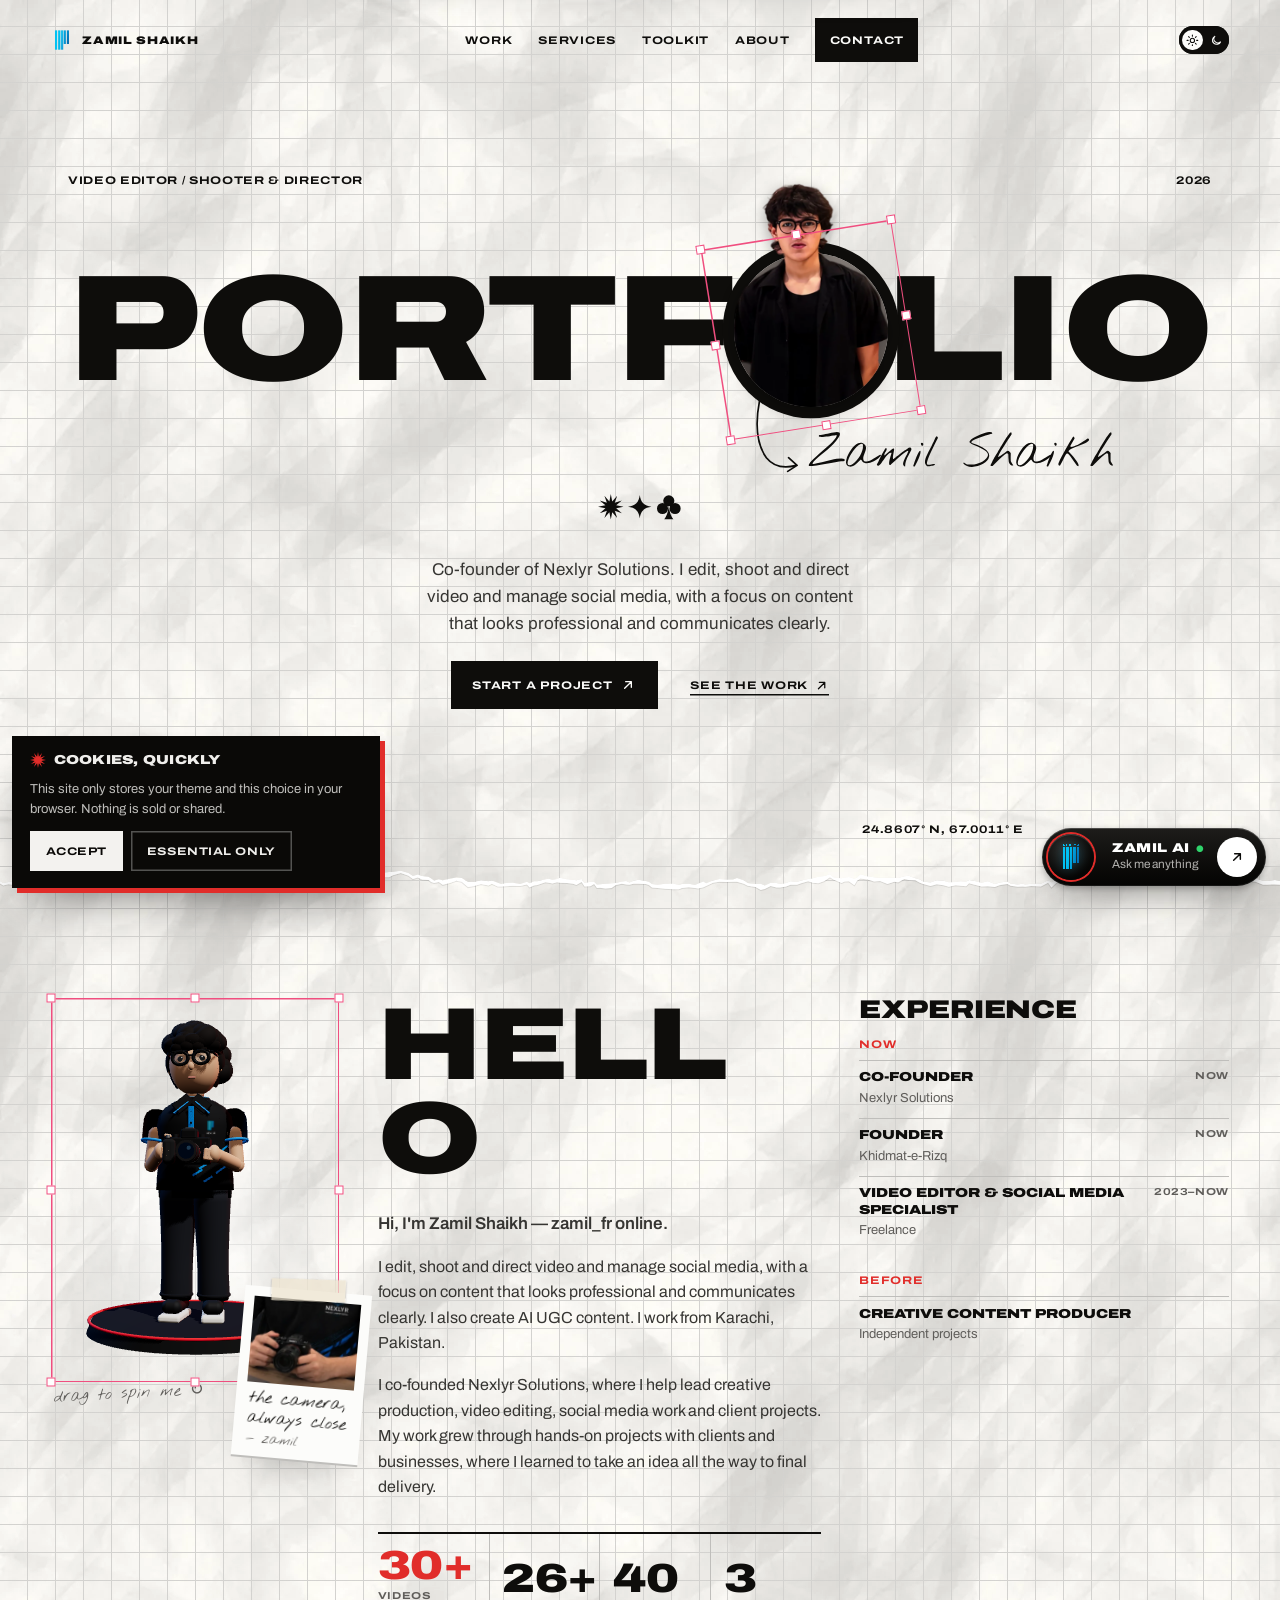
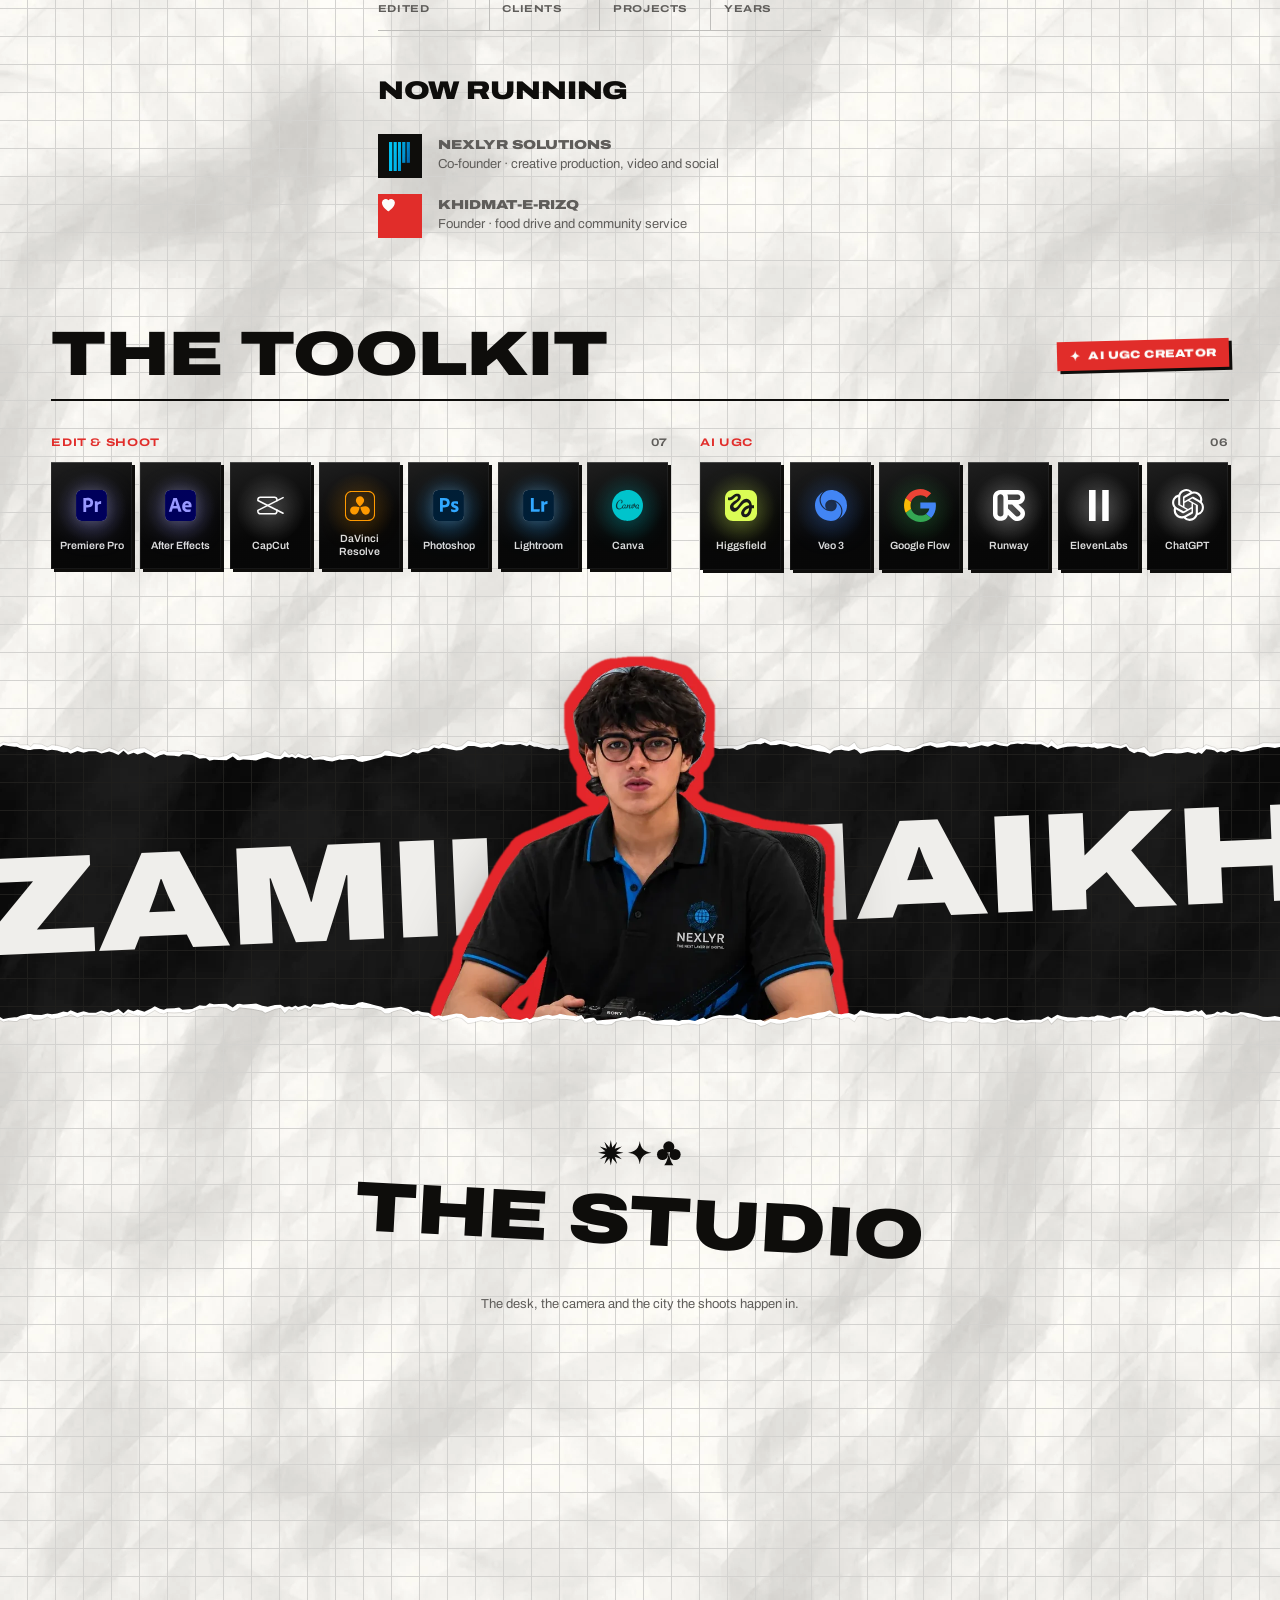
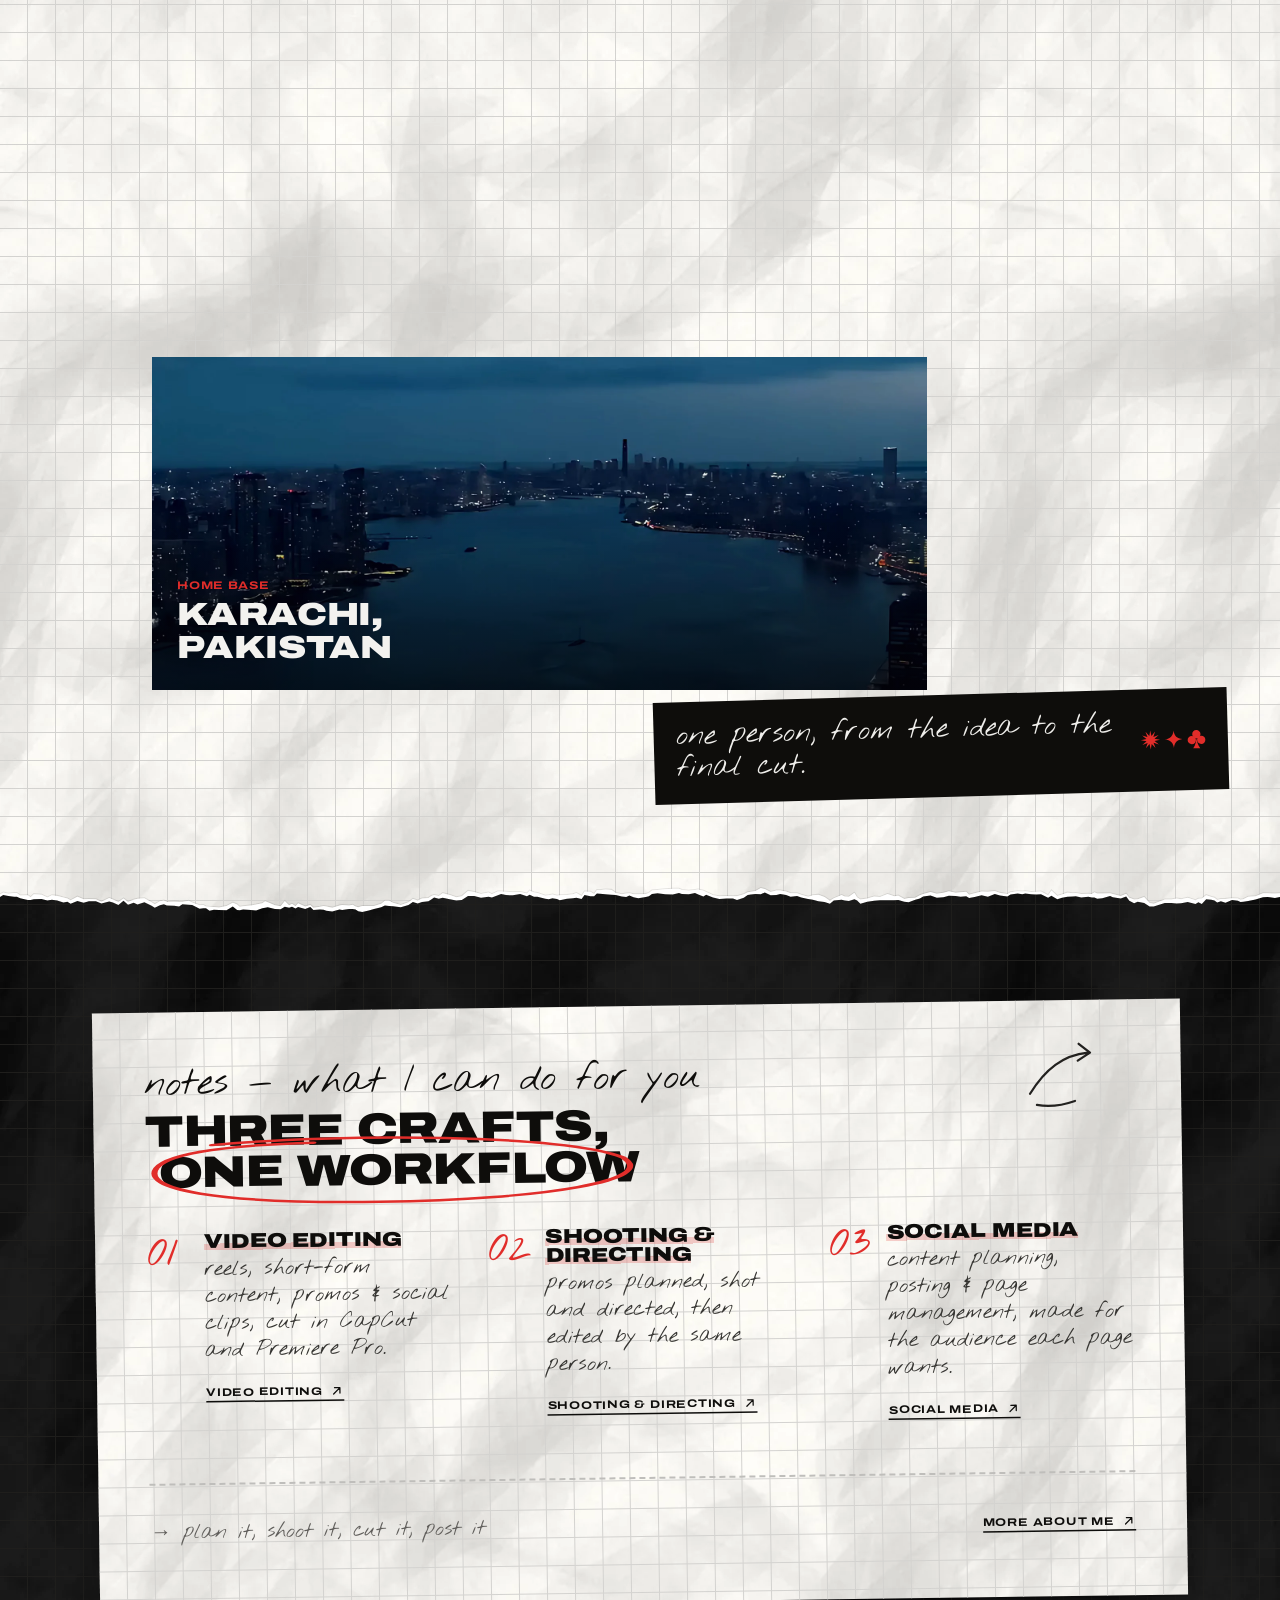
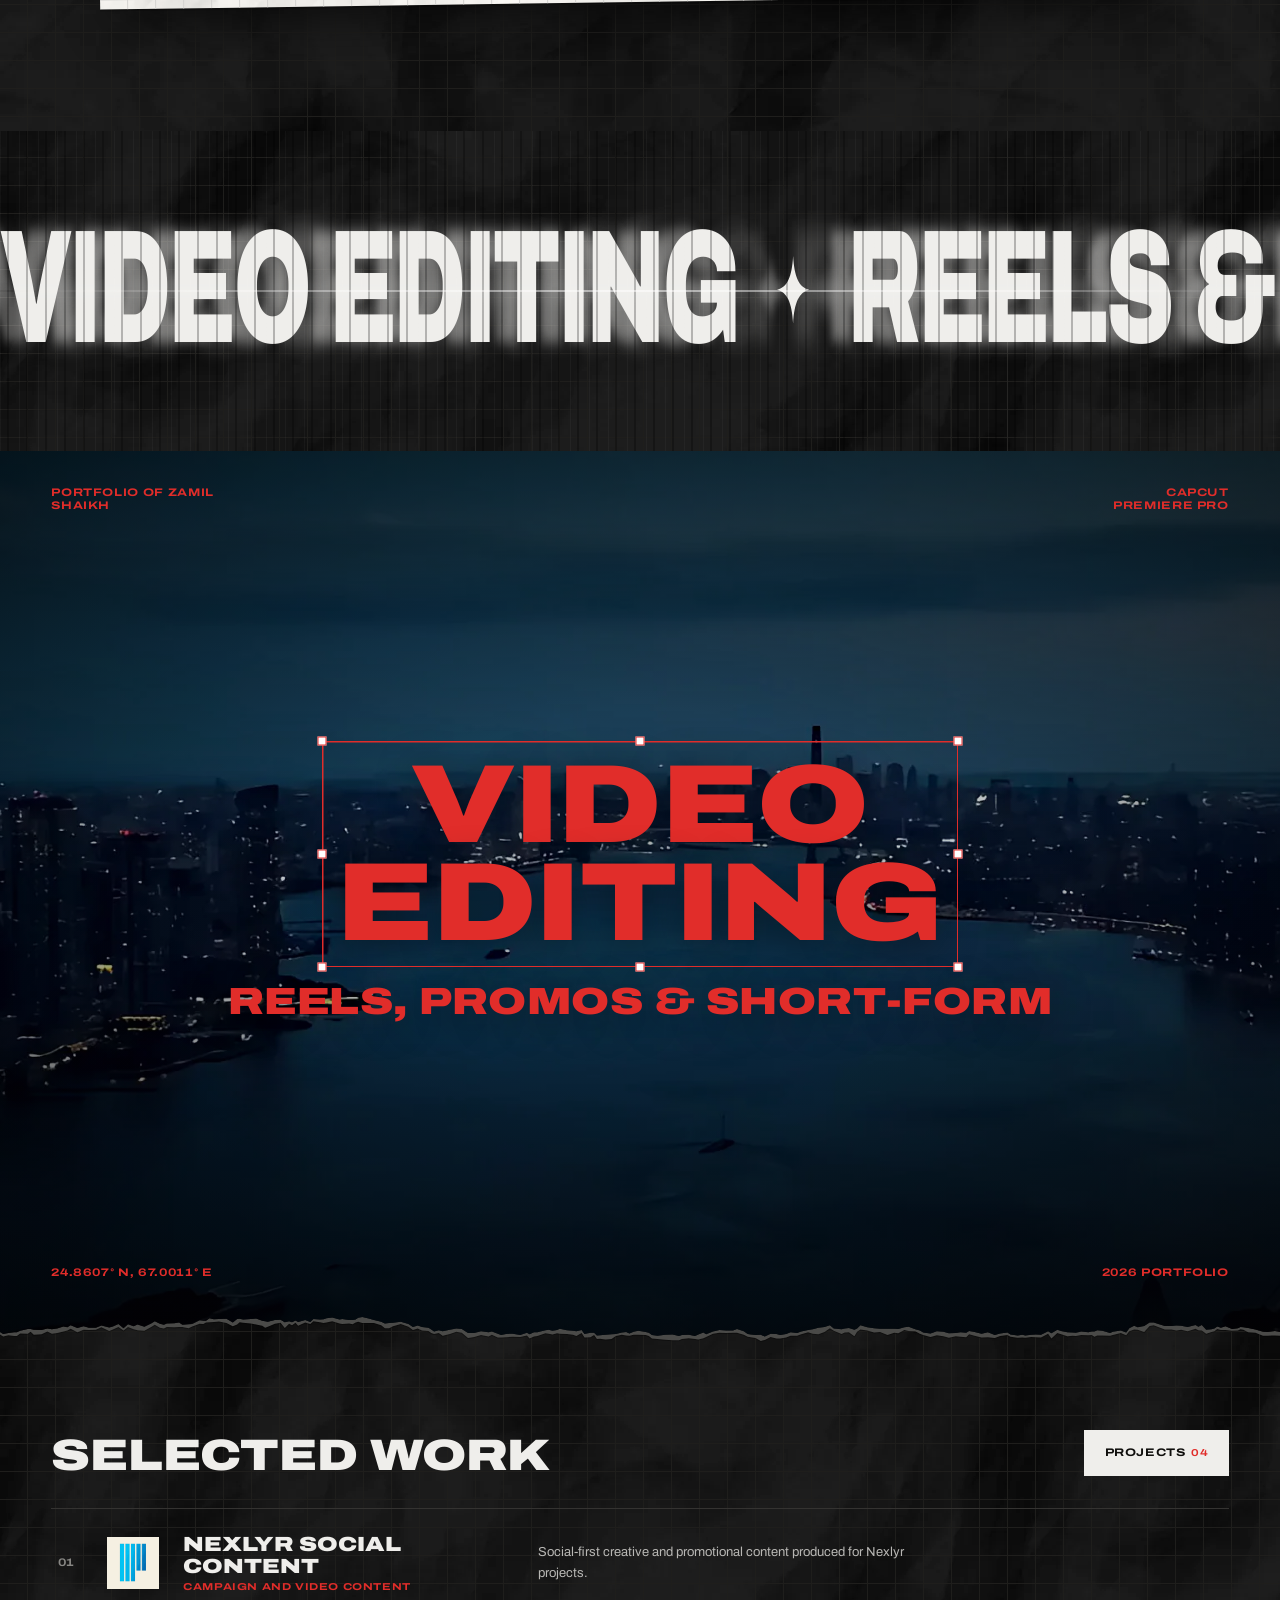
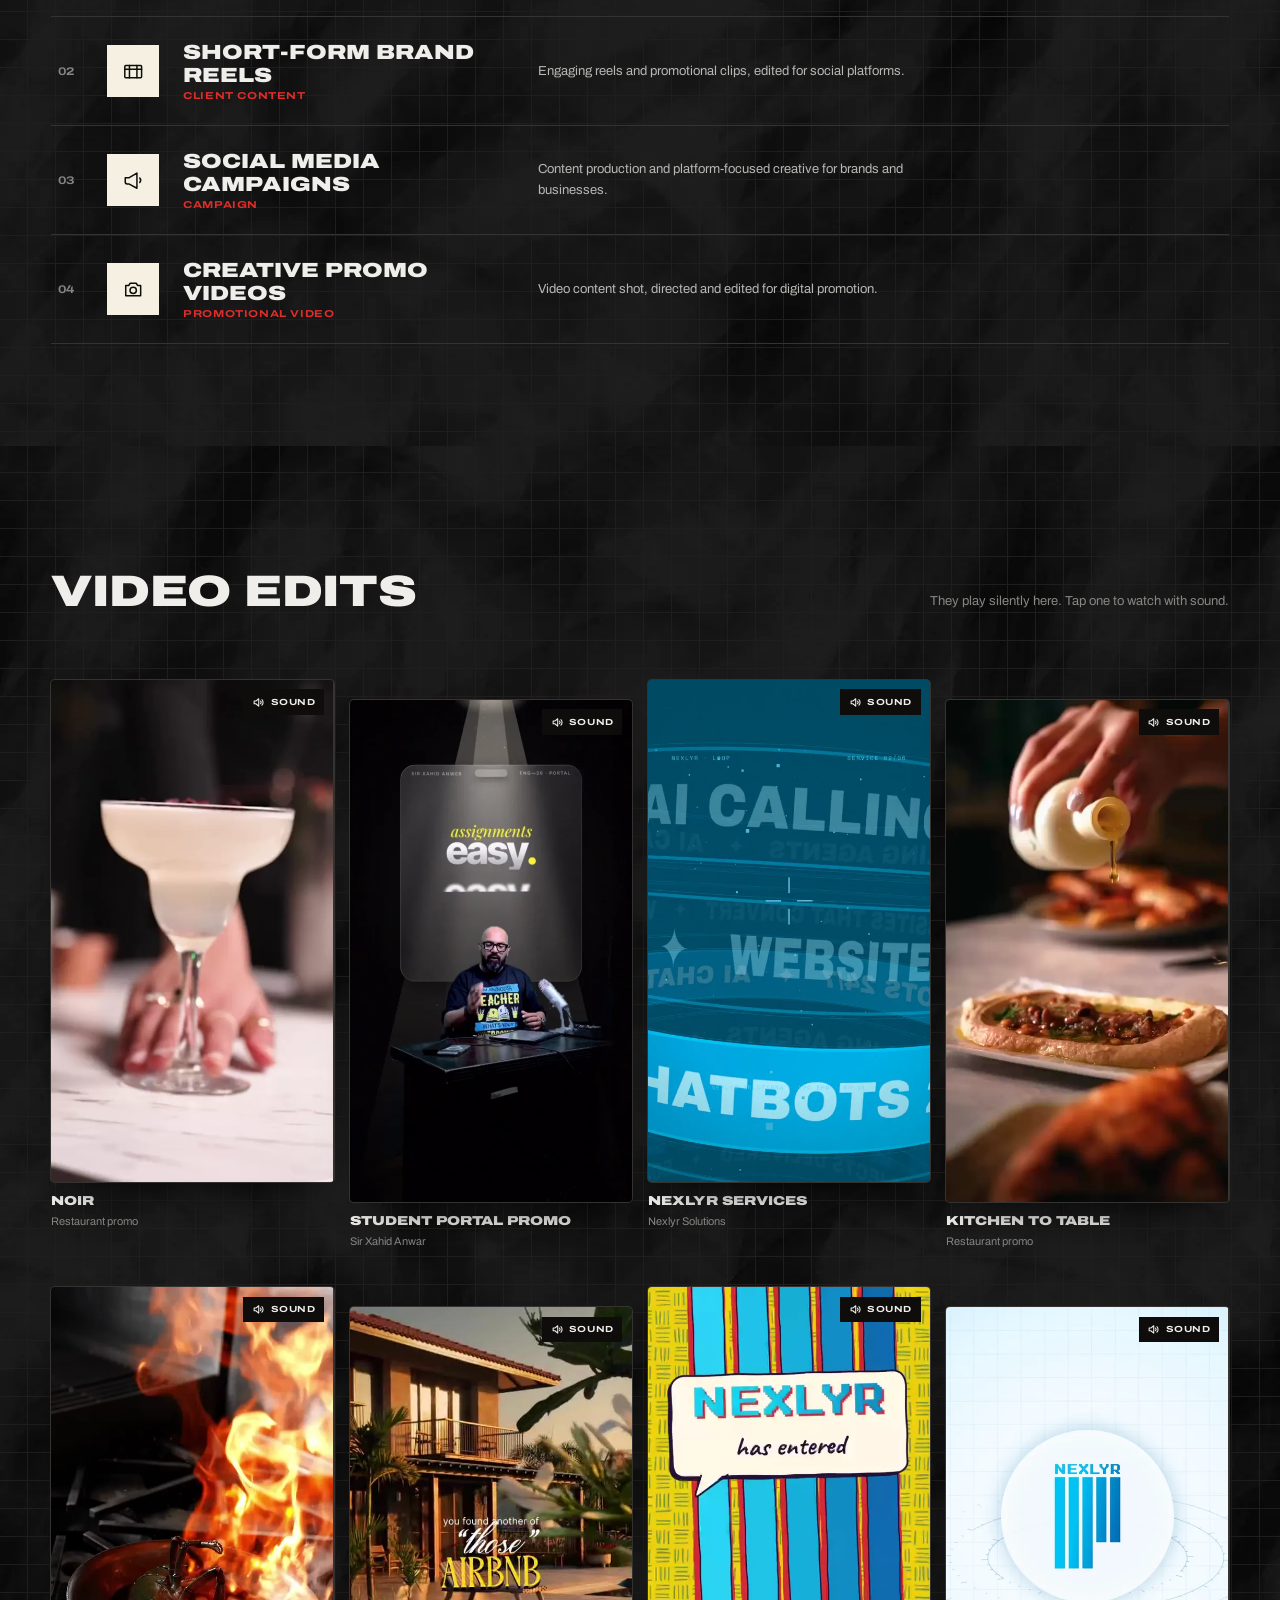
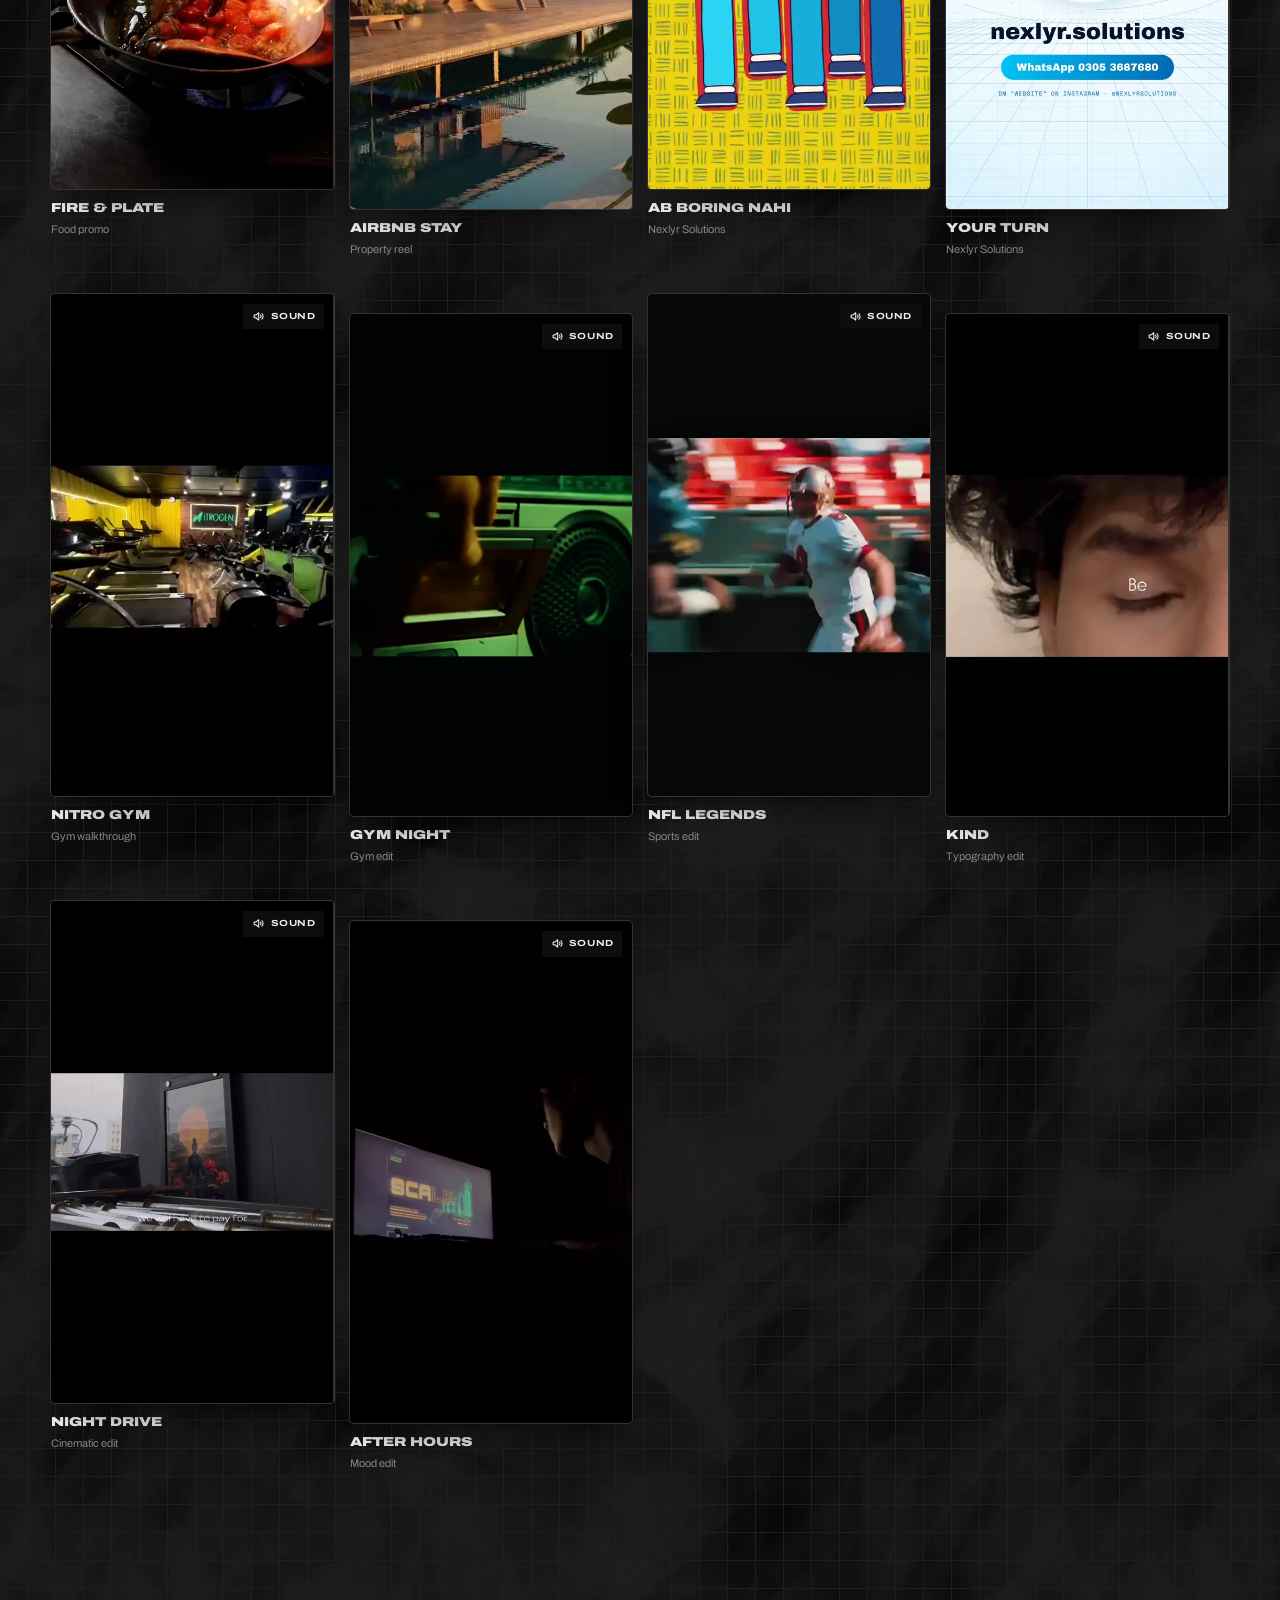
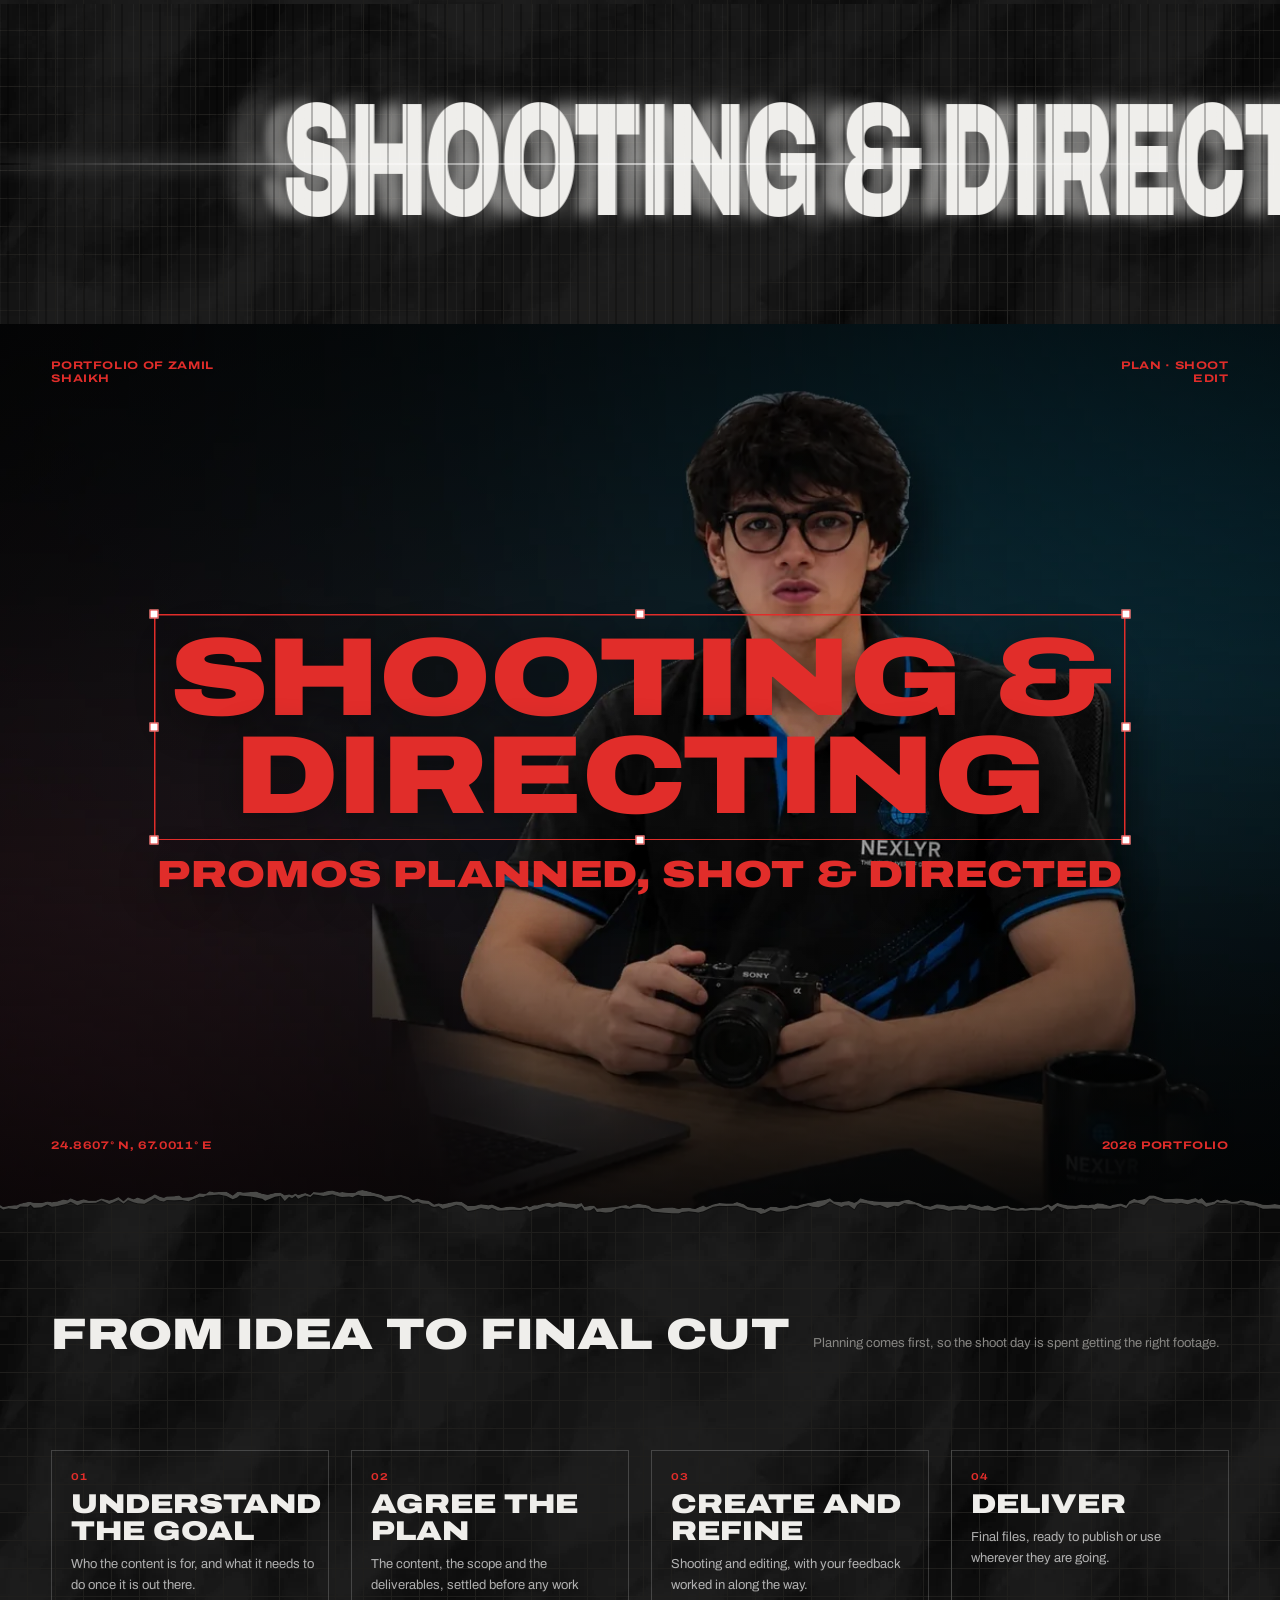
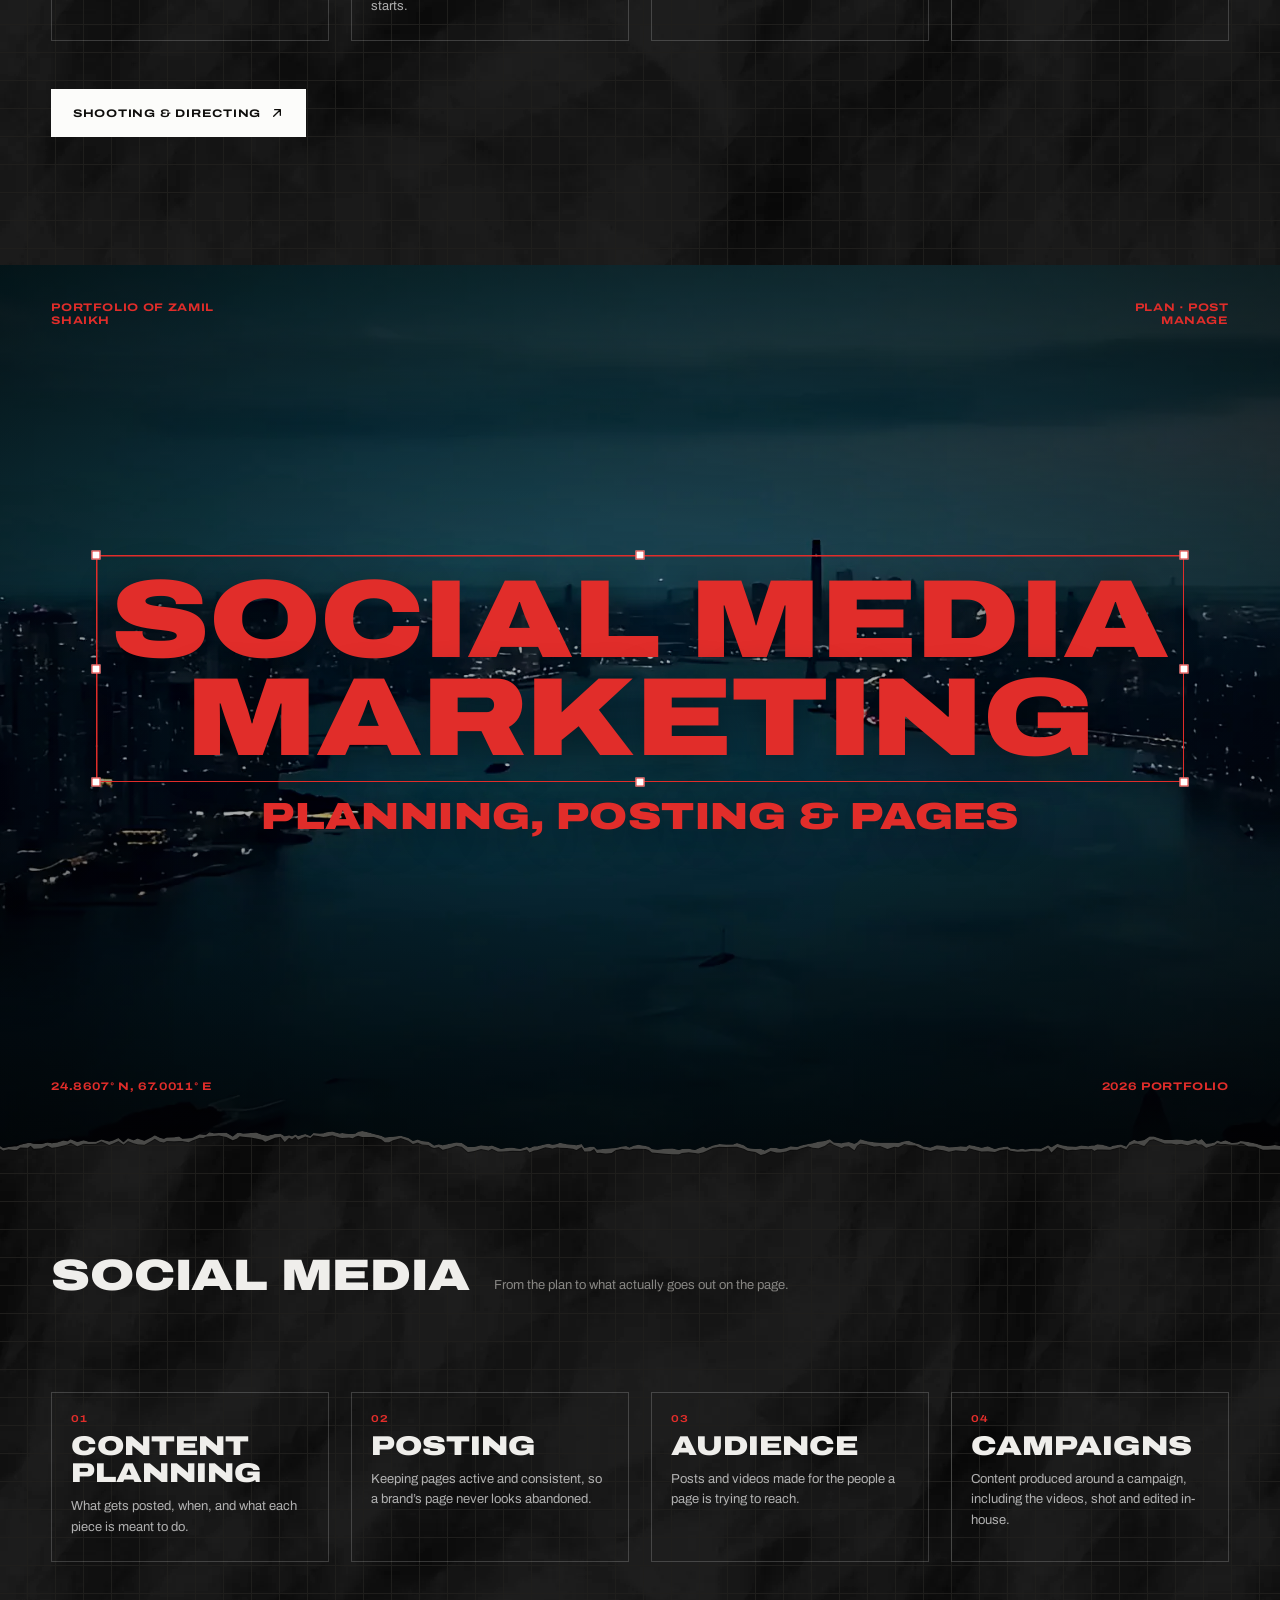
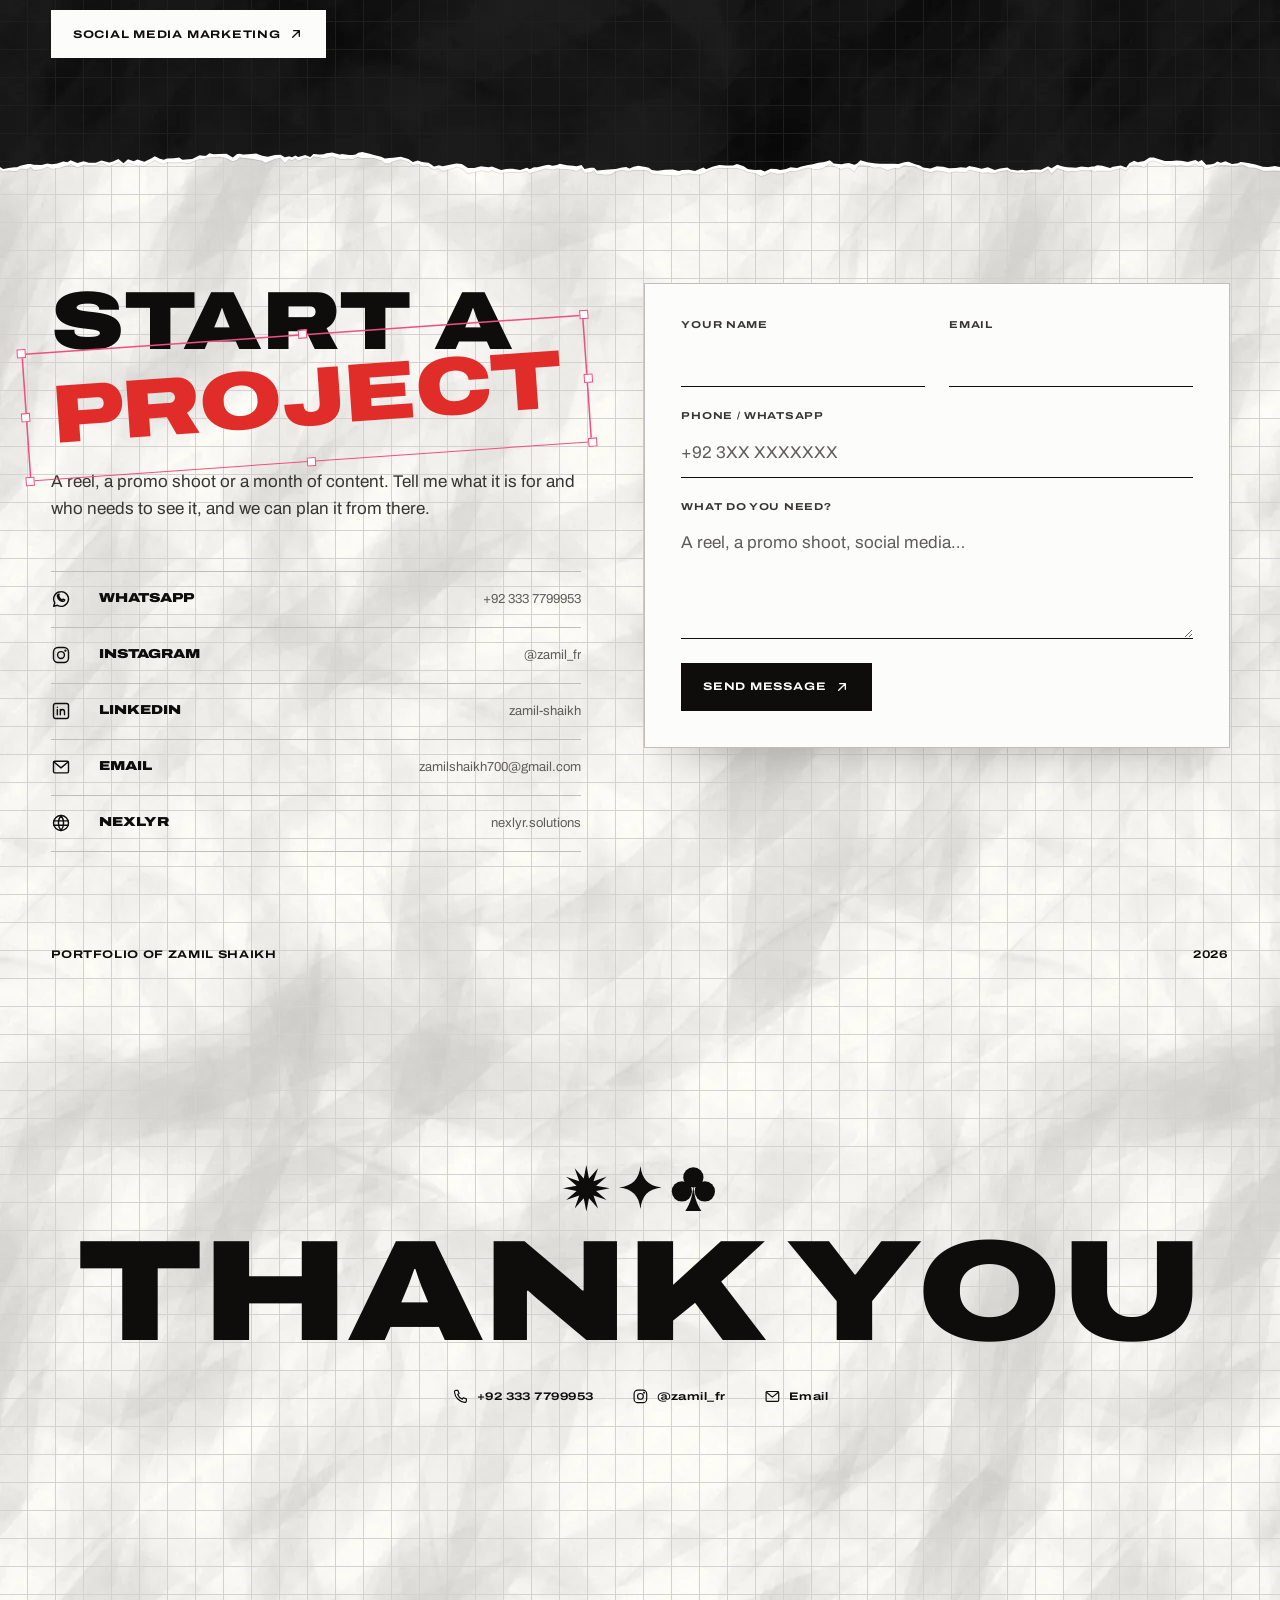
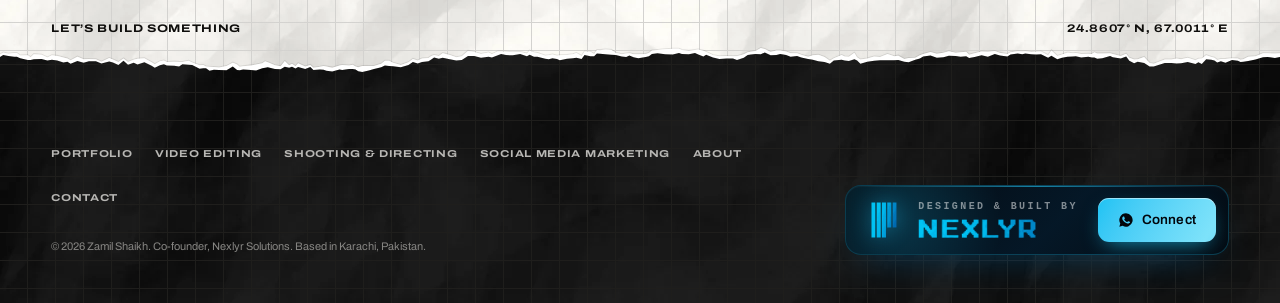
<file: index.html>
<!DOCTYPE html>
<html lang="en" class="no-js">
<head>
<meta charset="UTF-8">
<meta name="viewport" content="width=device-width, initial-scale=1.0, viewport-fit=cover">
<title>Zamil Shaikh — Video Editor &amp; Director, Co-founder of Nexlyr Solutions</title>
<meta name="description" content="Zamil Shaikh — video editor, shooter and director in Karachi, co-founder of Nexlyr Solutions. Reels, promo videos and social media management for brands.">
<meta name="keywords" content="Zamil Shaikh, Zamil, zamil_fr, video editor Karachi, videographer Karachi, reels editor, promo video editing, short-form video, social media marketing Karachi, social media manager, content creator, AI UGC, Nexlyr Solutions, Khidmat-e-Rizq">
<meta name="author" content="Zamil Shaikh">
<meta name="robots" content="index, follow, max-image-preview:large, max-snippet:-1, max-video-preview:-1">
<meta name="googlebot" content="index, follow, max-image-preview:large, max-snippet:-1">
<meta name="google-site-verification" content="wDHB1RTgLPvijMdIk2iDe6qK_QwUgyCxZqGYaZdzou4">
<meta name="geo.region" content="PK-SD">
<meta name="geo.placename" content="Karachi">
<link rel="canonical" href="https://zamil.nexlyr.solutions/">
<link rel="alternate" hreflang="x-default" href="https://zamil.nexlyr.solutions/">
<meta name="theme-color" content="#efeeea">
<link rel="icon" href="/favicon.ico" sizes="48x48">
<link rel="icon" type="image/png" sizes="96x96" href="/icon-96.png">
<link rel="icon" type="image/png" sizes="144x144" href="/icon-144.png">
<link rel="icon" type="image/png" href="/favicon.png">
<link rel="apple-touch-icon" href="/apple-touch-icon.png">
<link rel="manifest" href="/site.webmanifest">
<meta name="apple-mobile-web-app-capable" content="yes">
<meta name="mobile-web-app-capable" content="yes">
<meta name="apple-mobile-web-app-status-bar-style" content="black-translucent">
<meta name="apple-mobile-web-app-title" content="Zamil">
<meta name="format-detection" content="telephone=no">
<meta property="og:locale" content="en_US">
<meta property="og:site_name" content="Zamil Shaikh">
<meta property="og:title" content="Zamil Shaikh — Video Editor &amp; Director, Co-founder of Nexlyr Solutions">
<meta property="og:description" content="Reels, promo videos, short-form content and social media management for brands and businesses, from Karachi.">
<meta property="og:url" content="https://zamil.nexlyr.solutions/">
<meta property="og:type" content="profile">
<meta property="profile:first_name" content="Zamil">
<meta property="profile:last_name" content="Shaikh">
<meta property="profile:username" content="zamil_fr">
<meta property="og:image" content="https://zamil.nexlyr.solutions/og-card.jpg">
<meta property="og:image:secure_url" content="https://zamil.nexlyr.solutions/og-card.jpg">
<meta property="og:image:type" content="image/jpeg">
<meta property="og:image:width" content="1200">
<meta property="og:image:height" content="630">
<meta property="og:image:alt" content="Zamil Shaikh — video editor, shooter and director, co-founder of Nexlyr Solutions">
<meta name="twitter:card" content="summary_large_image">
<meta name="twitter:title" content="Zamil Shaikh — Video Editor &amp; Director, Co-founder of Nexlyr Solutions">
<meta name="twitter:description" content="Reels, promo videos, short-form content and social media management for brands and businesses, from Karachi.">
<meta name="twitter:image" content="https://zamil.nexlyr.solutions/og-card.jpg">
<meta name="twitter:image:alt" content="Zamil Shaikh — video editor, shooter and director, co-founder of Nexlyr Solutions">
<link rel="me" href="https://www.instagram.com/zamil_fr">
<link rel="me" href="https://www.linkedin.com/in/zamil-shaikh-6154ba41a">
<script>(function(){var d=document.documentElement,t='light';try{t=localStorage.getItem('hm-theme')||'light'}catch(e){}d.className='js';d.dataset.theme=t;var m=document.querySelector('meta[name=theme-color]');if(m&&t==='dark')m.content='#1c1b19'})()</script>
<link rel="preload" href="font-archivo-wide-900.woff2" as="font" type="font/woff2" crossorigin>
<link rel="preload" href="font-archivo-wide-700.woff2" as="font" type="font/woff2" crossorigin>
<link rel="preload" href="font-archivo-400.woff2" as="font" type="font/woff2" crossorigin>
<link rel="preload" href="zamil-pop.webp" as="image" fetchpriority="high">
<link rel="preload" href="paper-light.webp" as="image">
<link rel="stylesheet" href="site.css?v=1">
<script src="config.js?v=1" defer></script>
<script src="lenis.min.js" defer></script>
<script src="site.js?v=1" defer></script>
<script src="home.js?v=1" defer></script>
<script type="application/ld+json">{
  "@context": "https://schema.org",
  "@graph": [
    {
      "@type": "Person",
      "@id": "https://zamil.nexlyr.solutions/#zamil",
      "name": "Zamil Shaikh",
      "alternateName": [
        "Zamil",
        "zamil_fr"
      ],
      "url": "https://zamil.nexlyr.solutions/",
      "image": "https://zamil.nexlyr.solutions/zamil-cutout.webp",
      "email": "mailto:zamilshaikh700@gmail.com",
      "jobTitle": "Co-founder, Nexlyr Solutions",
      "description": "Video editor, shooter and director in Karachi. Co-founder of Nexlyr Solutions and founder of Khidmat-e-Rizq.",
      "worksFor": {
        "@id": "https://zamil.nexlyr.solutions/#nexlyr"
      },
      "address": {
        "@type": "PostalAddress",
        "addressLocality": "Karachi",
        "addressCountry": "PK"
      },
      "knowsAbout": [
        "Video editing",
        "Videography",
        "Directing",
        "Short-form video",
        "Promotional videos",
        "Social media marketing",
        "Social media management",
        "Content creation"
      ],
      "hasOccupation": {
        "@type": "Occupation",
        "name": "Video Editor",
        "skills": "Video editing, shooting, directing, social media management, content creation, creative direction",
        "occupationLocation": {
          "@type": "City",
          "name": "Karachi"
        },
        "occupationalCategory": "27-4032.00 Film and Video Editors"
      },
      "makesOffer": [
        {
          "@type": "Offer",
          "itemOffered": {
            "@type": "Service",
            "name": "Video editing"
          }
        },
        {
          "@type": "Offer",
          "itemOffered": {
            "@type": "Service",
            "name": "Shooting and directing"
          }
        },
        {
          "@type": "Offer",
          "itemOffered": {
            "@type": "Service",
            "name": "Social media marketing"
          }
        }
      ],
      "sameAs": [
        "https://www.instagram.com/zamil_fr",
        "https://www.linkedin.com/in/zamil-shaikh-6154ba41a",
        "https://nexlyr.solutions"
      ],
      "colleague": {
        "@type": "Person",
        "name": "Muhammad Hashir",
        "url": "https://hashir.nexlyr.solutions/",
        "jobTitle": "Founder, Nexlyr Solutions"
      },
      "memberOf": {
        "@id": "https://zamil.nexlyr.solutions/#nexlyr"
      },
      "subjectOf": {
        "@id": "https://zamil.nexlyr.solutions/#work"
      }
    },
    {
      "@type": "ProfessionalService",
      "@id": "https://zamil.nexlyr.solutions/#nexlyr",
      "name": "Nexlyr Solutions",
      "url": "https://nexlyr.solutions",
      "logo": "https://zamil.nexlyr.solutions/nexlyr-mark.png",
      "founder": [
        {
          "@type": "Person",
          "name": "Muhammad Hashir",
          "url": "https://hashir.nexlyr.solutions/"
        },
        {
          "@id": "https://zamil.nexlyr.solutions/#zamil"
        }
      ],
      "description": "Karachi agency for web development, brand identity, video editing and social media marketing.",
      "address": {
        "@type": "PostalAddress",
        "addressLocality": "Karachi",
        "addressCountry": "PK"
      },
      "areaServed": [
        {
          "@type": "City",
          "name": "Karachi"
        },
        {
          "@type": "Country",
          "name": "Pakistan"
        }
      ],
      "hasOfferCatalog": {
        "@type": "OfferCatalog",
        "name": "Services by Zamil Shaikh",
        "itemListElement": [
          {
            "@type": "Offer",
            "itemOffered": {
              "@type": "Service",
              "name": "Video editing",
              "url": "https://zamil.nexlyr.solutions/video-editing"
            }
          },
          {
            "@type": "Offer",
            "itemOffered": {
              "@type": "Service",
              "name": "Shooting and directing",
              "url": "https://zamil.nexlyr.solutions/shooting-directing"
            }
          },
          {
            "@type": "Offer",
            "itemOffered": {
              "@type": "Service",
              "name": "Social media marketing",
              "url": "https://zamil.nexlyr.solutions/social-media-marketing"
            }
          }
        ]
      }
    },
    {
      "@type": "WebSite",
      "@id": "https://zamil.nexlyr.solutions/#website",
      "url": "https://zamil.nexlyr.solutions/",
      "name": "Zamil Shaikh — Portfolio",
      "inLanguage": "en",
      "about": {
        "@id": "https://zamil.nexlyr.solutions/#zamil"
      },
      "publisher": {
        "@id": "https://zamil.nexlyr.solutions/#zamil"
      }
    },
    {
      "@type": "ProfilePage",
      "@id": "https://zamil.nexlyr.solutions/#page",
      "url": "https://zamil.nexlyr.solutions/",
      "name": "Zamil Shaikh — Video Editor & Director, Co-founder of Nexlyr Solutions",
      "isPartOf": {
        "@id": "https://zamil.nexlyr.solutions/#website"
      },
      "mainEntity": {
        "@id": "https://zamil.nexlyr.solutions/#zamil"
      },
      "primaryImageOfPage": "https://zamil.nexlyr.solutions/og-card.jpg",
      "inLanguage": "en"
    },
    {
      "@type": "Service",
      "name": "Video editing",
      "alternateName": [
        "Reels editing",
        "Short-form video editing"
      ],
      "serviceType": "Video editing",
      "description": "Reels, short-form content, promotional videos and social clips.",
      "provider": {
        "@id": "https://zamil.nexlyr.solutions/#zamil"
      },
      "areaServed": {
        "@type": "City",
        "name": "Karachi"
      },
      "url": "https://zamil.nexlyr.solutions/video-editing"
    },
    {
      "@type": "Service",
      "name": "Shooting and directing",
      "alternateName": [
        "Videography",
        "Promo shoots"
      ],
      "serviceType": "Videography",
      "description": "Promotional videos planned, shot, directed and edited for digital promotion.",
      "provider": {
        "@id": "https://zamil.nexlyr.solutions/#zamil"
      },
      "areaServed": {
        "@type": "City",
        "name": "Karachi"
      },
      "url": "https://zamil.nexlyr.solutions/shooting-directing"
    },
    {
      "@type": "Service",
      "name": "Social media marketing",
      "alternateName": [
        "Social media management"
      ],
      "serviceType": "Social media marketing",
      "description": "Content planning, posting, page management and campaign support.",
      "provider": {
        "@id": "https://zamil.nexlyr.solutions/#zamil"
      },
      "areaServed": {
        "@type": "City",
        "name": "Karachi"
      },
      "url": "https://zamil.nexlyr.solutions/social-media-marketing"
    },
    {
      "@type": "Organization",
      "@id": "https://zamil.nexlyr.solutions/#khidmat",
      "name": "Khidmat-e-Rizq",
      "founder": {
        "@id": "https://zamil.nexlyr.solutions/#zamil"
      },
      "description": "Food drive initiative supporting people through food distribution and community service.",
      "sameAs": [
        "https://www.instagram.com/khidmat_e_riqz"
      ]
    },
    {
      "@type": "FAQPage",
      "mainEntity": [
        {
          "@type": "Question",
          "name": "Who is Zamil Shaikh?",
          "acceptedAnswer": {
            "@type": "Answer",
            "text": "Zamil Shaikh is a video editor, shooter and director from Karachi, Pakistan. He is a co-founder of Nexlyr Solutions and the founder of Khidmat-e-Rizq, a food drive initiative."
          }
        },
        {
          "@type": "Question",
          "name": "What kind of work does Zamil Shaikh take?",
          "acceptedAnswer": {
            "@type": "Answer",
            "text": "Video editing, shooting, directing, and social media content and management."
          }
        },
        {
          "@type": "Question",
          "name": "Does he take smaller projects?",
          "acceptedAnswer": {
            "@type": "Answer",
            "text": "Yes, depending on the scope and timeline."
          }
        },
        {
          "@type": "Question",
          "name": "What is the fastest way to reach him?",
          "acceptedAnswer": {
            "@type": "Answer",
            "text": "WhatsApp is the fastest way. The contact form, email and Instagram also work."
          }
        }
      ]
    },
    {
      "@type": "ItemList",
      "@id": "https://zamil.nexlyr.solutions/#work",
      "name": "Selected work by Zamil Shaikh",
      "itemListElement": [
        {
          "@type": "ListItem",
          "position": 1,
          "item": {
            "@type": "CreativeWork",
            "name": "Nexlyr Social Content",
            "genre": "Campaign and video content",
            "description": "Social-first creative and promotional content produced for Nexlyr projects.",
            "creator": {
              "@id": "https://zamil.nexlyr.solutions/#zamil"
            }
          }
        },
        {
          "@type": "ListItem",
          "position": 2,
          "item": {
            "@type": "CreativeWork",
            "name": "Short-form Brand Reels",
            "genre": "Client content",
            "description": "Engaging reels and promotional clips, edited for social platforms.",
            "creator": {
              "@id": "https://zamil.nexlyr.solutions/#zamil"
            }
          }
        },
        {
          "@type": "ListItem",
          "position": 3,
          "item": {
            "@type": "CreativeWork",
            "name": "Social Media Campaigns",
            "genre": "Campaign",
            "description": "Content production and platform-focused creative for brands and businesses.",
            "creator": {
              "@id": "https://zamil.nexlyr.solutions/#zamil"
            }
          }
        },
        {
          "@type": "ListItem",
          "position": 4,
          "item": {
            "@type": "CreativeWork",
            "name": "Creative Promo Videos",
            "genre": "Promotional video",
            "description": "Video content shot, directed and edited for digital promotion.",
            "creator": {
              "@id": "https://zamil.nexlyr.solutions/#zamil"
            }
          }
        }
      ]
    },
    {
      "@type": "SiteNavigationElement",
      "name": [
        "About",
        "Services",
        "Selected work",
        "Experience",
        "Contact",
        "Video editing",
        "Shooting and directing",
        "Social media marketing"
      ],
      "url": [
        "https://zamil.nexlyr.solutions/#about",
        "https://zamil.nexlyr.solutions/#services",
        "https://zamil.nexlyr.solutions/#work",
        "https://zamil.nexlyr.solutions/#route",
        "https://zamil.nexlyr.solutions/#contact",
        "https://zamil.nexlyr.solutions/video-editing",
        "https://zamil.nexlyr.solutions/shooting-directing",
        "https://zamil.nexlyr.solutions/social-media-marketing"
      ]
    }
  ]
}</script>
</head>
<body>
<svg width="0" height="0" style="position:absolute" aria-hidden="true" focusable="false">
  <symbol id="g-burst" viewBox="0 0 24 24"><path d="M12 0L13.35 6.98L18 1.61L15.68 8.32L22.39 6L17.02 10.65L24 12L17.02 13.35L22.39 18L15.68 15.68L18 22.39L13.35 17.02L12 24L10.65 17.02L6 22.39L8.32 15.68L1.61 18L6.98 13.35L0 12L6.98 10.65L1.61 6L8.32 8.32L6 1.61L10.65 6.98Z"/></symbol>
  <symbol id="g-spark" viewBox="0 0 24 24"><path d="M12 0C12.9 7.6 16.4 11.1 24 12C16.4 12.9 12.9 16.4 12 24C11.1 16.4 7.6 12.9 0 12C7.6 11.1 11.1 7.6 12 0Z"/></symbol>
  <symbol id="g-club" viewBox="0 0 24 24"><circle cx="12" cy="6.4" r="5.2"/><circle cx="6.1" cy="13.6" r="5.2"/><circle cx="17.9" cy="13.6" r="5.2"/><path d="M12 10.5c.4 5.2 1.6 9.6 4.4 13.5H7.6c2.8-3.9 4-8.3 4.4-13.5Z"/></symbol>
  <symbol id="i-arrow" viewBox="0 0 24 24"><path d="M7 17 17 7M8.5 7H17v8.5"/></symbol>
  <symbol id="i-close" viewBox="0 0 24 24"><path d="m6.5 6.5 11 11M17.5 6.5l-11 11"/></symbol>
  <symbol id="i-left" viewBox="0 0 24 24"><path d="M14.5 5.5 8 12l6.5 6.5"/></symbol>
  <symbol id="i-right" viewBox="0 0 24 24"><path d="M9.5 5.5 16 12l-6.5 6.5"/></symbol>
  <symbol id="i-phone" viewBox="0 0 24 24"><path d="M5.5 3.5h3l1.6 4.4-2 1.4a11 11 0 0 0 6.6 6.6l1.4-2 4.4 1.6v3a2 2 0 0 1-2.2 2A16.5 16.5 0 0 1 3.5 5.7a2 2 0 0 1 2-2.2Z"/></symbol>
  <symbol id="i-insta" viewBox="0 0 24 24"><rect x="3" y="3" width="18" height="18" rx="5.4"/><circle cx="12" cy="12" r="4.1"/><circle cx="17.3" cy="6.7" r=".6"/></symbol>
  <symbol id="i-wa" viewBox="0 0 24 24"><path d="M12 3.2a8.8 8.8 0 0 0-7.5 13.4L3.2 20.8l4.4-1.3A8.8 8.8 0 1 0 12 3.2Z"/><path d="M9.2 8.3c.5 2.1 2.2 4.2 4.3 5l1-1.2 2 .9c-.2 1.5-1.7 2.2-3.2 1.7-2.8-.9-5-3.4-5.6-6-.3-1.2.6-2.4 2-2.4Z"/></symbol>
  <symbol id="i-in" viewBox="0 0 24 24"><rect x="3" y="3" width="18" height="18" rx="2.5"/><path d="M7.6 10.2v6.4M7.6 7.4v.1M11.2 16.6v-6.4M11.2 13c0-1.7 1.1-2.9 2.6-2.9s2.4 1 2.4 2.8v3.7"/></symbol>
  <symbol id="i-mail" viewBox="0 0 24 24"><rect x="3" y="5" width="18" height="14" rx="1.5"/><path d="m3.6 6 8.4 7 8.4-7"/></symbol>
  <symbol id="i-heart" viewBox="0 0 24 24"><path d="M12 20s-7.5-4.6-7.5-10.2A4.3 4.3 0 0 1 12 7.2a4.3 4.3 0 0 1 7.5 2.6C19.5 15.4 12 20 12 20Z"/></symbol>
  <symbol id="i-globe" viewBox="0 0 24 24"><circle cx="12" cy="12" r="9"/><path d="M3.4 9.4h17.2M3.4 14.6h17.2M12 3a14.6 14.6 0 0 1 0 18M12 3a14.6 14.6 0 0 0 0 18"/></symbol>
</svg>

<a class="skip" href="#main">Skip to content</a>
<header class="top">
  <div class="wrap">
    <a class="brand" href="/" aria-current="page"><img src="/nexlyr-mark.png" alt="" width="22" height="22">Zamil Shaikh</a>
    <nav aria-label="Main"><a href="#work">Work</a><a href="#services">Services</a><a href="#skills">Toolkit</a><a href="#about">About</a><a class="cta-nav" href="#contact">Contact</a></nav>
    <button class="menu-btn" type="button" data-menu aria-controls="menu" aria-expanded="false">Menu</button>
  </div>
</header>
<nav class="float" aria-label="Quick navigation">
  <a class="brand" href="/"><img src="/nexlyr-mark.png" alt="" width="22" height="22">Zamil Shaikh</a>
  <a href="#work">Work</a><a href="#services">Services</a><a href="#about">About</a><a class="cta-nav" href="#contact">Contact</a>
  <button class="menu-btn" type="button" data-menu aria-controls="menu" aria-expanded="false">Menu</button>
</nav>
<div class="sheet ink" id="menu" role="dialog" aria-modal="true" aria-label="Menu" inert>
  <div class="sheet__top"><span class="lbl">Zamil Shaikh · 2026</span><button class="sheet__close" type="button" data-menu-close>Close</button></div>
  <nav aria-label="Menu">
    <a href="#work"><small>01</small>Work</a>
    <a href="#services"><small>02</small>Services</a>
    <a href="#shoot"><small>03</small>Shoots</a>
    <a href="#social"><small>04</small>Social</a>
    <a href="#about"><small>05</small>About</a>
    <a href="#contact"><small>06</small>Contact</a>
  </nav>
  <div class="sheet__foot">
    <a class="lbl" href="/video-editing">Video editing</a><a class="lbl" href="/shooting-directing">Shooting &amp; directing</a>
    <a class="lbl" href="/social-media-marketing">Social media</a><a class="lbl" href="/about">About me</a>
  </div>
</div>
<main id="main">

<!-- ─── hero: PORTF◯LIO ─── -->
<section class="hero hero--sticky paper" aria-labelledby="h1">
  <div class="hero__mid wrap">
    <div class="mark">
      <div class="mark__labels"><span class="lbl">Video editor / <span class="hide-sm">Shooter &amp; </span>director</span><span class="lbl num">2026</span></div>
      <h1 id="h1"><span class="sr">Zamil Shaikh — </span>Portf<span class="o">o<span class="o__face" aria-hidden="true"></span><img class="o__pop" src="zamil-pop.webp" alt="" width="705" height="1045" fetchpriority="high" decoding="async"><span class="sel--tilt" data-sel aria-hidden="true"></span></span>lio</h1>
      <div class="sign" aria-hidden="true">
        <svg class="sign__arrow" viewBox="0 0 60 92"><path pathLength="1" d="M10 3C6 24 5 52 18 70c8 10 20 13 35 9M44 70l10 9-11 7"/></svg>
        <span class="sign__name"><svg viewBox="0 -840 6896 960"><path d="M48 -11Q29 -25 48 -57Q67 -89 110 -134Q152 -178 212 -231Q272 -284 336 -340Q401 -396 464 -452Q526 -507 573 -556Q620 -605 646 -644Q671 -683 661 -706Q659 -706 638 -702Q617 -698 584 -692Q551 -686 510 -680Q470 -674 430 -670Q389 -665 354 -663Q318 -661 295 -664Q272 -668 266 -678Q259 -688 277 -706Q299 -703 336 -710Q372 -716 416 -726Q459 -735 506 -746Q552 -757 594 -764Q636 -771 670 -771Q704 -771 722 -759Q739 -747 737 -721Q735 -695 706 -649Q654 -567 592 -504Q530 -440 462 -383Q394 -326 323 -270Q252 -214 183 -146Q182 -146 172 -136Q162 -125 150 -110Q139 -96 131 -81Q123 -66 126 -57Q137 -54 177 -62Q217 -70 274 -84Q331 -98 399 -114Q467 -131 535 -146Q603 -161 664 -171Q726 -181 770 -181Q813 -181 833 -168Q853 -155 838 -125Q813 -123 767 -116Q721 -110 662 -100Q604 -91 538 -80Q471 -68 404 -56Q338 -45 276 -35Q214 -25 166 -18Q117 -12 86 -10Q54 -7 48 -11ZM901 -23Q877 -43 874 -82Q872 -121 886 -170Q899 -219 926 -272Q952 -326 987 -374Q1022 -423 1063 -462Q1104 -500 1145 -518Q1186 -537 1225 -532Q1264 -526 1296 -486Q1316 -461 1320 -436Q1324 -410 1319 -384Q1314 -357 1303 -330Q1292 -302 1282 -274Q1271 -246 1264 -217Q1258 -188 1262 -158Q1267 -120 1296 -113Q1325 -106 1366 -117Q1406 -128 1451 -152Q1496 -176 1534 -200Q1573 -224 1598 -242Q1624 -260 1624 -260Q1652 -266 1656 -256Q1659 -247 1644 -228Q1630 -210 1601 -186Q1572 -163 1535 -141Q1498 -119 1456 -101Q1414 -83 1374 -76Q1334 -70 1298 -78Q1263 -85 1240 -113Q1229 -125 1224 -137Q1218 -149 1206 -158Q1191 -144 1170 -122Q1149 -99 1124 -76Q1100 -54 1072 -34Q1045 -14 1016 -4Q987 6 958 3Q928 0 901 -23ZM912 -57Q921 -25 952 -28Q983 -30 1024 -58Q1065 -86 1109 -134Q1153 -183 1188 -242Q1223 -302 1242 -368Q1260 -434 1251 -498Q1227 -517 1191 -500Q1155 -482 1114 -442Q1074 -403 1034 -348Q995 -294 965 -238Q935 -183 920 -134Q904 -85 912 -57ZM2166 -23Q2155 -36 2154 -52Q2152 -69 2156 -86Q2159 -102 2166 -118Q2172 -133 2178 -146Q2182 -156 2194 -182Q2207 -209 2222 -238Q2236 -267 2249 -292Q2262 -318 2267 -328V-350Q2257 -355 2226 -336Q2195 -318 2154 -286Q2113 -253 2067 -213Q2021 -173 1980 -136Q1940 -100 1910 -72Q1880 -43 1872 -34Q1850 -27 1844 -44Q1837 -60 1840 -90Q1843 -119 1852 -156Q1861 -192 1870 -224Q1880 -257 1888 -280Q1895 -303 1894 -305Q1874 -312 1852 -300Q1830 -288 1807 -264Q1784 -241 1761 -210Q1738 -178 1715 -146Q1692 -115 1671 -86Q1650 -58 1631 -40Q1612 -22 1596 -19Q1579 -16 1567 -34Q1566 -35 1566 -39Q1566 -43 1567 -45Q1572 -55 1582 -76Q1593 -98 1606 -125Q1619 -152 1634 -182Q1649 -211 1662 -238Q1676 -264 1686 -285Q1697 -306 1703 -316Q1708 -326 1717 -342Q1726 -357 1735 -372Q1744 -386 1751 -396Q1758 -407 1758 -407H1782Q1789 -384 1780 -364Q1771 -344 1758 -325Q1746 -306 1738 -288Q1729 -269 1737 -248Q1823 -324 1870 -360Q1916 -396 1935 -401Q1954 -406 1953 -386Q1952 -366 1944 -332Q1937 -298 1930 -254Q1922 -211 1928 -170H1940Q1946 -174 1960 -185Q1974 -196 1990 -209Q2007 -222 2022 -233Q2036 -244 2042 -248Q2053 -257 2074 -273Q2095 -289 2116 -306Q2138 -322 2156 -334Q2173 -347 2178 -350Q2182 -353 2196 -362Q2209 -372 2226 -383Q2242 -394 2257 -404Q2272 -413 2279 -418Q2294 -428 2307 -427Q2320 -426 2328 -418Q2337 -409 2339 -394Q2341 -380 2335 -362Q2311 -317 2288 -274Q2264 -231 2244 -188Q2225 -144 2212 -98Q2200 -52 2199 0Q2194 3 2188 0Q2183 -3 2178 -8Q2173 -13 2170 -18Q2166 -23 2166 -23ZM2380 -11Q2421 -143 2454 -220Q2488 -298 2510 -329Q2533 -360 2541 -349Q2549 -338 2540 -293Q2530 -248 2500 -172Q2469 -97 2414 0Q2406 3 2395 1Q2384 -1 2380 -11ZM2555 -492Q2553 -497 2553 -510Q2553 -523 2555 -526Q2578 -534 2590 -528Q2602 -522 2605 -510Q2608 -499 2604 -486Q2601 -473 2593 -466Q2585 -460 2574 -464Q2564 -469 2555 -492ZM2686 -11Q2657 -32 2648 -64Q2640 -96 2646 -134Q2652 -171 2668 -211Q2683 -251 2702 -288Q2720 -325 2738 -356Q2755 -387 2765 -407Q2768 -413 2780 -436Q2791 -459 2804 -486Q2817 -513 2828 -536Q2840 -560 2843 -566Q2846 -571 2852 -586Q2857 -600 2864 -617Q2871 -634 2880 -650Q2888 -665 2898 -672Q2907 -679 2916 -674Q2926 -669 2935 -644Q2931 -634 2916 -604Q2900 -574 2879 -532Q2858 -490 2832 -439Q2807 -388 2783 -336Q2759 -284 2738 -234Q2717 -185 2704 -144Q2690 -104 2688 -78Q2685 -51 2697 -45Q2711 -38 2734 -40Q2756 -41 2780 -45Q2804 -49 2827 -54Q2850 -58 2867 -57Q2871 -48 2861 -40Q2851 -31 2833 -24Q2815 -18 2792 -14Q2768 -9 2746 -7Q2725 -5 2708 -6Q2692 -7 2686 -11ZM3586 -11Q3581 -13 3562 -22Q3544 -31 3528 -43Q3512 -55 3506 -68Q3499 -81 3518 -90Q3529 -80 3548 -66Q3568 -52 3586 -45Q3641 -42 3693 -44Q3745 -47 3794 -58Q3844 -68 3890 -90Q3937 -111 3981 -146Q4030 -187 4046 -222Q4061 -256 4052 -286Q4042 -315 4012 -340Q3983 -366 3942 -388Q3902 -411 3856 -430Q3810 -450 3768 -468Q3726 -487 3692 -505Q3658 -523 3642 -542Q3638 -559 3659 -582Q3680 -605 3717 -630Q3754 -654 3802 -678Q3850 -703 3900 -723Q3951 -743 3998 -757Q4046 -771 4082 -774Q4118 -778 4137 -769Q4156 -760 4150 -735Q4143 -734 4114 -726Q4085 -718 4044 -706Q4002 -694 3954 -678Q3905 -662 3858 -644Q3811 -627 3771 -609Q3731 -591 3708 -574Q3685 -557 3682 -543Q3680 -529 3709 -519Q3855 -475 3938 -426Q4022 -376 4056 -326Q4090 -275 4082 -226Q4074 -177 4038 -135Q4003 -93 3946 -60Q3889 -28 3826 -10Q3762 8 3698 9Q3635 10 3586 -11ZM4114 -23Q4113 -25 4113 -28Q4113 -32 4114 -34Q4118 -42 4128 -62Q4137 -81 4148 -102Q4158 -124 4168 -143Q4178 -162 4182 -170Q4184 -173 4192 -187Q4201 -201 4214 -222Q4226 -242 4240 -267Q4255 -292 4270 -316Q4284 -340 4296 -361Q4309 -382 4317 -396Q4337 -429 4364 -474Q4390 -519 4418 -565Q4446 -611 4474 -654Q4501 -697 4524 -725Q4547 -753 4563 -762Q4579 -771 4585 -750V-718Q4578 -707 4566 -690Q4554 -672 4542 -652Q4529 -633 4517 -615Q4505 -597 4499 -587Q4490 -573 4470 -542Q4450 -511 4425 -472Q4400 -433 4374 -390Q4348 -348 4327 -311Q4306 -274 4294 -248Q4281 -221 4284 -214Q4308 -221 4336 -240Q4363 -258 4391 -279Q4419 -300 4447 -320Q4475 -339 4499 -350Q4523 -347 4541 -332Q4559 -317 4567 -294Q4566 -285 4566 -260Q4565 -236 4565 -209Q4565 -182 4566 -158Q4566 -134 4567 -125Q4568 -114 4577 -98Q4586 -81 4596 -64Q4607 -48 4616 -36Q4624 -24 4623 -23Q4603 -16 4585 -22Q4567 -29 4554 -44Q4540 -58 4532 -76Q4523 -95 4521 -113Q4520 -122 4518 -146Q4516 -171 4514 -198Q4513 -225 4512 -249Q4510 -273 4510 -282L4487 -294Q4481 -297 4466 -289Q4452 -281 4433 -267Q4414 -253 4393 -235Q4372 -217 4354 -201Q4335 -185 4322 -173Q4309 -161 4306 -158Q4298 -150 4277 -130Q4256 -109 4232 -86Q4209 -62 4188 -41Q4168 -20 4160 -11Q4146 -8 4134 -8Q4121 -9 4114 -23ZM4716 -23Q4692 -43 4690 -82Q4687 -121 4700 -170Q4714 -219 4740 -272Q4767 -326 4802 -374Q4837 -423 4878 -462Q4919 -500 4960 -518Q5001 -537 5040 -532Q5079 -526 5111 -486Q5131 -461 5135 -436Q5139 -410 5134 -384Q5129 -357 5118 -330Q5107 -302 5096 -274Q5086 -246 5080 -217Q5073 -188 5077 -158Q5082 -120 5111 -113Q5140 -106 5180 -117Q5221 -128 5266 -152Q5311 -176 5350 -200Q5388 -224 5414 -242Q5439 -260 5439 -260Q5467 -266 5470 -256Q5474 -247 5460 -228Q5445 -210 5416 -186Q5387 -163 5350 -141Q5313 -119 5271 -101Q5229 -83 5189 -76Q5149 -70 5114 -78Q5078 -85 5055 -113Q5044 -125 5038 -137Q5033 -149 5021 -158Q5006 -144 4985 -122Q4964 -99 4940 -76Q4915 -54 4888 -34Q4860 -14 4831 -4Q4802 6 4772 3Q4743 0 4716 -23ZM4727 -57Q4736 -25 4767 -28Q4798 -30 4839 -58Q4880 -86 4924 -134Q4968 -183 5003 -242Q5038 -302 5056 -368Q5075 -434 5066 -498Q5042 -517 5006 -500Q4970 -482 4930 -442Q4889 -403 4850 -348Q4810 -294 4780 -238Q4750 -183 4734 -134Q4719 -85 4727 -57ZM5370 -11Q5411 -143 5444 -220Q5478 -298 5500 -329Q5523 -360 5531 -349Q5539 -338 5530 -293Q5520 -248 5490 -172Q5459 -97 5404 0Q5396 3 5385 1Q5374 -1 5370 -11ZM5545 -492Q5543 -497 5543 -510Q5543 -523 5545 -526Q5568 -534 5580 -528Q5592 -522 5595 -510Q5598 -499 5594 -486Q5591 -473 5583 -466Q5575 -460 5564 -464Q5554 -469 5545 -492ZM6040 -34Q5976 -122 5937 -180Q5898 -237 5873 -265Q5848 -293 5832 -292Q5816 -291 5798 -262Q5779 -232 5752 -175Q5725 -118 5678 -34Q5672 -23 5666 -20Q5659 -18 5653 -20Q5647 -23 5642 -30Q5637 -37 5634 -45Q5631 -55 5641 -84Q5651 -112 5670 -152Q5690 -193 5716 -242Q5743 -292 5772 -344Q5802 -396 5832 -447Q5861 -498 5886 -542Q5912 -585 5932 -618Q5952 -651 5961 -667Q5968 -672 5976 -668Q5983 -664 5988 -656Q5994 -647 5996 -638Q5998 -628 5994 -622L5904 -464V-441Q5925 -436 5956 -444Q5988 -453 6024 -469Q6061 -485 6099 -506Q6137 -528 6172 -550Q6206 -571 6234 -590Q6261 -610 6277 -622Q6290 -629 6300 -626Q6311 -623 6316 -615Q6322 -607 6321 -596Q6320 -585 6311 -576Q6283 -547 6244 -526Q6206 -506 6163 -490Q6120 -473 6076 -458Q6031 -444 5990 -427Q5949 -410 5915 -389Q5881 -368 5859 -339Q5872 -328 5894 -304Q5915 -281 5940 -252Q5966 -223 5992 -190Q6018 -158 6038 -128Q6059 -97 6072 -72Q6086 -48 6086 -34V-11Q6078 -7 6072 -8Q6065 -10 6059 -14Q6053 -18 6048 -24Q6044 -29 6040 -34ZM6353 -23Q6352 -25 6352 -28Q6352 -32 6353 -34Q6357 -42 6366 -62Q6376 -81 6386 -102Q6397 -124 6407 -143Q6417 -162 6421 -170Q6423 -173 6432 -187Q6440 -201 6452 -222Q6465 -242 6480 -267Q6494 -292 6508 -316Q6523 -340 6536 -361Q6548 -382 6556 -396Q6576 -429 6602 -474Q6629 -519 6657 -565Q6685 -611 6712 -654Q6740 -697 6763 -725Q6786 -753 6802 -762Q6818 -771 6824 -750V-718Q6817 -707 6805 -690Q6793 -672 6780 -652Q6768 -633 6756 -615Q6744 -597 6738 -587Q6729 -573 6709 -542Q6689 -511 6664 -472Q6639 -433 6613 -390Q6587 -348 6566 -311Q6545 -274 6532 -248Q6520 -221 6523 -214Q6547 -221 6574 -240Q6602 -258 6630 -279Q6658 -300 6686 -320Q6714 -339 6738 -350Q6762 -347 6780 -332Q6798 -317 6806 -294Q6805 -285 6804 -260Q6804 -236 6804 -209Q6804 -182 6804 -158Q6805 -134 6806 -125Q6807 -114 6816 -98Q6825 -81 6836 -64Q6846 -48 6854 -36Q6863 -24 6862 -23Q6842 -16 6824 -22Q6806 -29 6792 -44Q6779 -58 6770 -76Q6762 -95 6760 -113Q6759 -122 6757 -146Q6755 -171 6754 -198Q6752 -225 6750 -249Q6749 -273 6749 -282L6726 -294Q6720 -297 6706 -289Q6691 -281 6672 -267Q6653 -253 6632 -235Q6611 -217 6592 -201Q6574 -185 6561 -173Q6548 -161 6545 -158Q6537 -150 6516 -130Q6495 -109 6472 -86Q6448 -62 6428 -41Q6407 -20 6399 -11Q6385 -8 6372 -8Q6360 -9 6353 -23Z"/></svg></span>
      </div>
    </div>
    <span class="glyphs hero__glyphs" aria-hidden="true"><svg><use href="#g-burst"/></svg><svg><use href="#g-spark"/></svg><svg><use href="#g-club"/></svg></span>
    <div class="hero__intro">
      <p>Co-founder of Nexlyr Solutions. I edit, shoot and direct video and manage social media, with a focus on content that looks professional and communicates clearly.</p>
      <div class="hero__acts">
        <a class="btn" href="#contact">Start a project<svg viewBox="0 0 24 24" aria-hidden="true"><use href="#i-arrow"/></svg></a>
        <a class="link" href="#work">See the work<svg viewBox="0 0 24 24" aria-hidden="true"><use href="#i-arrow"/></svg></a>
      </div>
    </div>
  </div>
  <div class="hero__foot wrap"><span class="lbl">Portfolio of Zamil Shaikh</span><span class="lbl num">24.8607° N, 67.0011° E</span></div>
</section>

<!-- ─── HELLO ─── -->
<section class="hello paper tear-tb" id="about" aria-labelledby="hello-h">
  <div class="wrap">
    <div class="hello__grid">
      <div class="hello__turn">
        <div class="collage">
          <div class="turn" data-sel data-reveal>
            <div class="turn__img rv"><img src="zamil-cutout.webp" alt="Zamil Shaikh in a black shirt and glasses" width="805" height="1314" loading="lazy" decoding="async"></div>
            <span class="turn__tag hand" aria-hidden="true">drag to spin me ↻</span>
          </div>
          <figure class="shot shot--pol collage__pol" style="--r:5deg" data-reveal><img src="zamil-camera.webp" alt="Zamil's hands on his Sony camera at the Nexlyr desk" width="480" height="384" loading="lazy" decoding="async"><figcaption>the camera, always close<small>— zamil</small></figcaption></figure>
        </div>
      </div>
      <div class="hello__copy">
        <h2 id="hello-h">Hello</h2>
        <p class="hello__lead">Hi, I'm Zamil Shaikh — zamil_fr online.</p>
        <p>I edit, shoot and direct video and manage social media, with a focus on content that looks professional and communicates clearly. I also create AI UGC content. I work from Karachi, Pakistan.</p>
        <p>I co-founded Nexlyr Solutions, where I help lead creative production, video editing, social media work and client projects. My work grew through hands-on projects with clients and businesses, where I learned to take an idea all the way to final delivery.</p>
        <dl class="facts">
          <div><dt>Videos edited</dt><dd class="num">30+</dd></div>
          <div><dt>Clients</dt><dd class="num">26+</dd></div>
          <div><dt>Projects</dt><dd class="num">40</dd></div>
          <div><dt>Years</dt><dd class="num">3</dd></div>
        </dl>
        <div class="ventures">
          <h3>Now running</h3>
          <a class="venture" href="https://nexlyr.solutions" target="_blank" rel="noopener"><img src="nexlyr-mark.png" alt="" width="44" height="44" loading="lazy"><span><b>Nexlyr Solutions</b><span>Co-founder · creative production, video and social</span></span></a>
          <a class="venture" href="https://www.instagram.com/khidmat_e_riqz" target="_blank" rel="noopener"><span class="venture__ico" aria-hidden="true"><svg viewBox="0 0 24 24"><use href="#i-heart"/></svg></span><span><b>Khidmat-e-Rizq</b><span>Founder · food drive and community service</span></span></a>
        </div>
      </div>
      <div class="hello__side">
        <div id="route">
          <h3>Experience</h3>
          <div class="exp" id="expList"><div class="exp__group"><span class="lbl">Now</span><div class="exp__row"><b>Co-founder</b><span>Nexlyr Solutions</span><em class="num">Now</em></div><div class="exp__row"><b>Founder</b><span>Khidmat-e-Rizq</span><em class="num">Now</em></div><div class="exp__row"><b>Video Editor &amp; Social Media Specialist</b><span>Freelance</span><em class="num">2023–now</em></div></div><div class="exp__group"><span class="lbl">Before</span><div class="exp__row"><b>Creative Content Producer</b><span>Independent projects</span></div></div></div>
        </div>
        <div id="certsBox" hidden>
          <h3>Certificates</h3>
          <div class="exp" id="certs"></div>
        </div>
      </div>
    </div>
    <div class="toolkit" id="skills">
      <div class="tk-head">
        <h3 class="tk-title">The toolkit</h3>
        <p class="ai-badge"><svg aria-hidden="true"><use href="#g-spark"/></svg>AI UGC creator</p>
      </div>
      <div class="tk-group">
        <p class="tk-lbl"><span class="lbl">Edit &amp; shoot</span><span class="lbl num">07</span></p>
        <ul class="tk-grid" role="list"><li class="tk tk--edge" style="--g:#9999FF"><span class="tk__logo"><img src="skills/premiere.svg" style="--s:1.00" alt="" width="40" height="40" loading="lazy" decoding="async"></span><span class="tk__name">Premiere Pro</span></li><li class="tk tk--edge" style="--g:#9999FF"><span class="tk__logo"><img src="skills/after-effects.svg" style="--s:1.00" alt="" width="40" height="40" loading="lazy" decoding="async"></span><span class="tk__name">After Effects</span></li><li class="tk tk--mono" style="--g:#ffffff"><span class="tk__logo"><img src="skills/capcut.svg" style="--s:1.00" alt="" width="40" height="40" loading="lazy" decoding="async"></span><span class="tk__name">CapCut</span></li><li class="tk" style="--g:#FF9A00"><span class="tk__logo"><img src="skills/davinci.svg" style="--s:0.95" alt="" width="40" height="40" loading="lazy" decoding="async"></span><span class="tk__name">DaVinci Resolve</span></li><li class="tk tk--edge" style="--g:#31A8FF"><span class="tk__logo"><img src="skills/photoshop.svg" style="--s:1.00" alt="" width="40" height="40" loading="lazy" decoding="async"></span><span class="tk__name">Photoshop</span></li><li class="tk tk--edge" style="--g:#31A8FF"><span class="tk__logo"><img src="skills/lightroom.svg" style="--s:1.00" alt="" width="40" height="40" loading="lazy" decoding="async"></span><span class="tk__name">Lightroom</span></li><li class="tk" style="--g:#00C4CC"><span class="tk__logo"><img src="skills/canva.svg" style="--s:1.00" alt="" width="40" height="40" loading="lazy" decoding="async"></span><span class="tk__name">Canva</span></li></ul>
      </div>
      <div class="tk-group">
        <p class="tk-lbl"><span class="lbl">AI UGC</span><span class="lbl num">06</span></p>
        <ul class="tk-grid" role="list"><li class="tk" style="--g:#DAFD55"><span class="tk__logo"><img src="skills/higgsfield.svg" style="--s:1.00" alt="" width="40" height="40" loading="lazy" decoding="async"></span><span class="tk__name">Higgsfield</span></li><li class="tk" style="--g:#4285F4"><span class="tk__logo"><img src="skills/veo.svg" style="--s:1.00" alt="" width="40" height="40" loading="lazy" decoding="async"></span><span class="tk__name">Veo 3</span></li><li class="tk" style="--g:#34A853"><span class="tk__logo"><img src="skills/google-flow.svg" style="--s:1.00" alt="" width="40" height="40" loading="lazy" decoding="async"></span><span class="tk__name">Google Flow</span></li><li class="tk tk--mono" style="--g:#ffffff"><span class="tk__logo"><img src="skills/runway.svg" style="--s:1.00" alt="" width="40" height="40" loading="lazy" decoding="async"></span><span class="tk__name">Runway</span></li><li class="tk tk--mono" style="--g:#ffffff"><span class="tk__logo"><img src="skills/elevenlabs.svg" style="--s:0.62" alt="" width="40" height="40" loading="lazy" decoding="async"></span><span class="tk__name">ElevenLabs</span></li><li class="tk tk--mono" style="--g:#ffffff"><span class="tk__logo"><img src="skills/chatgpt.svg" style="--s:1.00" alt="" width="40" height="40" loading="lazy" decoding="async"></span><span class="tk__name">ChatGPT</span></li></ul>
      </div>
    </div>
  </div>
</section>

<!-- ─── black band: marquee + sticker ─── -->
<section class="band ink" aria-label="Zamil Shaikh, video editor, shooter and director">
  <div class="marquee" aria-hidden="true">
    <div class="marquee__track"><div class="marquee__item"><span>Zamil Shaikh</span><svg aria-hidden="true"><use href="#g-burst"/></svg><span>Video editor</span><svg aria-hidden="true"><use href="#g-spark"/></svg><span>Shooter &amp; director</span><svg aria-hidden="true"><use href="#g-club"/></svg><span>Nexlyr Solutions</span><svg aria-hidden="true"><use href="#g-burst"/></svg><span>2026</span><svg aria-hidden="true"><use href="#g-spark"/></svg></div><div class="marquee__item"><span>Zamil Shaikh</span><svg aria-hidden="true"><use href="#g-burst"/></svg><span>Video editor</span><svg aria-hidden="true"><use href="#g-spark"/></svg><span>Shooter &amp; director</span><svg aria-hidden="true"><use href="#g-club"/></svg><span>Nexlyr Solutions</span><svg aria-hidden="true"><use href="#g-burst"/></svg><span>2026</span><svg aria-hidden="true"><use href="#g-spark"/></svg></div></div>
  </div>
  <figure class="sticker"><img src="zamil-sticker.webp" alt="Zamil Shaikh at the Nexlyr desk with his camera" width="754" height="736" loading="lazy" decoding="async"></figure>
</section>

<!-- ─── the studio ─── -->
<section class="studio paper tear-tb" id="studio" aria-labelledby="studio-h">
  <div class="wrap">
    <div class="studio__head">
      <span class="glyphs" aria-hidden="true"><svg><use href="#g-burst"/></svg><svg><use href="#g-spark"/></svg><svg><use href="#g-club"/></svg></span>
      <h2 id="studio-h"><span data-sel class="sel--tilt-r">The studio</span></h2>
      <p>The desk, the camera and the city the shoots happen in.</p>
    </div>
    <div class="studio-grid studio-grid--z">
      <figure class="shot shot--hero" data-reveal>
        <img src="studio-portrait.webp" alt="Zamil Shaikh in the Nexlyr Solutions polo at his desk, holding his camera" width="1200" height="900" loading="lazy" decoding="async">
        <span class="shot__sel" data-sel aria-hidden="true"></span>
        <figcaption><span class="lbl">The co-founder's desk</span><b>Where Nexlyr's videos get cut</b></figcaption>
      </figure>
      <figure class="shot shot--pol" style="--r:-4deg" data-reveal><img src="avatar-ink.webp" alt="Black and white portrait of Zamil Shaikh" width="320" height="320" loading="lazy" decoding="async"><figcaption>behind the edits<small>— zamil</small></figcaption></figure>
      <figure class="shot shot--pol shot--tall" style="--r:3deg" data-reveal><img src="zamil-standing.webp" alt="Zamil Shaikh standing in a black shirt" width="660" height="880" loading="lazy" decoding="async"><figcaption>shoot, edit, direct<small>— karachi</small></figcaption></figure>
      <figure class="shot shot--wide" data-reveal><img src="hero-poster.webp" alt="Karachi's skyline and harbour at dusk" width="1920" height="1080" loading="lazy" decoding="async"><figcaption><span class="lbl">Home base</span><b>Karachi, Pakistan</b></figcaption></figure>
      <div class="shot shot--note" data-reveal><span class="hand">one person, from the idea to the final cut.</span><span class="glyphs" aria-hidden="true"><svg><use href="#g-burst"/></svg><svg><use href="#g-spark"/></svg><svg><use href="#g-club"/></svg></span></div>
    </div>
  </div>
</section>

<!-- ─── services as marker notes ─── -->
<section class="notes-sec ink" id="services" aria-labelledby="services-h">
  <div class="wrap">
    <div class="sheetnote paper">
      <svg class="sheetnote__doodle" viewBox="0 0 100 70" aria-hidden="true"><path d="M8 52c14-22 30-34 52-36M52 8l10 8-11 7M14 62c10 2 22 1 34-3"/></svg>
      <div class="sheetnote__title">
        <span class="hand">notes — what I can do for you</span>
        <h2 id="services-h">Three crafts, <span class="ring">one workflow<svg viewBox="0 0 200 70" preserveAspectRatio="none" aria-hidden="true"><path d="M30 8C80-2 170 2 192 26c14 22-30 40-96 40C30 66 2 50 8 30 13 14 40 8 70 7"/></svg></span></h2>
      </div>
      <div class="crafts crafts--3">
        <div class="craft"><span class="craft__n" aria-hidden="true">01</span><h3><span class="scrib">Video editing</span></h3><p>reels, short-form content, promos &amp; social clips, cut in CapCut and Premiere Pro.</p><a class="link" href="/video-editing">Video editing<svg viewBox="0 0 24 24" aria-hidden="true"><use href="#i-arrow"/></svg></a></div>
        <div class="craft"><span class="craft__n" aria-hidden="true">02</span><h3><span class="scrib">Shooting &amp; directing</span></h3><p>promos planned, shot and directed, then edited by the same person.</p><a class="link" href="/shooting-directing">Shooting &amp; directing<svg viewBox="0 0 24 24" aria-hidden="true"><use href="#i-arrow"/></svg></a></div>
        <div class="craft"><span class="craft__n" aria-hidden="true">03</span><h3><span class="scrib">Social media</span></h3><p>content planning, posting &amp; page management, made for the audience each page wants.</p><a class="link" href="/social-media-marketing">Social media<svg viewBox="0 0 24 24" aria-hidden="true"><use href="#i-arrow"/></svg></a></div>
      </div>
      <div class="sheetnote__foot"><span class="hand">→ plan it, shoot it, cut it, post it</span><a class="link" href="/about">More about me<svg viewBox="0 0 24 24" aria-hidden="true"><use href="#i-arrow"/></svg></a></div>
    </div>
  </div>
</section>

<!-- ─── chapter: video editing ─── -->
<div class="streak ink" data-dir="l" aria-hidden="true"><div class="streak__rows"><div class="streak__ghost"><div class="streak__row"><span>Video editing<svg aria-hidden="true"><use href="#g-spark"/></svg></span><span>Reels &amp; promos<svg aria-hidden="true"><use href="#g-spark"/></svg></span><span>Video editing<svg aria-hidden="true"><use href="#g-spark"/></svg></span><span>Reels &amp; promos<svg aria-hidden="true"><use href="#g-spark"/></svg></span><span>Video editing<svg aria-hidden="true"><use href="#g-spark"/></svg></span><span>Reels &amp; promos<svg aria-hidden="true"><use href="#g-spark"/></svg></span><span>Video editing<svg aria-hidden="true"><use href="#g-spark"/></svg></span><span>Reels &amp; promos<svg aria-hidden="true"><use href="#g-spark"/></svg></span></div><div class="streak__row"><span>Video editing<svg aria-hidden="true"><use href="#g-spark"/></svg></span><span>Reels &amp; promos<svg aria-hidden="true"><use href="#g-spark"/></svg></span><span>Video editing<svg aria-hidden="true"><use href="#g-spark"/></svg></span><span>Reels &amp; promos<svg aria-hidden="true"><use href="#g-spark"/></svg></span><span>Video editing<svg aria-hidden="true"><use href="#g-spark"/></svg></span><span>Reels &amp; promos<svg aria-hidden="true"><use href="#g-spark"/></svg></span><span>Video editing<svg aria-hidden="true"><use href="#g-spark"/></svg></span><span>Reels &amp; promos<svg aria-hidden="true"><use href="#g-spark"/></svg></span></div><div class="streak__row"><span>Video editing<svg aria-hidden="true"><use href="#g-spark"/></svg></span><span>Reels &amp; promos<svg aria-hidden="true"><use href="#g-spark"/></svg></span><span>Video editing<svg aria-hidden="true"><use href="#g-spark"/></svg></span><span>Reels &amp; promos<svg aria-hidden="true"><use href="#g-spark"/></svg></span><span>Video editing<svg aria-hidden="true"><use href="#g-spark"/></svg></span><span>Reels &amp; promos<svg aria-hidden="true"><use href="#g-spark"/></svg></span><span>Video editing<svg aria-hidden="true"><use href="#g-spark"/></svg></span><span>Reels &amp; promos<svg aria-hidden="true"><use href="#g-spark"/></svg></span></div></div><div class="streak__main"><div class="streak__row"><span>Video editing<svg aria-hidden="true"><use href="#g-spark"/></svg></span><span>Reels &amp; promos<svg aria-hidden="true"><use href="#g-spark"/></svg></span><span>Video editing<svg aria-hidden="true"><use href="#g-spark"/></svg></span><span>Reels &amp; promos<svg aria-hidden="true"><use href="#g-spark"/></svg></span><span>Video editing<svg aria-hidden="true"><use href="#g-spark"/></svg></span><span>Reels &amp; promos<svg aria-hidden="true"><use href="#g-spark"/></svg></span><span>Video editing<svg aria-hidden="true"><use href="#g-spark"/></svg></span><span>Reels &amp; promos<svg aria-hidden="true"><use href="#g-spark"/></svg></span></div></div></div></div>
<div class="chapter" aria-hidden="true">
  <div class="chapter__bg" data-film="hero-hd.mp4" data-poster="hero-poster.webp"><img src="hero-poster.webp" alt="" width="1920" height="1080" loading="lazy" decoding="async"></div>
  <div class="chapter__inner">
    <div class="chapter__row"><span class="lbl">Portfolio of Zamil Shaikh</span><span class="lbl">CapCut<br>Premiere Pro</span></div>
    <div class="chapter__title"><p class="h2-like"><span data-sel class="sel--red"><span class="chapter__h">Video<br>editing</span></span><small>Reels, promos &amp; short-form</small></p></div>
    <div class="chapter__row"><span class="lbl num">24.8607° N, 67.0011° E</span><span class="lbl">2026 Portfolio</span></div>
  </div>
</div>
<section class="work ink tear-t" id="work" aria-labelledby="work-h">
  <div class="wrap">
    <div class="work__bar">
      <h2 id="work-h">Selected work</h2>
      <div class="tabs" id="filters" role="group" aria-label="Show">
        <button type="button" data-f="live" class="on" aria-pressed="true">Projects <i class="num">04</i></button>
        <button type="button" data-f="demo" aria-pressed="false" hidden>Demos <i class="num">00</i></button>
        <button type="button" data-f="software" aria-pressed="false" hidden>Software <i class="num">00</i></button>
      </div>
    </div>
    <div class="cats" id="cats" role="group" aria-label="Filter by category" hidden></div>
    <div class="rows" id="workRows"><article class="row">
      <span class="row__no num">01</span>
      <span class="row__logo"><img src="nexlyr-mark.png" alt="" loading="lazy" decoding="async" width="52" height="52"></span>
      <div class="row__name"><b>Nexlyr Social Content</b><small>Campaign and video content</small></div>
      <p class="row__desc">Social-first creative and promotional content produced for Nexlyr projects.</p>
      <div class="row__go"></div>
    </article><article class="row">
      <span class="row__no num">02</span>
      <span class="row__logo"><svg viewBox="0 0 24 24" aria-hidden="true"><rect x="3" y="6" width="18" height="13" rx="1"/><path d="M3 10h18M8 6v13M16 6v13"/></svg></span>
      <div class="row__name"><b>Short-form Brand Reels</b><small>Client content</small></div>
      <p class="row__desc">Engaging reels and promotional clips, edited for social platforms.</p>
      <div class="row__go"></div>
    </article><article class="row">
      <span class="row__no num">03</span>
      <span class="row__logo"><svg viewBox="0 0 24 24" aria-hidden="true"><path d="M3.5 9.5v4.5a2 2 0 0 0 2 2h1.8l8.7 4.6V4.4L7.3 9.5Z"/><path d="M19 9.6a3.6 3.6 0 0 1 0 4.8"/></svg></span>
      <div class="row__name"><b>Social Media Campaigns</b><small>Campaign</small></div>
      <p class="row__desc">Content production and platform-focused creative for brands and businesses.</p>
      <div class="row__go"></div>
    </article><article class="row">
      <span class="row__no num">04</span>
      <span class="row__logo"><svg viewBox="0 0 24 24" aria-hidden="true"><path d="M4 8h3.2l1.6-2.4h6.4L16.8 8H20v11H4Z"/><circle cx="12" cy="13.2" r="3.4"/></svg></span>
      <div class="row__name"><b>Creative Promo Videos</b><small>Promotional video</small></div>
      <p class="row__desc">Video content shot, directed and edited for digital promotion.</p>
      <div class="row__go"></div>
    </article></div>
    <div class="work__more" id="workMore" hidden><button class="btn" type="button">Show all 4</button></div>
  </div>
</section>

<section class="reels-sec ink" id="reels" aria-labelledby="reels-h" hidden>
  <div class="wrap">
    <div class="sec-bar"><h2 id="reels-h">Video edits</h2><p>They play silently here. Tap one to watch with sound.</p></div>
    <div class="reel-row" id="reelRow"></div>
  </div>
</section>

<section class="posters-sec ink" id="design" aria-labelledby="design-h" hidden>
  <div class="wrap">
    <div class="sec-bar"><h2 id="design-h">Design</h2><p>Tap any piece to open it full size.</p></div>
    <div class="poster-row" id="designGrid"></div>
  </div>
</section>

<!-- ─── chapter: shooting & directing ─── -->
<div class="streak ink" data-dir="r" aria-hidden="true"><div class="streak__rows"><div class="streak__ghost"><div class="streak__row"><span>Shooting &amp; directing<svg aria-hidden="true"><use href="#g-spark"/></svg></span><span>Promos<svg aria-hidden="true"><use href="#g-spark"/></svg></span><span>Shooting &amp; directing<svg aria-hidden="true"><use href="#g-spark"/></svg></span><span>Promos<svg aria-hidden="true"><use href="#g-spark"/></svg></span><span>Shooting &amp; directing<svg aria-hidden="true"><use href="#g-spark"/></svg></span><span>Promos<svg aria-hidden="true"><use href="#g-spark"/></svg></span><span>Shooting &amp; directing<svg aria-hidden="true"><use href="#g-spark"/></svg></span><span>Promos<svg aria-hidden="true"><use href="#g-spark"/></svg></span></div><div class="streak__row"><span>Shooting &amp; directing<svg aria-hidden="true"><use href="#g-spark"/></svg></span><span>Promos<svg aria-hidden="true"><use href="#g-spark"/></svg></span><span>Shooting &amp; directing<svg aria-hidden="true"><use href="#g-spark"/></svg></span><span>Promos<svg aria-hidden="true"><use href="#g-spark"/></svg></span><span>Shooting &amp; directing<svg aria-hidden="true"><use href="#g-spark"/></svg></span><span>Promos<svg aria-hidden="true"><use href="#g-spark"/></svg></span><span>Shooting &amp; directing<svg aria-hidden="true"><use href="#g-spark"/></svg></span><span>Promos<svg aria-hidden="true"><use href="#g-spark"/></svg></span></div><div class="streak__row"><span>Shooting &amp; directing<svg aria-hidden="true"><use href="#g-spark"/></svg></span><span>Promos<svg aria-hidden="true"><use href="#g-spark"/></svg></span><span>Shooting &amp; directing<svg aria-hidden="true"><use href="#g-spark"/></svg></span><span>Promos<svg aria-hidden="true"><use href="#g-spark"/></svg></span><span>Shooting &amp; directing<svg aria-hidden="true"><use href="#g-spark"/></svg></span><span>Promos<svg aria-hidden="true"><use href="#g-spark"/></svg></span><span>Shooting &amp; directing<svg aria-hidden="true"><use href="#g-spark"/></svg></span><span>Promos<svg aria-hidden="true"><use href="#g-spark"/></svg></span></div></div><div class="streak__main"><div class="streak__row"><span>Shooting &amp; directing<svg aria-hidden="true"><use href="#g-spark"/></svg></span><span>Promos<svg aria-hidden="true"><use href="#g-spark"/></svg></span><span>Shooting &amp; directing<svg aria-hidden="true"><use href="#g-spark"/></svg></span><span>Promos<svg aria-hidden="true"><use href="#g-spark"/></svg></span><span>Shooting &amp; directing<svg aria-hidden="true"><use href="#g-spark"/></svg></span><span>Promos<svg aria-hidden="true"><use href="#g-spark"/></svg></span><span>Shooting &amp; directing<svg aria-hidden="true"><use href="#g-spark"/></svg></span><span>Promos<svg aria-hidden="true"><use href="#g-spark"/></svg></span></div></div></div></div>
<div class="chapter" aria-hidden="true">
  <div class="chapter__bg"><img src="studio-portrait.webp" alt="" width="1200" height="900" loading="lazy" decoding="async" style="object-position:70% 30%"></div>
  <div class="chapter__inner">
    <div class="chapter__row"><span class="lbl">Portfolio of Zamil Shaikh</span><span class="lbl">Plan · shoot<br>edit</span></div>
    <div class="chapter__title"><p class="h2-like"><span data-sel class="sel--red"><span class="chapter__h">Shooting &amp;<br>directing</span></span><small>Promos planned, shot &amp; directed</small></p></div>
    <div class="chapter__row"><span class="lbl num">24.8607° N, 67.0011° E</span><span class="lbl">2026 Portfolio</span></div>
  </div>
</div>
<section class="sm-sec ink tear-t" id="shoot" aria-labelledby="shoot-h">
  <div class="wrap">
    <div class="sec-bar"><h2 id="shoot-h">From idea to final cut</h2><p>Planning comes first, so the shoot day is spent getting the right footage.</p></div>
    <ol class="sm-steps" role="list">
      <li><span class="num">01</span><b>Understand the goal</b><p>Who the content is for, and what it needs to do once it is out there.</p></li><li><span class="num">02</span><b>Agree the plan</b><p>The content, the scope and the deliverables, settled before any work starts.</p></li><li><span class="num">03</span><b>Create and refine</b><p>Shooting and editing, with your feedback worked in along the way.</p></li><li><span class="num">04</span><b>Deliver</b><p>Final files, ready to publish or use wherever they are going.</p></li>
    </ol>
    <a class="btn" href="/shooting-directing">Shooting &amp; directing<svg viewBox="0 0 24 24" aria-hidden="true"><use href="#i-arrow"/></svg></a>
  </div>
</section>

<!-- ─── chapter: social media ─── -->
<div class="chapter" aria-hidden="true">
  <div class="chapter__bg"><img src="hero-poster.webp" alt="" width="1920" height="1080" loading="lazy" decoding="async" style="object-position:50% 70%;filter:hue-rotate(-12deg) saturate(.9)"></div>
  <div class="chapter__inner">
    <div class="chapter__row"><span class="lbl">Portfolio of Zamil Shaikh</span><span class="lbl">Plan · post<br>manage</span></div>
    <div class="chapter__title"><p class="h2-like"><span data-sel class="sel--red"><span class="chapter__h">Social media<br>marketing</span></span><small>Planning, posting &amp; pages</small></p></div>
    <div class="chapter__row"><span class="lbl num">24.8607° N, 67.0011° E</span><span class="lbl">2026 Portfolio</span></div>
  </div>
</div>
<section class="sm-sec ink tear-t" id="social" aria-labelledby="social-h">
  <div class="wrap">
    <div class="sec-bar"><h2 id="social-h">Social media</h2><p>From the plan to what actually goes out on the page.</p></div>
    <ol class="sm-steps" role="list">
      <li><span class="num">01</span><b>Content planning</b><p>What gets posted, when, and what each piece is meant to do.</p></li>
      <li><span class="num">02</span><b>Posting</b><p>Keeping pages active and consistent, so a brand’s page never looks abandoned.</p></li>
      <li><span class="num">03</span><b>Audience</b><p>Posts and videos made for the people a page is trying to reach.</p></li>
      <li><span class="num">04</span><b>Campaigns</b><p>Content produced around a campaign, including the videos, shot and edited in-house.</p></li>
    </ol>
    <a class="btn" href="/social-media-marketing">Social media marketing<svg viewBox="0 0 24 24" aria-hidden="true"><use href="#i-arrow"/></svg></a>
  </div>
</section>

<section class="contact paper tear-tb" id="contact" aria-labelledby="contact-h">
  <div class="wrap">
    <div class="contact__grid">
      <div class="contact__copy">
        <h2 id="contact-h">Start a <span data-sel class="sel--tilt">project</span></h2>
        <p>A reel, a promo shoot or a month of content. Tell me what it is for and who needs to see it, and we can plan it from there.</p>
        <div class="direct">
          <a href="https://wa.me/923337799953?text=Hi%20Zamil%2C%20I%20found%20your%20portfolio." data-whatsapp target="_blank" rel="noopener"><svg class="ico" viewBox="0 0 24 24" aria-hidden="true"><use href="#i-wa"/></svg><b>WhatsApp</b><span class="num">+92 333 7799953</span></a>
          <a href="https://www.instagram.com/zamil_fr" data-instagram target="_blank" rel="me noopener"><svg class="ico" viewBox="0 0 24 24" aria-hidden="true"><use href="#i-insta"/></svg><b>Instagram</b><span>@zamil_fr</span></a>
          <a href="https://www.linkedin.com/in/zamil-shaikh-6154ba41a" data-linkedin target="_blank" rel="me noopener"><svg class="ico" viewBox="0 0 24 24" aria-hidden="true"><use href="#i-in"/></svg><b>LinkedIn</b><span>zamil-shaikh</span></a>
          <a href="mailto:zamilshaikh700@gmail.com" data-email><svg class="ico" viewBox="0 0 24 24" aria-hidden="true"><use href="#i-mail"/></svg><b>Email</b><span>zamilshaikh700@gmail.com</span></a>
          <a href="https://nexlyr.solutions" data-site target="_blank" rel="me noopener"><svg class="ico" viewBox="0 0 24 24" aria-hidden="true"><use href="#i-globe"/></svg><b>Nexlyr</b><span>nexlyr.solutions</span></a>
        </div>
      </div>
      <form class="form" id="form" novalidate>
        <div class="two">
          <label class="field"><span>Your name</span><input name="name" autocomplete="name" maxlength="120" required></label>
          <label class="field"><span>Email</span><input name="email" type="email" autocomplete="email" maxlength="200" required></label>
        </div>
        <label class="field"><span>Phone / WhatsApp</span><input name="phone" type="tel" inputmode="tel" autocomplete="tel" maxlength="40" required placeholder="+92 3XX XXXXXXX"></label>
        <label class="field"><span>What do you need?</span><textarea name="message" maxlength="4000" required placeholder="A reel, a promo shoot, social media…"></textarea></label>
        <label class="trap" aria-hidden="true">Leave empty<input name="company" tabindex="-1" autocomplete="off"></label>
        <div class="form__foot">
          <button class="btn" type="submit" id="send"><span id="sendLabel">Send message</span><svg viewBox="0 0 24 24" aria-hidden="true"><use href="#i-arrow"/></svg></button>
          <p class="note" id="note" role="status" aria-live="polite"></p>
        </div>
      </form>
    </div>
    <div class="end">
      <div class="end__corners"><span class="lbl">Portfolio of Zamil Shaikh</span><span class="lbl num">2026</span></div>
      <div class="end__mid">
        <span class="glyphs" aria-hidden="true"><svg><use href="#g-burst"/></svg><svg><use href="#g-spark"/></svg><svg><use href="#g-club"/></svg></span>
        <p class="end__word h2-like">Thank you</p>
        <div class="end__row">
          <a href="https://wa.me/923337799953?text=Hi%20Zamil%2C%20I%20found%20your%20portfolio." data-whatsapp target="_blank" rel="noopener"><svg class="ico" viewBox="0 0 24 24" aria-hidden="true"><use href="#i-phone"/></svg><span class="num">+92 333 7799953</span></a>
          <a href="https://www.instagram.com/zamil_fr" data-instagram target="_blank" rel="me noopener"><svg class="ico" viewBox="0 0 24 24" aria-hidden="true"><use href="#i-insta"/></svg>@zamil_fr</a>
          <a href="mailto:zamilshaikh700@gmail.com" data-email><svg class="ico" viewBox="0 0 24 24" aria-hidden="true"><use href="#i-mail"/></svg>Email</a>
        </div>
      </div>
      <div class="end__corners"><span class="lbl">Let’s build something</span><span class="lbl num">24.8607° N, 67.0011° E</span></div>
    </div>
  </div>
</section>

</main>

<div class="lightbox" id="lightbox" role="dialog" aria-modal="true" aria-label="Media viewer" hidden>
  <button class="lb-btn lb-close" id="lbClose" type="button" aria-label="Close"><svg viewBox="0 0 24 24" aria-hidden="true"><use href="#i-close"/></svg></button>
  <button class="lb-btn lb-prev" id="lbPrev" type="button" aria-label="Previous"><svg viewBox="0 0 24 24" aria-hidden="true"><use href="#i-left"/></svg></button>
  <button class="lb-btn lb-next" id="lbNext" type="button" aria-label="Next"><svg viewBox="0 0 24 24" aria-hidden="true"><use href="#i-right"/></svg></button>
  <figure class="lb-stage"><div id="lbMedia"></div><figcaption class="lb-cap"><b id="lbTitle"></b><span id="lbNote"></span></figcaption></figure>
</div>

<footer class="foot ink">
  <div class="wrap foot__grid">
    <div style="display:grid;gap:1.25rem">
      <nav aria-label="Pages"><a href="/">Portfolio</a><a href="/video-editing">Video editing</a><a href="/shooting-directing">Shooting &amp; directing</a><a href="/social-media-marketing">Social media marketing</a><a href="/about">About</a><a href="#contact">Contact</a></nav>
      <small>© <span data-year>2026</span> Zamil Shaikh. Co-founder, Nexlyr Solutions. Based in Karachi, Pakistan.</small>
    </div>
    <div class="nxb">
      <a class="nxb__id" href="https://nexlyr.solutions/" target="_blank" rel="noopener" aria-label="Nexlyr Solutions, the studio that designed and built this site">
        <img class="nxb__mk" src="/nexlyr-mark.png" alt="" width="40" height="40" loading="lazy">
        <span class="nxb__tx"><span class="nxb__kk">Designed &amp; built by</span><img class="nxb__wm" src="/nexlyr-wordmark.png" alt="Nexlyr" width="118" height="19" loading="lazy"></span>
      </a>
      <a class="nxb__go" data-nexlyr-wa href="https://wa.me/923337799953?text=Hi%20Nexlyr%21%20I%20saw%20Zamil%20Shaikh%27s%20portfolio%20and%20I%27d%20like%20to%20talk%20about%20a%20project." target="_blank" rel="noopener" aria-label="Connect with Nexlyr Solutions on WhatsApp"><svg viewBox="0 0 24 24" aria-hidden="true"><path d="M12 2a10 10 0 0 0-8.6 15.1L2 22l5-1.3A10 10 0 1 0 12 2zm5.3 14.1c-.2.6-1.3 1.2-1.8 1.2-.5.1-1 .2-3.3-.7-2.8-1.1-4.5-3.9-4.7-4.1-.1-.2-1.1-1.5-1.1-2.9s.7-2 1-2.3c.2-.3.6-.4.8-.4h.6c.2 0 .4 0 .6.5l.8 2c.1.2.1.4 0 .5l-.3.5-.4.5c-.1.1-.3.3-.1.6.2.3.8 1.3 1.7 2.1 1.1 1 2.1 1.3 2.4 1.5.3.1.5.1.6-.1l.9-1c.2-.3.4-.2.6-.1l1.9.9c.3.1.5.2.5.3.1.2.1.8-.1 1.3z"/></svg>Connect</a>
    </div>
  </div>
</footer>
</body>
</html>
</file>
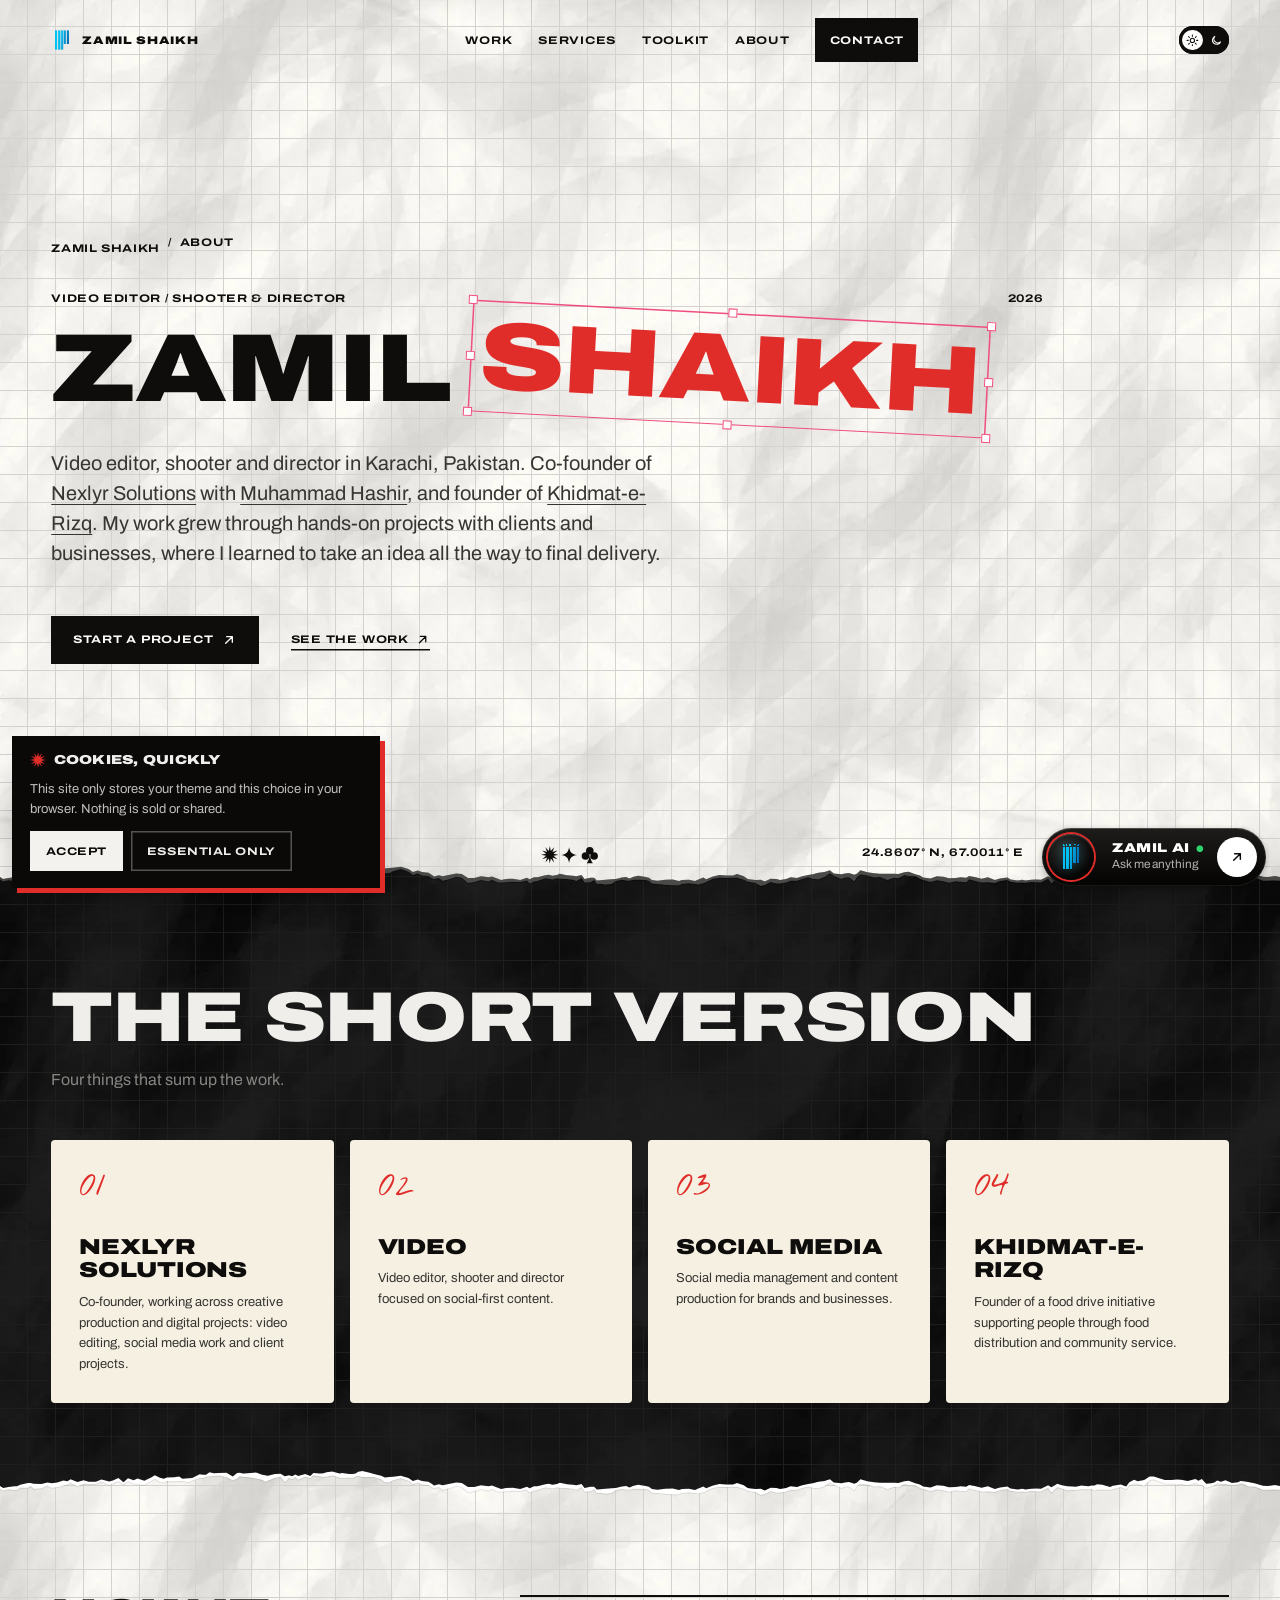
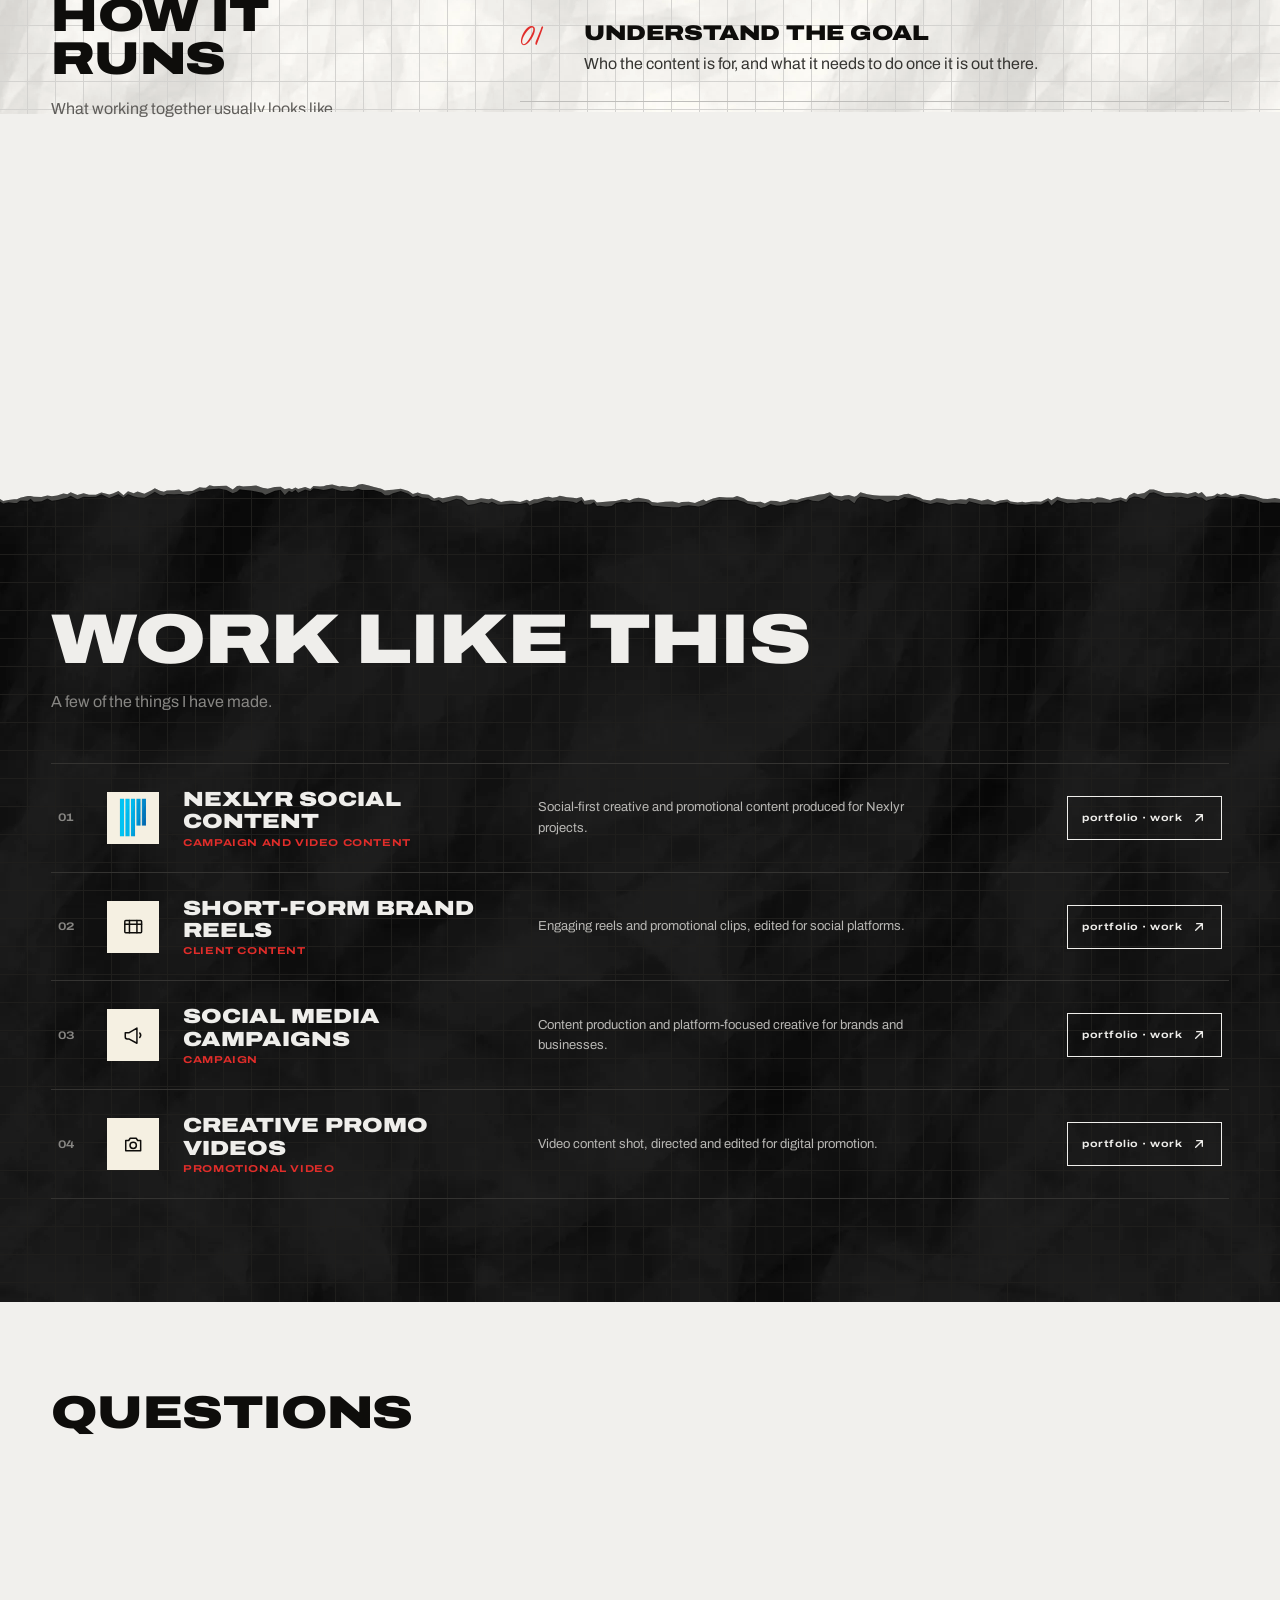
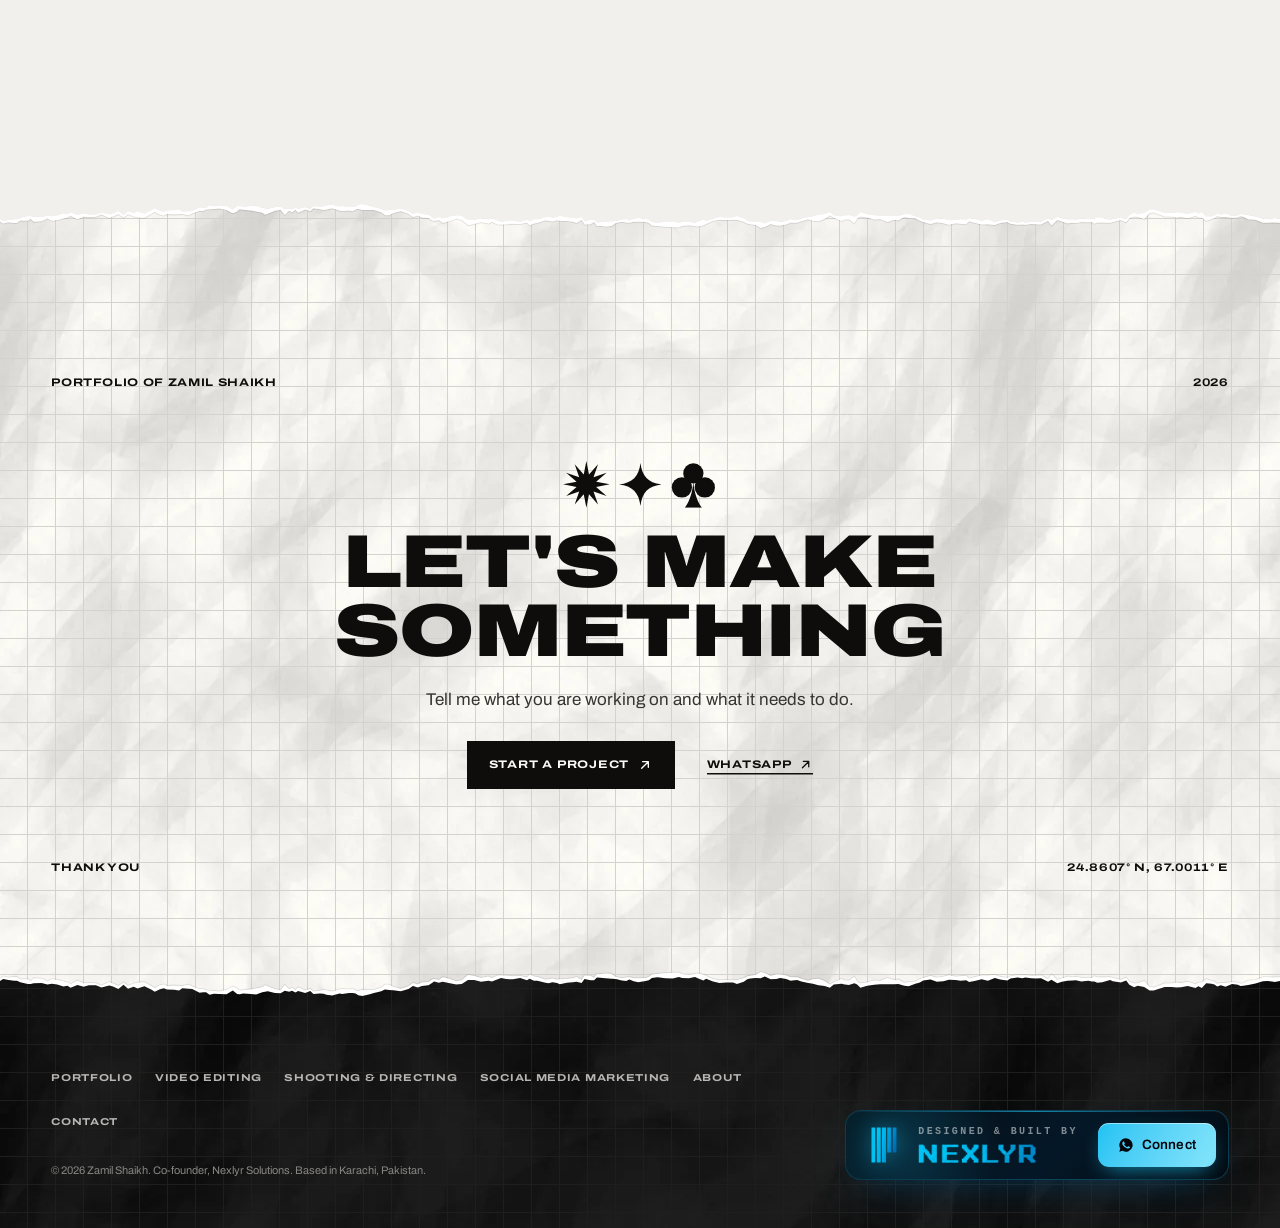
<file: about.html>
<!DOCTYPE html>
<html lang="en" class="no-js">
<head>
<meta charset="UTF-8">
<meta name="viewport" content="width=device-width, initial-scale=1.0, viewport-fit=cover">
<title>About Zamil Shaikh — Video Editor &amp; Director in Karachi</title>
<meta name="description" content="Zamil Shaikh is a video editor, shooter and director in Karachi, co-founder of Nexlyr Solutions and founder of Khidmat-e-Rizq, a food drive initiative.">
<meta name="author" content="Zamil Shaikh">
<meta name="robots" content="index, follow, max-image-preview:large, max-snippet:-1, max-video-preview:-1">
<meta name="googlebot" content="index, follow, max-image-preview:large, max-snippet:-1">
<meta name="google-site-verification" content="wDHB1RTgLPvijMdIk2iDe6qK_QwUgyCxZqGYaZdzou4">
<meta name="geo.region" content="PK-SD">
<meta name="geo.placename" content="Karachi">
<link rel="canonical" href="https://zamil.nexlyr.solutions/about">
<link rel="alternate" hreflang="x-default" href="https://zamil.nexlyr.solutions/about">
<meta name="theme-color" content="#efeeea">
<link rel="icon" href="/favicon.ico" sizes="48x48">
<link rel="icon" type="image/png" sizes="96x96" href="/icon-96.png">
<link rel="icon" type="image/png" sizes="144x144" href="/icon-144.png">
<link rel="icon" type="image/png" href="/favicon.png">
<link rel="apple-touch-icon" href="/apple-touch-icon.png">
<link rel="manifest" href="/site.webmanifest">
<meta name="apple-mobile-web-app-capable" content="yes">
<meta name="mobile-web-app-capable" content="yes">
<meta name="apple-mobile-web-app-status-bar-style" content="black-translucent">
<meta name="apple-mobile-web-app-title" content="Zamil">
<meta name="format-detection" content="telephone=no">
<meta property="og:locale" content="en_US">
<meta property="og:site_name" content="Zamil Shaikh">
<meta property="og:title" content="About Zamil Shaikh — Video Editor &amp; Director in Karachi">
<meta property="og:description" content="Video editor, shooter and director in Karachi. Co-founder of Nexlyr Solutions and founder of Khidmat-e-Rizq.">
<meta property="og:url" content="https://zamil.nexlyr.solutions/about">
<meta property="og:type" content="website">
<meta property="og:image" content="https://zamil.nexlyr.solutions/og-card.jpg">
<meta property="og:image:secure_url" content="https://zamil.nexlyr.solutions/og-card.jpg">
<meta property="og:image:type" content="image/jpeg">
<meta property="og:image:width" content="1200">
<meta property="og:image:height" content="630">
<meta property="og:image:alt" content="About Zamil Shaikh — video editor, shooter and director in Karachi">
<meta name="twitter:card" content="summary_large_image">
<meta name="twitter:title" content="About Zamil Shaikh — Video Editor &amp; Director in Karachi">
<meta name="twitter:description" content="Video editor, shooter and director in Karachi. Co-founder of Nexlyr Solutions and founder of Khidmat-e-Rizq.">
<meta name="twitter:image" content="https://zamil.nexlyr.solutions/og-card.jpg">
<meta name="twitter:image:alt" content="About Zamil Shaikh — video editor, shooter and director in Karachi">
<link rel="me" href="https://www.instagram.com/zamil_fr">
<link rel="me" href="https://www.linkedin.com/in/zamil-shaikh-6154ba41a">
<script>(function(){var d=document.documentElement,t='light';try{t=localStorage.getItem('hm-theme')||'light'}catch(e){}d.className='js';d.dataset.theme=t;var m=document.querySelector('meta[name=theme-color]');if(m&&t==='dark')m.content='#1c1b19'})()</script>
<link rel="preload" href="/font-archivo-wide-900.woff2" as="font" type="font/woff2" crossorigin>
<link rel="preload" href="/font-archivo-wide-700.woff2" as="font" type="font/woff2" crossorigin>
<link rel="preload" href="/font-archivo-400.woff2" as="font" type="font/woff2" crossorigin>

<link rel="stylesheet" href="/site.css?v=1">
<script src="/config.js?v=1" defer></script>
<script src="/lenis.min.js" defer></script>
<script src="/site.js?v=1" defer></script>
<script type="application/ld+json">{
 "@context": "https://schema.org",
 "@graph": [
  {
   "@type": "ProfilePage",
   "@id": "https://zamil.nexlyr.solutions/about#page",
   "url": "https://zamil.nexlyr.solutions/about",
   "name": "About Zamil Shaikh — Video Editor & Director in Karachi",
   "description": "Zamil Shaikh is a video editor, shooter and director in Karachi, co-founder of Nexlyr Solutions and founder of Khidmat-e-Rizq, a food drive initiative.",
   "inLanguage": "en",
   "isPartOf": {
    "@id": "https://zamil.nexlyr.solutions/#website"
   },
   "about": {
    "@id": "https://zamil.nexlyr.solutions/#zamil"
   },
   "primaryImageOfPage": "https://zamil.nexlyr.solutions/og-card.jpg",
   "mainEntity": {
    "@id": "https://zamil.nexlyr.solutions/#zamil"
   }
  },
  {
   "@type": "BreadcrumbList",
   "itemListElement": [
    {
     "@type": "ListItem",
     "position": 1,
     "name": "Zamil Shaikh",
     "item": "https://zamil.nexlyr.solutions/"
    },
    {
     "@type": "ListItem",
     "position": 2,
     "name": "About",
     "item": "https://zamil.nexlyr.solutions/about"
    }
   ]
  },
  {
   "@type": "Organization",
   "@id": "https://zamil.nexlyr.solutions/#khidmat",
   "name": "Khidmat-e-Rizq",
   "founder": {
    "@id": "https://zamil.nexlyr.solutions/#zamil"
   },
   "description": "Food drive initiative supporting people through food distribution and community service.",
   "sameAs": [
    "https://www.instagram.com/khidmat_e_riqz"
   ]
  },
  {
   "@type": "Person",
   "@id": "https://zamil.nexlyr.solutions/#zamil",
   "name": "Zamil Shaikh",
   "alternateName": [
    "Zamil",
    "zamil_fr"
   ],
   "url": "https://zamil.nexlyr.solutions/",
   "image": "https://zamil.nexlyr.solutions/zamil-cutout.webp",
   "jobTitle": "Co-founder, Nexlyr Solutions",
   "worksFor": {
    "@type": "Organization",
    "name": "Nexlyr Solutions",
    "url": "https://nexlyr.solutions"
   },
   "address": {
    "@type": "PostalAddress",
    "addressLocality": "Karachi",
    "addressCountry": "PK"
   },
   "sameAs": [
    "https://www.instagram.com/zamil_fr",
    "https://www.linkedin.com/in/zamil-shaikh-6154ba41a"
   ],
   "description": "Video editor, shooter and director in Karachi. Co-founder of Nexlyr Solutions and founder of Khidmat-e-Rizq.",
   "knowsAbout": [
    "Video editing",
    "Videography",
    "Directing",
    "Short-form video",
    "Promotional videos",
    "Social media marketing",
    "Social media management",
    "Content creation"
   ],
   "hasOccupation": {
    "@type": "Occupation",
    "name": "Video Editor",
    "occupationalCategory": "27-4032.00 Film and Video Editors",
    "skills": "Video editing, shooting, directing, social media management, content creation, creative direction",
    "occupationLocation": {
     "@type": "City",
     "name": "Karachi"
    }
   },
   "colleague": {
    "@type": "Person",
    "name": "Muhammad Hashir",
    "url": "https://hashir.nexlyr.solutions/",
    "jobTitle": "Founder, Nexlyr Solutions"
   }
  }
 ]
}</script>
<script type="application/ld+json">{
 "@context": "https://schema.org",
 "@type": "FAQPage",
 "mainEntity": [
  {
   "@type": "Question",
   "name": "Where do you work from?",
   "acceptedAnswer": {
    "@type": "Answer",
    "text": "Karachi, Pakistan."
   }
  },
  {
   "@type": "Question",
   "name": "What kind of work do you take?",
   "acceptedAnswer": {
    "@type": "Answer",
    "text": "Video editing, shooting, directing, and social media content and management."
   }
  },
  {
   "@type": "Question",
   "name": "What is Nexlyr Solutions?",
   "acceptedAnswer": {
    "@type": "Answer",
    "text": "The digital agency I co-founded with Muhammad Hashir, covering web development, brand identity, video editing and digital marketing."
   }
  },
  {
   "@type": "Question",
   "name": "What is Khidmat-e-Rizq?",
   "acceptedAnswer": {
    "@type": "Answer",
    "text": "A food drive initiative I founded, supporting people through food distribution and community service."
   }
  },
  {
   "@type": "Question",
   "name": "Do you take smaller projects?",
   "acceptedAnswer": {
    "@type": "Answer",
    "text": "Yes, depending on the scope and timeline."
   }
  },
  {
   "@type": "Question",
   "name": "What is the fastest way to reach you?",
   "acceptedAnswer": {
    "@type": "Answer",
    "text": "WhatsApp. The contact form, email and Instagram work too."
   }
  }
 ]
}</script>
</head>
<body class="page">
<svg width="0" height="0" style="position:absolute" aria-hidden="true" focusable="false">
  <symbol id="g-burst" viewBox="0 0 24 24"><path d="M12 0L13.35 6.98L18 1.61L15.68 8.32L22.39 6L17.02 10.65L24 12L17.02 13.35L22.39 18L15.68 15.68L18 22.39L13.35 17.02L12 24L10.65 17.02L6 22.39L8.32 15.68L1.61 18L6.98 13.35L0 12L6.98 10.65L1.61 6L8.32 8.32L6 1.61L10.65 6.98Z"/></symbol>
  <symbol id="g-spark" viewBox="0 0 24 24"><path d="M12 0C12.9 7.6 16.4 11.1 24 12C16.4 12.9 12.9 16.4 12 24C11.1 16.4 7.6 12.9 0 12C7.6 11.1 11.1 7.6 12 0Z"/></symbol>
  <symbol id="g-club" viewBox="0 0 24 24"><circle cx="12" cy="6.4" r="5.2"/><circle cx="6.1" cy="13.6" r="5.2"/><circle cx="17.9" cy="13.6" r="5.2"/><path d="M12 10.5c.4 5.2 1.6 9.6 4.4 13.5H7.6c2.8-3.9 4-8.3 4.4-13.5Z"/></symbol>
  <symbol id="i-arrow" viewBox="0 0 24 24"><path d="M7 17 17 7M8.5 7H17v8.5"/></symbol>
  <symbol id="i-close" viewBox="0 0 24 24"><path d="m6.5 6.5 11 11M17.5 6.5l-11 11"/></symbol>
  <symbol id="i-left" viewBox="0 0 24 24"><path d="M14.5 5.5 8 12l6.5 6.5"/></symbol>
  <symbol id="i-right" viewBox="0 0 24 24"><path d="M9.5 5.5 16 12l-6.5 6.5"/></symbol>
  <symbol id="i-phone" viewBox="0 0 24 24"><path d="M5.5 3.5h3l1.6 4.4-2 1.4a11 11 0 0 0 6.6 6.6l1.4-2 4.4 1.6v3a2 2 0 0 1-2.2 2A16.5 16.5 0 0 1 3.5 5.7a2 2 0 0 1 2-2.2Z"/></symbol>
  <symbol id="i-insta" viewBox="0 0 24 24"><rect x="3" y="3" width="18" height="18" rx="5.4"/><circle cx="12" cy="12" r="4.1"/><circle cx="17.3" cy="6.7" r=".6"/></symbol>
  <symbol id="i-wa" viewBox="0 0 24 24"><path d="M12 3.2a8.8 8.8 0 0 0-7.5 13.4L3.2 20.8l4.4-1.3A8.8 8.8 0 1 0 12 3.2Z"/><path d="M9.2 8.3c.5 2.1 2.2 4.2 4.3 5l1-1.2 2 .9c-.2 1.5-1.7 2.2-3.2 1.7-2.8-.9-5-3.4-5.6-6-.3-1.2.6-2.4 2-2.4Z"/></symbol>
  <symbol id="i-in" viewBox="0 0 24 24"><rect x="3" y="3" width="18" height="18" rx="2.5"/><path d="M7.6 10.2v6.4M7.6 7.4v.1M11.2 16.6v-6.4M11.2 13c0-1.7 1.1-2.9 2.6-2.9s2.4 1 2.4 2.8v3.7"/></symbol>
  <symbol id="i-mail" viewBox="0 0 24 24"><rect x="3" y="5" width="18" height="14" rx="1.5"/><path d="m3.6 6 8.4 7 8.4-7"/></symbol>
  <symbol id="i-heart" viewBox="0 0 24 24"><path d="M12 20s-7.5-4.6-7.5-10.2A4.3 4.3 0 0 1 12 7.2a4.3 4.3 0 0 1 7.5 2.6C19.5 15.4 12 20 12 20Z"/></symbol>
  <symbol id="i-globe" viewBox="0 0 24 24"><circle cx="12" cy="12" r="9"/><path d="M3.4 9.4h17.2M3.4 14.6h17.2M12 3a14.6 14.6 0 0 1 0 18M12 3a14.6 14.6 0 0 0 0 18"/></symbol>
</svg>

<a class="skip" href="#main">Skip to content</a>
<header class="top">
  <div class="wrap">
    <a class="brand" href="/"><img src="/nexlyr-mark.png" alt="" width="22" height="22">Zamil Shaikh</a>
    <nav aria-label="Main"><a href="/#work">Work</a><a href="/#services">Services</a><a href="/#skills">Toolkit</a><a href="/#about">About</a><a class="cta-nav" href="/#contact">Contact</a></nav>
    <button class="menu-btn" type="button" data-menu aria-controls="menu" aria-expanded="false">Menu</button>
  </div>
</header>
<nav class="float" aria-label="Quick navigation">
  <a class="brand" href="/"><img src="/nexlyr-mark.png" alt="" width="22" height="22">Zamil Shaikh</a>
  <a href="/#work">Work</a><a href="/#services">Services</a><a href="/#about">About</a><a class="cta-nav" href="/#contact">Contact</a>
  <button class="menu-btn" type="button" data-menu aria-controls="menu" aria-expanded="false">Menu</button>
</nav>
<div class="sheet ink" id="menu" role="dialog" aria-modal="true" aria-label="Menu" inert>
  <div class="sheet__top"><span class="lbl">Zamil Shaikh · 2026</span><button class="sheet__close" type="button" data-menu-close>Close</button></div>
  <nav aria-label="Menu">
    <a href="/#work"><small>01</small>Work</a>
    <a href="/#services"><small>02</small>Services</a>
    <a href="/#shoot"><small>03</small>Shoots</a>
    <a href="/#social"><small>04</small>Social</a>
    <a href="/#about"><small>05</small>About</a>
    <a href="/#contact"><small>06</small>Contact</a>
  </nav>
  <div class="sheet__foot">
    <a class="lbl" href="/video-editing">Video editing</a><a class="lbl" href="/shooting-directing">Shooting &amp; directing</a>
    <a class="lbl" href="/social-media-marketing">Social media</a><a class="lbl" href="/about">About me</a>
  </div>
</div>
<main id="main">
<section class="phero hero paper" aria-labelledby="h1">
  <div class="phero__mid wrap">
    <p class="crumb lbl"><a href="/">Zamil Shaikh</a><span aria-hidden="true">/</span><span>About</span></p>
    <div class="mark__labels" style="max-width:62rem"><span class="lbl">Video editor / <span class="hide-sm">Shooter &amp; </span>director</span><span class="lbl num">2026</span></div>
    <h1 id="h1">Zamil <span class="red sel--tilt-r" data-sel="">Shaikh</span></h1>
    <p class="phero__lead">Video editor, shooter and director in Karachi, Pakistan. Co-founder of <a href="https://nexlyr.solutions" target="_blank" rel="noopener">Nexlyr Solutions</a> with <a href="https://hashir.nexlyr.solutions" target="_blank" rel="noopener">Muhammad Hashir</a>, and founder of <a href="https://www.instagram.com/khidmat_e_riqz" target="_blank" rel="noopener">Khidmat-e-Rizq</a>. My work grew through hands-on projects with clients and businesses, where I learned to take an idea all the way to final delivery.</p>
    <div class="phero__acts">
      <a class="btn" href="/#contact">Start a project<svg viewBox="0 0 24 24" aria-hidden="true"><use href="#i-arrow"/></svg></a>
      <a class="link" href="/#work">See the work<svg viewBox="0 0 24 24" aria-hidden="true"><use href="#i-arrow"/></svg></a>
    </div>
  </div>
  <div class="phero__foot wrap"><span class="lbl">Portfolio of Zamil Shaikh</span><span class="glyphs" aria-hidden="true"><svg><use href="#g-burst"/></svg><svg><use href="#g-spark"/></svg><svg><use href="#g-club"/></svg></span><span class="lbl num">24.8607° N, 67.0011° E</span></div>
</section>
<section class="block ink tear-t" id="the-short-version" aria-labelledby="the-short-version-h">
  <div class="wrap">
    <div class="block__head"><h2 id="the-short-version-h">The short version</h2><p>Four things that sum up the work.</p></div>
    <div class="cards"><article class="card"><span class="card__n" aria-hidden="true">01</span><h3>Nexlyr Solutions</h3><p>Co-founder, working across creative production and digital projects: video editing, social media work and client projects.</p></article><article class="card"><span class="card__n" aria-hidden="true">02</span><h3>Video</h3><p>Video editor, shooter and director focused on social-first content.</p></article><article class="card"><span class="card__n" aria-hidden="true">03</span><h3>Social media</h3><p>Social media management and content production for brands and businesses.</p></article><article class="card"><span class="card__n" aria-hidden="true">04</span><h3>Khidmat-e-Rizq</h3><p>Founder of a food drive initiative supporting people through food distribution and community service.</p></article></div>
  </div>
</section>
<section class="block paper tear-t block--split" id="how-it-runs" aria-labelledby="how-it-runs-h">
  <div class="wrap">
    <div class="block__head"><h2 id="how-it-runs-h">How it runs</h2><p>What working together usually looks like.</p></div>
    <div class="steps"><div class="step"><div><b>Understand the goal</b><p>Who the content is for, and what it needs to do once it is out there.</p></div></div><div class="step"><div><b>Agree the plan</b><p>The content, the scope and the deliverables, settled before any work starts.</p></div></div><div class="step"><div><b>Create and refine</b><p>Shooting and editing, with your feedback worked in along the way.</p></div></div><div class="step"><div><b>Deliver</b><p>Final files, ready to publish or use wherever they are going.</p></div></div></div>
  </div>
</section>
<section class="block ink tear-t" id="work-like-this" aria-labelledby="work-like-this-h">
  <div class="wrap">
    <div class="block__head"><h2 id="work-like-this-h">Work like this</h2><p>A few of the things I have made.</p></div>
    <div class="rows"><article class="row"><span class="row__no num">01</span><span class="row__logo"><img src="/nexlyr-mark.png" alt="" loading="lazy" decoding="async" width="52" height="52"></span><div class="row__name"><b>Nexlyr Social Content</b><small>Campaign and video content</small></div><p class="row__desc">Social-first creative and promotional content produced for Nexlyr projects.</p><div class="row__go"><a href="/#work" aria-label="See Nexlyr Social Content on the portfolio"><span>portfolio · work</span><svg viewBox="0 0 24 24" aria-hidden="true"><use href="#i-arrow"/></svg></a></div></article><article class="row"><span class="row__no num">02</span><span class="row__logo"><svg viewBox="0 0 24 24" aria-hidden="true"><rect x="3" y="6" width="18" height="13" rx="1"/><path d="M3 10h18M8 6v13M16 6v13"/></svg></span><div class="row__name"><b>Short-form Brand Reels</b><small>Client content</small></div><p class="row__desc">Engaging reels and promotional clips, edited for social platforms.</p><div class="row__go"><a href="/#work" aria-label="See Short-form Brand Reels on the portfolio"><span>portfolio · work</span><svg viewBox="0 0 24 24" aria-hidden="true"><use href="#i-arrow"/></svg></a></div></article><article class="row"><span class="row__no num">03</span><span class="row__logo"><svg viewBox="0 0 24 24" aria-hidden="true"><path d="M3.5 9.5v4.5a2 2 0 0 0 2 2h1.8l8.7 4.6V4.4L7.3 9.5Z"/><path d="M19 9.6a3.6 3.6 0 0 1 0 4.8"/></svg></span><div class="row__name"><b>Social Media Campaigns</b><small>Campaign</small></div><p class="row__desc">Content production and platform-focused creative for brands and businesses.</p><div class="row__go"><a href="/#work" aria-label="See Social Media Campaigns on the portfolio"><span>portfolio · work</span><svg viewBox="0 0 24 24" aria-hidden="true"><use href="#i-arrow"/></svg></a></div></article><article class="row"><span class="row__no num">04</span><span class="row__logo"><svg viewBox="0 0 24 24" aria-hidden="true"><path d="M4 8h3.2l1.6-2.4h6.4L16.8 8H20v11H4Z"/><circle cx="12" cy="13.2" r="3.4"/></svg></span><div class="row__name"><b>Creative Promo Videos</b><small>Promotional video</small></div><p class="row__desc">Video content shot, directed and edited for digital promotion.</p><div class="row__go"><a href="/#work" aria-label="See Creative Promo Videos on the portfolio"><span>portfolio · work</span><svg viewBox="0 0 24 24" aria-hidden="true"><use href="#i-arrow"/></svg></a></div></article></div>
  </div>
</section>
<section class="block paper tear-t block--split" id="questions" aria-labelledby="questions-h">
  <div class="wrap">
    <div class="block__head"><h2 id="questions-h">Questions</h2></div>
    <div class="faq"><details><summary>Where do you work from?</summary><p>Karachi, Pakistan.</p></details><details><summary>What kind of work do you take?</summary><p>Video editing, shooting, directing, and social media content and management.</p></details><details><summary>What is Nexlyr Solutions?</summary><p>The digital agency I co-founded with Muhammad Hashir, covering web development, brand identity, video editing and digital marketing.</p></details><details><summary>What is Khidmat-e-Rizq?</summary><p>A food drive initiative I founded, supporting people through food distribution and community service.</p></details><details><summary>Do you take smaller projects?</summary><p>Yes, depending on the scope and timeline.</p></details><details><summary>What is the fastest way to reach you?</summary><p>WhatsApp. The contact form, email and Instagram work too.</p></details></div>
  </div>
</section>
<section class="block paper tear-tb endcard" aria-labelledby="end-h">
  <div class="wrap">
    <div class="end end--page">
      <div class="end__corners"><span class="lbl">Portfolio of Zamil Shaikh</span><span class="lbl num">2026</span></div>
      <div class="end__mid">
        <span class="glyphs" aria-hidden="true"><svg><use href="#g-burst"/></svg><svg><use href="#g-spark"/></svg><svg><use href="#g-club"/></svg></span>
        <h2 id="end-h" class="end__title">Let's make something</h2>
        <p>Tell me what you are working on and what it needs to do.</p>
        <div class="phero__acts" style="justify-content:center;margin-top:.5rem">
          <a class="btn" href="/#contact">Start a project<svg viewBox="0 0 24 24" aria-hidden="true"><use href="#i-arrow"/></svg></a>
          <a class="link" href="https://wa.me/923337799953?text=Hi%20Zamil%2C%20I%20found%20your%20portfolio." data-whatsapp target="_blank" rel="noopener">WhatsApp<svg viewBox="0 0 24 24" aria-hidden="true"><use href="#i-arrow"/></svg></a>
        </div>
      </div>
      <div class="end__corners"><span class="lbl">Thank you</span><span class="lbl num">24.8607° N, 67.0011° E</span></div>
    </div>
  </div>
</section>
</main>
<footer class="foot ink">
  <div class="wrap foot__grid">
    <div style="display:grid;gap:1.25rem">
      <nav aria-label="Pages"><a href="/">Portfolio</a><a href="/video-editing">Video editing</a><a href="/shooting-directing">Shooting &amp; directing</a><a href="/social-media-marketing">Social media marketing</a><a href="/about">About</a><a href="/#contact">Contact</a></nav>
      <small>© <span data-year>2026</span> Zamil Shaikh. Co-founder, Nexlyr Solutions. Based in Karachi, Pakistan.</small>
    </div>
    <div class="nxb">
      <a class="nxb__id" href="https://nexlyr.solutions/" target="_blank" rel="noopener" aria-label="Nexlyr Solutions, the studio that designed and built this site">
        <img class="nxb__mk" src="/nexlyr-mark.png" alt="" width="40" height="40" loading="lazy">
        <span class="nxb__tx"><span class="nxb__kk">Designed &amp; built by</span><img class="nxb__wm" src="/nexlyr-wordmark.png" alt="Nexlyr" width="118" height="19" loading="lazy"></span>
      </a>
      <a class="nxb__go" data-nexlyr-wa href="https://wa.me/923337799953?text=Hi%20Nexlyr%21%20I%20saw%20Zamil%20Shaikh%27s%20portfolio%20and%20I%27d%20like%20to%20talk%20about%20a%20project." target="_blank" rel="noopener" aria-label="Connect with Nexlyr Solutions on WhatsApp"><svg viewBox="0 0 24 24" aria-hidden="true"><path d="M12 2a10 10 0 0 0-8.6 15.1L2 22l5-1.3A10 10 0 1 0 12 2zm5.3 14.1c-.2.6-1.3 1.2-1.8 1.2-.5.1-1 .2-3.3-.7-2.8-1.1-4.5-3.9-4.7-4.1-.1-.2-1.1-1.5-1.1-2.9s.7-2 1-2.3c.2-.3.6-.4.8-.4h.6c.2 0 .4 0 .6.5l.8 2c.1.2.1.4 0 .5l-.3.5-.4.5c-.1.1-.3.3-.1.6.2.3.8 1.3 1.7 2.1 1.1 1 2.1 1.3 2.4 1.5.3.1.5.1.6-.1l.9-1c.2-.3.4-.2.6-.1l1.9.9c.3.1.5.2.5.3.1.2.1.8-.1 1.3z"/></svg>Connect</a>
    </div>
  </div>
</footer>
</body>
</html>
</file>
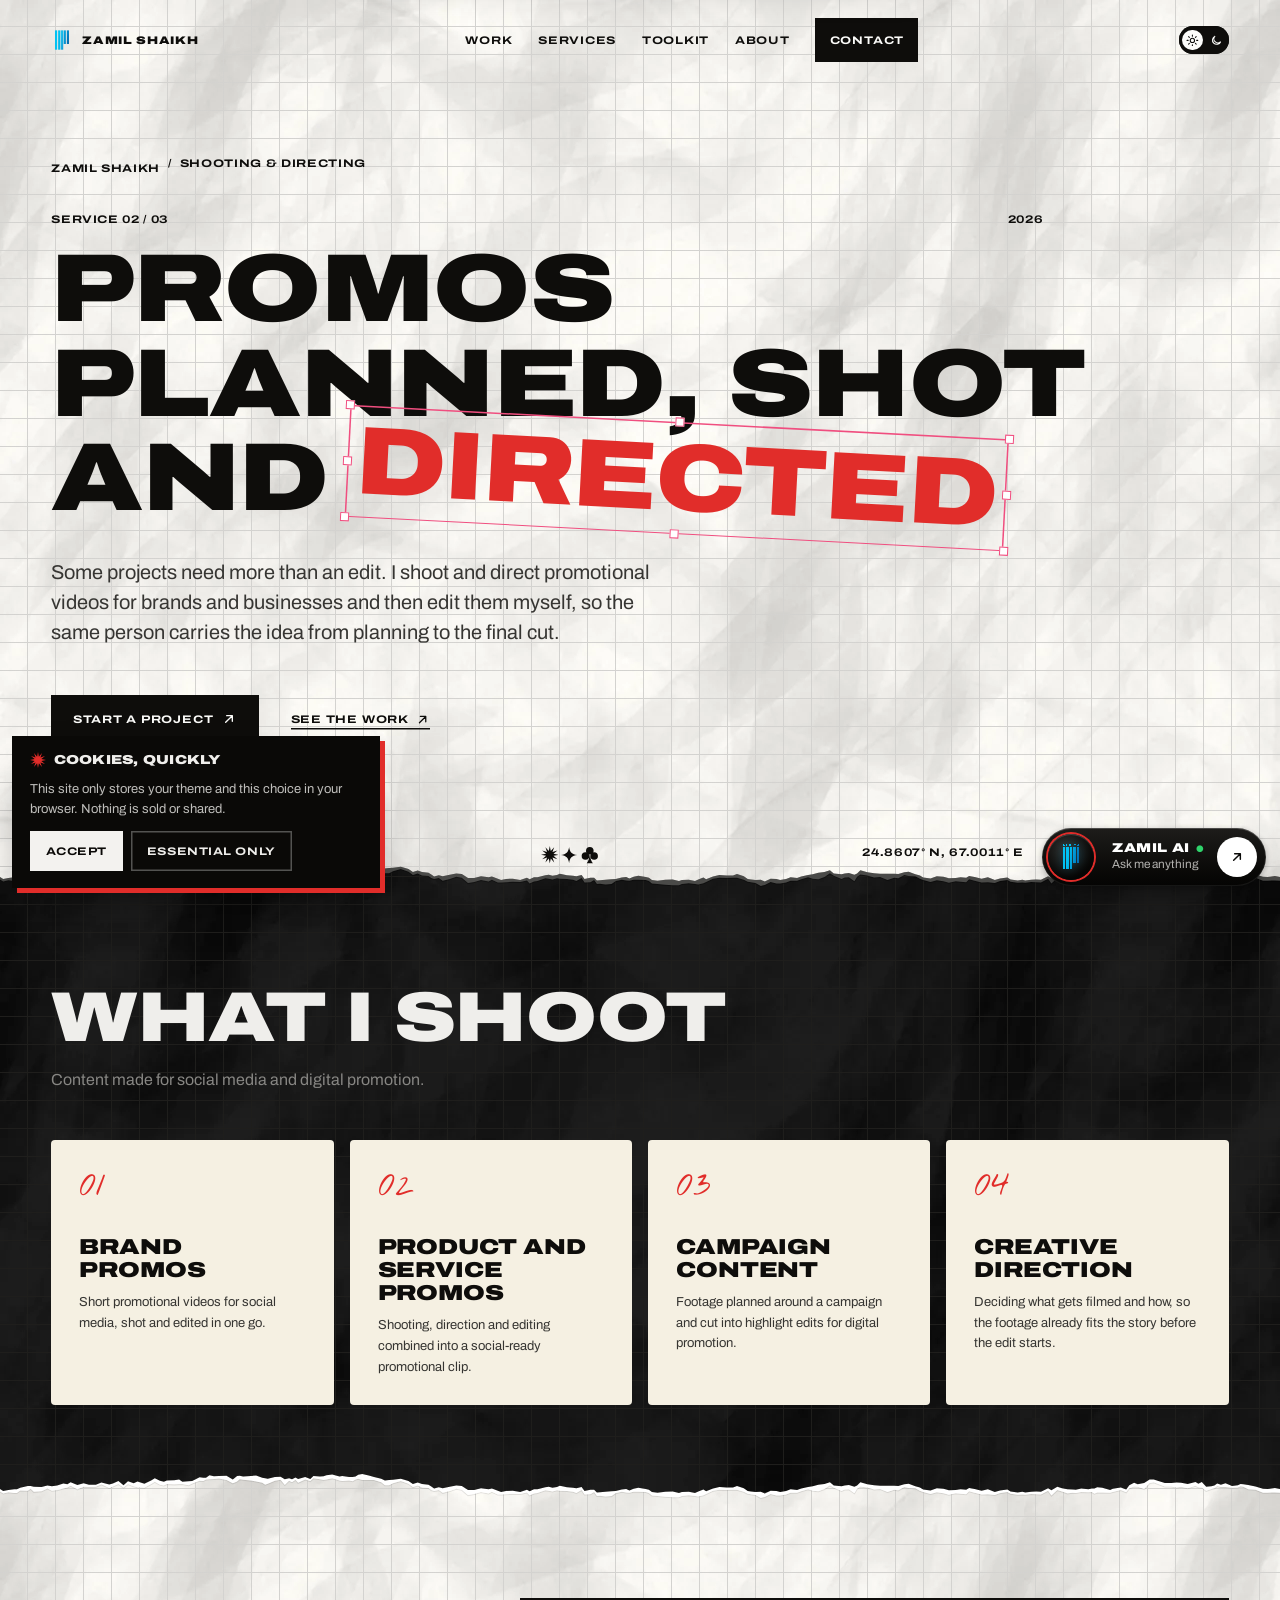
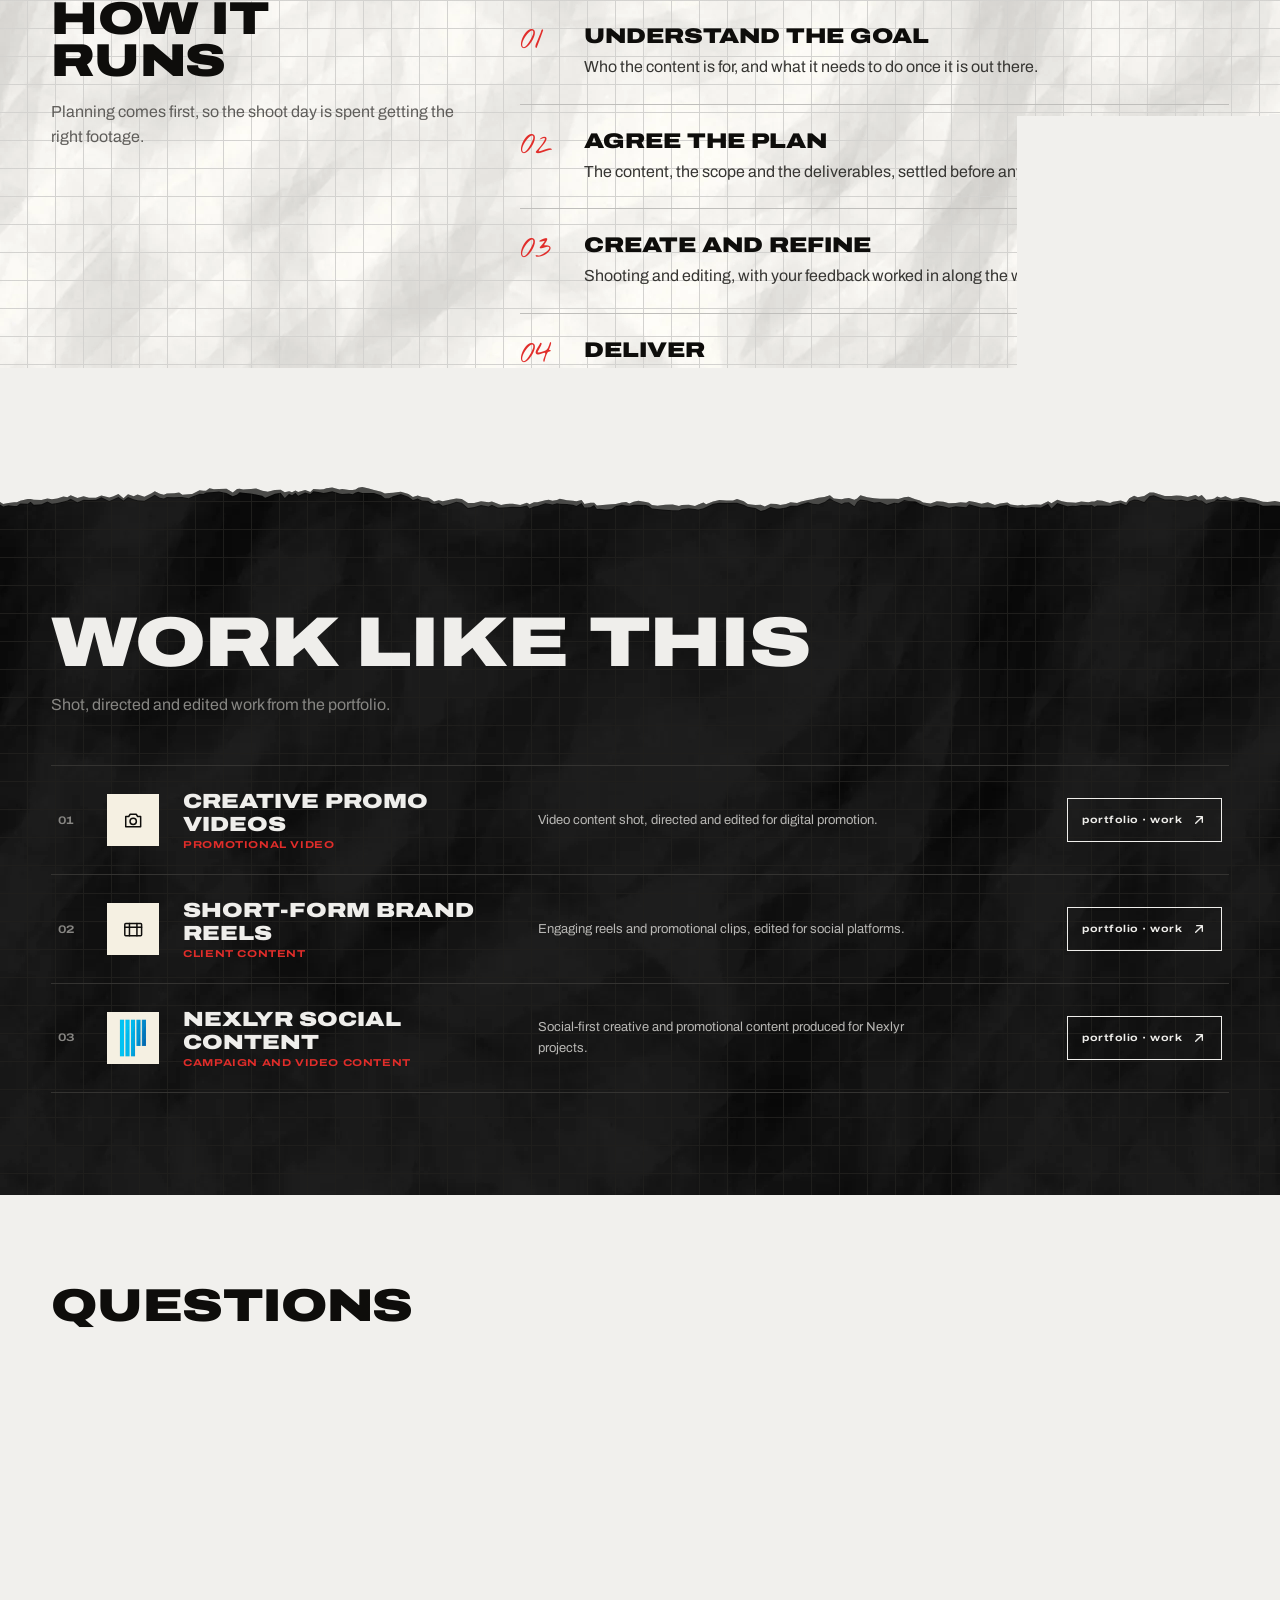
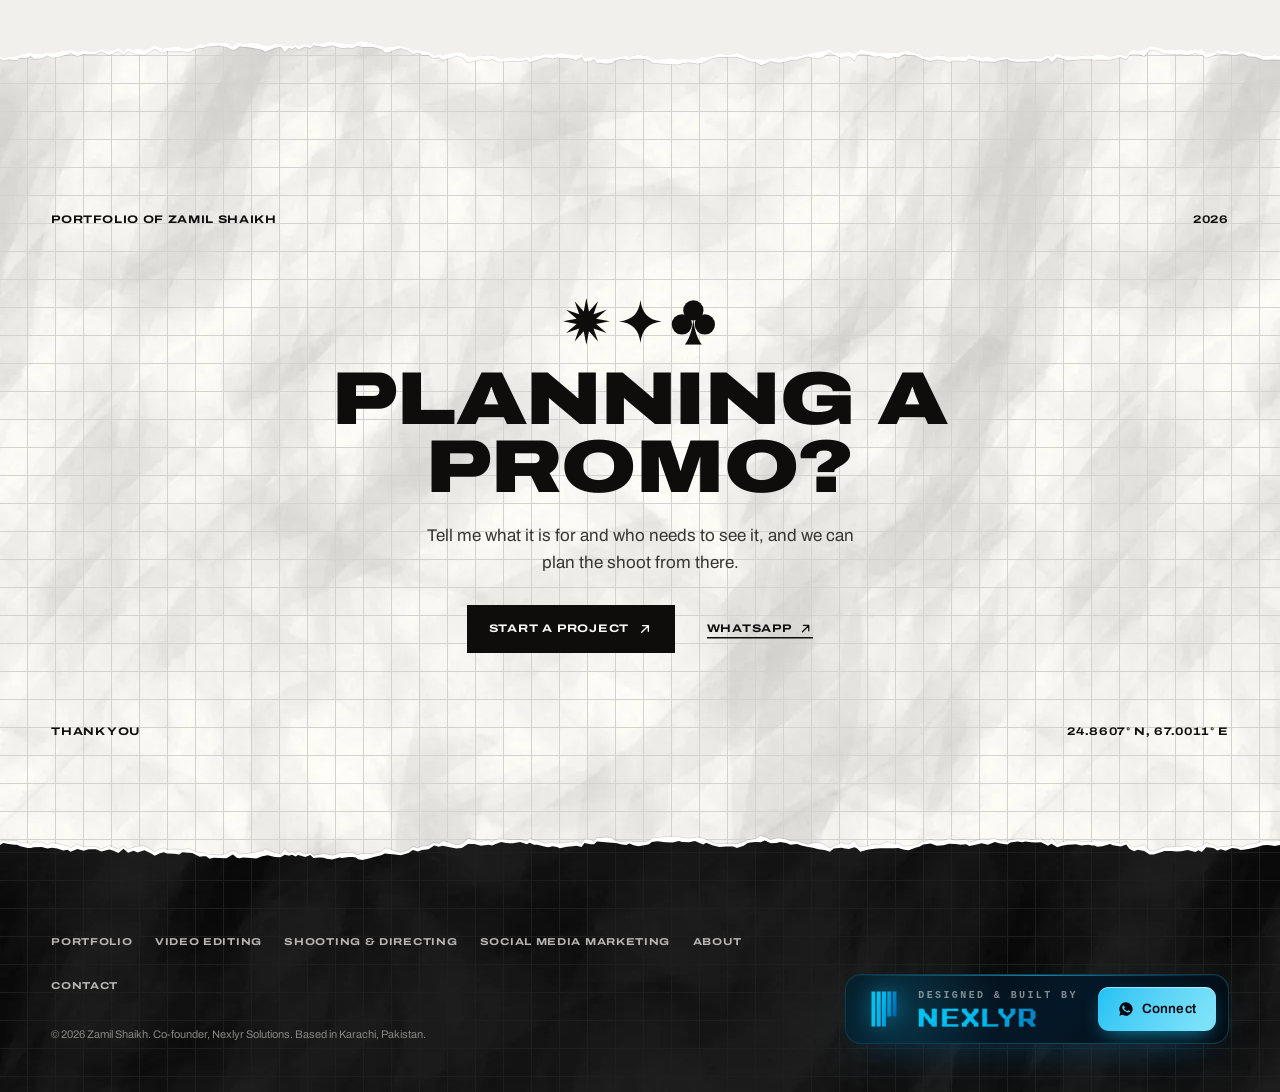
<file: shooting-directing.html>
<!DOCTYPE html>
<html lang="en" class="no-js">
<head>
<meta charset="UTF-8">
<meta name="viewport" content="width=device-width, initial-scale=1.0, viewport-fit=cover">
<title>Shooting &amp; Directing — Promo Videos | Zamil Shaikh</title>
<meta name="description" content="Promotional videos planned, shot, directed and edited by Zamil Shaikh in Karachi, for brands and businesses that need content for social media and digital promotion.">
<meta name="author" content="Zamil Shaikh">
<meta name="robots" content="index, follow, max-image-preview:large, max-snippet:-1, max-video-preview:-1">
<meta name="googlebot" content="index, follow, max-image-preview:large, max-snippet:-1">
<meta name="google-site-verification" content="wDHB1RTgLPvijMdIk2iDe6qK_QwUgyCxZqGYaZdzou4">
<meta name="geo.region" content="PK-SD">
<meta name="geo.placename" content="Karachi">
<link rel="canonical" href="https://zamil.nexlyr.solutions/shooting-directing">
<link rel="alternate" hreflang="x-default" href="https://zamil.nexlyr.solutions/shooting-directing">
<meta name="theme-color" content="#efeeea">
<link rel="icon" href="/favicon.ico" sizes="48x48">
<link rel="icon" type="image/png" sizes="96x96" href="/icon-96.png">
<link rel="icon" type="image/png" sizes="144x144" href="/icon-144.png">
<link rel="icon" type="image/png" href="/favicon.png">
<link rel="apple-touch-icon" href="/apple-touch-icon.png">
<link rel="manifest" href="/site.webmanifest">
<meta name="apple-mobile-web-app-capable" content="yes">
<meta name="mobile-web-app-capable" content="yes">
<meta name="apple-mobile-web-app-status-bar-style" content="black-translucent">
<meta name="apple-mobile-web-app-title" content="Zamil">
<meta name="format-detection" content="telephone=no">
<meta property="og:locale" content="en_US">
<meta property="og:site_name" content="Zamil Shaikh">
<meta property="og:title" content="Shooting &amp; Directing — Promo Videos | Zamil Shaikh">
<meta property="og:description" content="Promo videos planned, shot, directed and edited by one person, for social media and digital promotion. Karachi.">
<meta property="og:url" content="https://zamil.nexlyr.solutions/shooting-directing">
<meta property="og:type" content="website">
<meta property="og:image" content="https://zamil.nexlyr.solutions/og-card.jpg">
<meta property="og:image:secure_url" content="https://zamil.nexlyr.solutions/og-card.jpg">
<meta property="og:image:type" content="image/jpeg">
<meta property="og:image:width" content="1200">
<meta property="og:image:height" content="630">
<meta property="og:image:alt" content="Zamil Shaikh — shooting and directing promotional videos">
<meta name="twitter:card" content="summary_large_image">
<meta name="twitter:title" content="Shooting &amp; Directing — Promo Videos | Zamil Shaikh">
<meta name="twitter:description" content="Promo videos planned, shot, directed and edited by one person, for social media and digital promotion. Karachi.">
<meta name="twitter:image" content="https://zamil.nexlyr.solutions/og-card.jpg">
<meta name="twitter:image:alt" content="Zamil Shaikh — shooting and directing promotional videos">
<link rel="me" href="https://www.instagram.com/zamil_fr">
<link rel="me" href="https://www.linkedin.com/in/zamil-shaikh-6154ba41a">
<script>(function(){var d=document.documentElement,t='light';try{t=localStorage.getItem('hm-theme')||'light'}catch(e){}d.className='js';d.dataset.theme=t;var m=document.querySelector('meta[name=theme-color]');if(m&&t==='dark')m.content='#1c1b19'})()</script>
<link rel="preload" href="/font-archivo-wide-900.woff2" as="font" type="font/woff2" crossorigin>
<link rel="preload" href="/font-archivo-wide-700.woff2" as="font" type="font/woff2" crossorigin>
<link rel="preload" href="/font-archivo-400.woff2" as="font" type="font/woff2" crossorigin>

<link rel="stylesheet" href="/site.css?v=1">
<script src="/config.js?v=1" defer></script>
<script src="/lenis.min.js" defer></script>
<script src="/site.js?v=1" defer></script>
<script type="application/ld+json">{
 "@context": "https://schema.org",
 "@graph": [
  {
   "@type": "WebPage",
   "@id": "https://zamil.nexlyr.solutions/shooting-directing#page",
   "url": "https://zamil.nexlyr.solutions/shooting-directing",
   "name": "Shooting & Directing — Promo Videos | Zamil Shaikh",
   "description": "Promotional videos planned, shot, directed and edited by Zamil Shaikh in Karachi, for brands and businesses that need content for social media and digital promotion.",
   "inLanguage": "en",
   "isPartOf": {
    "@id": "https://zamil.nexlyr.solutions/#website"
   },
   "about": {
    "@id": "https://zamil.nexlyr.solutions/#zamil"
   },
   "primaryImageOfPage": "https://zamil.nexlyr.solutions/og-card.jpg"
  },
  {
   "@type": "BreadcrumbList",
   "itemListElement": [
    {
     "@type": "ListItem",
     "position": 1,
     "name": "Zamil Shaikh",
     "item": "https://zamil.nexlyr.solutions/"
    },
    {
     "@type": "ListItem",
     "position": 2,
     "name": "Shooting &amp; directing",
     "item": "https://zamil.nexlyr.solutions/shooting-directing"
    }
   ]
  },
  {
   "@type": "Person",
   "@id": "https://zamil.nexlyr.solutions/#zamil",
   "name": "Zamil Shaikh",
   "alternateName": [
    "Zamil",
    "zamil_fr"
   ],
   "url": "https://zamil.nexlyr.solutions/",
   "image": "https://zamil.nexlyr.solutions/zamil-cutout.webp",
   "jobTitle": "Co-founder, Nexlyr Solutions",
   "worksFor": {
    "@type": "Organization",
    "name": "Nexlyr Solutions",
    "url": "https://nexlyr.solutions"
   },
   "address": {
    "@type": "PostalAddress",
    "addressLocality": "Karachi",
    "addressCountry": "PK"
   },
   "sameAs": [
    "https://www.instagram.com/zamil_fr",
    "https://www.linkedin.com/in/zamil-shaikh-6154ba41a"
   ]
  },
  {
   "@type": "Service",
   "name": "Shooting and directing",
   "serviceType": "Shooting and directing",
   "description": "Promotional videos planned, shot, directed and edited for digital promotion.",
   "provider": {
    "@id": "https://zamil.nexlyr.solutions/#zamil"
   },
   "areaServed": {
    "@type": "City",
    "name": "Karachi"
   }
  }
 ]
}</script>
<script type="application/ld+json">{
 "@context": "https://schema.org",
 "@type": "FAQPage",
 "mainEntity": [
  {
   "@type": "Question",
   "name": "Do you edit what you shoot?",
   "acceptedAnswer": {
    "@type": "Answer",
    "text": "Yes. Shooting, direction and editing can all be handled together."
   }
  },
  {
   "@type": "Question",
   "name": "What happens before the shoot?",
   "acceptedAnswer": {
    "@type": "Answer",
    "text": "We go over the goal and the audience, then agree the content, the scope and the deliverables, so everyone knows what the shoot needs to capture."
   }
  },
  {
   "@type": "Question",
   "name": "Do you take smaller projects?",
   "acceptedAnswer": {
    "@type": "Answer",
    "text": "Yes, depending on the scope and timeline."
   }
  },
  {
   "@type": "Question",
   "name": "Where are you based?",
   "acceptedAnswer": {
    "@type": "Answer",
    "text": "Karachi, Pakistan."
   }
  },
  {
   "@type": "Question",
   "name": "What is the fastest way to reach you?",
   "acceptedAnswer": {
    "@type": "Answer",
    "text": "WhatsApp. The contact form, email and Instagram work too."
   }
  }
 ]
}</script>
</head>
<body class="page">
<svg width="0" height="0" style="position:absolute" aria-hidden="true" focusable="false">
  <symbol id="g-burst" viewBox="0 0 24 24"><path d="M12 0L13.35 6.98L18 1.61L15.68 8.32L22.39 6L17.02 10.65L24 12L17.02 13.35L22.39 18L15.68 15.68L18 22.39L13.35 17.02L12 24L10.65 17.02L6 22.39L8.32 15.68L1.61 18L6.98 13.35L0 12L6.98 10.65L1.61 6L8.32 8.32L6 1.61L10.65 6.98Z"/></symbol>
  <symbol id="g-spark" viewBox="0 0 24 24"><path d="M12 0C12.9 7.6 16.4 11.1 24 12C16.4 12.9 12.9 16.4 12 24C11.1 16.4 7.6 12.9 0 12C7.6 11.1 11.1 7.6 12 0Z"/></symbol>
  <symbol id="g-club" viewBox="0 0 24 24"><circle cx="12" cy="6.4" r="5.2"/><circle cx="6.1" cy="13.6" r="5.2"/><circle cx="17.9" cy="13.6" r="5.2"/><path d="M12 10.5c.4 5.2 1.6 9.6 4.4 13.5H7.6c2.8-3.9 4-8.3 4.4-13.5Z"/></symbol>
  <symbol id="i-arrow" viewBox="0 0 24 24"><path d="M7 17 17 7M8.5 7H17v8.5"/></symbol>
  <symbol id="i-close" viewBox="0 0 24 24"><path d="m6.5 6.5 11 11M17.5 6.5l-11 11"/></symbol>
  <symbol id="i-left" viewBox="0 0 24 24"><path d="M14.5 5.5 8 12l6.5 6.5"/></symbol>
  <symbol id="i-right" viewBox="0 0 24 24"><path d="M9.5 5.5 16 12l-6.5 6.5"/></symbol>
  <symbol id="i-phone" viewBox="0 0 24 24"><path d="M5.5 3.5h3l1.6 4.4-2 1.4a11 11 0 0 0 6.6 6.6l1.4-2 4.4 1.6v3a2 2 0 0 1-2.2 2A16.5 16.5 0 0 1 3.5 5.7a2 2 0 0 1 2-2.2Z"/></symbol>
  <symbol id="i-insta" viewBox="0 0 24 24"><rect x="3" y="3" width="18" height="18" rx="5.4"/><circle cx="12" cy="12" r="4.1"/><circle cx="17.3" cy="6.7" r=".6"/></symbol>
  <symbol id="i-wa" viewBox="0 0 24 24"><path d="M12 3.2a8.8 8.8 0 0 0-7.5 13.4L3.2 20.8l4.4-1.3A8.8 8.8 0 1 0 12 3.2Z"/><path d="M9.2 8.3c.5 2.1 2.2 4.2 4.3 5l1-1.2 2 .9c-.2 1.5-1.7 2.2-3.2 1.7-2.8-.9-5-3.4-5.6-6-.3-1.2.6-2.4 2-2.4Z"/></symbol>
  <symbol id="i-in" viewBox="0 0 24 24"><rect x="3" y="3" width="18" height="18" rx="2.5"/><path d="M7.6 10.2v6.4M7.6 7.4v.1M11.2 16.6v-6.4M11.2 13c0-1.7 1.1-2.9 2.6-2.9s2.4 1 2.4 2.8v3.7"/></symbol>
  <symbol id="i-mail" viewBox="0 0 24 24"><rect x="3" y="5" width="18" height="14" rx="1.5"/><path d="m3.6 6 8.4 7 8.4-7"/></symbol>
  <symbol id="i-heart" viewBox="0 0 24 24"><path d="M12 20s-7.5-4.6-7.5-10.2A4.3 4.3 0 0 1 12 7.2a4.3 4.3 0 0 1 7.5 2.6C19.5 15.4 12 20 12 20Z"/></symbol>
  <symbol id="i-globe" viewBox="0 0 24 24"><circle cx="12" cy="12" r="9"/><path d="M3.4 9.4h17.2M3.4 14.6h17.2M12 3a14.6 14.6 0 0 1 0 18M12 3a14.6 14.6 0 0 0 0 18"/></symbol>
</svg>

<a class="skip" href="#main">Skip to content</a>
<header class="top">
  <div class="wrap">
    <a class="brand" href="/"><img src="/nexlyr-mark.png" alt="" width="22" height="22">Zamil Shaikh</a>
    <nav aria-label="Main"><a href="/#work">Work</a><a href="/#services">Services</a><a href="/#skills">Toolkit</a><a href="/#about">About</a><a class="cta-nav" href="/#contact">Contact</a></nav>
    <button class="menu-btn" type="button" data-menu aria-controls="menu" aria-expanded="false">Menu</button>
  </div>
</header>
<nav class="float" aria-label="Quick navigation">
  <a class="brand" href="/"><img src="/nexlyr-mark.png" alt="" width="22" height="22">Zamil Shaikh</a>
  <a href="/#work">Work</a><a href="/#services">Services</a><a href="/#about">About</a><a class="cta-nav" href="/#contact">Contact</a>
  <button class="menu-btn" type="button" data-menu aria-controls="menu" aria-expanded="false">Menu</button>
</nav>
<div class="sheet ink" id="menu" role="dialog" aria-modal="true" aria-label="Menu" inert>
  <div class="sheet__top"><span class="lbl">Zamil Shaikh · 2026</span><button class="sheet__close" type="button" data-menu-close>Close</button></div>
  <nav aria-label="Menu">
    <a href="/#work"><small>01</small>Work</a>
    <a href="/#services"><small>02</small>Services</a>
    <a href="/#shoot"><small>03</small>Shoots</a>
    <a href="/#social"><small>04</small>Social</a>
    <a href="/#about"><small>05</small>About</a>
    <a href="/#contact"><small>06</small>Contact</a>
  </nav>
  <div class="sheet__foot">
    <a class="lbl" href="/video-editing">Video editing</a><a class="lbl" href="/shooting-directing">Shooting &amp; directing</a>
    <a class="lbl" href="/social-media-marketing">Social media</a><a class="lbl" href="/about">About me</a>
  </div>
</div>
<main id="main">
<section class="phero hero paper" aria-labelledby="h1">
  <div class="phero__mid wrap">
    <p class="crumb lbl"><a href="/">Zamil Shaikh</a><span aria-hidden="true">/</span><span>Shooting &amp; directing</span></p>
    <div class="mark__labels" style="max-width:62rem"><span class="lbl">Service 02 / 03</span><span class="lbl num">2026</span></div>
    <h1 id="h1">Promos planned, shot and <span class="red sel--tilt-r" data-sel="">directed</span></h1>
    <p class="phero__lead">Some projects need more than an edit. I shoot and direct promotional videos for brands and businesses and then edit them myself, so the same person carries the idea from planning to the final cut.</p>
    <div class="phero__acts">
      <a class="btn" href="/#contact">Start a project<svg viewBox="0 0 24 24" aria-hidden="true"><use href="#i-arrow"/></svg></a>
      <a class="link" href="/#work">See the work<svg viewBox="0 0 24 24" aria-hidden="true"><use href="#i-arrow"/></svg></a>
    </div>
  </div>
  <div class="phero__foot wrap"><span class="lbl">Portfolio of Zamil Shaikh</span><span class="glyphs" aria-hidden="true"><svg><use href="#g-burst"/></svg><svg><use href="#g-spark"/></svg><svg><use href="#g-club"/></svg></span><span class="lbl num">24.8607° N, 67.0011° E</span></div>
</section>
<section class="block ink tear-t" id="what-i-shoot" aria-labelledby="what-i-shoot-h">
  <div class="wrap">
    <div class="block__head"><h2 id="what-i-shoot-h">What I shoot</h2><p>Content made for social media and digital promotion.</p></div>
    <div class="cards"><article class="card"><span class="card__n" aria-hidden="true">01</span><h3>Brand promos</h3><p>Short promotional videos for social media, shot and edited in one go.</p></article><article class="card"><span class="card__n" aria-hidden="true">02</span><h3>Product and service promos</h3><p>Shooting, direction and editing combined into a social-ready promotional clip.</p></article><article class="card"><span class="card__n" aria-hidden="true">03</span><h3>Campaign content</h3><p>Footage planned around a campaign and cut into highlight edits for digital promotion.</p></article><article class="card"><span class="card__n" aria-hidden="true">04</span><h3>Creative direction</h3><p>Deciding what gets filmed and how, so the footage already fits the story before the edit starts.</p></article></div>
  </div>
</section>
<section class="block paper tear-t block--split" id="how-it-runs" aria-labelledby="how-it-runs-h">
  <div class="wrap">
    <div class="block__head"><h2 id="how-it-runs-h">How it runs</h2><p>Planning comes first, so the shoot day is spent getting the right footage.</p></div>
    <div class="steps"><div class="step"><div><b>Understand the goal</b><p>Who the content is for, and what it needs to do once it is out there.</p></div></div><div class="step"><div><b>Agree the plan</b><p>The content, the scope and the deliverables, settled before any work starts.</p></div></div><div class="step"><div><b>Create and refine</b><p>Shooting and editing, with your feedback worked in along the way.</p></div></div><div class="step"><div><b>Deliver</b><p>Final files, ready to publish or use wherever they are going.</p></div></div></div>
  </div>
</section>
<section class="block ink tear-t" id="work-like-this" aria-labelledby="work-like-this-h">
  <div class="wrap">
    <div class="block__head"><h2 id="work-like-this-h">Work like this</h2><p>Shot, directed and edited work from the portfolio.</p></div>
    <div class="rows"><article class="row"><span class="row__no num">01</span><span class="row__logo"><svg viewBox="0 0 24 24" aria-hidden="true"><path d="M4 8h3.2l1.6-2.4h6.4L16.8 8H20v11H4Z"/><circle cx="12" cy="13.2" r="3.4"/></svg></span><div class="row__name"><b>Creative Promo Videos</b><small>Promotional video</small></div><p class="row__desc">Video content shot, directed and edited for digital promotion.</p><div class="row__go"><a href="/#work" aria-label="See Creative Promo Videos on the portfolio"><span>portfolio · work</span><svg viewBox="0 0 24 24" aria-hidden="true"><use href="#i-arrow"/></svg></a></div></article><article class="row"><span class="row__no num">02</span><span class="row__logo"><svg viewBox="0 0 24 24" aria-hidden="true"><rect x="3" y="6" width="18" height="13" rx="1"/><path d="M3 10h18M8 6v13M16 6v13"/></svg></span><div class="row__name"><b>Short-form Brand Reels</b><small>Client content</small></div><p class="row__desc">Engaging reels and promotional clips, edited for social platforms.</p><div class="row__go"><a href="/#work" aria-label="See Short-form Brand Reels on the portfolio"><span>portfolio · work</span><svg viewBox="0 0 24 24" aria-hidden="true"><use href="#i-arrow"/></svg></a></div></article><article class="row"><span class="row__no num">03</span><span class="row__logo"><img src="/nexlyr-mark.png" alt="" loading="lazy" decoding="async" width="52" height="52"></span><div class="row__name"><b>Nexlyr Social Content</b><small>Campaign and video content</small></div><p class="row__desc">Social-first creative and promotional content produced for Nexlyr projects.</p><div class="row__go"><a href="/#work" aria-label="See Nexlyr Social Content on the portfolio"><span>portfolio · work</span><svg viewBox="0 0 24 24" aria-hidden="true"><use href="#i-arrow"/></svg></a></div></article></div>
  </div>
</section>
<section class="block paper tear-t block--split" id="questions" aria-labelledby="questions-h">
  <div class="wrap">
    <div class="block__head"><h2 id="questions-h">Questions</h2></div>
    <div class="faq"><details><summary>Do you edit what you shoot?</summary><p>Yes. Shooting, direction and editing can all be handled together.</p></details><details><summary>What happens before the shoot?</summary><p>We go over the goal and the audience, then agree the content, the scope and the deliverables, so everyone knows what the shoot needs to capture.</p></details><details><summary>Do you take smaller projects?</summary><p>Yes, depending on the scope and timeline.</p></details><details><summary>Where are you based?</summary><p>Karachi, Pakistan.</p></details><details><summary>What is the fastest way to reach you?</summary><p>WhatsApp. The contact form, email and Instagram work too.</p></details></div>
  </div>
</section>
<section class="block paper tear-tb endcard" aria-labelledby="end-h">
  <div class="wrap">
    <div class="end end--page">
      <div class="end__corners"><span class="lbl">Portfolio of Zamil Shaikh</span><span class="lbl num">2026</span></div>
      <div class="end__mid">
        <span class="glyphs" aria-hidden="true"><svg><use href="#g-burst"/></svg><svg><use href="#g-spark"/></svg><svg><use href="#g-club"/></svg></span>
        <h2 id="end-h" class="end__title">Planning a promo?</h2>
        <p>Tell me what it is for and who needs to see it, and we can plan the shoot from there.</p>
        <div class="phero__acts" style="justify-content:center;margin-top:.5rem">
          <a class="btn" href="/#contact">Start a project<svg viewBox="0 0 24 24" aria-hidden="true"><use href="#i-arrow"/></svg></a>
          <a class="link" href="https://wa.me/923337799953?text=Hi%20Zamil%2C%20I%20found%20your%20portfolio." data-whatsapp target="_blank" rel="noopener">WhatsApp<svg viewBox="0 0 24 24" aria-hidden="true"><use href="#i-arrow"/></svg></a>
        </div>
      </div>
      <div class="end__corners"><span class="lbl">Thank you</span><span class="lbl num">24.8607° N, 67.0011° E</span></div>
    </div>
  </div>
</section>
</main>
<footer class="foot ink">
  <div class="wrap foot__grid">
    <div style="display:grid;gap:1.25rem">
      <nav aria-label="Pages"><a href="/">Portfolio</a><a href="/video-editing">Video editing</a><a href="/shooting-directing">Shooting &amp; directing</a><a href="/social-media-marketing">Social media marketing</a><a href="/about">About</a><a href="/#contact">Contact</a></nav>
      <small>© <span data-year>2026</span> Zamil Shaikh. Co-founder, Nexlyr Solutions. Based in Karachi, Pakistan.</small>
    </div>
    <div class="nxb">
      <a class="nxb__id" href="https://nexlyr.solutions/" target="_blank" rel="noopener" aria-label="Nexlyr Solutions, the studio that designed and built this site">
        <img class="nxb__mk" src="/nexlyr-mark.png" alt="" width="40" height="40" loading="lazy">
        <span class="nxb__tx"><span class="nxb__kk">Designed &amp; built by</span><img class="nxb__wm" src="/nexlyr-wordmark.png" alt="Nexlyr" width="118" height="19" loading="lazy"></span>
      </a>
      <a class="nxb__go" data-nexlyr-wa href="https://wa.me/923337799953?text=Hi%20Nexlyr%21%20I%20saw%20Zamil%20Shaikh%27s%20portfolio%20and%20I%27d%20like%20to%20talk%20about%20a%20project." target="_blank" rel="noopener" aria-label="Connect with Nexlyr Solutions on WhatsApp"><svg viewBox="0 0 24 24" aria-hidden="true"><path d="M12 2a10 10 0 0 0-8.6 15.1L2 22l5-1.3A10 10 0 1 0 12 2zm5.3 14.1c-.2.6-1.3 1.2-1.8 1.2-.5.1-1 .2-3.3-.7-2.8-1.1-4.5-3.9-4.7-4.1-.1-.2-1.1-1.5-1.1-2.9s.7-2 1-2.3c.2-.3.6-.4.8-.4h.6c.2 0 .4 0 .6.5l.8 2c.1.2.1.4 0 .5l-.3.5-.4.5c-.1.1-.3.3-.1.6.2.3.8 1.3 1.7 2.1 1.1 1 2.1 1.3 2.4 1.5.3.1.5.1.6-.1l.9-1c.2-.3.4-.2.6-.1l1.9.9c.3.1.5.2.5.3.1.2.1.8-.1 1.3z"/></svg>Connect</a>
    </div>
  </div>
</footer>
</body>
</html>
</file>
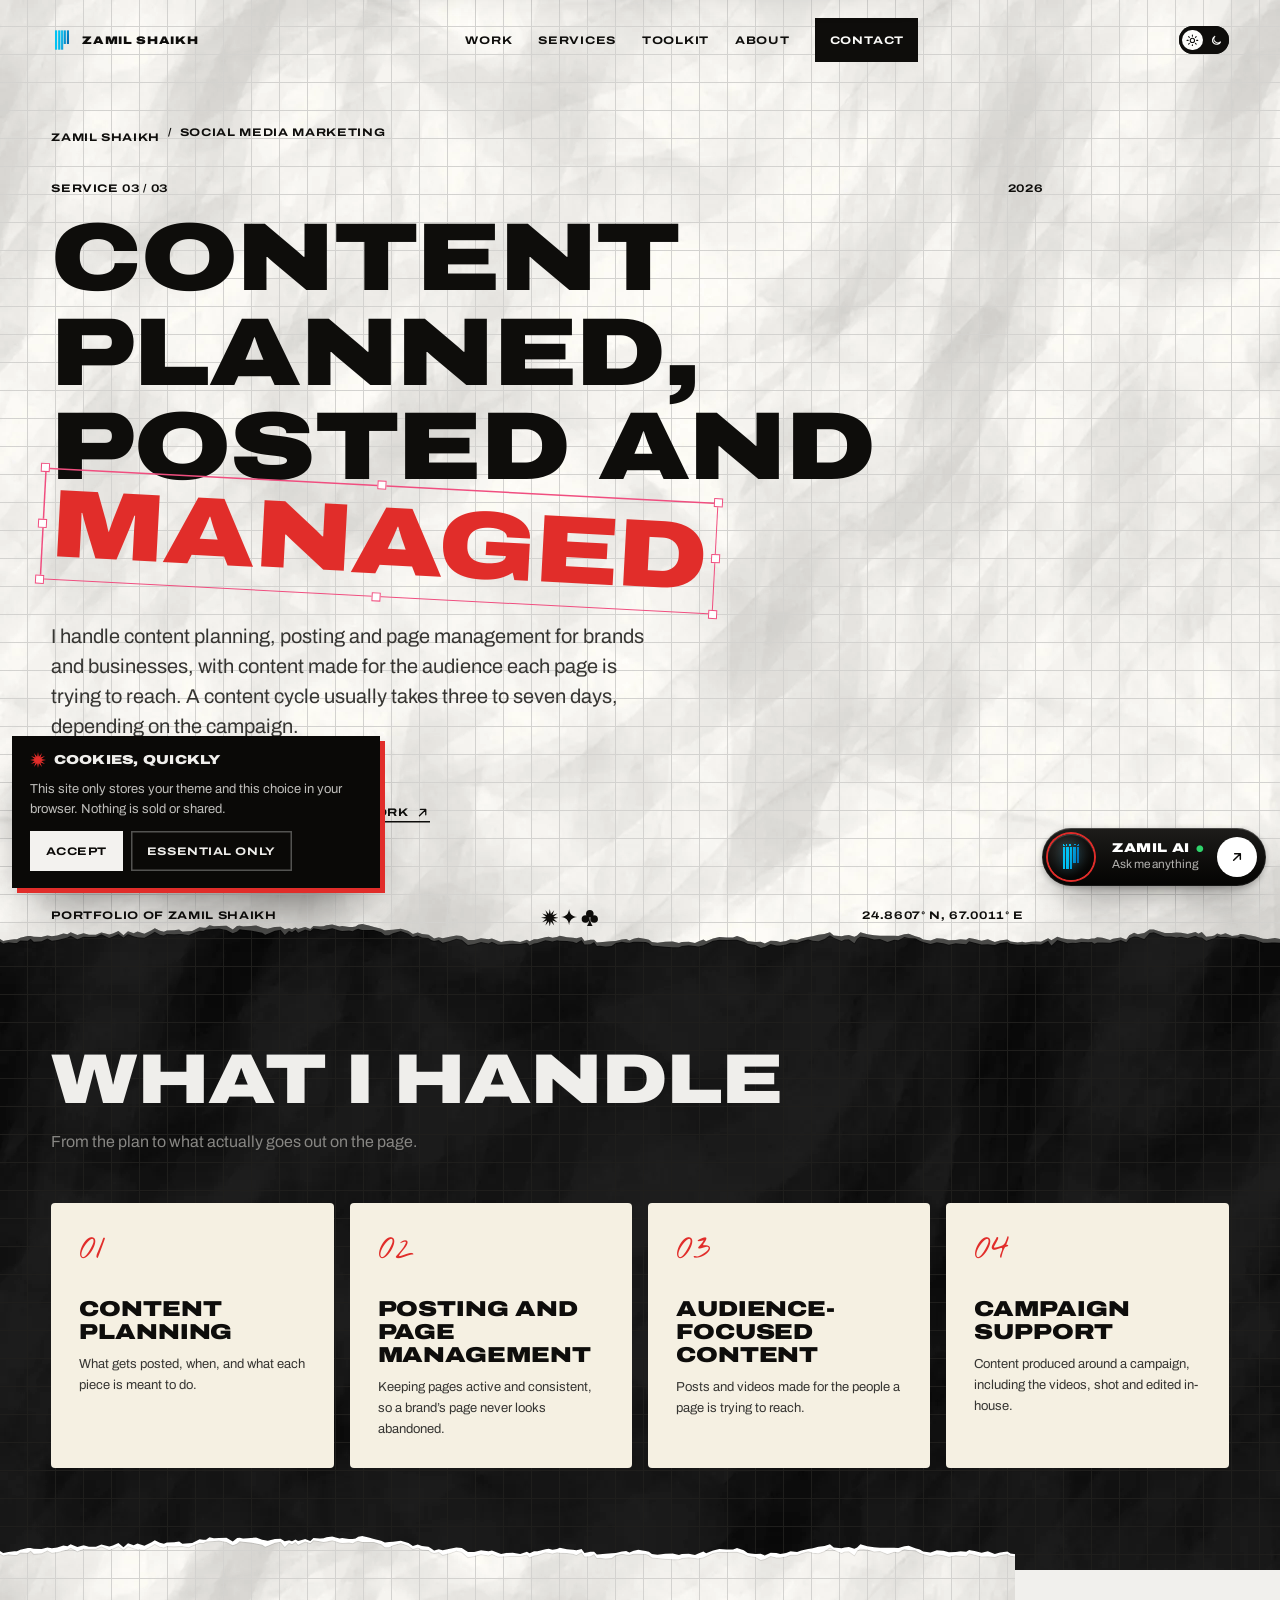
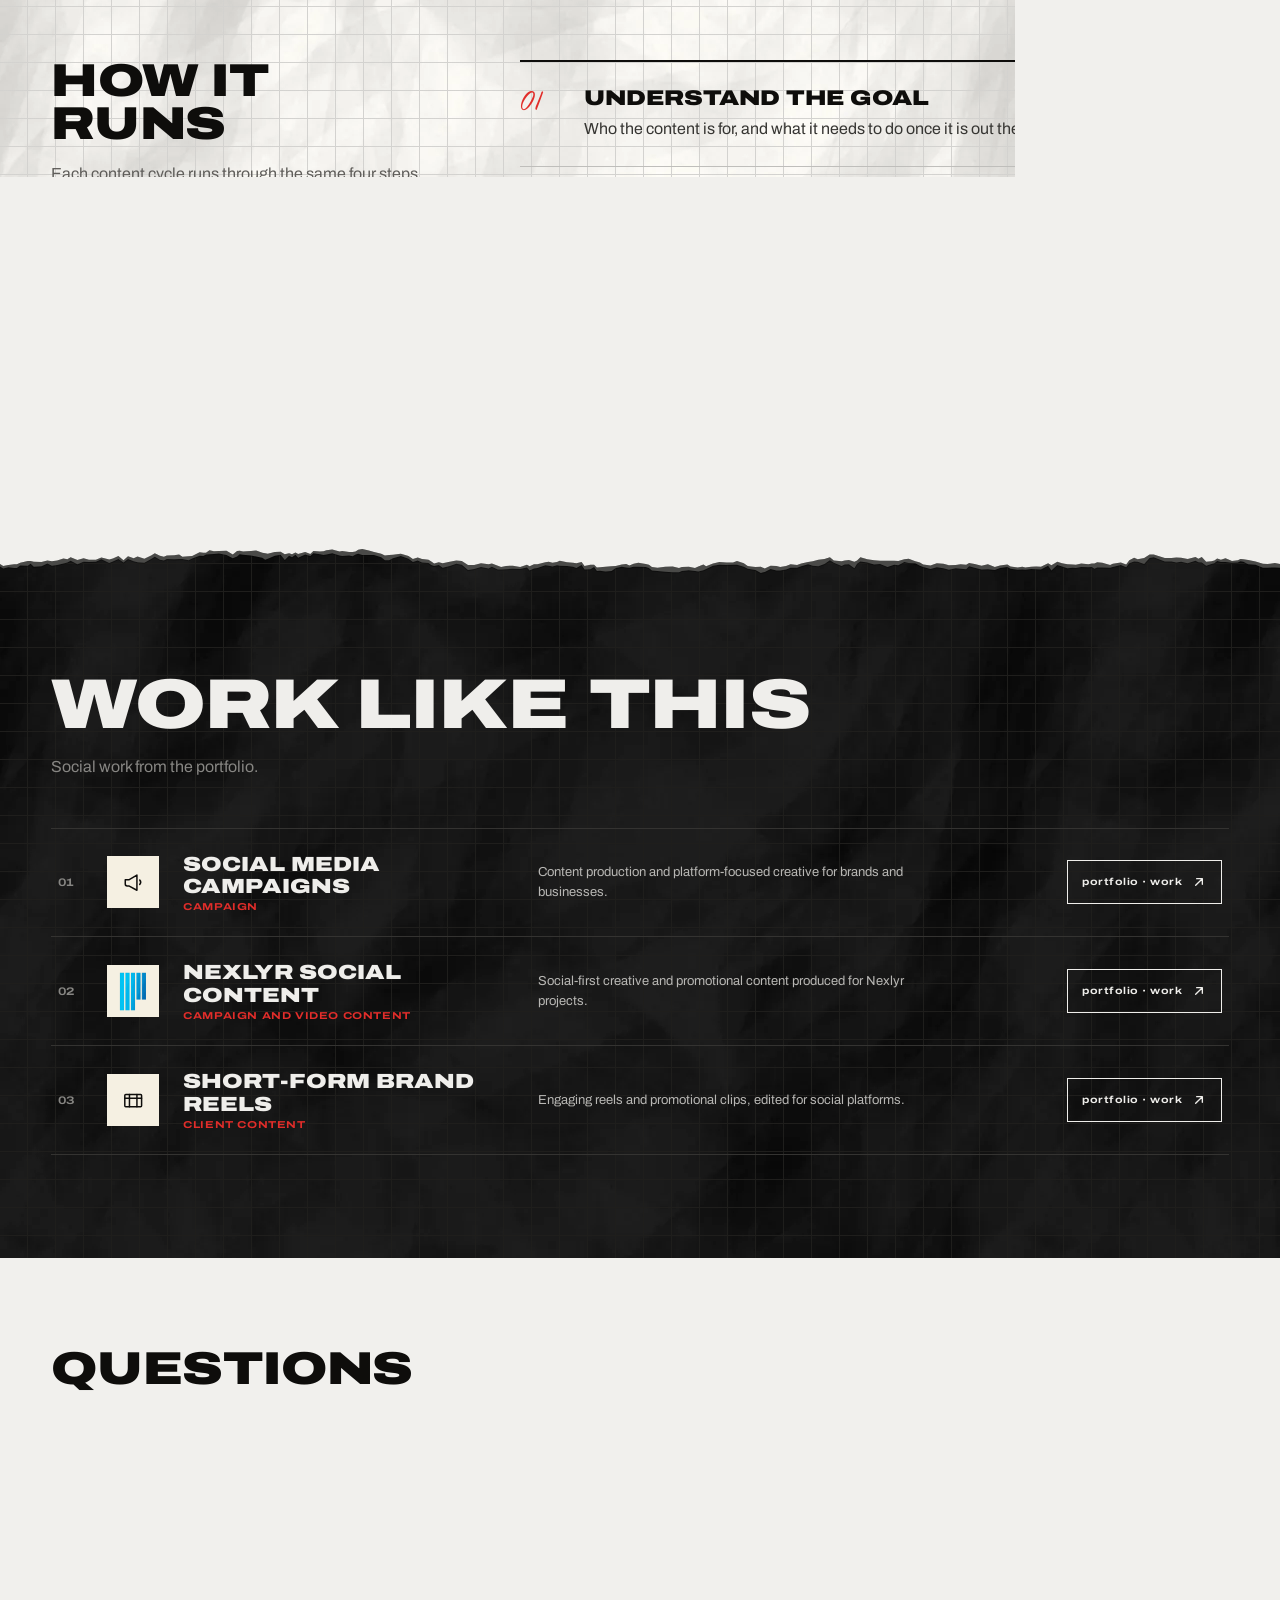
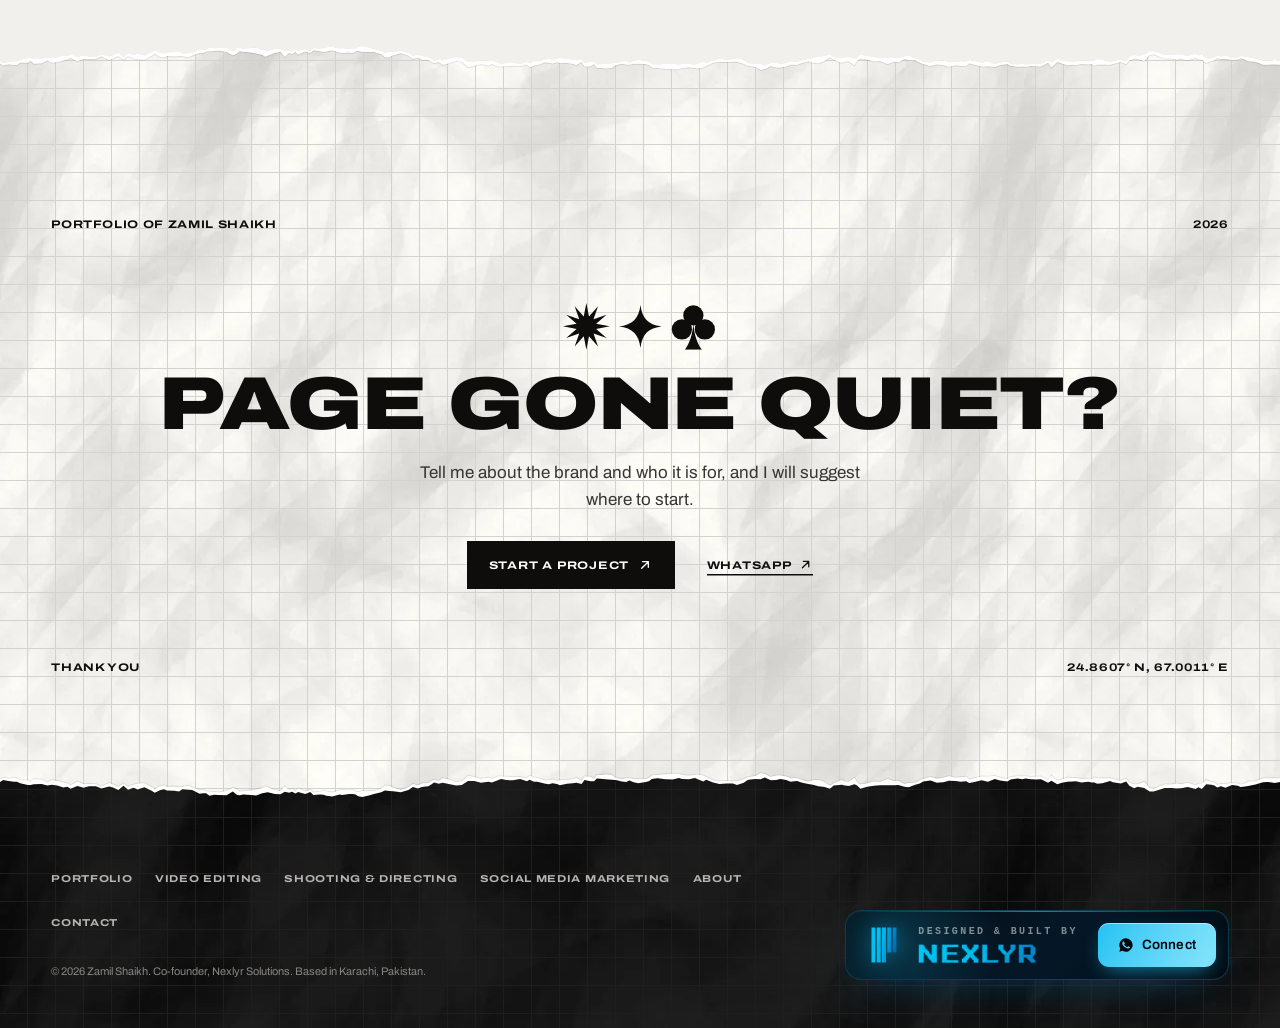
<file: social-media-marketing.html>
<!DOCTYPE html>
<html lang="en" class="no-js">
<head>
<meta charset="UTF-8">
<meta name="viewport" content="width=device-width, initial-scale=1.0, viewport-fit=cover">
<title>Social Media Marketing in Karachi | Zamil Shaikh</title>
<meta name="description" content="Content planning, posting, page management and campaign support by Zamil Shaikh in Karachi, for brands and businesses that want stronger content and a more professional online presence.">
<meta name="author" content="Zamil Shaikh">
<meta name="robots" content="index, follow, max-image-preview:large, max-snippet:-1, max-video-preview:-1">
<meta name="googlebot" content="index, follow, max-image-preview:large, max-snippet:-1">
<meta name="google-site-verification" content="wDHB1RTgLPvijMdIk2iDe6qK_QwUgyCxZqGYaZdzou4">
<meta name="geo.region" content="PK-SD">
<meta name="geo.placename" content="Karachi">
<link rel="canonical" href="https://zamil.nexlyr.solutions/social-media-marketing">
<link rel="alternate" hreflang="x-default" href="https://zamil.nexlyr.solutions/social-media-marketing">
<meta name="theme-color" content="#efeeea">
<link rel="icon" href="/favicon.ico" sizes="48x48">
<link rel="icon" type="image/png" sizes="96x96" href="/icon-96.png">
<link rel="icon" type="image/png" sizes="144x144" href="/icon-144.png">
<link rel="icon" type="image/png" href="/favicon.png">
<link rel="apple-touch-icon" href="/apple-touch-icon.png">
<link rel="manifest" href="/site.webmanifest">
<meta name="apple-mobile-web-app-capable" content="yes">
<meta name="mobile-web-app-capable" content="yes">
<meta name="apple-mobile-web-app-status-bar-style" content="black-translucent">
<meta name="apple-mobile-web-app-title" content="Zamil">
<meta name="format-detection" content="telephone=no">
<meta property="og:locale" content="en_US">
<meta property="og:site_name" content="Zamil Shaikh">
<meta property="og:title" content="Social Media Marketing in Karachi | Zamil Shaikh">
<meta property="og:description" content="Content planning, posting, page management and campaign support for brands that want a more professional online presence.">
<meta property="og:url" content="https://zamil.nexlyr.solutions/social-media-marketing">
<meta property="og:type" content="website">
<meta property="og:image" content="https://zamil.nexlyr.solutions/og-card.jpg">
<meta property="og:image:secure_url" content="https://zamil.nexlyr.solutions/og-card.jpg">
<meta property="og:image:type" content="image/jpeg">
<meta property="og:image:width" content="1200">
<meta property="og:image:height" content="630">
<meta property="og:image:alt" content="Zamil Shaikh — social media marketing and page management">
<meta name="twitter:card" content="summary_large_image">
<meta name="twitter:title" content="Social Media Marketing in Karachi | Zamil Shaikh">
<meta name="twitter:description" content="Content planning, posting, page management and campaign support for brands that want a more professional online presence.">
<meta name="twitter:image" content="https://zamil.nexlyr.solutions/og-card.jpg">
<meta name="twitter:image:alt" content="Zamil Shaikh — social media marketing and page management">
<link rel="me" href="https://www.instagram.com/zamil_fr">
<link rel="me" href="https://www.linkedin.com/in/zamil-shaikh-6154ba41a">
<script>(function(){var d=document.documentElement,t='light';try{t=localStorage.getItem('hm-theme')||'light'}catch(e){}d.className='js';d.dataset.theme=t;var m=document.querySelector('meta[name=theme-color]');if(m&&t==='dark')m.content='#1c1b19'})()</script>
<link rel="preload" href="/font-archivo-wide-900.woff2" as="font" type="font/woff2" crossorigin>
<link rel="preload" href="/font-archivo-wide-700.woff2" as="font" type="font/woff2" crossorigin>
<link rel="preload" href="/font-archivo-400.woff2" as="font" type="font/woff2" crossorigin>

<link rel="stylesheet" href="/site.css?v=1">
<script src="/config.js?v=1" defer></script>
<script src="/lenis.min.js" defer></script>
<script src="/site.js?v=1" defer></script>
<script type="application/ld+json">{
 "@context": "https://schema.org",
 "@graph": [
  {
   "@type": "WebPage",
   "@id": "https://zamil.nexlyr.solutions/social-media-marketing#page",
   "url": "https://zamil.nexlyr.solutions/social-media-marketing",
   "name": "Social Media Marketing in Karachi | Zamil Shaikh",
   "description": "Content planning, posting, page management and campaign support by Zamil Shaikh in Karachi, for brands and businesses that want stronger content and a more professional online presence.",
   "inLanguage": "en",
   "isPartOf": {
    "@id": "https://zamil.nexlyr.solutions/#website"
   },
   "about": {
    "@id": "https://zamil.nexlyr.solutions/#zamil"
   },
   "primaryImageOfPage": "https://zamil.nexlyr.solutions/og-card.jpg"
  },
  {
   "@type": "BreadcrumbList",
   "itemListElement": [
    {
     "@type": "ListItem",
     "position": 1,
     "name": "Zamil Shaikh",
     "item": "https://zamil.nexlyr.solutions/"
    },
    {
     "@type": "ListItem",
     "position": 2,
     "name": "Social media marketing",
     "item": "https://zamil.nexlyr.solutions/social-media-marketing"
    }
   ]
  },
  {
   "@type": "Person",
   "@id": "https://zamil.nexlyr.solutions/#zamil",
   "name": "Zamil Shaikh",
   "alternateName": [
    "Zamil",
    "zamil_fr"
   ],
   "url": "https://zamil.nexlyr.solutions/",
   "image": "https://zamil.nexlyr.solutions/zamil-cutout.webp",
   "jobTitle": "Co-founder, Nexlyr Solutions",
   "worksFor": {
    "@type": "Organization",
    "name": "Nexlyr Solutions",
    "url": "https://nexlyr.solutions"
   },
   "address": {
    "@type": "PostalAddress",
    "addressLocality": "Karachi",
    "addressCountry": "PK"
   },
   "sameAs": [
    "https://www.instagram.com/zamil_fr",
    "https://www.linkedin.com/in/zamil-shaikh-6154ba41a"
   ]
  },
  {
   "@type": "Service",
   "name": "Social media marketing",
   "serviceType": "Social media marketing",
   "description": "Content planning, posting, page management and campaign support.",
   "provider": {
    "@id": "https://zamil.nexlyr.solutions/#zamil"
   },
   "areaServed": {
    "@type": "City",
    "name": "Karachi"
   }
  }
 ]
}</script>
<script type="application/ld+json">{
 "@context": "https://schema.org",
 "@type": "FAQPage",
 "mainEntity": [
  {
   "@type": "Question",
   "name": "How long does a content cycle take?",
   "acceptedAnswer": {
    "@type": "Answer",
    "text": "It depends on the campaign, usually three to seven days."
   }
  },
  {
   "@type": "Question",
   "name": "Do you make the content as well?",
   "acceptedAnswer": {
    "@type": "Answer",
    "text": "Yes. The videos can be shot, directed and edited as part of the same work."
   }
  },
  {
   "@type": "Question",
   "name": "Do you take smaller projects?",
   "acceptedAnswer": {
    "@type": "Answer",
    "text": "Yes, depending on the scope and timeline."
   }
  },
  {
   "@type": "Question",
   "name": "What is the fastest way to reach you?",
   "acceptedAnswer": {
    "@type": "Answer",
    "text": "WhatsApp. The contact form, email and Instagram work too."
   }
  }
 ]
}</script>
</head>
<body class="page">
<svg width="0" height="0" style="position:absolute" aria-hidden="true" focusable="false">
  <symbol id="g-burst" viewBox="0 0 24 24"><path d="M12 0L13.35 6.98L18 1.61L15.68 8.32L22.39 6L17.02 10.65L24 12L17.02 13.35L22.39 18L15.68 15.68L18 22.39L13.35 17.02L12 24L10.65 17.02L6 22.39L8.32 15.68L1.61 18L6.98 13.35L0 12L6.98 10.65L1.61 6L8.32 8.32L6 1.61L10.65 6.98Z"/></symbol>
  <symbol id="g-spark" viewBox="0 0 24 24"><path d="M12 0C12.9 7.6 16.4 11.1 24 12C16.4 12.9 12.9 16.4 12 24C11.1 16.4 7.6 12.9 0 12C7.6 11.1 11.1 7.6 12 0Z"/></symbol>
  <symbol id="g-club" viewBox="0 0 24 24"><circle cx="12" cy="6.4" r="5.2"/><circle cx="6.1" cy="13.6" r="5.2"/><circle cx="17.9" cy="13.6" r="5.2"/><path d="M12 10.5c.4 5.2 1.6 9.6 4.4 13.5H7.6c2.8-3.9 4-8.3 4.4-13.5Z"/></symbol>
  <symbol id="i-arrow" viewBox="0 0 24 24"><path d="M7 17 17 7M8.5 7H17v8.5"/></symbol>
  <symbol id="i-close" viewBox="0 0 24 24"><path d="m6.5 6.5 11 11M17.5 6.5l-11 11"/></symbol>
  <symbol id="i-left" viewBox="0 0 24 24"><path d="M14.5 5.5 8 12l6.5 6.5"/></symbol>
  <symbol id="i-right" viewBox="0 0 24 24"><path d="M9.5 5.5 16 12l-6.5 6.5"/></symbol>
  <symbol id="i-phone" viewBox="0 0 24 24"><path d="M5.5 3.5h3l1.6 4.4-2 1.4a11 11 0 0 0 6.6 6.6l1.4-2 4.4 1.6v3a2 2 0 0 1-2.2 2A16.5 16.5 0 0 1 3.5 5.7a2 2 0 0 1 2-2.2Z"/></symbol>
  <symbol id="i-insta" viewBox="0 0 24 24"><rect x="3" y="3" width="18" height="18" rx="5.4"/><circle cx="12" cy="12" r="4.1"/><circle cx="17.3" cy="6.7" r=".6"/></symbol>
  <symbol id="i-wa" viewBox="0 0 24 24"><path d="M12 3.2a8.8 8.8 0 0 0-7.5 13.4L3.2 20.8l4.4-1.3A8.8 8.8 0 1 0 12 3.2Z"/><path d="M9.2 8.3c.5 2.1 2.2 4.2 4.3 5l1-1.2 2 .9c-.2 1.5-1.7 2.2-3.2 1.7-2.8-.9-5-3.4-5.6-6-.3-1.2.6-2.4 2-2.4Z"/></symbol>
  <symbol id="i-in" viewBox="0 0 24 24"><rect x="3" y="3" width="18" height="18" rx="2.5"/><path d="M7.6 10.2v6.4M7.6 7.4v.1M11.2 16.6v-6.4M11.2 13c0-1.7 1.1-2.9 2.6-2.9s2.4 1 2.4 2.8v3.7"/></symbol>
  <symbol id="i-mail" viewBox="0 0 24 24"><rect x="3" y="5" width="18" height="14" rx="1.5"/><path d="m3.6 6 8.4 7 8.4-7"/></symbol>
  <symbol id="i-heart" viewBox="0 0 24 24"><path d="M12 20s-7.5-4.6-7.5-10.2A4.3 4.3 0 0 1 12 7.2a4.3 4.3 0 0 1 7.5 2.6C19.5 15.4 12 20 12 20Z"/></symbol>
  <symbol id="i-globe" viewBox="0 0 24 24"><circle cx="12" cy="12" r="9"/><path d="M3.4 9.4h17.2M3.4 14.6h17.2M12 3a14.6 14.6 0 0 1 0 18M12 3a14.6 14.6 0 0 0 0 18"/></symbol>
</svg>

<a class="skip" href="#main">Skip to content</a>
<header class="top">
  <div class="wrap">
    <a class="brand" href="/"><img src="/nexlyr-mark.png" alt="" width="22" height="22">Zamil Shaikh</a>
    <nav aria-label="Main"><a href="/#work">Work</a><a href="/#services">Services</a><a href="/#skills">Toolkit</a><a href="/#about">About</a><a class="cta-nav" href="/#contact">Contact</a></nav>
    <button class="menu-btn" type="button" data-menu aria-controls="menu" aria-expanded="false">Menu</button>
  </div>
</header>
<nav class="float" aria-label="Quick navigation">
  <a class="brand" href="/"><img src="/nexlyr-mark.png" alt="" width="22" height="22">Zamil Shaikh</a>
  <a href="/#work">Work</a><a href="/#services">Services</a><a href="/#about">About</a><a class="cta-nav" href="/#contact">Contact</a>
  <button class="menu-btn" type="button" data-menu aria-controls="menu" aria-expanded="false">Menu</button>
</nav>
<div class="sheet ink" id="menu" role="dialog" aria-modal="true" aria-label="Menu" inert>
  <div class="sheet__top"><span class="lbl">Zamil Shaikh · 2026</span><button class="sheet__close" type="button" data-menu-close>Close</button></div>
  <nav aria-label="Menu">
    <a href="/#work"><small>01</small>Work</a>
    <a href="/#services"><small>02</small>Services</a>
    <a href="/#shoot"><small>03</small>Shoots</a>
    <a href="/#social"><small>04</small>Social</a>
    <a href="/#about"><small>05</small>About</a>
    <a href="/#contact"><small>06</small>Contact</a>
  </nav>
  <div class="sheet__foot">
    <a class="lbl" href="/video-editing">Video editing</a><a class="lbl" href="/shooting-directing">Shooting &amp; directing</a>
    <a class="lbl" href="/social-media-marketing">Social media</a><a class="lbl" href="/about">About me</a>
  </div>
</div>
<main id="main">
<section class="phero hero paper" aria-labelledby="h1">
  <div class="phero__mid wrap">
    <p class="crumb lbl"><a href="/">Zamil Shaikh</a><span aria-hidden="true">/</span><span>Social media marketing</span></p>
    <div class="mark__labels" style="max-width:62rem"><span class="lbl">Service 03 / 03</span><span class="lbl num">2026</span></div>
    <h1 id="h1">Content planned, posted and <span class="red sel--tilt-r" data-sel="">managed</span></h1>
    <p class="phero__lead">I handle content planning, posting and page management for brands and businesses, with content made for the audience each page is trying to reach. A content cycle usually takes three to seven days, depending on the campaign.</p>
    <div class="phero__acts">
      <a class="btn" href="/#contact">Start a project<svg viewBox="0 0 24 24" aria-hidden="true"><use href="#i-arrow"/></svg></a>
      <a class="link" href="/#work">See the work<svg viewBox="0 0 24 24" aria-hidden="true"><use href="#i-arrow"/></svg></a>
    </div>
  </div>
  <div class="phero__foot wrap"><span class="lbl">Portfolio of Zamil Shaikh</span><span class="glyphs" aria-hidden="true"><svg><use href="#g-burst"/></svg><svg><use href="#g-spark"/></svg><svg><use href="#g-club"/></svg></span><span class="lbl num">24.8607° N, 67.0011° E</span></div>
</section>
<section class="block ink tear-t" id="what-i-handle" aria-labelledby="what-i-handle-h">
  <div class="wrap">
    <div class="block__head"><h2 id="what-i-handle-h">What I handle</h2><p>From the plan to what actually goes out on the page.</p></div>
    <div class="cards"><article class="card"><span class="card__n" aria-hidden="true">01</span><h3>Content planning</h3><p>What gets posted, when, and what each piece is meant to do.</p></article><article class="card"><span class="card__n" aria-hidden="true">02</span><h3>Posting and page management</h3><p>Keeping pages active and consistent, so a brand’s page never looks abandoned.</p></article><article class="card"><span class="card__n" aria-hidden="true">03</span><h3>Audience-focused content</h3><p>Posts and videos made for the people a page is trying to reach.</p></article><article class="card"><span class="card__n" aria-hidden="true">04</span><h3>Campaign support</h3><p>Content produced around a campaign, including the videos, shot and edited in-house.</p></article></div>
  </div>
</section>
<section class="block paper tear-t block--split" id="how-it-runs" aria-labelledby="how-it-runs-h">
  <div class="wrap">
    <div class="block__head"><h2 id="how-it-runs-h">How it runs</h2><p>Each content cycle runs through the same four steps.</p></div>
    <div class="steps"><div class="step"><div><b>Understand the goal</b><p>Who the content is for, and what it needs to do once it is out there.</p></div></div><div class="step"><div><b>Agree the plan</b><p>The content, the scope and the deliverables, settled before any work starts.</p></div></div><div class="step"><div><b>Create and refine</b><p>Shooting and editing, with your feedback worked in along the way.</p></div></div><div class="step"><div><b>Deliver</b><p>Final files, ready to publish or use wherever they are going.</p></div></div></div>
  </div>
</section>
<section class="block ink tear-t" id="work-like-this" aria-labelledby="work-like-this-h">
  <div class="wrap">
    <div class="block__head"><h2 id="work-like-this-h">Work like this</h2><p>Social work from the portfolio.</p></div>
    <div class="rows"><article class="row"><span class="row__no num">01</span><span class="row__logo"><svg viewBox="0 0 24 24" aria-hidden="true"><path d="M3.5 9.5v4.5a2 2 0 0 0 2 2h1.8l8.7 4.6V4.4L7.3 9.5Z"/><path d="M19 9.6a3.6 3.6 0 0 1 0 4.8"/></svg></span><div class="row__name"><b>Social Media Campaigns</b><small>Campaign</small></div><p class="row__desc">Content production and platform-focused creative for brands and businesses.</p><div class="row__go"><a href="/#work" aria-label="See Social Media Campaigns on the portfolio"><span>portfolio · work</span><svg viewBox="0 0 24 24" aria-hidden="true"><use href="#i-arrow"/></svg></a></div></article><article class="row"><span class="row__no num">02</span><span class="row__logo"><img src="/nexlyr-mark.png" alt="" loading="lazy" decoding="async" width="52" height="52"></span><div class="row__name"><b>Nexlyr Social Content</b><small>Campaign and video content</small></div><p class="row__desc">Social-first creative and promotional content produced for Nexlyr projects.</p><div class="row__go"><a href="/#work" aria-label="See Nexlyr Social Content on the portfolio"><span>portfolio · work</span><svg viewBox="0 0 24 24" aria-hidden="true"><use href="#i-arrow"/></svg></a></div></article><article class="row"><span class="row__no num">03</span><span class="row__logo"><svg viewBox="0 0 24 24" aria-hidden="true"><rect x="3" y="6" width="18" height="13" rx="1"/><path d="M3 10h18M8 6v13M16 6v13"/></svg></span><div class="row__name"><b>Short-form Brand Reels</b><small>Client content</small></div><p class="row__desc">Engaging reels and promotional clips, edited for social platforms.</p><div class="row__go"><a href="/#work" aria-label="See Short-form Brand Reels on the portfolio"><span>portfolio · work</span><svg viewBox="0 0 24 24" aria-hidden="true"><use href="#i-arrow"/></svg></a></div></article></div>
  </div>
</section>
<section class="block paper tear-t block--split" id="questions" aria-labelledby="questions-h">
  <div class="wrap">
    <div class="block__head"><h2 id="questions-h">Questions</h2></div>
    <div class="faq"><details><summary>How long does a content cycle take?</summary><p>It depends on the campaign, usually three to seven days.</p></details><details><summary>Do you make the content as well?</summary><p>Yes. The videos can be shot, directed and edited as part of the same work.</p></details><details><summary>Do you take smaller projects?</summary><p>Yes, depending on the scope and timeline.</p></details><details><summary>What is the fastest way to reach you?</summary><p>WhatsApp. The contact form, email and Instagram work too.</p></details></div>
  </div>
</section>
<section class="block paper tear-tb endcard" aria-labelledby="end-h">
  <div class="wrap">
    <div class="end end--page">
      <div class="end__corners"><span class="lbl">Portfolio of Zamil Shaikh</span><span class="lbl num">2026</span></div>
      <div class="end__mid">
        <span class="glyphs" aria-hidden="true"><svg><use href="#g-burst"/></svg><svg><use href="#g-spark"/></svg><svg><use href="#g-club"/></svg></span>
        <h2 id="end-h" class="end__title">Page gone quiet?</h2>
        <p>Tell me about the brand and who it is for, and I will suggest where to start.</p>
        <div class="phero__acts" style="justify-content:center;margin-top:.5rem">
          <a class="btn" href="/#contact">Start a project<svg viewBox="0 0 24 24" aria-hidden="true"><use href="#i-arrow"/></svg></a>
          <a class="link" href="https://wa.me/923337799953?text=Hi%20Zamil%2C%20I%20found%20your%20portfolio." data-whatsapp target="_blank" rel="noopener">WhatsApp<svg viewBox="0 0 24 24" aria-hidden="true"><use href="#i-arrow"/></svg></a>
        </div>
      </div>
      <div class="end__corners"><span class="lbl">Thank you</span><span class="lbl num">24.8607° N, 67.0011° E</span></div>
    </div>
  </div>
</section>
</main>
<footer class="foot ink">
  <div class="wrap foot__grid">
    <div style="display:grid;gap:1.25rem">
      <nav aria-label="Pages"><a href="/">Portfolio</a><a href="/video-editing">Video editing</a><a href="/shooting-directing">Shooting &amp; directing</a><a href="/social-media-marketing">Social media marketing</a><a href="/about">About</a><a href="/#contact">Contact</a></nav>
      <small>© <span data-year>2026</span> Zamil Shaikh. Co-founder, Nexlyr Solutions. Based in Karachi, Pakistan.</small>
    </div>
    <div class="nxb">
      <a class="nxb__id" href="https://nexlyr.solutions/" target="_blank" rel="noopener" aria-label="Nexlyr Solutions, the studio that designed and built this site">
        <img class="nxb__mk" src="/nexlyr-mark.png" alt="" width="40" height="40" loading="lazy">
        <span class="nxb__tx"><span class="nxb__kk">Designed &amp; built by</span><img class="nxb__wm" src="/nexlyr-wordmark.png" alt="Nexlyr" width="118" height="19" loading="lazy"></span>
      </a>
      <a class="nxb__go" data-nexlyr-wa href="https://wa.me/923337799953?text=Hi%20Nexlyr%21%20I%20saw%20Zamil%20Shaikh%27s%20portfolio%20and%20I%27d%20like%20to%20talk%20about%20a%20project." target="_blank" rel="noopener" aria-label="Connect with Nexlyr Solutions on WhatsApp"><svg viewBox="0 0 24 24" aria-hidden="true"><path d="M12 2a10 10 0 0 0-8.6 15.1L2 22l5-1.3A10 10 0 1 0 12 2zm5.3 14.1c-.2.6-1.3 1.2-1.8 1.2-.5.1-1 .2-3.3-.7-2.8-1.1-4.5-3.9-4.7-4.1-.1-.2-1.1-1.5-1.1-2.9s.7-2 1-2.3c.2-.3.6-.4.8-.4h.6c.2 0 .4 0 .6.5l.8 2c.1.2.1.4 0 .5l-.3.5-.4.5c-.1.1-.3.3-.1.6.2.3.8 1.3 1.7 2.1 1.1 1 2.1 1.3 2.4 1.5.3.1.5.1.6-.1l.9-1c.2-.3.4-.2.6-.1l1.9.9c.3.1.5.2.5.3.1.2.1.8-.1 1.3z"/></svg>Connect</a>
    </div>
  </div>
</footer>
</body>
</html>
</file>
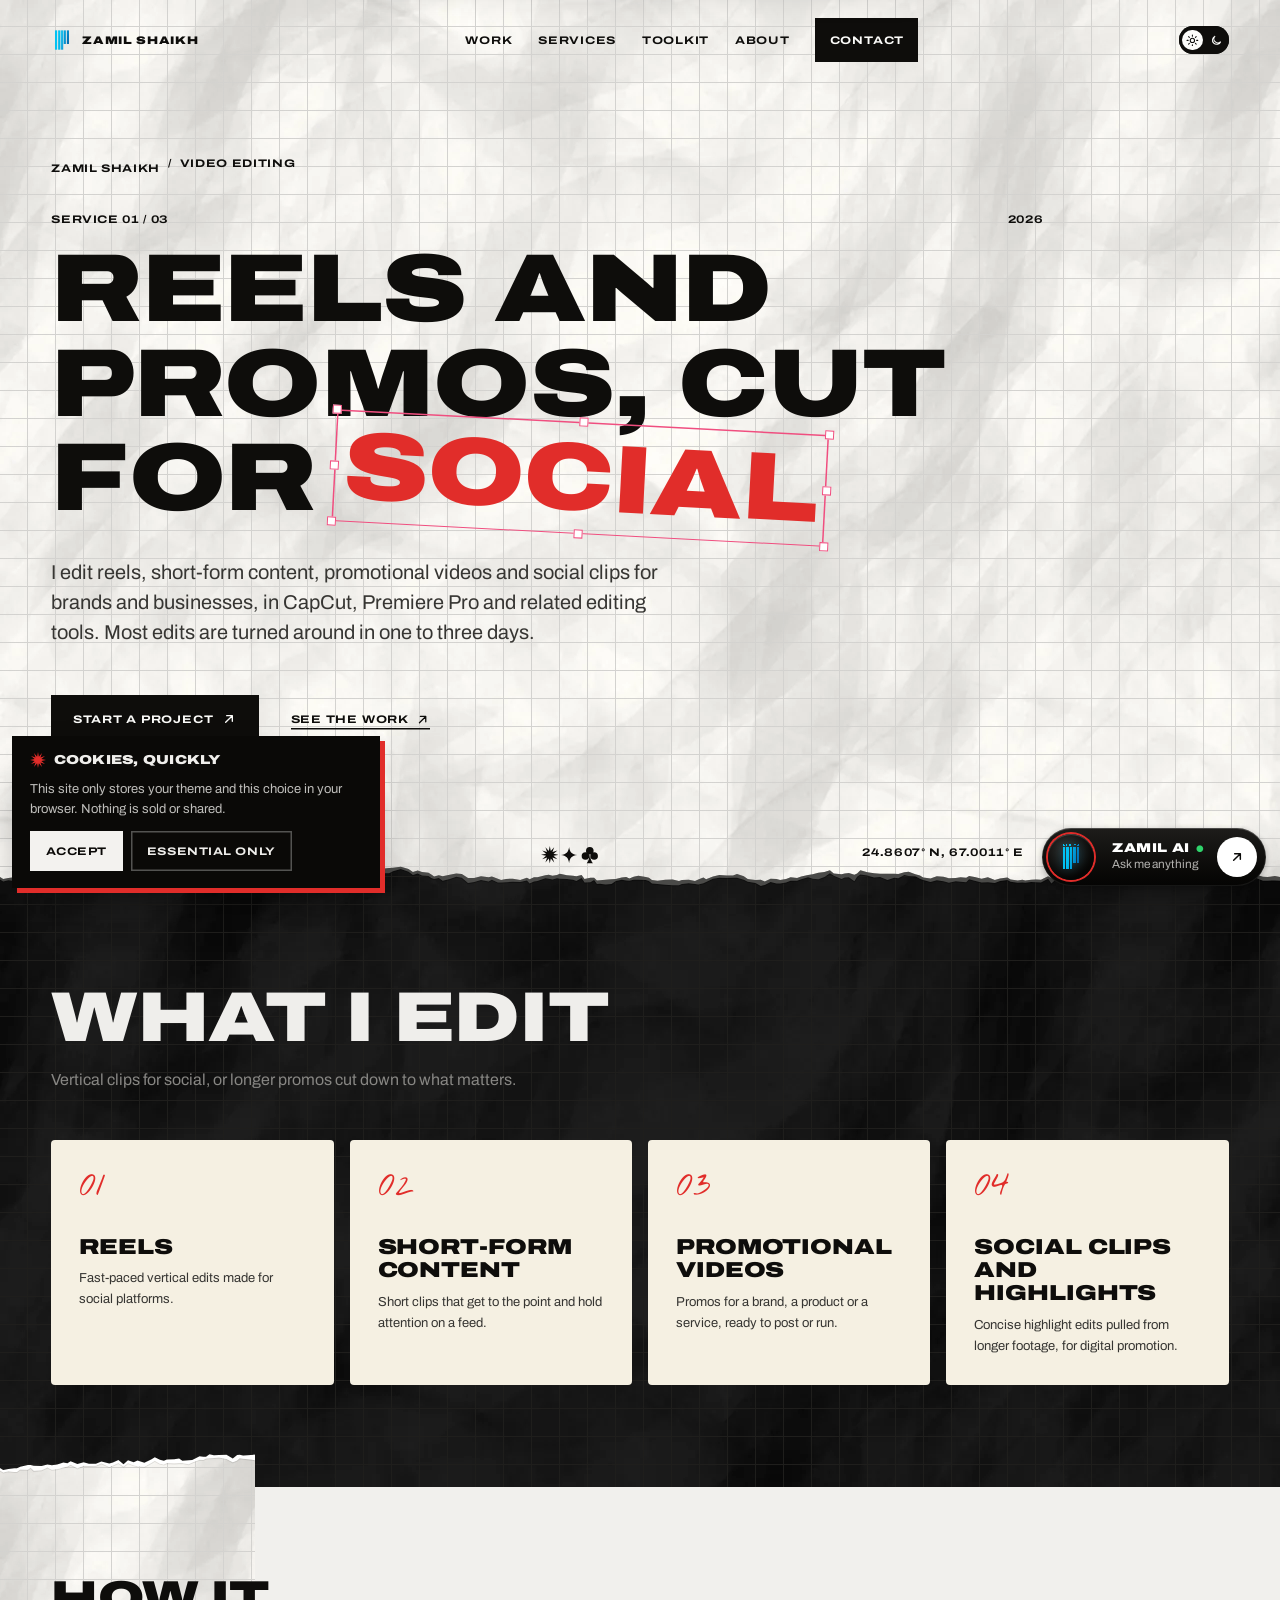
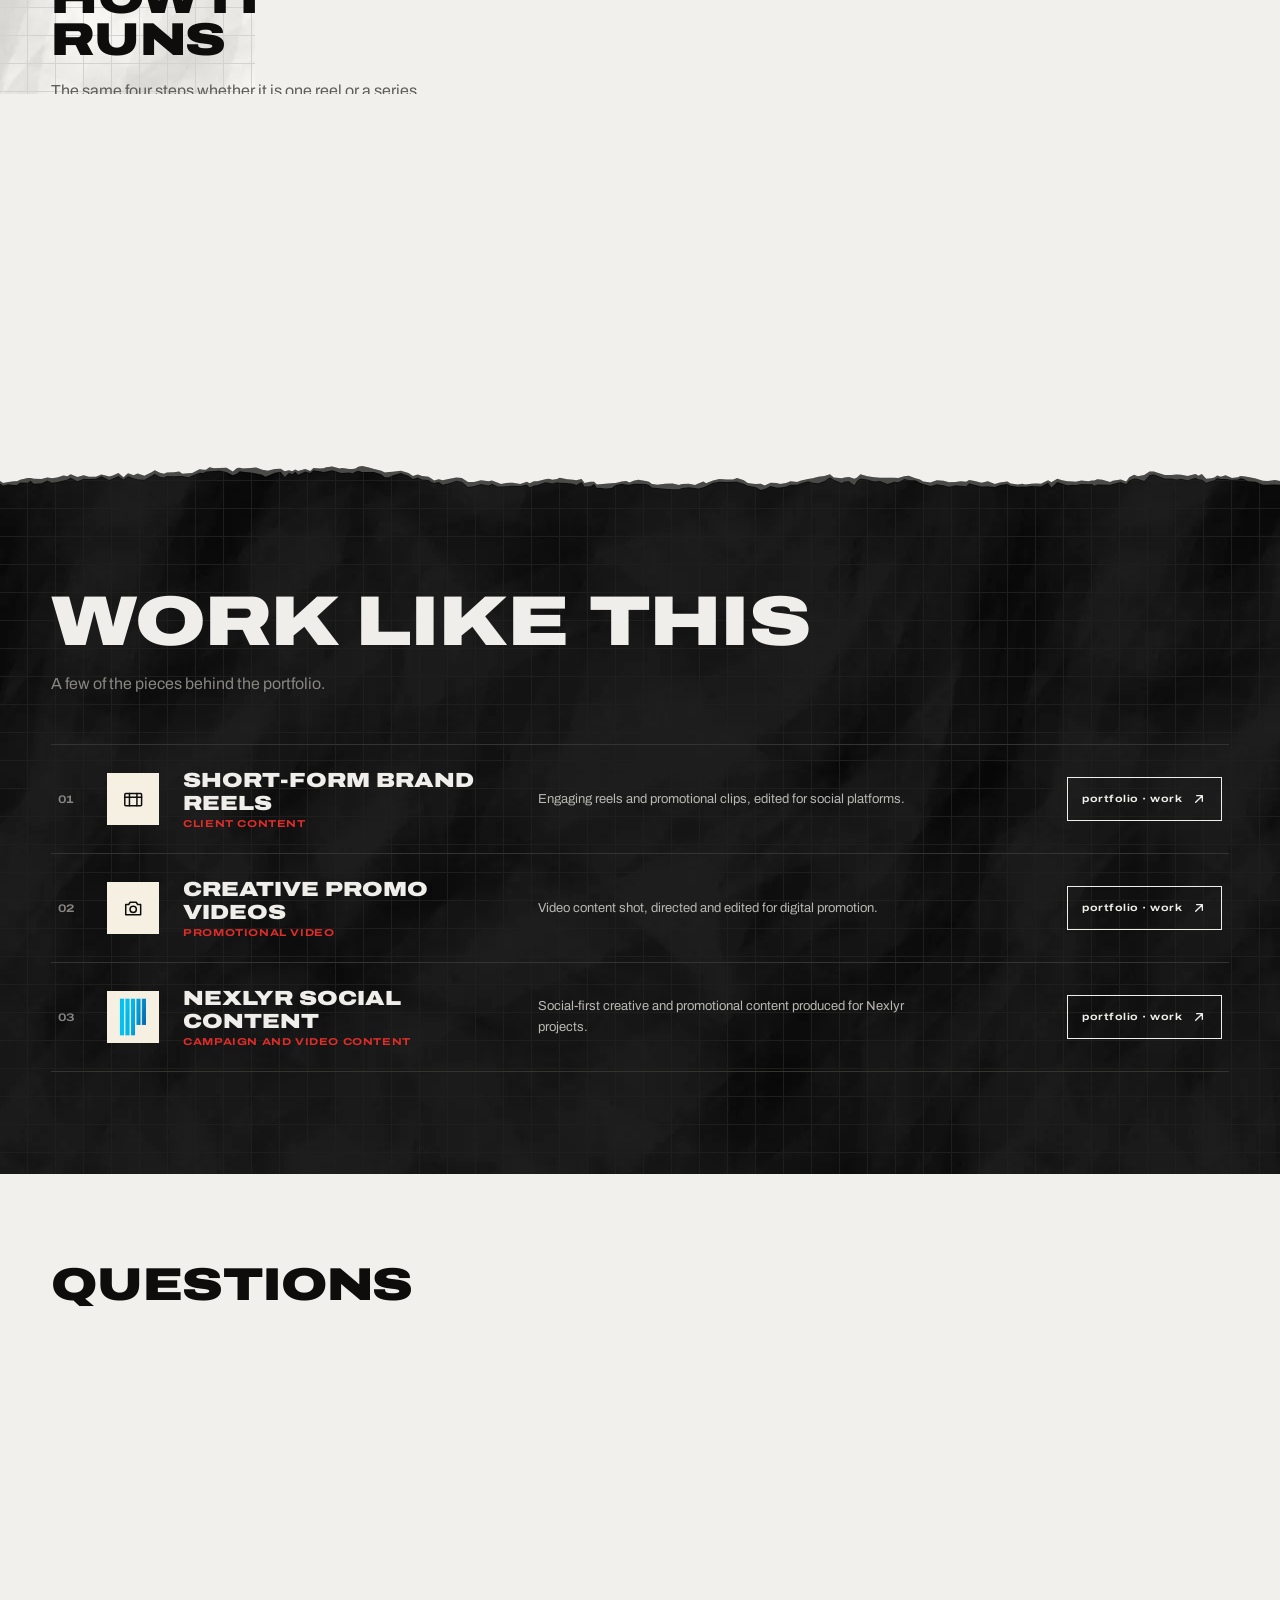
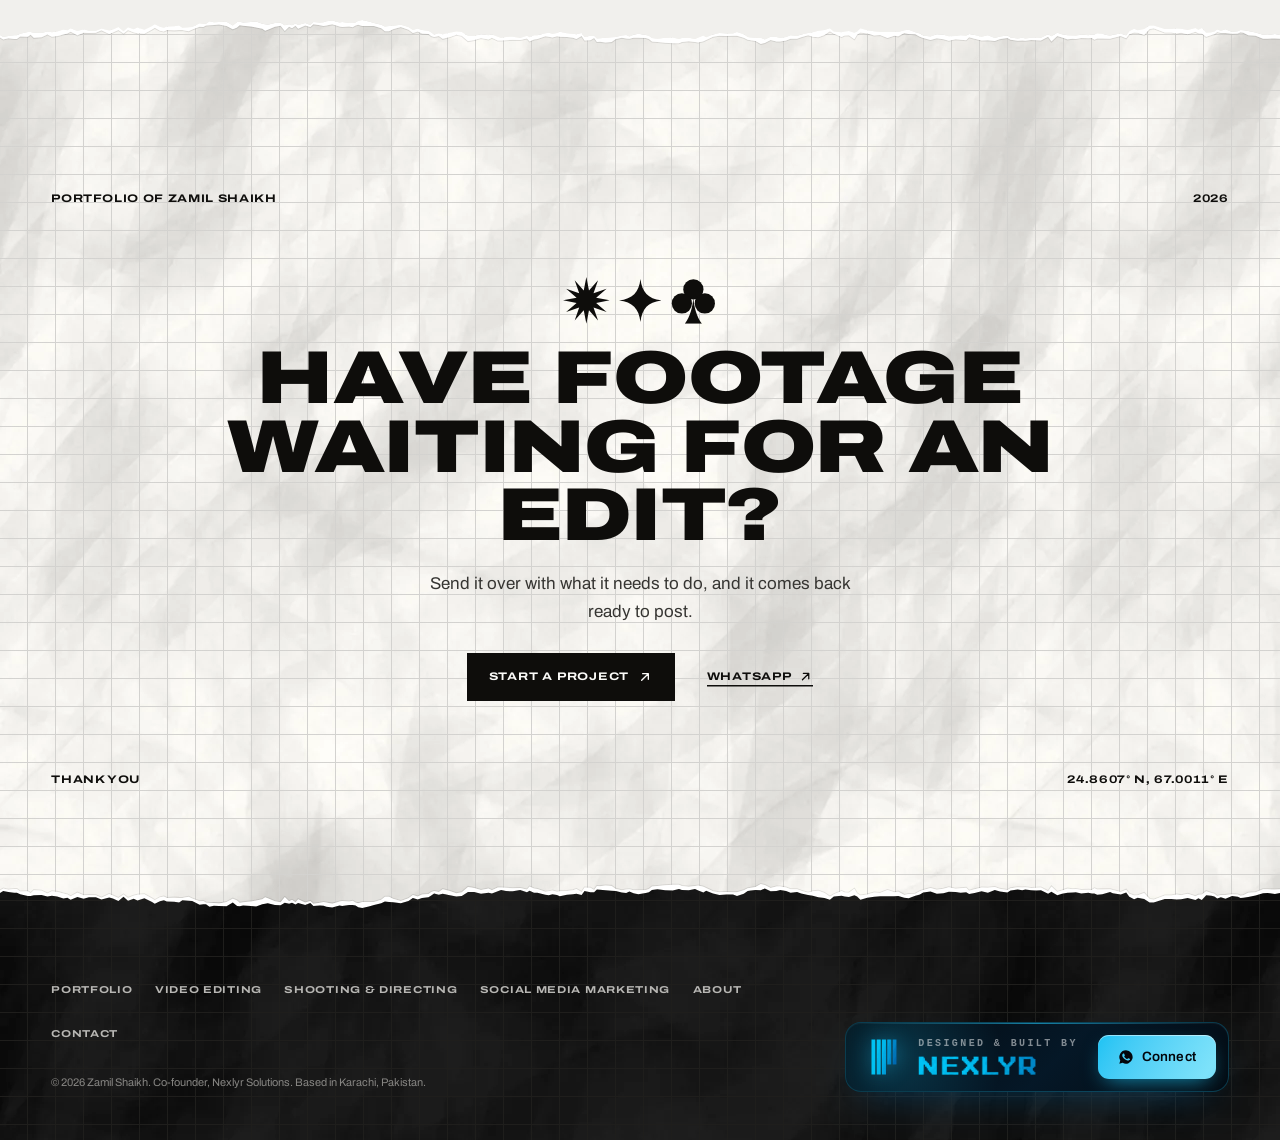
<file: video-editing.html>
<!DOCTYPE html>
<html lang="en" class="no-js">
<head>
<meta charset="UTF-8">
<meta name="viewport" content="width=device-width, initial-scale=1.0, viewport-fit=cover">
<title>Video Editing in Karachi — Reels &amp; Promos | Zamil Shaikh</title>
<meta name="description" content="Reels, short-form content, promotional videos and social clips edited by Zamil Shaikh in Karachi, in CapCut and Premiere Pro. Most edits take one to three days.">
<meta name="author" content="Zamil Shaikh">
<meta name="robots" content="index, follow, max-image-preview:large, max-snippet:-1, max-video-preview:-1">
<meta name="googlebot" content="index, follow, max-image-preview:large, max-snippet:-1">
<meta name="google-site-verification" content="wDHB1RTgLPvijMdIk2iDe6qK_QwUgyCxZqGYaZdzou4">
<meta name="geo.region" content="PK-SD">
<meta name="geo.placename" content="Karachi">
<link rel="canonical" href="https://zamil.nexlyr.solutions/video-editing">
<link rel="alternate" hreflang="x-default" href="https://zamil.nexlyr.solutions/video-editing">
<meta name="theme-color" content="#efeeea">
<link rel="icon" href="/favicon.ico" sizes="48x48">
<link rel="icon" type="image/png" sizes="96x96" href="/icon-96.png">
<link rel="icon" type="image/png" sizes="144x144" href="/icon-144.png">
<link rel="icon" type="image/png" href="/favicon.png">
<link rel="apple-touch-icon" href="/apple-touch-icon.png">
<link rel="manifest" href="/site.webmanifest">
<meta name="apple-mobile-web-app-capable" content="yes">
<meta name="mobile-web-app-capable" content="yes">
<meta name="apple-mobile-web-app-status-bar-style" content="black-translucent">
<meta name="apple-mobile-web-app-title" content="Zamil">
<meta name="format-detection" content="telephone=no">
<meta property="og:locale" content="en_US">
<meta property="og:site_name" content="Zamil Shaikh">
<meta property="og:title" content="Video Editing in Karachi — Reels &amp; Promos | Zamil Shaikh">
<meta property="og:description" content="Reels, short-form content, promos and social clips, edited in CapCut and Premiere Pro. Most edits take one to three days.">
<meta property="og:url" content="https://zamil.nexlyr.solutions/video-editing">
<meta property="og:type" content="website">
<meta property="og:image" content="https://zamil.nexlyr.solutions/og-card.jpg">
<meta property="og:image:secure_url" content="https://zamil.nexlyr.solutions/og-card.jpg">
<meta property="og:image:type" content="image/jpeg">
<meta property="og:image:width" content="1200">
<meta property="og:image:height" content="630">
<meta property="og:image:alt" content="Zamil Shaikh — video editing: reels, promos and short-form content">
<meta name="twitter:card" content="summary_large_image">
<meta name="twitter:title" content="Video Editing in Karachi — Reels &amp; Promos | Zamil Shaikh">
<meta name="twitter:description" content="Reels, short-form content, promos and social clips, edited in CapCut and Premiere Pro. Most edits take one to three days.">
<meta name="twitter:image" content="https://zamil.nexlyr.solutions/og-card.jpg">
<meta name="twitter:image:alt" content="Zamil Shaikh — video editing: reels, promos and short-form content">
<link rel="me" href="https://www.instagram.com/zamil_fr">
<link rel="me" href="https://www.linkedin.com/in/zamil-shaikh-6154ba41a">
<script>(function(){var d=document.documentElement,t='light';try{t=localStorage.getItem('hm-theme')||'light'}catch(e){}d.className='js';d.dataset.theme=t;var m=document.querySelector('meta[name=theme-color]');if(m&&t==='dark')m.content='#1c1b19'})()</script>
<link rel="preload" href="/font-archivo-wide-900.woff2" as="font" type="font/woff2" crossorigin>
<link rel="preload" href="/font-archivo-wide-700.woff2" as="font" type="font/woff2" crossorigin>
<link rel="preload" href="/font-archivo-400.woff2" as="font" type="font/woff2" crossorigin>

<link rel="stylesheet" href="/site.css?v=1">
<script src="/config.js?v=1" defer></script>
<script src="/lenis.min.js" defer></script>
<script src="/site.js?v=1" defer></script>
<script type="application/ld+json">{
 "@context": "https://schema.org",
 "@graph": [
  {
   "@type": "WebPage",
   "@id": "https://zamil.nexlyr.solutions/video-editing#page",
   "url": "https://zamil.nexlyr.solutions/video-editing",
   "name": "Video Editing in Karachi — Reels & Promos | Zamil Shaikh",
   "description": "Reels, short-form content, promotional videos and social clips edited by Zamil Shaikh in Karachi, in CapCut and Premiere Pro. Most edits take one to three days.",
   "inLanguage": "en",
   "isPartOf": {
    "@id": "https://zamil.nexlyr.solutions/#website"
   },
   "about": {
    "@id": "https://zamil.nexlyr.solutions/#zamil"
   },
   "primaryImageOfPage": "https://zamil.nexlyr.solutions/og-card.jpg"
  },
  {
   "@type": "BreadcrumbList",
   "itemListElement": [
    {
     "@type": "ListItem",
     "position": 1,
     "name": "Zamil Shaikh",
     "item": "https://zamil.nexlyr.solutions/"
    },
    {
     "@type": "ListItem",
     "position": 2,
     "name": "Video editing",
     "item": "https://zamil.nexlyr.solutions/video-editing"
    }
   ]
  },
  {
   "@type": "Person",
   "@id": "https://zamil.nexlyr.solutions/#zamil",
   "name": "Zamil Shaikh",
   "alternateName": [
    "Zamil",
    "zamil_fr"
   ],
   "url": "https://zamil.nexlyr.solutions/",
   "image": "https://zamil.nexlyr.solutions/zamil-cutout.webp",
   "jobTitle": "Co-founder, Nexlyr Solutions",
   "worksFor": {
    "@type": "Organization",
    "name": "Nexlyr Solutions",
    "url": "https://nexlyr.solutions"
   },
   "address": {
    "@type": "PostalAddress",
    "addressLocality": "Karachi",
    "addressCountry": "PK"
   },
   "sameAs": [
    "https://www.instagram.com/zamil_fr",
    "https://www.linkedin.com/in/zamil-shaikh-6154ba41a"
   ]
  },
  {
   "@type": "Service",
   "name": "Video editing",
   "serviceType": "Video editing",
   "description": "Reels, short-form content, promotional videos and social clips.",
   "provider": {
    "@id": "https://zamil.nexlyr.solutions/#zamil"
   },
   "areaServed": {
    "@type": "City",
    "name": "Karachi"
   }
  }
 ]
}</script>
<script type="application/ld+json">{
 "@context": "https://schema.org",
 "@type": "FAQPage",
 "mainEntity": [
  {
   "@type": "Question",
   "name": "How long does an edit take?",
   "acceptedAnswer": {
    "@type": "Answer",
    "text": "Usually one to three days, depending on the length and how much footage there is."
   }
  },
  {
   "@type": "Question",
   "name": "What do you edit in?",
   "acceptedAnswer": {
    "@type": "Answer",
    "text": "CapCut and Premiere Pro, along with related editing tools."
   }
  },
  {
   "@type": "Question",
   "name": "Can you shoot the footage too?",
   "acceptedAnswer": {
    "@type": "Answer",
    "text": "Yes. Shooting, directing and editing can all be handled together, so one person carries it from the idea to the final cut."
   }
  },
  {
   "@type": "Question",
   "name": "Do you take smaller projects?",
   "acceptedAnswer": {
    "@type": "Answer",
    "text": "Yes, depending on the scope and timeline."
   }
  },
  {
   "@type": "Question",
   "name": "What is the fastest way to reach you?",
   "acceptedAnswer": {
    "@type": "Answer",
    "text": "WhatsApp. The contact form, email and Instagram work too."
   }
  }
 ]
}</script>
</head>
<body class="page">
<svg width="0" height="0" style="position:absolute" aria-hidden="true" focusable="false">
  <symbol id="g-burst" viewBox="0 0 24 24"><path d="M12 0L13.35 6.98L18 1.61L15.68 8.32L22.39 6L17.02 10.65L24 12L17.02 13.35L22.39 18L15.68 15.68L18 22.39L13.35 17.02L12 24L10.65 17.02L6 22.39L8.32 15.68L1.61 18L6.98 13.35L0 12L6.98 10.65L1.61 6L8.32 8.32L6 1.61L10.65 6.98Z"/></symbol>
  <symbol id="g-spark" viewBox="0 0 24 24"><path d="M12 0C12.9 7.6 16.4 11.1 24 12C16.4 12.9 12.9 16.4 12 24C11.1 16.4 7.6 12.9 0 12C7.6 11.1 11.1 7.6 12 0Z"/></symbol>
  <symbol id="g-club" viewBox="0 0 24 24"><circle cx="12" cy="6.4" r="5.2"/><circle cx="6.1" cy="13.6" r="5.2"/><circle cx="17.9" cy="13.6" r="5.2"/><path d="M12 10.5c.4 5.2 1.6 9.6 4.4 13.5H7.6c2.8-3.9 4-8.3 4.4-13.5Z"/></symbol>
  <symbol id="i-arrow" viewBox="0 0 24 24"><path d="M7 17 17 7M8.5 7H17v8.5"/></symbol>
  <symbol id="i-close" viewBox="0 0 24 24"><path d="m6.5 6.5 11 11M17.5 6.5l-11 11"/></symbol>
  <symbol id="i-left" viewBox="0 0 24 24"><path d="M14.5 5.5 8 12l6.5 6.5"/></symbol>
  <symbol id="i-right" viewBox="0 0 24 24"><path d="M9.5 5.5 16 12l-6.5 6.5"/></symbol>
  <symbol id="i-phone" viewBox="0 0 24 24"><path d="M5.5 3.5h3l1.6 4.4-2 1.4a11 11 0 0 0 6.6 6.6l1.4-2 4.4 1.6v3a2 2 0 0 1-2.2 2A16.5 16.5 0 0 1 3.5 5.7a2 2 0 0 1 2-2.2Z"/></symbol>
  <symbol id="i-insta" viewBox="0 0 24 24"><rect x="3" y="3" width="18" height="18" rx="5.4"/><circle cx="12" cy="12" r="4.1"/><circle cx="17.3" cy="6.7" r=".6"/></symbol>
  <symbol id="i-wa" viewBox="0 0 24 24"><path d="M12 3.2a8.8 8.8 0 0 0-7.5 13.4L3.2 20.8l4.4-1.3A8.8 8.8 0 1 0 12 3.2Z"/><path d="M9.2 8.3c.5 2.1 2.2 4.2 4.3 5l1-1.2 2 .9c-.2 1.5-1.7 2.2-3.2 1.7-2.8-.9-5-3.4-5.6-6-.3-1.2.6-2.4 2-2.4Z"/></symbol>
  <symbol id="i-in" viewBox="0 0 24 24"><rect x="3" y="3" width="18" height="18" rx="2.5"/><path d="M7.6 10.2v6.4M7.6 7.4v.1M11.2 16.6v-6.4M11.2 13c0-1.7 1.1-2.9 2.6-2.9s2.4 1 2.4 2.8v3.7"/></symbol>
  <symbol id="i-mail" viewBox="0 0 24 24"><rect x="3" y="5" width="18" height="14" rx="1.5"/><path d="m3.6 6 8.4 7 8.4-7"/></symbol>
  <symbol id="i-heart" viewBox="0 0 24 24"><path d="M12 20s-7.5-4.6-7.5-10.2A4.3 4.3 0 0 1 12 7.2a4.3 4.3 0 0 1 7.5 2.6C19.5 15.4 12 20 12 20Z"/></symbol>
  <symbol id="i-globe" viewBox="0 0 24 24"><circle cx="12" cy="12" r="9"/><path d="M3.4 9.4h17.2M3.4 14.6h17.2M12 3a14.6 14.6 0 0 1 0 18M12 3a14.6 14.6 0 0 0 0 18"/></symbol>
</svg>

<a class="skip" href="#main">Skip to content</a>
<header class="top">
  <div class="wrap">
    <a class="brand" href="/"><img src="/nexlyr-mark.png" alt="" width="22" height="22">Zamil Shaikh</a>
    <nav aria-label="Main"><a href="/#work">Work</a><a href="/#services">Services</a><a href="/#skills">Toolkit</a><a href="/#about">About</a><a class="cta-nav" href="/#contact">Contact</a></nav>
    <button class="menu-btn" type="button" data-menu aria-controls="menu" aria-expanded="false">Menu</button>
  </div>
</header>
<nav class="float" aria-label="Quick navigation">
  <a class="brand" href="/"><img src="/nexlyr-mark.png" alt="" width="22" height="22">Zamil Shaikh</a>
  <a href="/#work">Work</a><a href="/#services">Services</a><a href="/#about">About</a><a class="cta-nav" href="/#contact">Contact</a>
  <button class="menu-btn" type="button" data-menu aria-controls="menu" aria-expanded="false">Menu</button>
</nav>
<div class="sheet ink" id="menu" role="dialog" aria-modal="true" aria-label="Menu" inert>
  <div class="sheet__top"><span class="lbl">Zamil Shaikh · 2026</span><button class="sheet__close" type="button" data-menu-close>Close</button></div>
  <nav aria-label="Menu">
    <a href="/#work"><small>01</small>Work</a>
    <a href="/#services"><small>02</small>Services</a>
    <a href="/#shoot"><small>03</small>Shoots</a>
    <a href="/#social"><small>04</small>Social</a>
    <a href="/#about"><small>05</small>About</a>
    <a href="/#contact"><small>06</small>Contact</a>
  </nav>
  <div class="sheet__foot">
    <a class="lbl" href="/video-editing">Video editing</a><a class="lbl" href="/shooting-directing">Shooting &amp; directing</a>
    <a class="lbl" href="/social-media-marketing">Social media</a><a class="lbl" href="/about">About me</a>
  </div>
</div>
<main id="main">
<section class="phero hero paper" aria-labelledby="h1">
  <div class="phero__mid wrap">
    <p class="crumb lbl"><a href="/">Zamil Shaikh</a><span aria-hidden="true">/</span><span>Video editing</span></p>
    <div class="mark__labels" style="max-width:62rem"><span class="lbl">Service 01 / 03</span><span class="lbl num">2026</span></div>
    <h1 id="h1">Reels and promos, cut for <span class="red sel--tilt-r" data-sel="">social</span></h1>
    <p class="phero__lead">I edit reels, short-form content, promotional videos and social clips for brands and businesses, in CapCut, Premiere Pro and related editing tools. Most edits are turned around in one to three days.</p>
    <div class="phero__acts">
      <a class="btn" href="/#contact">Start a project<svg viewBox="0 0 24 24" aria-hidden="true"><use href="#i-arrow"/></svg></a>
      <a class="link" href="/#work">See the work<svg viewBox="0 0 24 24" aria-hidden="true"><use href="#i-arrow"/></svg></a>
    </div>
  </div>
  <div class="phero__foot wrap"><span class="lbl">Portfolio of Zamil Shaikh</span><span class="glyphs" aria-hidden="true"><svg><use href="#g-burst"/></svg><svg><use href="#g-spark"/></svg><svg><use href="#g-club"/></svg></span><span class="lbl num">24.8607° N, 67.0011° E</span></div>
</section>
<section class="block ink tear-t" id="what-i-edit" aria-labelledby="what-i-edit-h">
  <div class="wrap">
    <div class="block__head"><h2 id="what-i-edit-h">What I edit</h2><p>Vertical clips for social, or longer promos cut down to what matters.</p></div>
    <div class="cards"><article class="card"><span class="card__n" aria-hidden="true">01</span><h3>Reels</h3><p>Fast-paced vertical edits made for social platforms.</p></article><article class="card"><span class="card__n" aria-hidden="true">02</span><h3>Short-form content</h3><p>Short clips that get to the point and hold attention on a feed.</p></article><article class="card"><span class="card__n" aria-hidden="true">03</span><h3>Promotional videos</h3><p>Promos for a brand, a product or a service, ready to post or run.</p></article><article class="card"><span class="card__n" aria-hidden="true">04</span><h3>Social clips and highlights</h3><p>Concise highlight edits pulled from longer footage, for digital promotion.</p></article></div>
  </div>
</section>
<section class="block paper tear-t block--split" id="how-it-runs" aria-labelledby="how-it-runs-h">
  <div class="wrap">
    <div class="block__head"><h2 id="how-it-runs-h">How it runs</h2><p>The same four steps whether it is one reel or a series.</p></div>
    <div class="steps"><div class="step"><div><b>Understand the goal</b><p>Who the content is for, and what it needs to do once it is out there.</p></div></div><div class="step"><div><b>Agree the plan</b><p>The content, the scope and the deliverables, settled before any work starts.</p></div></div><div class="step"><div><b>Create and refine</b><p>Shooting and editing, with your feedback worked in along the way.</p></div></div><div class="step"><div><b>Deliver</b><p>Final files, ready to publish or use wherever they are going.</p></div></div></div>
  </div>
</section>
<section class="block ink tear-t" id="work-like-this" aria-labelledby="work-like-this-h">
  <div class="wrap">
    <div class="block__head"><h2 id="work-like-this-h">Work like this</h2><p>A few of the pieces behind the portfolio.</p></div>
    <div class="rows"><article class="row"><span class="row__no num">01</span><span class="row__logo"><svg viewBox="0 0 24 24" aria-hidden="true"><rect x="3" y="6" width="18" height="13" rx="1"/><path d="M3 10h18M8 6v13M16 6v13"/></svg></span><div class="row__name"><b>Short-form Brand Reels</b><small>Client content</small></div><p class="row__desc">Engaging reels and promotional clips, edited for social platforms.</p><div class="row__go"><a href="/#work" aria-label="See Short-form Brand Reels on the portfolio"><span>portfolio · work</span><svg viewBox="0 0 24 24" aria-hidden="true"><use href="#i-arrow"/></svg></a></div></article><article class="row"><span class="row__no num">02</span><span class="row__logo"><svg viewBox="0 0 24 24" aria-hidden="true"><path d="M4 8h3.2l1.6-2.4h6.4L16.8 8H20v11H4Z"/><circle cx="12" cy="13.2" r="3.4"/></svg></span><div class="row__name"><b>Creative Promo Videos</b><small>Promotional video</small></div><p class="row__desc">Video content shot, directed and edited for digital promotion.</p><div class="row__go"><a href="/#work" aria-label="See Creative Promo Videos on the portfolio"><span>portfolio · work</span><svg viewBox="0 0 24 24" aria-hidden="true"><use href="#i-arrow"/></svg></a></div></article><article class="row"><span class="row__no num">03</span><span class="row__logo"><img src="/nexlyr-mark.png" alt="" loading="lazy" decoding="async" width="52" height="52"></span><div class="row__name"><b>Nexlyr Social Content</b><small>Campaign and video content</small></div><p class="row__desc">Social-first creative and promotional content produced for Nexlyr projects.</p><div class="row__go"><a href="/#work" aria-label="See Nexlyr Social Content on the portfolio"><span>portfolio · work</span><svg viewBox="0 0 24 24" aria-hidden="true"><use href="#i-arrow"/></svg></a></div></article></div>
  </div>
</section>
<section class="block paper tear-t block--split" id="questions" aria-labelledby="questions-h">
  <div class="wrap">
    <div class="block__head"><h2 id="questions-h">Questions</h2></div>
    <div class="faq"><details><summary>How long does an edit take?</summary><p>Usually one to three days, depending on the length and how much footage there is.</p></details><details><summary>What do you edit in?</summary><p>CapCut and Premiere Pro, along with related editing tools.</p></details><details><summary>Can you shoot the footage too?</summary><p>Yes. Shooting, directing and editing can all be handled together, so one person carries it from the idea to the final cut.</p></details><details><summary>Do you take smaller projects?</summary><p>Yes, depending on the scope and timeline.</p></details><details><summary>What is the fastest way to reach you?</summary><p>WhatsApp. The contact form, email and Instagram work too.</p></details></div>
  </div>
</section>
<section class="block paper tear-tb endcard" aria-labelledby="end-h">
  <div class="wrap">
    <div class="end end--page">
      <div class="end__corners"><span class="lbl">Portfolio of Zamil Shaikh</span><span class="lbl num">2026</span></div>
      <div class="end__mid">
        <span class="glyphs" aria-hidden="true"><svg><use href="#g-burst"/></svg><svg><use href="#g-spark"/></svg><svg><use href="#g-club"/></svg></span>
        <h2 id="end-h" class="end__title">Have footage waiting for an edit?</h2>
        <p>Send it over with what it needs to do, and it comes back ready to post.</p>
        <div class="phero__acts" style="justify-content:center;margin-top:.5rem">
          <a class="btn" href="/#contact">Start a project<svg viewBox="0 0 24 24" aria-hidden="true"><use href="#i-arrow"/></svg></a>
          <a class="link" href="https://wa.me/923337799953?text=Hi%20Zamil%2C%20I%20found%20your%20portfolio." data-whatsapp target="_blank" rel="noopener">WhatsApp<svg viewBox="0 0 24 24" aria-hidden="true"><use href="#i-arrow"/></svg></a>
        </div>
      </div>
      <div class="end__corners"><span class="lbl">Thank you</span><span class="lbl num">24.8607° N, 67.0011° E</span></div>
    </div>
  </div>
</section>
</main>
<footer class="foot ink">
  <div class="wrap foot__grid">
    <div style="display:grid;gap:1.25rem">
      <nav aria-label="Pages"><a href="/">Portfolio</a><a href="/video-editing">Video editing</a><a href="/shooting-directing">Shooting &amp; directing</a><a href="/social-media-marketing">Social media marketing</a><a href="/about">About</a><a href="/#contact">Contact</a></nav>
      <small>© <span data-year>2026</span> Zamil Shaikh. Co-founder, Nexlyr Solutions. Based in Karachi, Pakistan.</small>
    </div>
    <div class="nxb">
      <a class="nxb__id" href="https://nexlyr.solutions/" target="_blank" rel="noopener" aria-label="Nexlyr Solutions, the studio that designed and built this site">
        <img class="nxb__mk" src="/nexlyr-mark.png" alt="" width="40" height="40" loading="lazy">
        <span class="nxb__tx"><span class="nxb__kk">Designed &amp; built by</span><img class="nxb__wm" src="/nexlyr-wordmark.png" alt="Nexlyr" width="118" height="19" loading="lazy"></span>
      </a>
      <a class="nxb__go" data-nexlyr-wa href="https://wa.me/923337799953?text=Hi%20Nexlyr%21%20I%20saw%20Zamil%20Shaikh%27s%20portfolio%20and%20I%27d%20like%20to%20talk%20about%20a%20project." target="_blank" rel="noopener" aria-label="Connect with Nexlyr Solutions on WhatsApp"><svg viewBox="0 0 24 24" aria-hidden="true"><path d="M12 2a10 10 0 0 0-8.6 15.1L2 22l5-1.3A10 10 0 1 0 12 2zm5.3 14.1c-.2.6-1.3 1.2-1.8 1.2-.5.1-1 .2-3.3-.7-2.8-1.1-4.5-3.9-4.7-4.1-.1-.2-1.1-1.5-1.1-2.9s.7-2 1-2.3c.2-.3.6-.4.8-.4h.6c.2 0 .4 0 .6.5l.8 2c.1.2.1.4 0 .5l-.3.5-.4.5c-.1.1-.3.3-.1.6.2.3.8 1.3 1.7 2.1 1.1 1 2.1 1.3 2.4 1.5.3.1.5.1.6-.1l.9-1c.2-.3.4-.2.6-.1l1.9.9c.3.1.5.2.5.3.1.2.1.8-.1 1.3z"/></svg>Connect</a>
    </div>
  </div>
</footer>
</body>
</html>
</file>
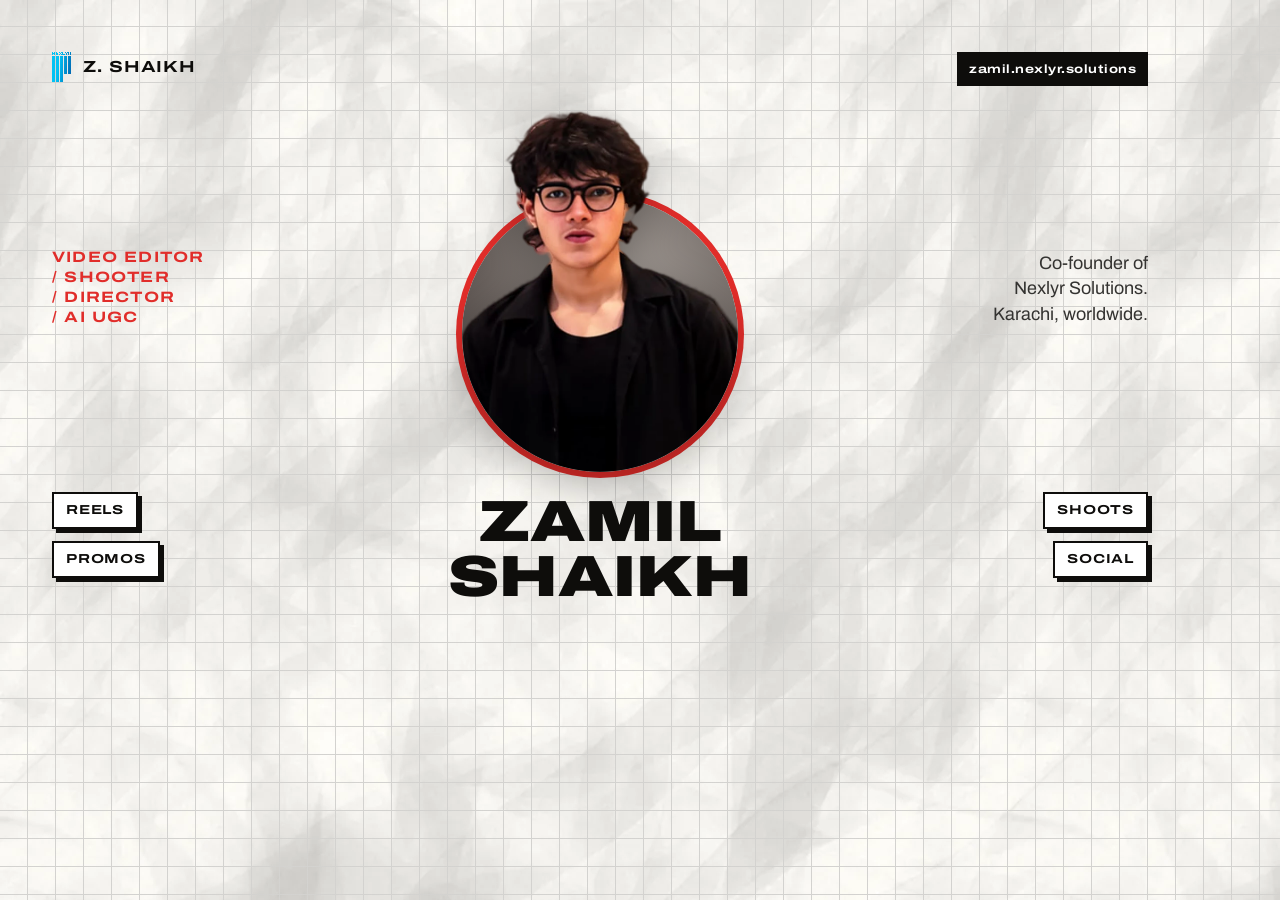
<file: .design/og-card.html>
<!doctype html><html><head><meta charset="utf-8"><style>
/* Social preview card, 1200x630 (Zamil Shaikh; render with Chrome at 1200x630 and save as ../og-card.jpg). Crop-safe: face + name live in the centre 630x630 square,
   so WhatsApp / iMessage / Instagram square thumbnails still show the important part. */
@font-face{font-family:W;src:url(../font-archivo-wide-900.woff2);font-weight:900}
@font-face{font-family:W;src:url(../font-archivo-wide-700.woff2);font-weight:700}
@font-face{font-family:T;src:url(../font-archivo-400.woff2);font-weight:400}
*{margin:0;box-sizing:border-box}
:root{--ink:oklch(16% .004 90);--paper:oklch(95.5% .004 90);--grid:oklch(86.5% .004 90);--red:oklch(59% .215 27.5)}
body{width:1200px;height:630px;overflow:hidden;position:relative;color:var(--ink);font-family:T;
 background-color:var(--paper);background-image:linear-gradient(90deg,var(--grid) 1px,transparent 1px),linear-gradient(0deg,var(--grid) 1px,transparent 1px),url(../paper-light.webp);
 background-size:28px 28px,28px 28px,1024px 1024px;background-position:-1px -1px,-1px -1px,0 0}
.o{position:absolute;left:50%;top:196px;width:276px;height:276px;translate:-50% 0}
.o i{position:absolute;inset:0;border-radius:50%;background:radial-gradient(75% 75% at 60% 28%,oklch(70% .012 60),oklch(52% .012 50) 62%,oklch(40% .012 40));box-shadow:0 0 0 6px var(--red)}
.o .p{position:absolute;left:-160px;right:-160px;top:-220px;bottom:0;filter:drop-shadow(0 16px 22px oklch(0% 0 0 / .28))}
.o .p span{position:absolute;inset:0;
 -webkit-mask:radial-gradient(circle 138px at 298px 358px,#000 99.4%,transparent 100%),linear-gradient(#000 0 0) 0 0/100% 262px no-repeat;
 mask:radial-gradient(circle 138px at 298px 358px,#000 99.4%,transparent 100%),linear-gradient(#000 0 0) 0 0/100% 262px no-repeat}
.o .p img{position:absolute;left:50%;top:125px;width:360px;translate:-50% 0}
h1{position:absolute;left:0;right:0;top:494px;text-align:center;font:900 58px/.95 W;text-transform:uppercase}
.side{position:absolute;top:52px;bottom:52px;width:220px;display:flex;flex-direction:column;justify-content:space-between}
.l{left:52px}.r{right:52px;align-items:flex-end;text-align:right}
.brand{display:flex;align-items:center;gap:12px;font:700 16px/1 W;letter-spacing:.06em;text-transform:uppercase}
.brand img{height:30px}
.lbl{font:700 15px/1.35 W;letter-spacing:.08em;text-transform:uppercase;color:var(--red)}
.tags{display:grid;gap:12px;justify-items:start}
.r .tags{justify-items:end}
.tags b{font:700 13px/1 W;letter-spacing:.06em;text-transform:uppercase;padding:12px 14px;background:#fff;box-shadow:inset 0 0 0 2px var(--ink),4px 4px 0 var(--ink)}
.url{font:700 12px/1 W;letter-spacing:.04em;padding:11px 12px;background:var(--ink);color:#fff}
.note{font:400 18px/1.4 T;color:oklch(32% .004 90)}
</style></head><body>
<div class="side l">
  <div class="brand"><img src="../nexlyr-logo.svg" alt="">Z. Shaikh</div>
  <div class="lbl">Video editor<br>/ Shooter<br>/ Director<br>/ AI UGC</div>
  <div class="tags"><b>Reels</b><b>Promos</b></div>
</div>
<div class="side r">
  <span class="url">zamil.nexlyr.solutions</span>
  <p class="note">Co-founder of<br>Nexlyr Solutions.<br>Karachi, worldwide.</p>
  <div class="tags"><b>Shoots</b><b>Social</b></div>
</div>
<div class="o"><i></i><div class="p"><span><img src="../zamil-cutout.webp" alt=""></span></div></div>
<h1>Zamil<br>Shaikh</h1>
</body></html>
</file>
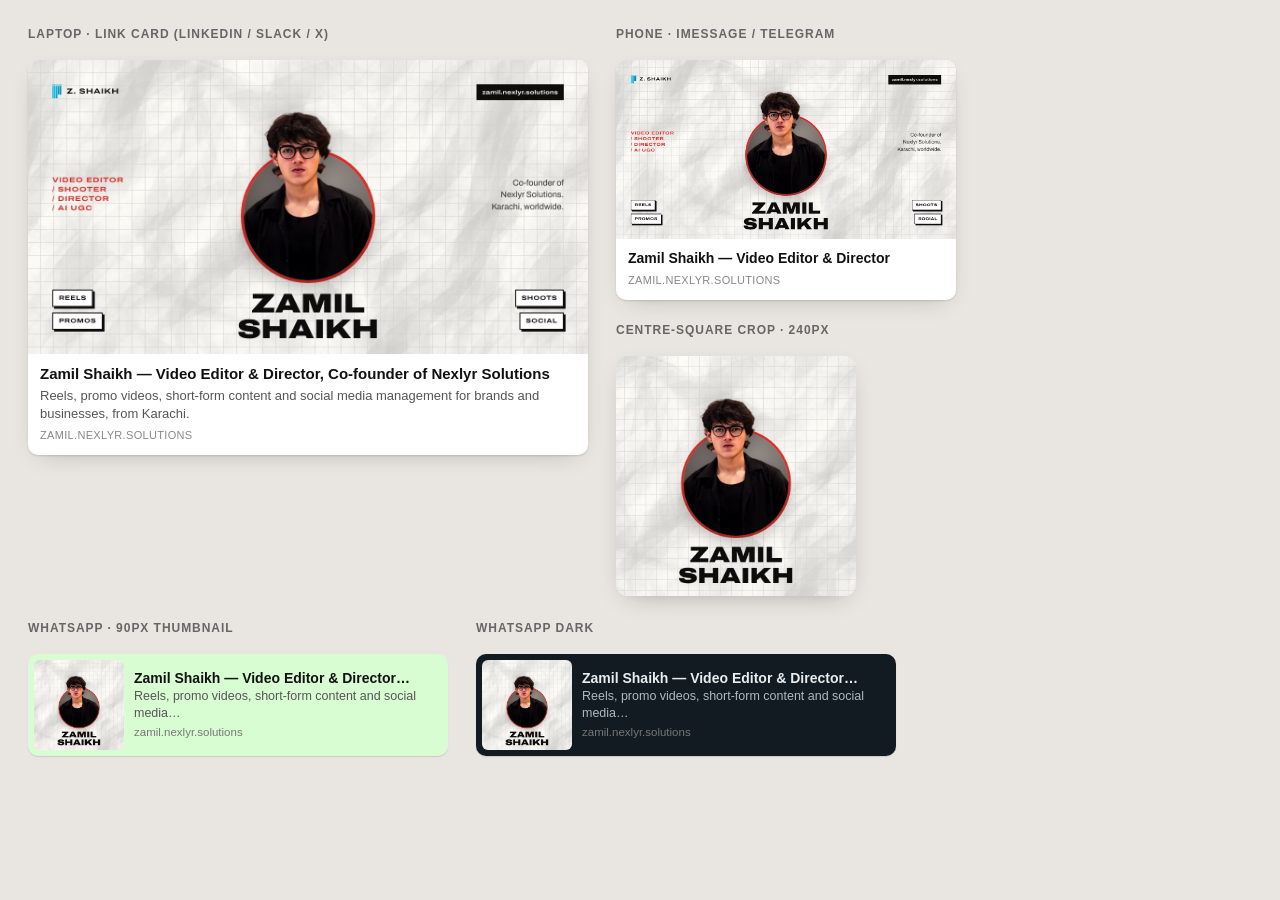
<file: .design/og-preview.html>
<!doctype html><html><head><meta charset="utf-8"><title>OG preview</title><style>
*{box-sizing:border-box;margin:0}
body{font:14px/1.35 -apple-system,Segoe UI,Roboto,Arial,sans-serif;background:#e9e6e1;color:#111;padding:28px;width:1240px}
h2{font:700 12px/1 Arial;letter-spacing:.08em;text-transform:uppercase;color:#666;margin:0 0 10px}
.row{display:flex;gap:28px;align-items:flex-start;flex-wrap:wrap}
.col{display:grid;gap:10px}
.card{background:#fff;border-radius:10px;overflow:hidden;box-shadow:0 1px 2px rgba(0,0,0,.12),0 8px 24px -12px rgba(0,0,0,.25)}
.card img{display:block;width:100%;aspect-ratio:1200/630;object-fit:cover}
.card .t{padding:10px 12px 12px}.card b{display:block;font-size:15px;margin-bottom:3px}.card p{color:#555;font-size:13px}.card small{display:block;color:#888;margin-top:6px;text-transform:uppercase;font-size:11px;letter-spacing:.03em}
.lap{width:560px}.ph{width:340px}
.ph .t b{font-size:14px}
.sq{width:240px;height:240px;border-radius:12px;overflow:hidden;box-shadow:0 8px 24px -12px rgba(0,0,0,.35)}
.sq img{width:100%;height:100%;object-fit:cover;object-position:50% 50%}
.wa{display:flex;gap:10px;align-items:center;width:420px;background:#d9fdd3;border-radius:10px;padding:6px;box-shadow:0 1px 1px rgba(0,0,0,.12)}
.wa .th{flex:none;width:90px;height:90px;border-radius:6px;overflow:hidden}.wa .th img{width:100%;height:100%;object-fit:cover}
.wa b{display:block;font-size:14px}.wa p{font-size:12.5px;color:#555}.wa small{color:#777;font-size:11.5px}
.dark{background:#111b21;color:#e9edef}.dark p{color:#aebac1}
</style></head><body>
<div class="row">
 <div class="col"><h2>Laptop · link card (LinkedIn / Slack / X)</h2>
  <div class="card lap"><img src="../og-card.jpg" alt=""><div class="t"><b>Zamil Shaikh — Video Editor &amp; Director, Co-founder of Nexlyr Solutions</b><p>Reels, promo videos, short-form content and social media management for brands and businesses, from Karachi.</p><small>zamil.nexlyr.solutions</small></div></div>
 </div>
 <div class="col"><h2>Phone · iMessage / Telegram</h2>
  <div class="card ph"><img src="../og-card.jpg" alt=""><div class="t"><b>Zamil Shaikh — Video Editor &amp; Director</b><small>zamil.nexlyr.solutions</small></div></div>
  <h2 style="margin-top:14px">Centre-square crop · 240px</h2>
  <div class="sq"><img src="../og-card.jpg" alt=""></div>
 </div>
</div>
<div class="row" style="margin-top:26px">
 <div class="col"><h2>WhatsApp · 90px thumbnail</h2>
  <div class="wa"><div class="th"><img src="../og-card.jpg" alt=""></div><div><b>Zamil Shaikh — Video Editor &amp; Director…</b><p>Reels, promo videos, short-form content and social media…</p><small>zamil.nexlyr.solutions</small></div></div>
 </div>
 <div class="col"><h2>WhatsApp dark</h2>
  <div class="wa dark"><div class="th"><img src="../og-card.jpg" alt=""></div><div><b>Zamil Shaikh — Video Editor &amp; Director…</b><p>Reels, promo videos, short-form content and social media…</p><small>zamil.nexlyr.solutions</small></div></div>
 </div>
</div>
</body></html>
</file>
<file: site.css>
/* Hallmark · genre: editorial · macrostructure: studied-DNA "Paper & Ink portfolio" · design-system: design.md · designed-as-app
 * carried over 1:1 from HASHIR-PORTFOLIO for Zamil Shaikh (Zamil block at the end of this file)
 * theme: studied-DNA (source: .design/reference — graph-paper / torn-edge graphic-design portfolio)
 * paper oklch(95.5% 0.004 90) · ink oklch(16% 0.004 90) · accent oklch(59% 0.215 27.5) signal red · select oklch(66% 0.2 6) pink
 * display: Archivo Wide 900 (self-hosted, wdth 125) · labels: Archivo Wide 700 · body: Archivo 400/600 · outlier: Nothing You Could Do
 * pre-emit critique: P5 H4 E4 S5 R4 V5
 */

/* ───────── fonts (all local, subset to Latin) ───────── */
@font-face{font-family:'Archivo Wide';src:url('font-archivo-wide-900.woff2') format('woff2');font-weight:900;font-style:normal;font-display:swap}
@font-face{font-family:'Archivo Wide';src:url('font-archivo-wide-700.woff2') format('woff2');font-weight:700;font-style:normal;font-display:swap}
@font-face{font-family:'Archivo Text';src:url('font-archivo-400.woff2') format('woff2');font-weight:400;font-style:normal;font-display:swap}
@font-face{font-family:'Archivo Text';src:url('font-archivo-body-600.woff2') format('woff2');font-weight:600;font-style:normal;font-display:swap}
@font-face{font-family:'Hand';src:url('font-hand.woff2') format('woff2');font-weight:400;font-style:normal;font-display:swap}
/* metric-matched fallbacks so the swap never reflows the page */
@font-face{font-family:'Wide Fallback';src:local('Arial Black'),local('Arial Bold'),local('Helvetica Neue Bold'),local('Arial');font-weight:900;size-adjust:118%;ascent-override:80%;descent-override:20%}
@font-face{font-family:'Text Fallback';src:local('Arial'),local('Helvetica Neue'),local('Roboto');size-adjust:100%}

/* ───────── tokens ───────── */
:root{
  --color-paper:oklch(95.5% 0.004 90);
  --color-paper-hi:oklch(99% 0.002 90);
  --color-cream:oklch(95.6% 0.02 92);
  --color-ink:oklch(16% 0.004 90);
  --color-ink-2:oklch(33% 0.005 90);
  --color-ink-3:oklch(48% 0.006 90);
  --color-on-ink:oklch(95% 0.004 90);
  --color-on-ink-2:oklch(78% 0.004 90);
  --color-on-ink-3:oklch(62% 0.004 90);
  --color-grid:oklch(86.5% 0.004 90);
  --color-grid-ink:oklch(23.5% 0.004 90);
  --color-rule:oklch(80% 0.004 90);
  --color-rule-ink:oklch(32% 0.004 90);
  --color-accent:oklch(59% 0.215 27.5);
  --color-accent-deep:oklch(50% 0.2 27.5);
  --color-select:oklch(66% 0.2 6);
  --color-handle:oklch(100% 0 0);
  --color-focus:oklch(59% 0.215 27.5);
  --color-nx-bg:oklch(14% 0.02 245);
  --color-nx-bg-2:oklch(20% 0.04 245);
  --color-nx-cyan:oklch(76% 0.14 225);
  --color-nx-cyan-2:oklch(86% 0.1 215);
  --color-nx-ink:oklch(12% 0.02 245);
  --color-shadow:oklch(10% 0 0 / .32);

  --font-display:'Archivo Wide','Wide Fallback',system-ui,sans-serif;
  --font-body:'Archivo Text','Text Fallback',system-ui,sans-serif;
  --font-hand:'Hand','Segoe Print','Bradley Hand',cursive;

  --space-3xs:.25rem;--space-2xs:.5rem;--space-xs:.75rem;--space-sm:1rem;--space-md:1.5rem;
  --space-lg:2rem;--space-xl:3rem;--space-2xl:4.5rem;--space-3xl:7rem;--space-4xl:10rem;

  --text-2xs:.625rem;--text-xs:.6875rem;--text-sm:.8125rem;--text-base:1rem;--text-md:1.0625rem;--text-lg:1.25rem;
  --text-xl:clamp(1.25rem,1rem + 1vw,1.75rem);
  --text-2xl:clamp(1.6rem,1.1rem + 2.2vw,2.75rem);
  --text-3xl:clamp(2rem,1.2rem + 4vw,4.5rem);
  --text-4xl:clamp(2.4rem,1rem + 7vw,7.5rem);
  --text-display:min(10.6rem,calc((100vw - 2 * var(--gutter)) / 7.8));

  --gutter:clamp(1rem,4vw,3.5rem);
  --maxw:90rem;
  --tear-h:3rem;
  --grid-size:28px;

  --ease-out:cubic-bezier(.16,1,.3,1);
  --ease-in:cubic-bezier(.5,0,.75,0);
  --ease-in-out:cubic-bezier(.65,0,.35,1);
  --dur-short:180ms;--dur-mid:420ms;--dur-long:900ms;
  --radius-card:4px;--radius-pill:999px;--radius-input:0;
}

/* ───────── base ───────── */
*,*::before,*::after{box-sizing:border-box;margin:0;padding:0}
html{-webkit-text-size-adjust:100%;text-size-adjust:100%;overflow-x:clip;scroll-padding-top:5rem;background:var(--color-ink)}
body{overflow-x:clip;font-family:var(--font-body);font-size:var(--text-base);line-height:1.6;color:var(--color-ink);background:var(--color-paper);
  -webkit-font-smoothing:antialiased;-moz-osx-font-smoothing:grayscale;text-rendering:optimizeLegibility}
img,video,svg{display:block;max-width:100%}
img{height:auto}
a{color:inherit;text-decoration:none}
button{font:inherit;color:inherit;background:none;border:0;cursor:pointer}
input,textarea{font:inherit;color:inherit}
h1,h2,h3,h4{font-family:var(--font-display);font-weight:900;font-style:normal;line-height:.92;letter-spacing:-.005em;text-transform:uppercase;
  overflow-wrap:anywhere;min-width:0}
p{max-width:62ch}
.h2-like{font-family:var(--font-display);font-weight:900;font-style:normal;text-transform:uppercase;line-height:.9;letter-spacing:-.005em;max-width:none}
html.lenis,html.lenis body{height:auto}
.lenis.lenis-stopped{overflow:clip}
.lenis [data-lenis-prevent]{overscroll-behavior:contain}
strong,b{font-weight:600}
::selection{background:var(--color-accent);color:var(--color-paper-hi)}
:focus-visible{outline:2px solid var(--color-focus);outline-offset:3px}
.sr{position:absolute!important;width:1px;height:1px;padding:0;margin:-1px;overflow:hidden;clip:rect(0 0 0 0);white-space:nowrap;border:0}
.skip{position:absolute;left:var(--space-sm);top:-4rem;z-index:100;padding:var(--space-xs) var(--space-sm);background:var(--color-ink);color:var(--color-on-ink);
  font:700 var(--text-xs)/1 var(--font-display);text-transform:uppercase;letter-spacing:.08em}
.skip:focus{top:var(--space-sm)}
.wrap{width:100%;max-width:var(--maxw);margin-inline:auto;padding-inline:var(--gutter)}
.num{font-variant-numeric:tabular-nums}

/* ───────── surfaces: crumpled graph paper and ink ───────── */
.paper,.ink{position:relative;isolation:isolate}
.paper{color:var(--color-ink);background-color:var(--color-paper);
  background-image:var(--fringe-t,none),var(--fringe-b,none),
    linear-gradient(90deg,var(--color-grid) 1px,transparent 1px),
    linear-gradient(0deg,var(--color-grid) 1px,transparent 1px),
    url('paper-light.webp');
  background-size:1440px var(--tear-h),1440px var(--tear-h),var(--grid-size) var(--grid-size),var(--grid-size) var(--grid-size),1024px 1024px;
  background-position:0 0,0 100%,-1px -1px,-1px -1px,0 0;
  background-repeat:repeat-x,repeat-x,repeat,repeat,repeat}
.ink{color:var(--color-on-ink);background-color:var(--color-ink);
  background-image:var(--fringe-t,none),var(--fringe-b,none),
    linear-gradient(90deg,var(--color-grid-ink) 1px,transparent 1px),
    linear-gradient(0deg,var(--color-grid-ink) 1px,transparent 1px),
    url('paper-dark.webp');
  background-size:1440px var(--tear-h),1440px var(--tear-h),var(--grid-size) var(--grid-size),var(--grid-size) var(--grid-size),1024px 1024px;
  background-position:0 0,0 100%,-1px -1px,-1px -1px,0 0;
  background-repeat:repeat-x,repeat-x,repeat,repeat,repeat}
.ink ::selection{background:var(--color-accent);color:var(--color-paper-hi)}

/* torn edges — the section's own texture continues into the tear, so the grid never breaks */
.tear-t,.tear-b,.tear-tb{z-index:2}
.tear-t{--fringe-t:url('fringe-t-light.svg');margin-top:calc(var(--tear-h) * -1 + 2px);
  -webkit-mask:url('tear-t.svg') 0 0/1440px var(--tear-h) repeat-x,linear-gradient(#000 0 0) 0 calc(var(--tear-h) - 1px)/100% 100% no-repeat;
          mask:url('tear-t.svg') 0 0/1440px var(--tear-h) repeat-x,linear-gradient(#000 0 0) 0 calc(var(--tear-h) - 1px)/100% 100% no-repeat}
.tear-b{--fringe-b:url('fringe-b-light.svg');margin-bottom:calc(var(--tear-h) * -1 + 2px);
  -webkit-mask:url('tear-b.svg') 0 100%/1440px var(--tear-h) repeat-x,linear-gradient(#000 0 0) 0 0/100% calc(100% - var(--tear-h) + 1px) no-repeat;
          mask:url('tear-b.svg') 0 100%/1440px var(--tear-h) repeat-x,linear-gradient(#000 0 0) 0 0/100% calc(100% - var(--tear-h) + 1px) no-repeat}
.tear-tb{--fringe-t:url('fringe-t-light.svg');--fringe-b:url('fringe-b-light.svg');
  margin-top:calc(var(--tear-h) * -1 + 2px);margin-bottom:calc(var(--tear-h) * -1 + 2px);
  -webkit-mask:url('tear-t.svg') 0 0/1440px var(--tear-h) repeat-x,url('tear-b.svg') 0 100%/1440px var(--tear-h) repeat-x,
    linear-gradient(#000 0 0) 0 50%/100% calc(100% - var(--tear-h) * 2 + 2px) no-repeat;
          mask:url('tear-t.svg') 0 0/1440px var(--tear-h) repeat-x,url('tear-b.svg') 0 100%/1440px var(--tear-h) repeat-x,
    linear-gradient(#000 0 0) 0 50%/100% calc(100% - var(--tear-h) * 2 + 2px) no-repeat}
.ink.tear-t{--fringe-t:url('fringe-t-dark.svg')}
.ink.tear-b{--fringe-b:url('fringe-b-dark.svg')}
.ink.tear-tb{--fringe-t:url('fringe-t-dark.svg');--fringe-b:url('fringe-b-dark.svg')}
.tear-t>.wrap,.tear-tb>.wrap{padding-top:var(--tear-h)}

/* ───────── small wide caps labels ───────── */
.lbl{font:700 var(--text-xs)/1.2 var(--font-display);letter-spacing:.06em;text-transform:uppercase}
.lbl--red{color:var(--color-accent)}
.lbl--mute{color:var(--color-ink-3)}
.ink .lbl--mute{color:var(--color-on-ink-3)}
.hand{font-family:var(--font-hand);font-weight:400;text-transform:none;letter-spacing:0}
.red{color:var(--color-accent)}

/* the ✸ ✦ ♣ glyph row */
.glyphs{display:inline-flex;align-items:center;gap:.18em;font-size:1.6rem;color:currentColor}
.glyphs svg{width:1em;height:1em;fill:currentColor}
.glyphs svg:nth-child(2){width:.92em;height:.92em}

/* ───────── selection box (editor-style frame with handles) ───────── */
.sel{position:relative;display:inline-block;--sel-pad:.32em;--sel-c:var(--color-select)}
.sel--red{--sel-c:var(--color-accent)}
.sel__f{position:absolute;inset:calc(var(--sel-pad) * -1);pointer-events:none;z-index:2;
  background:
    linear-gradient(var(--sel-c),var(--sel-c)) 0 0/0 1.5px no-repeat,
    linear-gradient(var(--sel-c),var(--sel-c)) 100% 0/1.5px 0 no-repeat,
    linear-gradient(var(--sel-c),var(--sel-c)) 100% 100%/0 1.5px no-repeat,
    linear-gradient(var(--sel-c),var(--sel-c)) 0 100%/1.5px 0 no-repeat;
  transition:background-size 620ms var(--ease-in-out)}
.sel__f i{position:absolute;width:9px;height:9px;background:var(--color-handle);border:1.5px solid var(--sel-c);
  translate:-50% -50%;scale:0;transition:scale 260ms var(--ease-out)}
.sel__f i:nth-child(1){left:0;top:0}.sel__f i:nth-child(2){left:50%;top:0}.sel__f i:nth-child(3){left:100%;top:0}
.sel__f i:nth-child(4){left:100%;top:50%}.sel__f i:nth-child(5){left:100%;top:100%}.sel__f i:nth-child(6){left:50%;top:100%}
.sel__f i:nth-child(7){left:0;top:100%}.sel__f i:nth-child(8){left:0;top:50%}
.sel.is-on .sel__f{background-size:100% 1.5px,1.5px 100%,100% 1.5px,1.5px 100%}
.sel.is-on .sel__f i{scale:1;transition-delay:calc(480ms + var(--i,0) * 40ms)}
.no-js .sel__f,.sel--static .sel__f{background-size:100% 1.5px,1.5px 100%,100% 1.5px,1.5px 100%}
.sel--static .sel__f i{scale:1}
.sel--tilt{rotate:-4deg}
.sel--tilt-r{rotate:3deg}
/* images inside a selection box reveal after the frame lands; text never waits */
.js .sel[data-reveal] .rv{clip-path:inset(0 0 100% 0);transition:clip-path 900ms var(--ease-out) 520ms}
.js .sel[data-reveal].is-on .rv{clip-path:inset(0)}

/* ───────── buttons (ink slab + typographic link) ───────── */
.btn{--b-bg:var(--color-ink);--b-fg:var(--color-paper-hi);position:relative;display:inline-flex;align-items:center;justify-content:center;gap:.7em;
  min-height:3rem;padding:0 1.35rem;background:var(--b-bg);color:var(--b-fg);white-space:nowrap;
  font:700 var(--text-xs)/1 var(--font-display);letter-spacing:.07em;text-transform:uppercase;border-radius:0;
  transition:background-color var(--dur-short) var(--ease-out),color var(--dur-short) var(--ease-out),translate var(--dur-short) var(--ease-out)}
.btn svg{width:1rem;height:1rem;flex:none;fill:none;stroke:currentColor;stroke-width:2;stroke-linecap:round;stroke-linejoin:round;
  transition:translate var(--dur-short) var(--ease-out)}
.btn:hover{--b-bg:var(--color-accent)}
.btn:hover svg{translate:3px -3px}
.btn:active{translate:0 1px}
.btn:disabled,.btn[aria-disabled="true"]{opacity:.45;cursor:not-allowed;--b-bg:var(--color-ink-2)}
.btn[data-state="loading"]{cursor:progress}
.btn[data-state="loading"] svg{animation:spin 900ms linear infinite}
.ink .btn{--b-bg:var(--color-paper-hi);--b-fg:var(--color-ink)}
.ink .btn:hover{--b-bg:var(--color-accent);--b-fg:var(--color-paper-hi)}
.link{display:inline-flex;align-items:center;gap:.55em;min-height:3rem;white-space:nowrap;
  font:700 var(--text-xs)/1 var(--font-display);letter-spacing:.07em;text-transform:uppercase;
  background:linear-gradient(currentColor,currentColor) 0 calc(50% + .85em)/100% 1.5px no-repeat;transition:color var(--dur-short) var(--ease-out),background-size var(--dur-mid) var(--ease-out)}
.link svg{width:.95rem;height:.95rem;fill:none;stroke:currentColor;stroke-width:2;stroke-linecap:round;stroke-linejoin:round;transition:translate var(--dur-short) var(--ease-out)}
.link:hover{color:var(--color-accent)}
.link:hover svg{translate:3px -3px}
@keyframes spin{to{rotate:360deg}}

/* ───────── nav: corner row, then a floating slab after the hero ───────── */
.top{position:absolute;inset:0 0 auto;z-index:40;padding-top:max(var(--space-sm),env(safe-area-inset-top))}
.top .wrap{display:flex;align-items:center;justify-content:space-between;gap:var(--space-md);min-height:3rem}
.brand{display:inline-flex;align-items:center;gap:.6rem;min-height:2.75rem;white-space:nowrap;font:900 var(--text-xs)/1 var(--font-display);letter-spacing:.06em;text-transform:uppercase}
.brand img{width:1.35rem;height:1.35rem}
.top nav{display:flex;align-items:center;gap:clamp(.9rem,2vw,1.8rem)}
.top nav a{position:relative;display:inline-flex;align-items:center;min-height:2.75rem;white-space:nowrap;
  font:700 var(--text-xs)/1 var(--font-display);letter-spacing:.07em;text-transform:uppercase}
.top nav a::after{content:"";position:absolute;left:0;right:0;bottom:.7rem;height:1.5px;background:currentColor;scale:0 1;transform-origin:left;transition:scale var(--dur-mid) var(--ease-out)}
.top nav a:hover::after,.top nav a[aria-current="page"]::after{scale:1 1}
.top nav a.cta-nav{padding:0 .9rem;background:var(--color-ink);color:var(--color-paper-hi)}
.top nav a.cta-nav::after{display:none}
.top nav a.cta-nav:hover{background:var(--color-accent)}
.menu-btn{display:none}
.float{position:fixed;left:50%;top:max(.75rem,env(safe-area-inset-top));z-index:60;translate:-50% -160%;
  display:flex;align-items:center;gap:.25rem;padding:.3rem .3rem .3rem .9rem;background:var(--color-ink);color:var(--color-on-ink);
  box-shadow:0 0 0 1px var(--color-rule-ink),0 18px 40px -18px var(--color-shadow);transition:translate var(--dur-mid) var(--ease-out)}
.float.is-on{translate:-50% 0}
.float .brand{padding-right:.6rem;margin-right:.2rem;border-right:1px solid var(--color-rule-ink)}
.float a:not(.brand){display:inline-flex;align-items:center;min-height:2.5rem;padding:0 .8rem;white-space:nowrap;
  font:700 var(--text-xs)/1 var(--font-display);letter-spacing:.07em;text-transform:uppercase;transition:color var(--dur-short) var(--ease-out),background-color var(--dur-short) var(--ease-out)}
.float a:not(.brand):hover{color:var(--color-accent)}
.float a.cta-nav{background:var(--color-accent);color:var(--color-paper-hi)}
.float a.cta-nav:hover{background:var(--color-paper-hi);color:var(--color-ink)}
.float .menu-btn{min-height:2.5rem;padding:0 .9rem;font:700 var(--text-xs)/1 var(--font-display);letter-spacing:.07em;text-transform:uppercase;
  background:var(--color-paper-hi);color:var(--color-ink)}
.sheet{position:fixed;inset:0;z-index:80;display:flex;flex-direction:column;justify-content:space-between;gap:var(--space-xl);
  padding:max(1.25rem,env(safe-area-inset-top)) var(--gutter) max(1.5rem,env(safe-area-inset-bottom));
  visibility:hidden;opacity:0;transition:opacity var(--dur-mid) var(--ease-out),visibility 0s linear var(--dur-mid)}
.sheet.is-open{visibility:visible;opacity:1;transition:opacity var(--dur-mid) var(--ease-out)}
.sheet__top{display:flex;justify-content:space-between;align-items:center}
.sheet__close{min-height:2.75rem;padding:0 1rem;background:var(--color-paper-hi);color:var(--color-ink);font:700 var(--text-xs)/1 var(--font-display);letter-spacing:.07em;text-transform:uppercase}
.sheet nav{display:grid;gap:.2rem}
.sheet nav a{display:flex;align-items:baseline;gap:.6rem;font:900 clamp(1.9rem,9vw,3.5rem)/1.08 var(--font-display);text-transform:uppercase;white-space:nowrap}
.sheet nav a small{font:700 var(--text-2xs)/1 var(--font-display);color:var(--color-accent);letter-spacing:.06em}
.sheet nav a:hover{color:var(--color-accent)}
.sheet__foot{display:flex;flex-wrap:wrap;gap:.5rem 1.4rem}

/* ───────── hero: PORTF◯LIO ───────── */
.hero{min-height:100svh;display:flex;flex-direction:column;z-index:0}
.hero--sticky{position:sticky;top:0}
.hero__mid{flex:1;display:flex;flex-direction:column;align-items:center;justify-content:center;padding-block:clamp(5.5rem,12vh,8rem) var(--space-xl)}
.mark{position:relative;display:inline-block;max-width:100%}
.mark__labels{display:flex;justify-content:space-between;gap:var(--space-sm);margin-bottom:max(calc(var(--text-display) * .52),2.1vw);font-size:clamp(.55rem,.42rem + .55vw,1rem)}
.mark h1{font-size:var(--text-display);line-height:.86;letter-spacing:-.012em;white-space:nowrap;overflow-wrap:normal}
.mark h1 .o{position:relative;display:inline-block;color:transparent}
.o__face{position:absolute;left:50%;top:50%;width:1.02em;height:1.02em;translate:-50% -50%;border-radius:50%;
  box-shadow:0 0 0 .075em var(--color-ink);overflow:hidden;
  background:radial-gradient(70% 70% at 62% 30%,oklch(38% .004 90),oklch(20% .004 90) 70%,oklch(15% .004 90))}
.o__pop{position:absolute;z-index:2;left:50%;bottom:calc(50% - .51em);width:1.02em;height:auto;max-width:none;translate:-50% 0;pointer-events:none;
  filter:drop-shadow(0 .03em .05em oklch(0% 0 0 / .35));transform-origin:50% 100%;transition:scale .8s var(--ease-out)}
.mark h1 .o:hover .o__pop{scale:1.04}
.o .sel{position:absolute;z-index:3;left:50%;top:50%;width:1.28em;height:1.28em;translate:-50% -50%;--sel-pad:0px}
.o .sel.sel--tilt{rotate:-9deg}
.sign{position:absolute;left:61.5%;top:calc(100% + .2rem);display:flex;align-items:flex-start;gap:.3rem;width:clamp(10rem,30%,22rem)}
.sign__arrow{flex:none;width:clamp(2.2rem,4vw,3.4rem);height:auto;overflow:visible;margin-left:-6%}
.sign__arrow path{fill:none;stroke:var(--color-ink);stroke-width:2;stroke-linecap:round;stroke-linejoin:round}
.sign__name{flex:1;min-width:0;margin-top:clamp(1rem,2.4vw,2.2rem)}
.sign__name svg{width:100%;height:auto;fill:var(--color-ink)}
.js .sign__arrow path{stroke-dasharray:1;stroke-dashoffset:1;animation:draw 900ms var(--ease-in-out) 300ms forwards}
.js .sign__name svg{clip-path:inset(-20% 100% -20% 0);animation:wipe 1700ms cubic-bezier(.45,.05,.55,.95) 950ms forwards}
@keyframes draw{to{stroke-dashoffset:0}}
@keyframes wipe{to{clip-path:inset(-20% -2% -20% 0)}}
.hero__glyphs{margin-top:clamp(4.5rem,11vh,7rem)}
.hero__intro{display:flex;flex-direction:column;align-items:center;gap:var(--space-md);margin-top:clamp(1.25rem,4vh,2.5rem);text-align:center}
.hero__intro p{font-size:var(--text-md);color:var(--color-ink-2);max-width:44ch}
.hero__acts{display:flex;flex-wrap:wrap;justify-content:center;gap:var(--space-xs) var(--space-lg)}
.hero__foot{display:flex;justify-content:space-between;align-items:flex-end;gap:var(--space-md);padding-bottom:calc(var(--tear-h) + var(--space-sm))}

/* ───────── HELLO ───────── */
.hello{padding-bottom:clamp(9rem,16vw,13rem)}
.hello .wrap{padding-top:calc(var(--tear-h) + clamp(3rem,8vw,6rem))}
.hello__grid{display:grid;gap:clamp(1.5rem,3vw,3.5rem);grid-template-columns:minmax(0,1fr);
  grid-template-areas:"copy" "turn" "side"}
.hello__turn{grid-area:turn;display:flex;justify-content:center;align-items:flex-start}
.hello__copy{grid-area:copy}
.hello__side{grid-area:side;display:grid;gap:var(--space-xl);align-content:start}
.turn{width:min(100%,19rem);aspect-ratio:3/4;--sel-pad:0px;perspective:900px}
.turn__img{position:absolute;inset:0;overflow:hidden}
.turn__img img{position:absolute;left:50%;bottom:0;translate:-52% 0;width:auto;height:100%;max-width:none;transform-origin:50% 60%}
.js .turn.is-on .turn__img img{animation:turnaround 5.6s steps(1,end) 1.2s infinite}
@keyframes turnaround{
  0%{transform:scaleX(1)}
  18%{transform:scaleX(.62) skewY(-1.5deg)}
  24%{transform:scaleX(.3)}
  30%{transform:scaleX(-.62) skewY(1.5deg)}
  36%{transform:scaleX(-1);filter:brightness(.82)}
  60%{transform:scaleX(-.62) skewY(1.5deg);filter:none}
  66%{transform:scaleX(.3)}
  72%{transform:scaleX(.62) skewY(-1.5deg)}
  78%,100%{transform:scaleX(1)}
}
.turn__tag{position:absolute;right:.2rem;bottom:-2.1rem;font-size:1.05rem;color:var(--color-ink-3);rotate:-3deg;opacity:0;transition:opacity .6s var(--ease-out)}
.turn.is-3d .turn__tag{opacity:1}
.fig3d{position:absolute;inset:0;width:100%;height:100%;display:block;cursor:grab;opacity:0;animation:figIn .9s var(--ease-out) .1s forwards}
.turn.is-drag .fig3d{cursor:grabbing}
@keyframes figIn{from{opacity:0;transform:translateY(14px)}to{opacity:1;transform:none}}
.turn.is-3d .turn__img{opacity:0;visibility:hidden;transition:opacity .5s,visibility 0s .5s}
.turn{background:radial-gradient(70% 55% at 50% 62%,oklch(100% 0 0 / .55),transparent 70%)}
.hello__turn{padding-bottom:2rem}
.hello h2{font-size:clamp(3rem,1.6rem + 6vw,6.6rem);margin-bottom:var(--space-md)}
.hello__lead{font-weight:600;font-size:var(--text-md);margin-bottom:var(--space-sm)}
.hello__copy p+p{margin-top:var(--space-sm)}
.hello__copy p{color:var(--color-ink-2)}
.hello h3,.sub-h{font-size:clamp(1.15rem,.9rem + 1vw,1.6rem);margin-bottom:var(--space-sm)}
.ventures{display:grid;gap:var(--space-sm);margin-top:var(--space-xl)}
.venture{display:grid;grid-template-columns:auto minmax(0,1fr);gap:var(--space-sm);align-items:center}
.venture img{width:2.75rem;height:2.75rem;object-fit:contain;padding:.35rem;background:var(--color-ink)}
.venture b{display:block;font:900 var(--text-sm)/1.2 var(--font-display);text-transform:uppercase}
.venture span{display:block;font-size:var(--text-sm);color:var(--color-ink-3)}
.skills{display:grid;grid-template-columns:repeat(4,minmax(0,1fr));gap:.55rem;list-style:none;margin-bottom:1.9rem}
.skills__lbl{display:block;margin-bottom:.6rem;color:var(--color-ink-3)}
.skill{position:relative;display:grid;place-items:center;aspect-ratio:1;border:1.5px solid var(--color-ink);background:var(--color-paper-hi);
  box-shadow:3px 3px 0 var(--color-ink);transition:translate var(--dur-short) var(--ease-out),box-shadow var(--dur-short) var(--ease-out)}
.skill img{width:46%;height:46%;object-fit:contain}
.skill:hover{translate:-2px -2px;box-shadow:5px 5px 0 var(--color-accent)}
.ai-badge{display:inline-flex;align-items:center;gap:.5rem;margin:0 0 1.2rem;padding:.55rem .8rem;rotate:-1.5deg;background:var(--color-accent);color:var(--color-paper-hi);
  font:900 var(--text-xs)/1 var(--font-display);text-transform:uppercase;letter-spacing:.04em;box-shadow:3px 3px 0 var(--color-ink)}
.ai-badge svg{width:.95em;height:.95em;fill:currentColor}
.venture--soon{opacity:.92}
.venture--soon img{background:var(--color-ink-2)}
.soon{display:inline-block;margin-left:.4rem;padding:.18rem .4rem;vertical-align:.12em;font:900 .55rem/1 var(--font-display);font-style:normal;letter-spacing:.06em;color:var(--color-paper-hi);background:var(--color-accent)}
.skill small{position:absolute;inset:auto 0 -1.15rem;font:700 .5rem/1 var(--font-display);text-transform:uppercase;letter-spacing:.04em;color:var(--color-ink-3);text-align:center;white-space:nowrap;overflow:hidden;text-overflow:ellipsis}
.skills{row-gap:1.6rem}
.exp{display:grid;gap:var(--space-md)}
.exp__group>.lbl{display:block;margin-bottom:.55rem;color:var(--color-accent)}
.exp__row{display:grid;grid-template-columns:minmax(0,1fr) auto;gap:.15rem var(--space-sm);padding:.55rem 0;border-top:1px solid var(--color-rule)}
.exp__row b{font:900 var(--text-sm)/1.25 var(--font-display);text-transform:uppercase}
.exp__row span{font-size:var(--text-sm);color:var(--color-ink-3);grid-column:1}
.exp__row em{grid-row:1;grid-column:2;font:700 var(--text-2xs)/1.4 var(--font-display);font-style:normal;letter-spacing:.06em;text-transform:uppercase;color:var(--color-ink-3);white-space:nowrap}

/* ───────── the black band with the marquee and the sticker cutout ───────── */
.band{position:relative;min-height:clamp(12rem,24vw,22rem);display:flex;align-items:center;overflow-x:clip}
.band.ink{isolation:auto}
.marquee{position:relative;width:100%;margin-block:var(--space-xl);overflow-x:clip;padding-block:.4em;rotate:-2.4deg;scale:1.04}
.marquee__track{display:flex;width:max-content;animation:marq 38s linear infinite}
.marquee__item{display:flex;align-items:center;gap:.32em;padding-right:.32em;white-space:nowrap;
  font:900 clamp(3.6rem,2rem + 8vw,10rem)/1 var(--font-display);text-transform:uppercase;letter-spacing:-.01em;color:var(--color-on-ink)}
.marquee__item svg{width:.62em;height:.62em;fill:currentColor;flex:none}
.marquee__item .red{color:var(--color-accent)}
@keyframes marq{to{translate:-50% 0}}
.sticker{position:absolute;z-index:3;left:50%;bottom:-2rem;translate:-50% 0;width:clamp(19rem,92vw,40rem);pointer-events:none}
@media (min-width:48rem){.sticker{width:clamp(19rem,46vw,40rem)}}
.sticker img{width:100%;filter:drop-shadow(0 22px 30px var(--color-shadow))}
.band+.paper{z-index:4}

/* ───────── studio: editorial collage ───────── */
.studio-grid{display:grid;grid-template-columns:repeat(2,minmax(0,1fr));gap:clamp(1rem,2.4vw,1.8rem);align-items:start}
.shot{position:relative;margin:0}
.shot img{display:block;width:100%;height:100%;object-fit:cover}
.shot--hero,.shot--wide{grid-column:1/-1;overflow:visible}
.shot--hero img{aspect-ratio:4/3;box-shadow:0 30px 60px -34px var(--color-shadow)}
.shot--wide img{aspect-ratio:21/9}
@media (max-width:40rem){.shot--hero figcaption{max-width:58%}.shot--hero figcaption b{font-size:1rem}.shot--hero figcaption .lbl{font-size:.55rem}}
.shot__sel{position:absolute;inset:-.5rem;pointer-events:none}
.shot--hero figcaption,.shot--wide figcaption{position:absolute;left:clamp(.9rem,2vw,1.6rem);bottom:clamp(.9rem,2vw,1.6rem);display:grid;gap:.4rem;max-width:min(26rem,80%);color:var(--color-on-ink)}
.shot--hero figcaption .lbl,.shot--wide figcaption .lbl{color:var(--color-accent)}
.shot--hero figcaption b,.shot--wide figcaption b{font:900 clamp(1.15rem,.8rem + 1.5vw,2rem)/1.02 var(--font-display);text-transform:uppercase;letter-spacing:-.01em;text-wrap:balance}
.shot--wide::after{content:"";position:absolute;inset:0;background:linear-gradient(0deg,oklch(10% 0 0 / .6),transparent 55%);pointer-events:none}
.shot--wide figcaption{z-index:1}
.shot--pol{--r:-3deg;padding:.6rem .6rem 0;background:var(--color-paper-hi);rotate:var(--r);box-shadow:0 2px 0 var(--color-rule),0 22px 38px -24px var(--color-shadow);
  transition:rotate var(--dur-mid) var(--ease-out),translate var(--dur-mid) var(--ease-out),scale var(--dur-mid) var(--ease-out)}
.shot--pol:hover{rotate:0deg;scale:1.03;z-index:2}
.shot--pol img{aspect-ratio:1/1.05;background:var(--color-ink)}
.shot--tall img{aspect-ratio:3/4}
.shot--pol figcaption{padding:.55rem .3rem .8rem;min-height:4rem;font:400 clamp(1rem,.85rem + .5vw,1.3rem)/1.15 var(--font-hand);color:var(--color-ink)}
.shot--pol figcaption small{display:block;margin-top:.15rem;font-size:.82em;color:var(--color-ink-3)}
.shot--pol::before{content:"";position:absolute;z-index:2;left:50%;top:-.7rem;width:4.6rem;height:1.4rem;translate:-50% 0;rotate:-3deg;background:oklch(92% .03 85 / .72);box-shadow:0 1px 2px var(--color-shadow)}
.shot--note{grid-column:1/-1;display:flex;align-items:center;justify-content:space-between;gap:1rem;padding:1.2rem 1.4rem;background:var(--color-ink);color:var(--color-on-ink);rotate:-1deg}
.shot--note .hand{font-size:clamp(1.3rem,1rem + 1vw,2rem);line-height:1.1}
.shot--note .glyphs svg{fill:var(--color-accent)}
.js .shot[data-reveal]:not(.is-on){opacity:0;translate:0 1.6rem}
.shot[data-reveal]{transition:opacity .8s var(--ease-out),translate .8s var(--ease-out),rotate var(--dur-mid) var(--ease-out),scale var(--dur-mid) var(--ease-out)}
@media (min-width:60rem){
  .studio-grid{grid-template-columns:repeat(12,minmax(0,1fr));grid-auto-flow:dense}
  .shot--hero{grid-column:1/8;grid-row:1/3}
  .shot--pol:nth-of-type(2){grid-column:8/11;grid-row:1;margin-top:1rem}
  .shot--tall{grid-column:10/13;grid-row:1/3;margin-top:5rem}
  .shot--wide{grid-column:1/7;grid-row:3;margin-top:1rem}
  .shot--pol:nth-of-type(5){grid-column:7/10;grid-row:3;margin-top:-3rem}
  .shot--pol:nth-of-type(6){grid-column:10/13;grid-row:3;margin-top:2rem}
  .shot--note{grid-column:3/11;grid-row:4;margin-top:1.5rem;rotate:-1.2deg}
}
/* (old polaroid rules kept for the about page) */
.studio .wrap{padding-top:calc(var(--tear-h) + clamp(3.5rem,8vw,6.5rem));padding-bottom:clamp(5rem,10vw,8rem)}
.studio__head{display:flex;flex-direction:column;align-items:center;gap:var(--space-md);text-align:center;margin-bottom:clamp(2.5rem,6vw,4.5rem)}
.studio__head h2{font-size:var(--text-3xl)}
.studio__head p{color:var(--color-ink-3);font-size:var(--text-sm);margin-top:var(--space-sm)}
.polaroids{display:grid;grid-template-columns:repeat(2,minmax(0,1fr));gap:clamp(1rem,3vw,2rem) clamp(.75rem,2.5vw,2rem);align-items:start}
.polaroid{--r:-4deg;position:relative;padding:.6rem .6rem 0;background:var(--color-paper-hi);rotate:var(--r);
  box-shadow:0 1px 1px oklch(10% 0 0 / .08),0 16px 34px -14px var(--color-shadow);transition:rotate var(--dur-long) var(--ease-out),translate var(--dur-long) var(--ease-out)}
.polaroid:nth-child(2){--r:3deg;margin-top:1.5rem}
.polaroid:nth-child(3){--r:2deg}
.polaroid:nth-child(4){--r:-3deg;margin-top:1.2rem}
.polaroid img{width:100%;aspect-ratio:1/1.05;object-fit:cover;background:var(--color-ink)}
.polaroid figcaption{padding:.55rem .3rem .8rem;min-height:4.4rem;font:400 clamp(1rem,.85rem + .5vw,1.3rem)/1.15 var(--font-hand);color:var(--color-ink)}
.polaroid figcaption small{display:block;margin-top:.15rem;font-size:.82em;color:var(--color-ink-3)}
.polaroid::before{content:"";position:absolute;left:50%;top:-.7rem;width:4.6rem;height:1.4rem;translate:-50% 0;rotate:-3deg;
  background:oklch(93% 0.025 90 / .78);box-shadow:0 1px 2px oklch(10% 0 0 / .1)}
.js .polaroid:not(.is-on){translate:0 -2.2rem;rotate:calc(var(--r) * -2.2)}
.polaroid:nth-child(2){transition-delay:90ms}.polaroid:nth-child(3){transition-delay:180ms}.polaroid:nth-child(4){transition-delay:270ms}

/* ───────── services as marker notes on a crumpled sheet ───────── */
.notes-sec{padding-block:clamp(5rem,10vw,9rem)}
.sheetnote{position:relative;max-width:68rem;margin-inline:auto;padding:clamp(1.5rem,4vw,3.5rem);rotate:-.8deg;
  box-shadow:0 30px 60px -28px oklch(0% 0 0 / .8),0 2px 0 oklch(0% 0 0 / .2)}
.sheetnote__title{display:flex;flex-wrap:wrap;align-items:baseline;gap:.4rem 1rem;margin-bottom:clamp(1.5rem,4vw,2.5rem)}
.sheetnote__title .hand{font-size:clamp(1.5rem,1.1rem + 1.6vw,2.4rem);line-height:1.1}
.sheetnote__title h2{font-size:var(--text-2xl)}
.ring{position:relative;display:inline-block;padding:0 .3em}
.ring svg{position:absolute;inset:-.35em -.2em;width:calc(100% + .4em);height:calc(100% + .7em);overflow:visible;pointer-events:none}
.ring path{fill:none;stroke:var(--color-accent);stroke-width:2.4;stroke-linecap:round}
.crafts{display:grid;grid-template-columns:minmax(0,1fr);gap:clamp(1.5rem,3.5vw,2.75rem)}
.craft{position:relative;padding-left:clamp(2.6rem,5vw,3.6rem)}
.craft__n{position:absolute;left:0;top:-.1rem;font:400 clamp(2rem,1.5rem + 1.5vw,2.8rem)/1 var(--font-hand);color:var(--color-accent)}
.craft h3{font-size:clamp(1.1rem,.8rem + 1.6vw,2.1rem);margin-bottom:.35rem}
.craft h3 .scrib{background:linear-gradient(transparent 62%,oklch(59% 0.215 27.5 / .22) 62% 92%,transparent 92%)}
.craft p{font:400 clamp(1.1rem,.95rem + .5vw,1.4rem)/1.25 var(--font-hand);color:var(--color-ink-2);max-width:34ch}
.craft .link{margin-top:.25rem}
.sheetnote__doodle{position:absolute;right:clamp(1rem,4vw,3rem);top:clamp(1rem,3vw,2.2rem);width:clamp(4rem,9vw,7rem);opacity:.9}
.sheetnote__doodle path{fill:none;stroke:var(--color-ink);stroke-width:2;stroke-linecap:round;stroke-linejoin:round}
.sheetnote__foot{margin-top:clamp(1.5rem,4vw,2.5rem);padding-top:var(--space-md);border-top:2px dashed var(--color-rule);
  display:flex;flex-wrap:wrap;justify-content:space-between;gap:var(--space-sm);align-items:center}
.sheetnote__foot .hand{font-size:clamp(1.1rem,1rem + .4vw,1.35rem);color:var(--color-ink-3)}

/* ───────── chapter divider: streaked type ───────── */
.streak{position:relative;height:clamp(11rem,26vw,20rem);overflow:hidden;display:flex;align-items:center;
  background-color:var(--color-ink)}
.streak::before{content:"";position:absolute;inset:0;z-index:2;pointer-events:none;
  background:repeating-linear-gradient(90deg,oklch(100% 0 0 / .035) 0 1px,transparent 1px 7px,oklch(0% 0 0 / .25) 7px 9px,transparent 9px 19px)}
.streak::after{content:"";position:absolute;left:0;right:0;top:50%;height:2px;translate:0 -50%;z-index:3;
  background:linear-gradient(90deg,transparent,oklch(100% 0 0 / .35) 18%,oklch(100% 0 0 / .55) 50%,oklch(100% 0 0 / .35) 82%,transparent);
  box-shadow:0 0 18px 3px oklch(100% 0 0 / .18)}
.streak__rows{position:relative;width:100%;translate:var(--sx,0) 0;will-change:translate}
.streak__row{display:flex;width:max-content;gap:.5em;white-space:nowrap;scale:1 2.1;transform-origin:50% 50%;
  font:900 clamp(2.4rem,1.6rem + 4vw,5.4rem)/1 var(--font-display);text-transform:uppercase;letter-spacing:-.02em;color:var(--color-on-ink)}
.streak__row span{display:inline-flex;align-items:center;gap:.5em}
.streak__row svg{width:.42em;height:.42em;fill:currentColor}
.streak__ghost{position:absolute;inset:0;pointer-events:none}
.streak__ghost .streak__row{position:absolute;left:0;top:0}
.streak__ghost .streak__row:nth-child(1){translate:-1.4rem 0;opacity:.32;filter:blur(3px)}
.streak__ghost .streak__row:nth-child(2){translate:-3.6rem 0;opacity:.18;filter:blur(6px)}
.streak__ghost .streak__row:nth-child(3){translate:2.2rem 0;opacity:.16;filter:blur(5px)}
.streak__main{filter:blur(.6px)}

/* chapter card: moody photo, red title in a selection box, corner labels */
.chapter{position:sticky;top:0;z-index:0;height:min(100svh,62rem);min-height:26rem;overflow:hidden;color:var(--color-accent);background:var(--color-ink)}
.chapter__bg{position:absolute;inset:0}
.chapter__bg img,.chapter__bg video{width:100%;height:100%;object-fit:cover}
.chapter__bg::after{content:"";position:absolute;inset:0;background:
  linear-gradient(180deg,oklch(8% 0 0 / .55),oklch(8% 0 0 / .15) 40%,oklch(8% 0 0 / .2) 60%,oklch(8% 0 0 / .7)),
  radial-gradient(ellipse at center,transparent 30%,oklch(5% 0 0 / .55))}
.chapter__inner{position:relative;z-index:1;height:100%;display:grid;grid-template-columns:minmax(0,1fr);grid-template-rows:auto 1fr auto;padding:clamp(1rem,3vw,2.2rem) var(--gutter) calc(var(--tear-h) + clamp(.75rem,2vw,1.5rem))}
.chapter__row{display:flex;justify-content:space-between;align-items:flex-start;gap:var(--space-md)}
.chapter__row .lbl{max-width:26ch}
.chapter__row .lbl:last-child{text-align:right}
.chapter__title{align-self:center;justify-self:center;text-align:center}
.chapter__title .h2-like{font-size:min(8.2rem,calc((100vw - 2 * var(--gutter)) / 10.6));line-height:.88;color:var(--color-accent);text-shadow:0 6px 40px oklch(0% 0 0 / .45)}
.chapter__title .h2-like small{display:block;font-size:max(.34em,.8rem);line-height:1.05;margin-top:.5em;letter-spacing:.01em}
.chapter__title .sel{--sel-pad:.14em}

/* ───────── work index ───────── */
.work .wrap{padding-top:calc(var(--tear-h) + clamp(2.5rem,6vw,5rem));padding-bottom:clamp(4rem,8vw,7rem)}
.work__bar{display:flex;flex-wrap:wrap;align-items:flex-end;justify-content:space-between;gap:var(--space-md);margin-bottom:var(--space-lg)}
.work__bar h2{font-size:var(--text-2xl)}
.tabs{display:inline-flex;gap:0;border:1.5px solid var(--color-on-ink);max-width:100%}
.tabs button{display:inline-flex;align-items:center;gap:.5em;min-height:2.75rem;padding:0 clamp(.7rem,2vw,1.2rem);white-space:nowrap;
  font:700 var(--text-xs)/1 var(--font-display);letter-spacing:.06em;text-transform:uppercase;transition:background-color var(--dur-short) var(--ease-out),color var(--dur-short) var(--ease-out)}
.tabs button+button{border-left:1.5px solid var(--color-on-ink)}
.tabs button i{font-style:normal;font-size:var(--text-2xs);color:var(--color-on-ink-3)}
.tabs button:hover{color:var(--color-accent)}
.tabs button.on{background:var(--color-on-ink);color:var(--color-ink)}
.tabs button.on i{color:var(--color-accent)}
.cats{display:flex;flex-wrap:wrap;gap:.45rem;margin-bottom:var(--space-lg)}
.cats[hidden]{display:none}
.cats button{display:inline-flex;align-items:center;gap:.45em;min-height:2.25rem;padding:0 .8rem;white-space:nowrap;border:1px solid var(--color-rule-ink);
  font:700 var(--text-2xs)/1 var(--font-display);letter-spacing:.06em;text-transform:uppercase;color:var(--color-on-ink-2);transition:border-color var(--dur-short) var(--ease-out),color var(--dur-short) var(--ease-out)}
.cats button i{font-style:normal;color:var(--color-on-ink-3)}
.cats button:hover{border-color:var(--color-on-ink);color:var(--color-on-ink)}
.cats button.on{border-color:var(--color-accent);color:var(--color-accent)}
.rows{border-top:1px solid var(--color-rule-ink)}
.row{position:relative;display:grid;grid-template-columns:auto minmax(0,1fr) auto;gap:.35rem var(--space-md);align-items:center;
  padding:var(--space-md) .2rem;border-bottom:1px solid var(--color-rule-ink)}
.row__no{display:none;font:700 var(--text-xs)/1 var(--font-display);color:var(--color-on-ink-3)}
.row__logo{display:grid;place-items:center;width:3.25rem;height:3.25rem;background:var(--color-cream);overflow:hidden}
.row__logo img{width:100%;height:100%;object-fit:contain;padding:.3rem}
.row__logo.dark{background:var(--color-ink);box-shadow:inset 0 0 0 1px var(--color-rule-ink)}
.row__logo svg{width:1.4rem;height:1.4rem;fill:none;stroke:var(--color-ink);stroke-width:1.6;stroke-linecap:round;stroke-linejoin:round}
.row__name b{display:block;font:900 clamp(.95rem,.8rem + .6vw,1.35rem)/1.1 var(--font-display);text-transform:uppercase}
.row__name small{display:block;margin-top:.3rem;font:700 var(--text-2xs)/1 var(--font-display);letter-spacing:.06em;text-transform:uppercase;color:var(--color-accent)}
.row__desc{grid-column:1/-1;font-size:var(--text-sm);color:var(--color-on-ink-2);max-width:60ch}
.row__go{grid-row:1;grid-column:3}
.row__go a{display:inline-grid;place-items:center;width:2.75rem;height:2.75rem;border:1.5px solid var(--color-on-ink);transition:background-color var(--dur-short) var(--ease-out),color var(--dur-short) var(--ease-out),border-color var(--dur-short) var(--ease-out)}
.row__go a span{display:none}
.row__go svg{width:1rem;height:1rem;fill:none;stroke:currentColor;stroke-width:2;stroke-linecap:round;stroke-linejoin:round}
.row__go a:hover{background:var(--color-accent);border-color:var(--color-accent);color:var(--color-paper-hi)}
.row::after{content:"";position:absolute;inset:-1px -.35rem;pointer-events:none;border:1.5px solid var(--color-select);opacity:0;
  background:
    linear-gradient(var(--color-select),var(--color-select)) 0 0/7px 7px no-repeat,
    linear-gradient(var(--color-select),var(--color-select)) 100% 0/7px 7px no-repeat,
    linear-gradient(var(--color-select),var(--color-select)) 0 100%/7px 7px no-repeat,
    linear-gradient(var(--color-select),var(--color-select)) 100% 100%/7px 7px no-repeat;
  transition:opacity var(--dur-short) var(--ease-out)}
@media (hover:hover){.row:hover::after{opacity:1}}
.row.is-more{display:none}
.rows.show-all .row.is-more{display:grid}
.work__more{margin-top:var(--space-lg);display:flex;justify-content:center}

/* ───────── logos on cream tiles ───────── */
.logos .wrap{padding-top:calc(var(--tear-h) + clamp(3rem,7vw,5.5rem));padding-bottom:clamp(4rem,8vw,7rem)}
.logos__head{display:flex;flex-wrap:wrap;justify-content:space-between;align-items:flex-end;gap:var(--space-md);margin-bottom:var(--space-xl)}
.logos__head h2{font-size:var(--text-3xl)}
.logos__head p{color:var(--color-ink-3);font-size:var(--text-sm);max-width:36ch}
.logo-grid{display:grid;grid-template-columns:repeat(3,minmax(0,1fr));border-top:1px solid var(--color-rule);border-left:1px solid var(--color-rule)}
.logo-tile{display:grid;grid-template-rows:auto 1fr auto;align-items:center;justify-items:center;gap:.6rem;aspect-ratio:1/1.08;padding:.8rem .5rem .7rem;
  background:var(--color-cream);border-right:1px solid var(--color-rule);border-bottom:1px solid var(--color-rule);text-align:center;transition:background-color var(--dur-short) var(--ease-out)}
.logo-tile .lbl{font-size:.5rem;color:var(--color-ink-3)}
.logo-tile img{width:62%;max-height:100%;aspect-ratio:1;object-fit:contain}
.logo-tile b{font:700 .55rem/1.2 var(--font-display);text-transform:uppercase;letter-spacing:.04em;max-width:100%;overflow:hidden;text-overflow:ellipsis;white-space:nowrap}
a.logo-tile:hover{background:var(--color-paper-hi)}
.logo-tile--next{background:var(--color-ink);color:var(--color-on-ink)}
.logo-tile--next .h2-like{font-size:clamp(1.3rem,.9rem + 1.6vw,2.2rem);color:var(--color-accent)}
.logo-tile--next .lbl{color:var(--color-on-ink-3)}
a.logo-tile--next:hover{background:var(--color-accent);color:var(--color-paper-hi)}
a.logo-tile--next:hover .h2-like{color:var(--color-paper-hi)}

/* ───────── reels: vertical cards ───────── */
.reels-sec .wrap,.posters-sec .wrap{padding-top:calc(var(--tear-h) + clamp(2.5rem,6vw,5rem));padding-bottom:clamp(4.5rem,9vw,8rem)}
.sec-bar{display:flex;flex-wrap:wrap;justify-content:space-between;align-items:flex-end;gap:var(--space-sm) var(--space-md);margin-bottom:var(--space-xl)}
.sec-bar h2{font-size:var(--text-2xl)}
.sec-bar p{font-size:var(--text-sm);color:var(--color-on-ink-3)}
.reel-row{display:grid;grid-auto-flow:column;grid-auto-columns:minmax(13.5rem,72%);gap:var(--space-sm);overflow-x:auto;scroll-snap-type:x mandatory;
  padding-bottom:var(--space-sm);margin-inline:calc(var(--gutter) * -1);padding-inline:var(--gutter);scroll-padding-inline:var(--gutter);scrollbar-width:thin;scrollbar-color:var(--color-rule-ink) transparent}
.reel{position:relative;display:block;width:100%;scroll-snap-align:start;text-align:left}
.reel__media{position:relative;display:block;aspect-ratio:9/16;overflow:hidden;border-radius:var(--radius-card);background:var(--color-ink-2);
  box-shadow:0 0 0 1px var(--color-rule-ink),0 24px 40px -24px oklch(0% 0 0 / .9);transition:translate var(--dur-mid) var(--ease-out)}
.reel__media video,.reel__media img{width:100%;height:100%;object-fit:cover}
.reel__badge{position:absolute;right:.6rem;top:.6rem;display:inline-flex;align-items:center;gap:.35rem;padding:.4rem .55rem;background:var(--color-ink);color:var(--color-on-ink);
  font:700 .55rem/1 var(--font-display);letter-spacing:.06em;text-transform:uppercase}
.reel__badge svg{width:.8rem;height:.8rem;fill:none;stroke:currentColor;stroke-width:2;stroke-linecap:round;stroke-linejoin:round}
.reel figcaption{display:block;padding-top:.75rem}
.reel figcaption b{display:block;font:900 var(--text-sm)/1.2 var(--font-display);text-transform:uppercase}
.reel figcaption small{display:block;margin-top:.25rem;font-size:var(--text-xs);color:var(--color-on-ink-3)}
@media (hover:hover){.reel:hover .reel__media{translate:0 -.35rem}}
.reel:focus-visible{outline-offset:6px}

/* posters in a row */
.poster-row{display:grid;grid-template-columns:repeat(2,minmax(0,1fr));gap:clamp(.75rem,2vw,1.5rem);align-items:end}
.poster{display:block;width:100%;text-align:left}
.poster__media{display:block;overflow:hidden;background:var(--color-ink-2);box-shadow:0 26px 40px -26px oklch(0% 0 0 / .9);transition:translate var(--dur-mid) var(--ease-out)}
.poster__media img{width:100%;aspect-ratio:4/5.4;object-fit:cover}
.poster figcaption{display:block;padding-top:.7rem}
.poster figcaption b{display:block;font:900 var(--text-sm)/1.2 var(--font-display);text-transform:uppercase}
.poster figcaption small{display:block;margin-top:.25rem;font-size:var(--text-xs);color:var(--color-on-ink-3)}
@media (hover:hover){.poster:hover .poster__media{translate:0 -.35rem}}

/* ───────── contact + the end card ───────── */
.contact .wrap{padding-top:calc(var(--tear-h) + clamp(3rem,8vw,6rem))}
.contact__grid{display:grid;grid-template-columns:minmax(0,1fr);gap:clamp(2rem,5vw,5rem)}
.contact h2{font-size:clamp(2.4rem,1rem + 5.2vw,5.6rem);margin-bottom:var(--space-lg);overflow-wrap:normal}
.contact h2 .sel{white-space:nowrap}
.contact h2 .sel{color:var(--color-accent)}
.contact__copy p{color:var(--color-ink-2);font-size:var(--text-md)}
.direct{display:grid;gap:0;margin-top:var(--space-xl);border-top:1px solid var(--color-rule)}
.direct a{display:grid;grid-template-columns:2rem minmax(0,1fr) auto;align-items:center;gap:var(--space-sm);min-height:3.5rem;border-bottom:1px solid var(--color-rule);
  transition:color var(--dur-short) var(--ease-out)}
.direct a b{font:900 var(--text-sm)/1.2 var(--font-display);text-transform:uppercase;white-space:nowrap}
.direct a span{font-size:var(--text-sm);color:var(--color-ink-3);white-space:nowrap;overflow:hidden;text-overflow:ellipsis}
.direct a:hover{color:var(--color-accent)}
.ico{width:1.25rem;height:1.25rem;fill:none;stroke:currentColor;stroke-width:1.7;stroke-linecap:round;stroke-linejoin:round}
.form{display:grid;gap:var(--space-md);align-content:start;align-self:start;padding:clamp(1.25rem,3vw,2.25rem);background:var(--color-paper-hi);
  box-shadow:0 0 0 1px var(--color-rule),0 26px 50px -30px var(--color-shadow)}
.form .two{display:grid;gap:var(--space-md);grid-template-columns:minmax(0,1fr)}
.field{display:grid;gap:.4rem}
.field span{font:700 var(--text-2xs)/1 var(--font-display);letter-spacing:.07em;text-transform:uppercase;color:var(--color-ink-2)}
.field input,.field textarea{width:100%;min-height:3rem;padding:.7rem 0;border:0;border-bottom:1.5px solid var(--color-ink);border-radius:var(--radius-input);
  background:transparent;font-size:var(--text-md);transition:border-color var(--dur-short) var(--ease-out)}
.field textarea{min-height:7.5rem;resize:vertical;line-height:1.5}
.field input::placeholder,.field textarea::placeholder{color:var(--color-ink-3)}
.field input:hover,.field textarea:hover{border-bottom-color:var(--color-ink-2)}
.field input:focus,.field textarea:focus{outline:none;border-bottom-color:var(--color-accent);box-shadow:0 1.5px 0 var(--color-accent)}
.field input:focus-visible,.field textarea:focus-visible{outline:none}
.field input[aria-invalid="true"],.field textarea[aria-invalid="true"]{border-bottom-color:var(--color-accent)}
.trap{position:absolute;left:-10000px;width:1px;height:1px;overflow:hidden}
.form__foot{display:flex;flex-wrap:wrap;align-items:center;gap:var(--space-sm) var(--space-md)}
.note{min-height:1.4em;font-size:var(--text-sm)}
.note.bad{color:var(--color-accent-deep)}
.note.ok{color:var(--color-ink)}
.end{position:relative;min-height:min(100svh,52rem);display:grid;grid-template-columns:minmax(0,1fr);grid-template-rows:auto 1fr auto;padding-block:clamp(4rem,8vw,6rem) var(--space-xl)}
.end__corners{display:flex;justify-content:space-between;gap:var(--space-md)}
.end__mid{display:flex;flex-direction:column;align-items:center;justify-content:center;gap:clamp(.75rem,2vw,1.25rem);text-align:center}
.end__mid .glyphs{font-size:clamp(1.6rem,1rem + 2.4vw,3.2rem)}
.end__word{font-size:min(11rem,calc((100vw - 2 * var(--gutter)) / 8.2));line-height:.86;white-space:nowrap;overflow-wrap:normal}
.end__row{display:flex;flex-wrap:wrap;justify-content:center;gap:var(--space-xs) clamp(1rem,3vw,2.5rem)}
.end__row a{display:inline-flex;align-items:center;gap:.5rem;min-height:2.75rem;white-space:nowrap;font:700 var(--text-xs)/1 var(--font-display);letter-spacing:.04em;transition:color var(--dur-short) var(--ease-out)}
.end__row a:hover{color:var(--color-accent)}
.end__row .ico{width:1.05rem;height:1.05rem}

/* ───────── footer + Nexlyr credit strip ───────── */
.foot{padding-block:calc(var(--tear-h) + var(--space-xl)) max(var(--space-xl),env(safe-area-inset-bottom))}
.foot__grid{display:grid;gap:var(--space-lg)}
.foot nav{display:flex;flex-wrap:wrap;gap:.25rem 1.4rem}
.foot nav a{display:inline-flex;align-items:center;min-height:2.5rem;white-space:nowrap;font:700 var(--text-2xs)/1 var(--font-display);letter-spacing:.07em;text-transform:uppercase;color:var(--color-on-ink-2);transition:color var(--dur-short) var(--ease-out)}
.foot nav a:hover{color:var(--color-accent)}
.foot small{font-size:var(--text-xs);color:var(--color-on-ink-3)}
.nxb{position:relative;isolation:isolate;overflow:hidden;display:flex;align-items:center;flex-wrap:wrap;gap:16px;padding:12px 12px 12px 18px;border-radius:16px;
  background:linear-gradient(135deg,var(--color-nx-bg) 0%,var(--color-nx-bg-2) 55%,var(--color-nx-bg) 100%);border:1px solid oklch(76% 0.14 225 / .26);
  box-shadow:inset 0 1px 0 oklch(100% 0 0 / .04),0 18px 40px -20px oklch(48% 0.13 245 / .55);color:var(--color-on-ink);max-width:46rem}
.nxb::before{content:"";position:absolute;z-index:-1;left:-70px;top:50%;width:240px;height:240px;translate:0 -50%;
  background:radial-gradient(circle,oklch(76% 0.14 225 / .22),transparent 62%);pointer-events:none}
.nxb::after{content:"";position:absolute;left:18px;right:18px;top:0;height:1px;background:linear-gradient(90deg,transparent,oklch(76% 0.14 225 / .6),transparent);pointer-events:none}
.nxb__id{display:inline-flex;align-items:center;gap:14px;min-height:44px;padding:2px 4px 2px 0;border-radius:10px;min-width:0}
.nxb__mk{flex:0 0 40px;width:40px;height:40px;filter:drop-shadow(0 0 10px oklch(76% 0.14 225 / .35));transition:translate 600ms var(--ease-out),filter 600ms var(--ease-out)}
.nxb__id:hover .nxb__mk{translate:0 -2px;filter:drop-shadow(0 0 18px oklch(76% 0.14 225 / .65))}
.nxb__tx{display:flex;flex-direction:column;gap:7px;line-height:1;min-width:0}
.nxb__kk{font:600 10px/1 ui-monospace,SFMono-Regular,Menlo,Consolas,monospace;letter-spacing:.24em;text-transform:uppercase;color:oklch(100% 0 0 / .5)}
.nxb__wm{width:118px;height:auto}
.nxb__go{position:relative;overflow:hidden;margin-left:auto;display:inline-flex;align-items:center;gap:8px;min-height:44px;padding:0 20px;border-radius:11px;white-space:nowrap;
  font:700 13.5px/1 var(--font-body);letter-spacing:.01em;color:var(--color-nx-ink);
  background:linear-gradient(120deg,var(--color-nx-cyan),var(--color-nx-cyan-2) 50%,var(--color-nx-cyan));background-size:200% 100%;
  box-shadow:0 8px 22px -8px oklch(76% 0.14 225 / .75),inset 0 1px 0 oklch(100% 0 0 / .5);
  transition:translate 300ms var(--ease-out),box-shadow 300ms var(--ease-out),background-position 700ms var(--ease-out)}
.nxb__go:hover{translate:0 -2px;background-position:100% 0;box-shadow:0 14px 30px -10px oklch(76% 0.14 225 / .9),inset 0 1px 0 oklch(100% 0 0 / .55)}
.nxb__go svg{width:16px;height:16px;flex:0 0 16px;fill:currentColor}
.nxb a:focus-visible{outline:2px solid var(--color-nx-cyan);outline-offset:3px}

/* ───────── lightbox ───────── */
.lightbox{position:fixed;inset:0;z-index:90;display:grid;place-items:center;padding:clamp(3.5rem,6vw,5rem) clamp(.75rem,4vw,5rem);
  background:oklch(10% 0 0 / .94);opacity:0;transition:opacity var(--dur-mid) var(--ease-out)}
.lightbox[hidden]{display:none}
.lightbox.on{opacity:1}
.lb-stage{display:grid;justify-items:center;gap:.9rem;max-width:min(92vw,60rem)}
.lb-stage video,.lb-stage img{max-height:76svh;width:auto;max-width:100%;box-shadow:0 30px 60px -20px oklch(0% 0 0 / .9)}
.lb-cap{color:var(--color-on-ink);text-align:center;display:grid;gap:.2rem}
.lb-cap b{font:900 var(--text-sm)/1.2 var(--font-display);text-transform:uppercase}
.lb-cap span{font-size:var(--text-xs);color:var(--color-on-ink-3)}
.lb-btn{position:absolute;display:grid;place-items:center;width:3rem;height:3rem;background:var(--color-paper-hi);color:var(--color-ink);transition:background-color var(--dur-short) var(--ease-out),color var(--dur-short) var(--ease-out)}
.lb-btn:hover{background:var(--color-accent);color:var(--color-paper-hi)}
.lb-btn svg{width:1.2rem;height:1.2rem;fill:none;stroke:currentColor;stroke-width:2;stroke-linecap:round;stroke-linejoin:round}
.lb-close{right:max(1rem,env(safe-area-inset-right));top:max(1rem,env(safe-area-inset-top))}
.lb-prev{left:max(.75rem,env(safe-area-inset-left));top:50%;translate:0 -50%}
.lb-next{right:max(.75rem,env(safe-area-inset-right));top:50%;translate:0 -50%}
.lb-btn[hidden]{display:none}

/* ───────── service subpages ───────── */
.phero{min-height:min(100svh,56rem);display:flex;flex-direction:column}
.phero__mid{flex:1;display:flex;flex-direction:column;justify-content:center;padding-block:clamp(6.5rem,14vh,9rem) var(--space-2xl)}
.crumb{display:flex;flex-wrap:wrap;gap:.5rem;margin-bottom:var(--space-lg)}
.crumb a{min-height:1.5rem;display:inline-flex;align-items:center}
.crumb a:hover{color:var(--color-accent)}
.phero h1{font-size:min(7.6rem,.9rem + 6.4vw,calc((100vw - 2 * var(--gutter)) / 10.6));line-height:.98;max-width:16ch}
.phero h1 .sel{--sel-pad:.09em}
.phero h1 .sel{color:var(--color-accent)}
.phero__lead{margin-top:var(--space-lg);font-size:var(--text-lg);line-height:1.5;color:var(--color-ink-2);max-width:56ch}
.phero__acts{display:flex;flex-wrap:wrap;align-items:center;gap:var(--space-xs) var(--space-lg);margin-top:var(--space-xl)}
.phero__foot{display:flex;justify-content:space-between;gap:var(--space-md);padding-bottom:var(--space-lg)}
.block .wrap{padding-top:calc(var(--tear-h) + clamp(3rem,7vw,5.5rem));padding-bottom:clamp(4rem,8vw,7rem)}
.block__head{display:grid;gap:var(--space-sm);margin-bottom:var(--space-xl)}
.block__head h2{font-size:var(--text-3xl)}
.block__head p{color:var(--color-ink-3)}
.ink .block__head p{color:var(--color-on-ink-3)}
.cards{display:grid;grid-template-columns:minmax(0,1fr);gap:var(--space-sm)}
.card{position:relative;padding:clamp(1.25rem,2.5vw,1.75rem);background:var(--color-cream);color:var(--color-ink);border-radius:var(--radius-card)}
.card__n{display:block;margin-bottom:var(--space-lg);font:400 2.2rem/1 var(--font-hand);color:var(--color-accent)}
.card h3{font-size:clamp(1.05rem,.9rem + .6vw,1.35rem);line-height:1.08;margin-bottom:.6rem}
.card p{font-size:var(--text-sm);color:var(--color-ink-2)}
.steps{display:grid;gap:0;counter-reset:s;border-top:2px solid var(--color-ink)}
.step{display:grid;grid-template-columns:3rem minmax(0,1fr);gap:var(--space-sm);padding:var(--space-md) 0;border-bottom:1px solid var(--color-rule)}
.step::before{counter-increment:s;content:counter(s,decimal-leading-zero);font:400 2rem/1 var(--font-hand);color:var(--color-accent)}
.step b{display:block;font:900 clamp(1rem,.85rem + .6vw,1.35rem)/1.15 var(--font-display);text-transform:uppercase;margin-bottom:.35rem}
.step p{color:var(--color-ink-2)}
.faq{display:grid;border-top:2px solid var(--color-ink)}
.faq details{border-bottom:1px solid var(--color-rule)}
.faq summary{display:flex;justify-content:space-between;align-items:center;gap:var(--space-md);min-height:3.5rem;padding:var(--space-sm) 0;cursor:pointer;list-style:none;
  font:900 clamp(.92rem,.85rem + .3vw,1.1rem)/1.25 var(--font-display);text-transform:uppercase;transition:color var(--dur-short) var(--ease-out)}
.faq summary::-webkit-details-marker{display:none}
.faq summary::after{content:"";flex:none;width:.85rem;height:.85rem;background:linear-gradient(currentColor,currentColor) 50% 50%/100% 2px no-repeat,linear-gradient(currentColor,currentColor) 50% 50%/2px 100% no-repeat;transition:rotate var(--dur-mid) var(--ease-out)}
.faq details[open] summary::after{rotate:45deg}
.faq summary:hover{color:var(--color-accent)}
.faq details p{padding-bottom:var(--space-md);color:var(--color-ink-2);max-width:66ch}

/* ───────── breakpoints (mobile-first) ───────── */
@media (max-width:47.99rem){
  .top nav{display:none}
  .menu-btn{display:inline-flex;align-items:center;min-height:2.75rem;padding:0 1rem;background:var(--color-ink);color:var(--color-paper-hi);
    font:700 var(--text-xs)/1 var(--font-display);letter-spacing:.07em;text-transform:uppercase}
  .float{left:auto;right:max(.75rem,env(safe-area-inset-right));translate:0 -160%}
  .float.is-on{translate:0 0}
  .float a:not(.brand):not(.cta-nav){display:none}
  .float a.cta-nav{display:none}
  .float .brand{border-right:0;margin-right:0}
  .sign{left:57%;width:42%}
  .hero__foot .lbl{font-size:.5rem;max-width:20ch}
  .hero__foot .lbl:last-child{text-align:right}
  .row__desc{grid-column:2/-1}
  .hero{min-height:88svh}
  .chapter{height:74svh}
  .end{min-height:0;gap:var(--space-2xl);padding-block:var(--space-3xl) var(--space-xl)}
  .nxb{gap:12px;padding:10px 10px 10px 13px;border-radius:14px}
  .nxb__mk{flex-basis:32px;width:32px;height:32px}
  .nxb__wm{width:92px}
  .nxb__kk{font-size:8.5px;letter-spacing:.16em}
  .nxb__go{padding:0 14px;font-size:12.5px}
}
@media (min-width:48rem){
  .float .menu-btn{display:none}
  .sheet{display:none}
  .polaroids{grid-template-columns:repeat(4,minmax(0,1fr))}
  .polaroid:nth-child(even){margin-top:2.75rem}
  .logo-grid{grid-template-columns:repeat(4,minmax(0,1fr))}
  .reel-row{grid-auto-flow:row;grid-template-columns:repeat(4,minmax(0,1fr));overflow:visible;margin-inline:0;padding-inline:0}
  .reel:nth-child(even){margin-top:2.5rem}
  .poster-row{grid-template-columns:repeat(4,minmax(0,1fr))}
  .poster:nth-child(even){margin-bottom:2rem}
  .form .two{grid-template-columns:repeat(2,minmax(0,1fr))}
  .cards{grid-template-columns:repeat(2,minmax(0,1fr))}
  .hello__grid{grid-template-columns:minmax(0,.9fr) minmax(0,1.25fr);grid-template-areas:"turn copy" "side side"}
  .hello__side{grid-template-columns:repeat(2,minmax(0,1fr));column-gap:clamp(1.5rem,3vw,3.5rem)}
  .row{grid-template-columns:1.6rem 3.25rem minmax(0,1fr) minmax(0,1.2fr) minmax(2.75rem,auto);padding-inline:.4rem}
  .row__no{display:block;min-width:1.6rem}
  .row__desc{grid-column:auto}
  .row__go{grid-column:auto;grid-row:auto;justify-self:end}
  .foot__grid{grid-template-columns:minmax(0,1fr) auto;align-items:end}
}
@media (min-width:64rem){
  .hello__grid{grid-template-columns:minmax(0,.78fr) minmax(0,1.2fr) minmax(0,1fr);grid-template-areas:"turn copy side"}
  .hello__side{grid-template-columns:minmax(0,1fr)}
  .turn{width:100%;max-width:21rem}
  .logo-grid{grid-template-columns:repeat(6,minmax(0,1fr))}
  .contact__grid{grid-template-columns:minmax(0,1fr) minmax(0,1.1fr)}
  .cards{grid-template-columns:repeat(4,minmax(0,1fr))}
  .row{grid-template-columns:1.6rem 3.25rem minmax(0,1fr) minmax(0,1.25fr) 15.5rem}
  .row__go a{width:auto;padding:0 .9rem;gap:.55rem;display:inline-flex}
  .row__go a span{display:inline;font:700 var(--text-2xs)/1 var(--font-display);letter-spacing:.05em;text-transform:lowercase;max-width:15rem;overflow:hidden;text-overflow:ellipsis;white-space:nowrap}
  .block--split .wrap{display:grid;grid-template-columns:minmax(0,.8fr) minmax(0,1.4fr);gap:clamp(2rem,5vw,5rem);align-items:start}
  .block--split .block__head{position:sticky;top:6rem}
  .block--split .block__head h2{font-size:clamp(2rem,.8rem + 2.6vw,3.6rem)}
  .crafts{grid-template-columns:repeat(2,minmax(0,1fr));column-gap:clamp(2rem,5vw,4.5rem)}
}
@media (max-width:23.5rem){
  :root{--grid-size:24px}
  .tabs{display:grid;grid-template-columns:repeat(3,minmax(0,1fr));width:100%}
  .tabs button{justify-content:center;padding:0 .3rem;font-size:.6rem}
  .tabs button i{display:none}
  .nxb__kk{display:none}
  .nxb__go{padding:0 14px}
}

/* ───────── motion preferences ───────── */
@media (prefers-reduced-motion:reduce){
  *,*::before,*::after{animation-duration:1ms!important;animation-iteration-count:1!important;transition-duration:120ms!important;transition-delay:0ms!important;scroll-behavior:auto!important}
  .marquee__track{animation:none}
  .js .turn.is-on .turn__img img{animation:none}
  .js .polaroid:not(.is-on){translate:none;rotate:var(--r)}
  .streak__rows{translate:none}
  .hero--sticky,.chapter{position:relative}
}
@media print{.top,.float,.sheet,.lightbox,.band,.streak{display:none!important}}

/* ───────── subpage end card ───────── */
.endcard .end{min-height:0;gap:var(--space-2xl);padding-block:var(--space-xl) var(--space-lg)}
.end__title{font-size:clamp(2rem,1rem + 4.6vw,5.4rem);max-width:16ch;line-height:.92}
.end__mid>p:not(.end__word){color:var(--color-ink-2);font-size:var(--text-md);max-width:46ch}
.endcard+.foot,.contact+.foot{margin-top:0}
.phero .mark__labels{margin-bottom:var(--space-sm)}
.phero__foot .glyphs{font-size:1.1rem}
@media (max-width:47.99rem){.phero__foot .glyphs{display:none}}

/* ───────── social media management (chapter section) ───────── */
.sm-sec .wrap{padding-top:calc(var(--tear-h) + clamp(3rem,7vw,5.5rem));padding-bottom:clamp(5rem,10vw,8rem);display:grid;gap:clamp(1.8rem,4vw,3rem);justify-items:start}
.sm-steps{list-style:none;display:grid;grid-template-columns:repeat(auto-fit,minmax(min(100%,14rem),1fr));gap:clamp(.8rem,2vw,1.4rem);width:100%}
.sm-steps li{position:relative;padding:1.3rem 1.2rem 1.5rem;border:1.5px solid oklch(100% 0 0 / .18);display:grid;gap:.55rem;align-content:start;transition:border-color var(--dur-short) var(--ease-out),translate var(--dur-short) var(--ease-out)}
.sm-steps li:hover{border-color:var(--color-accent);translate:0 -3px}
.sm-steps .num{font:700 var(--text-2xs)/1 var(--font-display);letter-spacing:.08em;color:var(--color-accent)}
.sm-steps b{font:900 clamp(1.2rem,.9rem + 1vw,1.7rem)/1 var(--font-display);text-transform:uppercase;color:var(--color-on-ink)}
.sm-steps p{font-size:var(--text-sm);color:oklch(100% 0 0 / .66)}

/* ───────── the toolkit: ink tiles, brand-coloured glow, 6 to a row ───────── */
.toolkit{margin-top:clamp(3rem,7vw,5.5rem);display:grid;gap:clamp(1.6rem,3vw,2.2rem)}
.tk-head{display:flex;flex-wrap:wrap;align-items:center;justify-content:space-between;gap:1rem;padding-bottom:1rem;border-bottom:2px solid var(--color-ink)}
.tk-title{font-size:clamp(2rem,1.2rem + 3.4vw,4.2rem)!important;line-height:.9;margin:0!important}
.toolkit .ai-badge{margin:0}
.tk-lbl{display:flex;justify-content:space-between;align-items:baseline;margin-bottom:.8rem;max-width:none;width:100%}
.tk-lbl .lbl:first-child{color:var(--color-accent)}
.tk-lbl .num{color:var(--color-ink-3)}
.tk-grid{list-style:none;display:grid;grid-template-columns:repeat(8,minmax(0,1fr));gap:clamp(.45rem,1.1vw,.85rem)}
.tk-grid>.tk{grid-column:span 2}
@media (max-width:22.99rem){.tk-grid>.tk:nth-child(4n+1):nth-last-child(1){grid-column:4 / span 2}.tk-grid>.tk:nth-child(4n+1):nth-last-child(2){grid-column:3 / span 2}.tk-grid>.tk:nth-child(4n+1):nth-last-child(3){grid-column:2 / span 2}}
@media (min-width:23rem) and (max-width:47.99rem){.tk-grid{grid-template-columns:repeat(8,minmax(0,1fr))}}
@media (min-width:48rem) and (max-width:63.99rem){.tk-grid{grid-template-columns:repeat(16,minmax(0,1fr))}}
@media (min-width:64rem){.tk-grid{grid-template-columns:repeat(16,minmax(0,1fr));gap:.6rem}
  .tk-grid .tk{aspect-ratio:1/1.24;padding:16% 5% 10%}.tk-grid .tk__logo{width:42%}
  .tk-grid{max-width:none}}
@media (min-width:80rem){.tk-grid{grid-template-columns:repeat(32,minmax(0,1fr));gap:.5rem}.tk-grid .tk{aspect-ratio:1/1.32;padding:18% 3% 10%}.tk-grid .tk__logo{width:44%}}
.tk{position:relative;isolation:isolate;overflow:hidden;aspect-ratio:1/1.14;min-width:0;display:grid;grid-template-columns:minmax(0,1fr);grid-template-rows:minmax(0,1fr) auto;justify-items:center;align-items:center;
  padding:12% 6% 9%;background:linear-gradient(160deg,oklch(24% 0 0),oklch(13% 0 0) 62%);color:var(--color-on-ink);
  box-shadow:inset 0 1px 0 oklch(100% 0 0 / .14),inset 0 0 0 1px oklch(100% 0 0 / .06),3px 3px 0 var(--color-ink);
  transition:translate .35s var(--ease-out),box-shadow .35s var(--ease-out)}
.tk::before{content:"";position:absolute;z-index:-1;left:50%;top:42%;width:120%;aspect-ratio:1;translate:-50% -50%;border-radius:50%;
  background:radial-gradient(closest-side,color-mix(in oklch,var(--g) 34%,transparent),transparent 72%);opacity:.55;transition:opacity .35s var(--ease-out),scale .5s var(--ease-out)}
.tk::after{content:"";position:absolute;inset:0;z-index:-1;background:linear-gradient(115deg,transparent 35%,oklch(100% 0 0 / .07) 48%,transparent 60%);translate:-100% 0;transition:translate .8s var(--ease-out)}
.tk:hover{translate:-3px -3px;box-shadow:inset 0 1px 0 oklch(100% 0 0 / .18),inset 0 0 0 1px color-mix(in oklch,var(--g) 45%,transparent),6px 6px 0 var(--color-accent)}
.tk:hover::before{opacity:1;scale:1.15}
.tk:hover::after{translate:100% 0}
.tk__logo{display:grid;place-items:center;width:40%;height:auto;aspect-ratio:1;align-self:center;filter:drop-shadow(0 6px 14px color-mix(in oklch,var(--g) 40%,transparent))}
.tk__logo img{width:100%;height:100%;object-fit:contain;scale:var(--s,1)}
/* single-colour marks are drawn pure white so they read on the dark tiles */
.tk--mono .tk__logo img{filter:brightness(0) invert(1)}
.tk--soft .tk__logo img{filter:invert(1) brightness(1.15)}
.tk--thin .tk__logo img{filter:brightness(0) invert(1) drop-shadow(0 0 .6px #fff) drop-shadow(0 0 .4px #fff)}
/* dark app-icon squares (Adobe) get a hairline so their edge doesn't melt into the tile */
.tk--edge .tk__logo img{filter:drop-shadow(0 0 .5px oklch(100% 0 0 / .7)) drop-shadow(0 0 6px oklch(100% 0 0 / .12))}
.tk{container-type:inline-size}
.tk__name{width:100%;min-height:2.5em;display:flex;align-items:center;justify-content:center;text-align:center;
  font:600 clamp(10px,13cqi,14px)/1.18 var(--font-body);letter-spacing:0;text-transform:none;color:oklch(100% 0 0 / .86);
  text-wrap:balance;overflow-wrap:normal;word-break:keep-all;hyphens:none;-webkit-font-smoothing:antialiased}
.tk:hover .tk__name{color:#fff}
@media (min-width:48rem){.tk__name{font-size:clamp(10.5px,13.5cqi,14px)}}
.js .tk-grid .tk{opacity:0;translate:0 12px}
.js .tk-grid.is-on .tk{opacity:1;translate:0 0;transition:opacity .6s var(--ease-out) calc(var(--i,0) * 35ms),translate .6s var(--ease-out) calc(var(--i,0) * 35ms),box-shadow .35s var(--ease-out)}
.js .tk-grid.is-on .tk:hover{translate:-3px -3px}
@media (prefers-reduced-motion:reduce){.js .tk-grid .tk{opacity:1;translate:none}}

/* ═════════ DARK THEME · paper turns to charcoal card-stock, ink goes deeper; light is the default ═════════ */
[data-theme="dark"]{color-scheme:dark}
[data-theme="dark"] body{background:oklch(19% .004 90)}
[data-theme="dark"] .top{color:oklch(94% .004 90)}
[data-theme="dark"] .paper,[data-theme="dark"] .top{
  --color-paper:oklch(20.5% .004 80);--color-paper-hi:oklch(25% .004 80);--color-cream:oklch(25% .006 80);
  --color-ink:oklch(94% .004 90);--color-ink-2:oklch(80% .004 90);--color-ink-3:oklch(64% .004 90);
  --color-grid:oklch(26.5% .004 90);--color-rule:oklch(34% .004 90);--color-shadow:oklch(0% 0 0 / .55);
  --color-on-ink:oklch(16% .004 90)}
[data-theme="dark"] .paper{background-image:var(--fringe-t,none),var(--fringe-b,none),
    linear-gradient(90deg,var(--color-grid) 1px,transparent 1px),linear-gradient(0deg,var(--color-grid) 1px,transparent 1px),url('paper-dark.webp')}
[data-theme="dark"] .paper.tear-t{--fringe-t:url('fringe-t-dpaper.svg')}
[data-theme="dark"] .paper.tear-b{--fringe-b:url('fringe-b-dpaper.svg')}
[data-theme="dark"] .paper.tear-tb{--fringe-t:url('fringe-t-dpaper.svg');--fringe-b:url('fringe-b-dpaper.svg')}
[data-theme="dark"] .ink{--color-ink:oklch(11% .004 90);--color-grid-ink:oklch(18% .004 90);background-color:oklch(11% .004 90)}
/* keep things that are meant to stay light, light */
[data-theme="dark"] .shot--pol,[data-theme="dark"] .polaroid{--color-paper-hi:oklch(96% .004 90);--color-ink:oklch(16% .004 90);--color-ink-3:oklch(45% .004 90)}
[data-theme="dark"] .logo-tile img{background:oklch(96% .01 90);border-radius:6px;padding:6%}
[data-theme="dark"] .tk{box-shadow:inset 0 1px 0 oklch(100% 0 0 / .14),inset 0 0 0 1px oklch(100% 0 0 / .08),3px 3px 0 oklch(0% 0 0 / .6)}
[data-theme="dark"] .shot--note{background:oklch(94% .004 90);color:oklch(16% .004 90)}
[data-theme="dark"] .sticker img{filter:none}
html.theme-swap,html.theme-swap *{transition:background-color .45s var(--ease-out),color .45s var(--ease-out),border-color .45s var(--ease-out)!important}

/* theme switch: a small pill with a sliding knob */
.top .wrap>.theme-btn{margin-left:auto;margin-right:.5rem}
@media (min-width:60rem){.top .wrap>.theme-btn{margin:0 0 0 -.4rem}}
.theme-btn{position:relative;display:inline-grid;place-items:center;flex:none;width:3.1rem;height:1.7rem;border-radius:999px;margin-left:.2rem;
  background:var(--color-ink);color:var(--color-paper-hi);box-shadow:inset 0 0 0 1.5px var(--color-ink)}
.theme-btn::before{content:"";position:absolute;left:.2rem;top:.2rem;width:1.3rem;height:1.3rem;border-radius:50%;background:var(--color-paper-hi);transition:translate .45s var(--ease-out)}
.theme-btn svg{position:absolute;width:.8rem;height:.8rem;fill:none;stroke:currentColor;stroke-width:2;stroke-linecap:round;transition:opacity .3s}
.theme-btn .i-sun{left:.45rem;color:var(--color-ink)}
.theme-btn .i-moon{right:.4rem}
[data-theme="dark"] .theme-btn::before{translate:1.4rem 0}
[data-theme="dark"] .theme-btn .i-sun{color:var(--color-paper-hi)}
[data-theme="dark"] .theme-btn .i-moon{color:var(--color-ink)}
.float .theme-btn{background:oklch(30% .004 90);box-shadow:none;margin:0 .35rem}
.float .theme-btn::before{background:oklch(96% .004 90)}
.float .theme-btn .i-sun{color:oklch(16% .004 90)}.float .theme-btn .i-moon{color:oklch(96% .004 90)}
[data-theme="dark"] .float .theme-btn .i-sun{color:oklch(96% .004 90)}[data-theme="dark"] .float .theme-btn .i-moon{color:oklch(16% .004 90)}
.theme-btn:focus-visible{outline:2px solid var(--color-accent);outline-offset:3px}

/* ═════════ cookie notice ═════════ */
.cookie{position:fixed;z-index:80;left:max(.75rem,env(safe-area-inset-left));bottom:max(.75rem,env(safe-area-inset-bottom));width:min(23rem,calc(100vw - 1.5rem));
  padding:1rem 1.1rem 1.05rem;background:oklch(14% .004 90);color:oklch(95% .004 90);box-shadow:5px 5px 0 var(--color-accent),0 24px 50px -20px oklch(0% 0 0 / .6);
  display:grid;gap:.75rem;translate:0 calc(100% + 2rem);opacity:0;transition:translate .7s var(--ease-out),opacity .5s var(--ease-out)}
.cookie.is-on{translate:0 0;opacity:1}
.cookie b{font:900 var(--text-sm)/1 var(--font-display);text-transform:uppercase;letter-spacing:.02em;display:flex;align-items:center;gap:.5rem}
.cookie b svg{width:1rem;height:1rem;fill:var(--color-accent)}
.cookie p{font-size:var(--text-sm);line-height:1.5;color:oklch(80% .004 90)}
.cookie__row{display:flex;gap:.5rem;flex-wrap:wrap}
.cookie__row button{min-height:2.5rem;padding:0 1rem;font:700 var(--text-xs)/1 var(--font-display);text-transform:uppercase;letter-spacing:.05em;transition:background-color var(--dur-short),color var(--dur-short)}
.cookie__ok{background:oklch(96% .004 90);color:oklch(14% .004 90)}
.cookie__ok:hover{background:var(--color-accent);color:#fff}
.cookie__no{box-shadow:inset 0 0 0 1.5px oklch(100% 0 0 / .3)}
.cookie__no:hover{box-shadow:inset 0 0 0 1.5px oklch(100% 0 0 / .8)}

/* ═════════ chat assistant ═════════ */
.chat-fab{position:fixed;z-index:85;right:max(.9rem,env(safe-area-inset-right));bottom:max(.9rem,env(safe-area-inset-bottom));display:flex;align-items:center;gap:.8rem;
  height:3.6rem;padding:0 .55rem 0 0;border-radius:999px;color:#fff;
  background:linear-gradient(180deg,oklch(23% .004 90),oklch(11% .004 90));
  box-shadow:inset 0 1px 0 oklch(100% 0 0 / .14),inset 0 0 0 1px oklch(100% 0 0 / .07),0 18px 40px -16px oklch(0% 0 0 / .6),0 2px 6px oklch(0% 0 0 / .25);
  transition:translate .45s var(--ease-out),box-shadow .45s var(--ease-out),opacity .3s}
.chat-fab:hover{translate:0 -3px;box-shadow:inset 0 1px 0 oklch(100% 0 0 / .18),inset 0 0 0 1px oklch(59% .215 27.5 / .55),0 22px 46px -16px oklch(59% .215 27.5 / .45)}
/* the official Nexlyr mark sitting in a dark disc with the red ring */
.chat-fab__me{position:relative;flex:none;display:grid;place-items:center;width:3.6rem;height:3.6rem}
.chat-fab__me i{position:absolute;inset:.35rem;border-radius:50%;
  background:radial-gradient(circle at 38% 30%,oklch(30% .004 90),oklch(12% .004 90) 72%);box-shadow:0 0 0 2px var(--color-accent),inset 0 1px 0 oklch(100% 0 0 / .18)}
.chat-fab__me img{position:relative;width:auto;height:1.55rem;max-width:none;transition:scale .45s var(--ease-out);filter:drop-shadow(0 0 6px oklch(72% .14 230 / .35))}
.chat-fab:hover .chat-fab__me img{scale:1.1}
.chat-fab__txt{display:grid;gap:.25rem;text-align:left}
.chat-fab__txt b{display:flex;align-items:center;gap:.4rem;font:900 .8rem/1 var(--font-display);letter-spacing:.03em;text-transform:uppercase}
.chat-fab__txt b em{font-style:normal;font-size:.55rem;color:#2fd36b;animation:livePulse 2s var(--ease-in-out) infinite}
@keyframes livePulse{50%{opacity:.35}}
.chat-fab__txt small{font:500 .74rem/1 var(--font-body);color:oklch(76% .004 90)}
.chat-fab__go{display:grid;place-items:center;width:2.5rem;height:2.5rem;border-radius:50%;background:#fff;color:oklch(14% .004 90);transition:background .3s,color .3s,rotate .45s var(--ease-out)}
.chat-fab__go svg{width:1rem;height:1rem;fill:none;stroke:currentColor;stroke-width:2.2;stroke-linecap:round;stroke-linejoin:round}
.chat-fab:hover .chat-fab__go{background:var(--color-accent);color:#fff;rotate:45deg}
.chat-fab.is-open{opacity:0;pointer-events:none;translate:0 1rem}
@media (max-width:40rem){.chat-fab{gap:0;padding:0}.chat-fab__txt,.chat-fab__go{display:none}}
.chat-fab__me--sm{width:2.6rem;height:2.6rem}
.chat-fab__me--sm i{inset:.1rem}
.chat-fab__me--sm img{height:1.15rem}
@media (prefers-reduced-motion:reduce){.chat-fab__txt b em{animation:none}}
.chat{position:fixed;z-index:90;right:max(.75rem,env(safe-area-inset-right));bottom:max(.75rem,env(safe-area-inset-bottom));width:min(26rem,calc(100vw - 1.5rem));
  height:min(40rem,calc(100svh - 1.5rem));display:grid;grid-template-rows:auto 1fr auto auto;background:oklch(97% .003 90);color:oklch(16% .004 90);
  box-shadow:6px 6px 0 oklch(14% .004 90),0 30px 70px -24px oklch(0% 0 0 / .55);transform-origin:100% 100%;
  scale:.9;opacity:0;pointer-events:none;transition:scale .45s var(--ease-out),opacity .3s var(--ease-out)}
.chat.is-open{scale:1;opacity:1;pointer-events:auto}
.chat__head{display:flex;align-items:center;gap:.7rem;padding:.8rem .9rem;background:oklch(14% .004 90);color:#fff}

.chat__head b{display:block;font:900 var(--text-sm)/1.1 var(--font-display);text-transform:uppercase}
.chat__head small{display:flex;align-items:center;gap:.35rem;font-size:var(--text-xs);color:oklch(78% .004 90)}
.chat__head small::before{content:"";width:.45rem;height:.45rem;border-radius:50%;background:#2fd36b}
.chat__x{margin-left:auto;width:2.4rem;height:2.4rem;display:grid;place-items:center;color:#fff}
.chat__x svg{width:1.1rem;height:1.1rem;fill:none;stroke:currentColor;stroke-width:2}
.chat__log{overflow-y:auto;overscroll-behavior:contain;padding:1rem .9rem;display:flex;flex-direction:column;gap:.55rem;
  background-image:linear-gradient(90deg,oklch(90% .004 90) 1px,transparent 1px),linear-gradient(0deg,oklch(90% .004 90) 1px,transparent 1px);background-size:22px 22px}
.msg{max-width:86%;padding:.65rem .8rem;font-size:var(--text-sm);line-height:1.5;white-space:pre-line;animation:msgIn .35s var(--ease-out)}
.msg a{text-decoration:underline;text-underline-offset:2px;font-weight:600}
.msg--bot{align-self:flex-start;background:#fff;box-shadow:inset 0 0 0 1.5px oklch(16% .004 90),3px 3px 0 oklch(16% .004 90)}
.msg--me{align-self:flex-end;background:oklch(16% .004 90);color:#fff}
.msg--typing{display:flex;gap:.25rem}
.msg--typing i{width:.4rem;height:.4rem;border-radius:50%;background:oklch(50% 0 0);animation:dot 1s infinite}
.msg--typing i:nth-child(2){animation-delay:.15s}.msg--typing i:nth-child(3){animation-delay:.3s}
@keyframes dot{0%,100%{opacity:.25;translate:0 0}50%{opacity:1;translate:0 -3px}}
@keyframes msgIn{from{opacity:0;translate:0 6px}to{opacity:1;translate:0 0}}
.chat__chips{display:flex;gap:.4rem;overflow-x:auto;padding:.6rem .9rem;scrollbar-width:none;border-top:1px solid oklch(86% .004 90);background:#fff}
.chat__chips::-webkit-scrollbar{display:none}
.chat__chips button{flex:none;min-height:2.1rem;padding:0 .75rem;font:700 .625rem/1 var(--font-display);text-transform:uppercase;letter-spacing:.04em;box-shadow:inset 0 0 0 1.5px oklch(16% .004 90)}
.chat__chips button:hover{background:oklch(16% .004 90);color:#fff}
.chat__form{display:flex;gap:.4rem;padding:.6rem .9rem .8rem;background:#fff}
.chat__form input{flex:1;min-width:0;height:2.7rem;padding:0 .8rem;border:0;box-shadow:inset 0 0 0 1.5px oklch(80% .004 90);background:oklch(98% .002 90);font-size:16px}
.chat__form input:focus{outline:none;box-shadow:inset 0 0 0 1.5px oklch(16% .004 90)}
.chat__form button{width:2.7rem;height:2.7rem;display:grid;place-items:center;background:var(--color-accent);color:#fff}
.chat__form button svg{width:1.05rem;height:1.05rem;fill:none;stroke:currentColor;stroke-width:2.2;stroke-linecap:round;stroke-linejoin:round}
[data-theme="dark"] .chat{background:oklch(19% .004 90);color:oklch(94% .004 90)}
[data-theme="dark"] .chat__log{background-image:linear-gradient(90deg,oklch(24% .004 90) 1px,transparent 1px),linear-gradient(0deg,oklch(24% .004 90) 1px,transparent 1px)}
[data-theme="dark"] .msg--bot{background:oklch(25% .004 90);box-shadow:inset 0 0 0 1.5px oklch(40% .004 90),3px 3px 0 oklch(0% 0 0)}
[data-theme="dark"] .msg--me{background:var(--color-accent)}
[data-theme="dark"] .chat__chips,[data-theme="dark"] .chat__form{background:oklch(17% .004 90);border-color:oklch(28% .004 90)}
[data-theme="dark"] .chat__chips button{box-shadow:inset 0 0 0 1.5px oklch(60% .004 90)}
[data-theme="dark"] .chat__form input{background:oklch(22% .004 90);box-shadow:inset 0 0 0 1.5px oklch(35% .004 90)}
@media (prefers-reduced-motion:reduce){.chat,.cookie,.msg{transition:none;animation:none}}

/* ═════════ scrollbars in the site's own colours (light and dark) ═════════ */
html{scrollbar-width:thin;scrollbar-color:oklch(16% .004 90) oklch(92% .004 90)}
[data-theme="dark"]{scrollbar-color:var(--color-accent) oklch(15% .004 90)}
::-webkit-scrollbar{width:11px;height:11px}
::-webkit-scrollbar-track{background:oklch(92% .004 90);border-left:1px solid oklch(84% .004 90)}
::-webkit-scrollbar-thumb{background:oklch(16% .004 90);border:2px solid oklch(92% .004 90);border-radius:0}
::-webkit-scrollbar-thumb:hover{background:var(--color-accent)}
::-webkit-scrollbar-corner{background:transparent}
[data-theme="dark"] ::-webkit-scrollbar-track{background:oklch(15% .004 90);border-left-color:oklch(24% .004 90)}
[data-theme="dark"] ::-webkit-scrollbar-thumb{background:oklch(62% .004 90);border-color:oklch(15% .004 90)}
[data-theme="dark"] ::-webkit-scrollbar-thumb:hover{background:var(--color-accent)}
.chat__log{scrollbar-width:thin;scrollbar-color:oklch(60% .004 90) transparent}
.chat__log::-webkit-scrollbar{width:6px}.chat__log::-webkit-scrollbar-track{background:transparent;border:0}
.chat__log::-webkit-scrollbar-thumb{background:oklch(60% .004 90);border:0}
@media (max-width:40rem){.sign{left:auto;right:0;width:min(11rem,55%)}}

/* richer answers from the assistant: lists, project cards, a ready-to-send brief */
.msg--bot{white-space:normal;max-width:92%}
.msg ul{margin:.45rem 0 .5rem;padding:0;list-style:none;display:grid;gap:.3rem}
.msg li{position:relative;padding-left:.9rem}
.msg li::before{content:"";position:absolute;left:0;top:.62em;width:.35rem;height:.35rem;background:var(--color-accent)}
.msg hr{margin:.7rem 0;border:0;border-top:1px dashed oklch(70% .004 90)}
.msg small{font-size:var(--text-xs);opacity:.75}
.msg .msg-cta{display:inline-flex;align-items:center;gap:.3rem;margin-top:.6rem;min-height:2.3rem;padding:0 .85rem;background:#25d366;color:oklch(15% .02 150);
  font:800 .66rem/1 var(--font-display);text-transform:uppercase;letter-spacing:.04em;text-decoration:none;box-shadow:2px 2px 0 oklch(16% .004 90)}
.msg .msg-cta:hover{background:oklch(16% .004 90);color:#fff}
.pcards{display:grid;gap:.4rem;margin:.6rem 0 .2rem}
.pcard{display:grid;grid-template-columns:2.5rem minmax(0,1fr);gap:.6rem;align-items:start;padding:.5rem .55rem;text-decoration:none!important;font-weight:400!important;
  background:oklch(97% .003 90);box-shadow:inset 0 0 0 1px oklch(84% .004 90);transition:box-shadow .2s,translate .2s}
.pcard:hover{box-shadow:inset 0 0 0 1.5px oklch(16% .004 90);translate:2px 0}
.pcard img,.pcard__ph{width:2.5rem;height:2.5rem;object-fit:contain;background:#fff;box-shadow:inset 0 0 0 1px oklch(88% .004 90);padding:.2rem}
.pcard__ph{display:grid;place-items:center;color:var(--color-accent)}
.pcard span{display:grid;gap:.1rem;min-width:0}
.pcard b{font:800 .78rem/1.2 var(--font-display);text-transform:uppercase;letter-spacing:.02em}
.pcard small{font-size:.66rem;opacity:.65;text-transform:uppercase;letter-spacing:.04em}
.pcard em{font-style:normal;font-size:.76rem;line-height:1.4;opacity:.85;display:-webkit-box;-webkit-line-clamp:2;-webkit-box-orient:vertical;overflow:hidden}
.brief{margin:.55rem 0 0;padding:.6rem .7rem;font-size:.8rem;line-height:1.5;background:oklch(95% .01 150);box-shadow:inset 3px 0 0 #25d366}
[data-theme="dark"] .pcard{background:oklch(21% .004 90);box-shadow:inset 0 0 0 1px oklch(34% .004 90)}
[data-theme="dark"] .pcard:hover{box-shadow:inset 0 0 0 1.5px oklch(80% .004 90)}
[data-theme="dark"] .pcard img{background:oklch(96% 0 0)}
[data-theme="dark"] .msg hr{border-color:oklch(40% .004 90)}
[data-theme="dark"] .brief{background:oklch(26% .03 150)}
[data-theme="dark"] .msg .msg-cta{box-shadow:2px 2px 0 oklch(0% 0 0)}

/* ═════════ Zamil Shaikh: what differs from the shared system ═════════ */
[hidden]{display:none!important}

/* HELLO: a small photo collage instead of the 3D figure */
.collage{position:relative;width:min(100%,19rem);padding-bottom:2.5rem}
.collage .turn{width:100%}
.collage__pol{position:absolute;right:-1.2rem;bottom:-.5rem;width:56%;z-index:4}
.collage__pol img{aspect-ratio:5/4}
.collage__pol figcaption{min-height:0;padding:.4rem .2rem .55rem;font-size:clamp(.95rem,.85rem + .3vw,1.12rem)}
@media (min-width:64rem){.collage{width:100%;max-width:21rem}.collage__pol{right:-1.6rem}}
@media (max-width:30rem){.collage__pol{right:-.4rem;width:52%}}

/* the four numbers from his site */
.facts{display:grid;grid-template-columns:repeat(4,minmax(0,1fr));margin-top:var(--space-lg);border-top:2px solid var(--color-ink);border-bottom:1px solid var(--color-rule)}
.facts div{display:flex;flex-direction:column-reverse;gap:.35rem;padding:.9rem .6rem .9rem 0;min-width:0}
.facts div+div{padding-left:.8rem;border-left:1px solid var(--color-rule)}
.facts dd{font:900 clamp(1.6rem,1.1rem + 1.8vw,2.6rem)/.9 var(--font-display);letter-spacing:-.01em;color:var(--color-ink)}
.facts div:first-child dd{color:var(--color-accent)}
.facts dt{font:700 var(--text-2xs)/1.25 var(--font-display);letter-spacing:.06em;text-transform:uppercase;color:var(--color-ink-3)}
@media (max-width:26rem){.facts{grid-template-columns:repeat(2,minmax(0,1fr))}.facts div:nth-child(3){padding-left:0;border-left:0}.facts div:nth-child(n+3){border-top:1px solid var(--color-rule)}}

.venture__ico{display:grid;place-items:center;width:2.75rem;height:2.75rem;background:var(--color-accent)}
.venture__ico svg{width:1.3rem;height:1.3rem;fill:var(--color-paper-hi)}
a.venture:hover b{color:var(--color-accent)}

/* toolkit: fewer tools, so every row (and the last one) sits centred */
.tk-grid{display:flex;flex-wrap:wrap;justify-content:center;align-items:flex-start;--n:4;--gap:clamp(.45rem,1.6vw,.85rem);gap:var(--gap)}
.tk-grid>.tk{flex:0 0 calc((100% - (var(--n) - 1) * var(--gap)) / var(--n));grid-column:auto;display:flex;flex-direction:column;align-items:center}
.tk-grid .tk__logo{flex:none;margin-block:auto;height:auto}
.tk-grid .tk__name{flex:none}
/* flex items take % padding from the row, not the tile, so the padding is fixed here */
.tk-grid>.tk,.tk-grid .tk{padding:clamp(.7rem,1.6vw,1rem) .3rem clamp(.4rem,1vw,.65rem)}
@media (min-width:36rem){.tk-grid{--n:5}}
@media (min-width:48rem){.tk-grid{--n:7}}
@media (min-width:64rem){
  .toolkit{grid-template-columns:minmax(0,7fr) minmax(0,6fr);column-gap:clamp(1.25rem,2.5vw,2.25rem)}
  .toolkit .tk-head{grid-column:1/-1}
  .tk-grid{--gap:.6rem}.toolkit .tk-group:nth-of-type(2) .tk-grid{--n:7}.toolkit .tk-group:nth-of-type(3) .tk-grid{--n:6}}
@media (min-width:80rem){.tk-grid{--gap:.5rem}}

/* the sticker is a square cutout, so it runs a little narrower than a landscape one */
.sticker{width:clamp(16rem,80vw,26rem)}
@media (min-width:48rem){.sticker{width:clamp(16rem,33vw,29rem)}}

/* services: three crafts in a row on wide screens */
@media (min-width:64rem){.crafts--3{grid-template-columns:repeat(3,minmax(0,1fr));column-gap:clamp(1.5rem,3vw,3rem)}
  .crafts--3 .craft h3{font-size:clamp(1.05rem,.45rem + 1vw,1.5rem);overflow-wrap:normal;word-break:normal;hyphens:none}}
.craft h3{overflow-wrap:normal;word-break:normal}

/* studio collage with four photos and the note */
@media (min-width:60rem){
  .studio-grid--z .shot--hero{grid-column:1/8;grid-row:1/3}
  .studio-grid--z .shot--pol:nth-of-type(2){grid-column:8/11;grid-row:1;margin-top:1rem}
  .studio-grid--z .shot--tall{grid-column:10/13;grid-row:1/3;margin-top:6rem}
  .studio-grid--z .shot--wide{grid-column:2/10;grid-row:3;margin-top:2rem}
  .studio-grid--z .shot--note{grid-column:7/13;grid-row:4;margin-top:-1.5rem;rotate:-1.6deg;z-index:2}
}
@media (max-width:59.99rem){.studio-grid--z .shot--tall{margin-top:2.5rem}}

.phero__lead a{text-decoration:underline;text-decoration-thickness:1px;text-underline-offset:.18em}
.phero__lead a:hover{color:var(--color-accent)}
.sm-sec+.sm-sec{padding-top:0}

/* Zamil wears black: a lighter, warm-grey disc keeps the shirt from melting into the O */
.o__face{background:radial-gradient(75% 75% at 60% 28%,oklch(70% .012 60),oklch(52% .012 50) 62%,oklch(40% .012 40))}
[data-theme="dark"] .o__face{background:radial-gradient(75% 75% at 60% 28%,oklch(64% .012 60),oklch(46% .012 50) 62%,oklch(34% .012 40))}
/* keep the bottom-right corner label clear of the chat button */
.hide-sm{display:inline}
@media (max-width:30rem){.hide-sm{display:none}}
@media (min-width:40.01rem){.hero__foot,.phero__foot{padding-right:max(var(--gutter),16rem)}}
/* keep the chapter subtitle clear of the selection frame's handles */
.chapter__title .h2-like small{margin-top:max(.8em,1rem)}
/* only one work group: the tab stays a compact chip on small phones */
@media (max-width:23.5rem){.tabs:has(>button:nth-child(2)[hidden]):has(>button:nth-child(3)[hidden]){display:inline-flex;width:auto}.tabs:has(>button:nth-child(2)[hidden]) button{padding:0 .9rem}}
.end__corners .lbl:last-child{text-align:right}
/* "Zamil Shaikh" is longer than "M. Hashir": tighten the bar on the smallest phones */
@media (max-width:22.5rem){.top .brand{letter-spacing:.02em;gap:.4rem}.top .menu-btn{padding-inline:.75rem}.top .theme-btn{margin-inline:.2rem}}
/* photo captions sit on dark photos in both themes */
.shot--hero figcaption,.shot--wide figcaption{color:oklch(96% .004 90)}
@media (max-width:24rem){.sign{width:min(9.6rem,50%);right:.15rem}}

/* 3D figure in HELLO: the polaroid tucks lower so the figure stays in view, the spin hint sits on the left */
.collage .turn__tag{right:auto;left:.2rem;bottom:-1.6rem}
.collage__pol{width:44%;bottom:-1.9rem}
</file>
